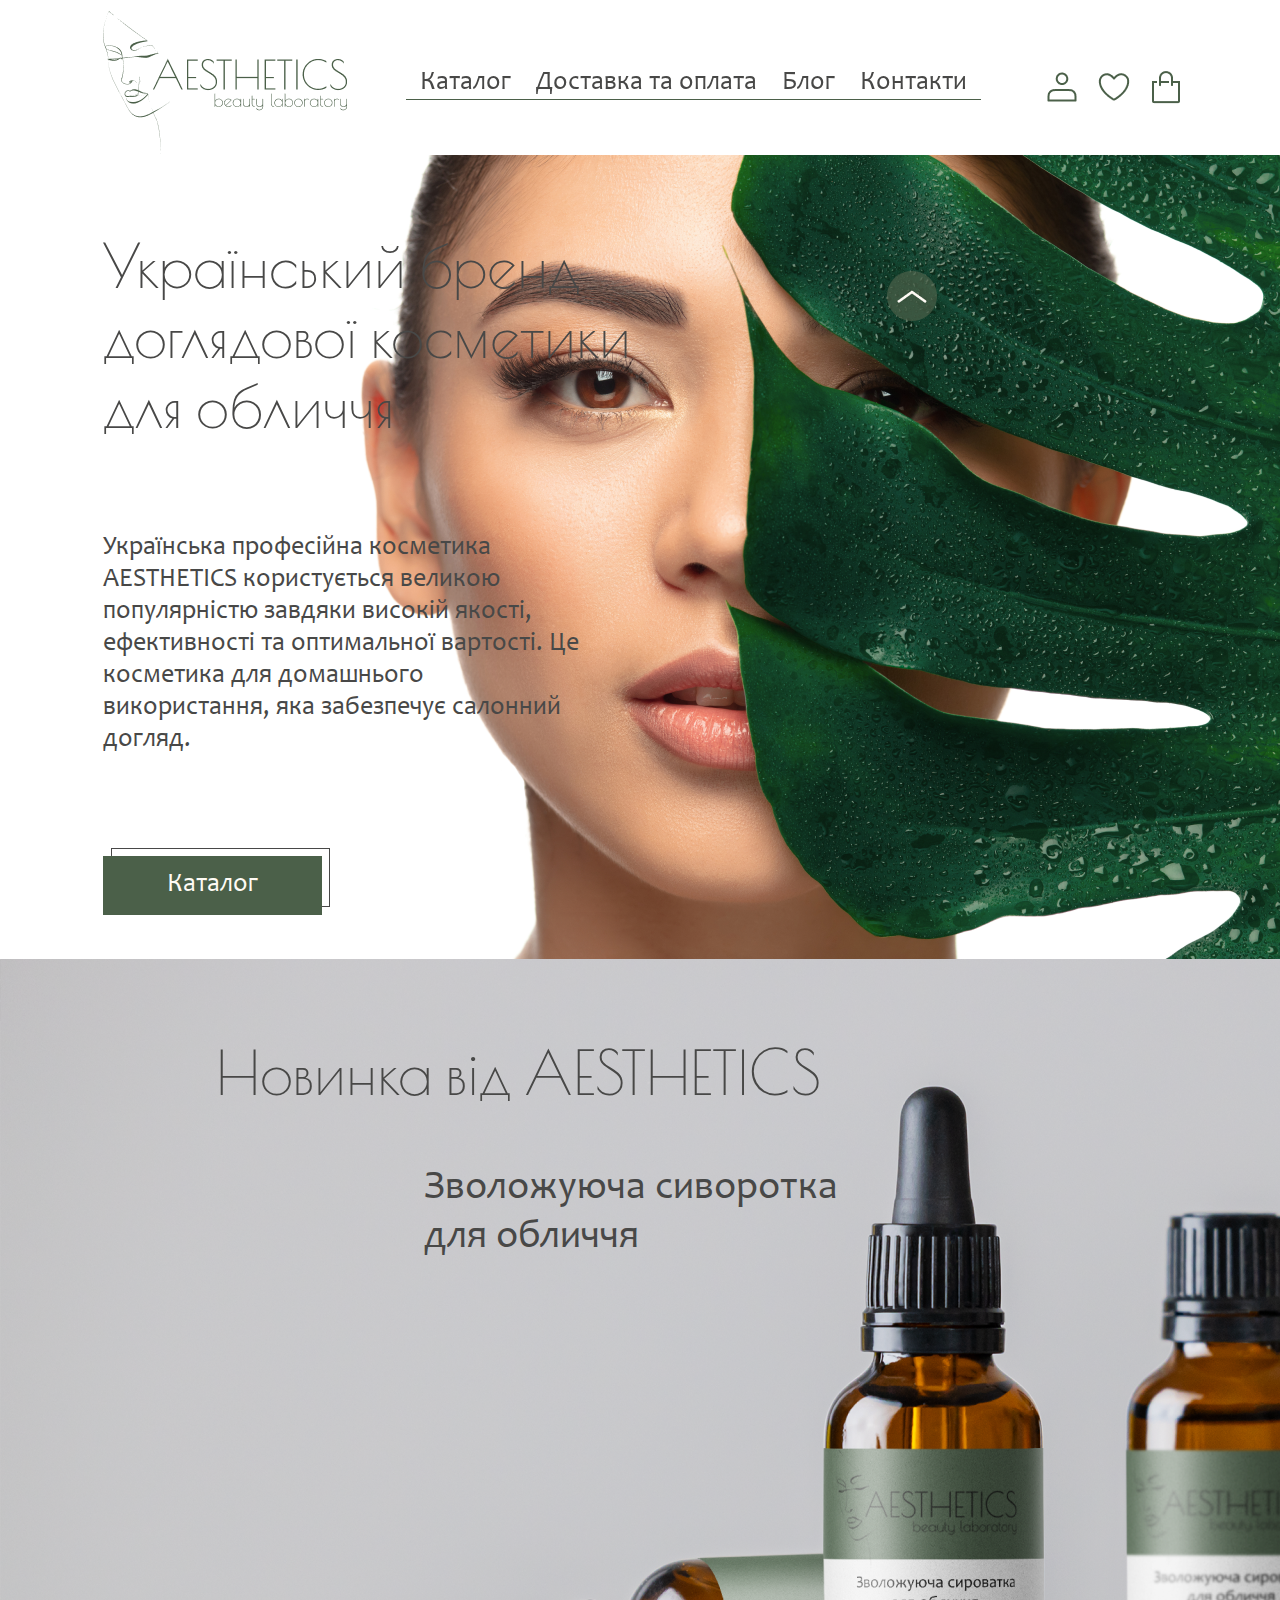
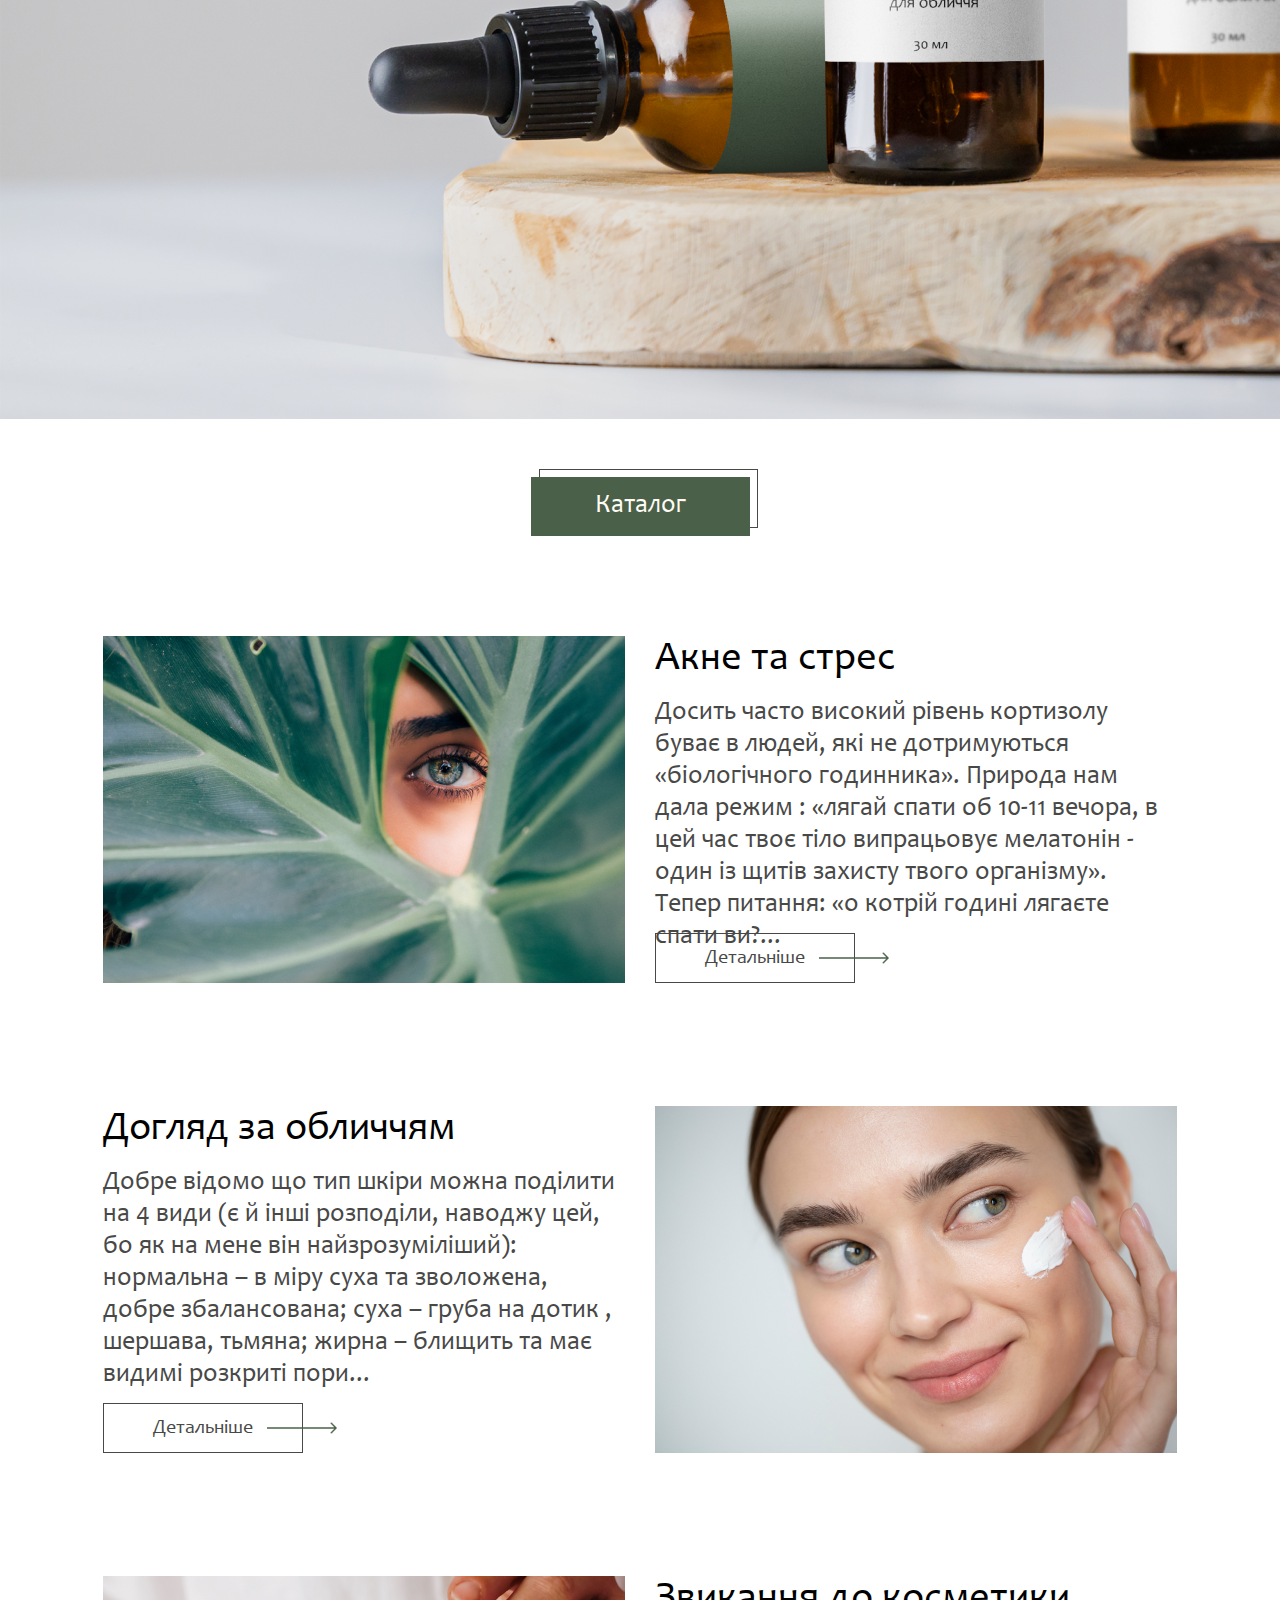
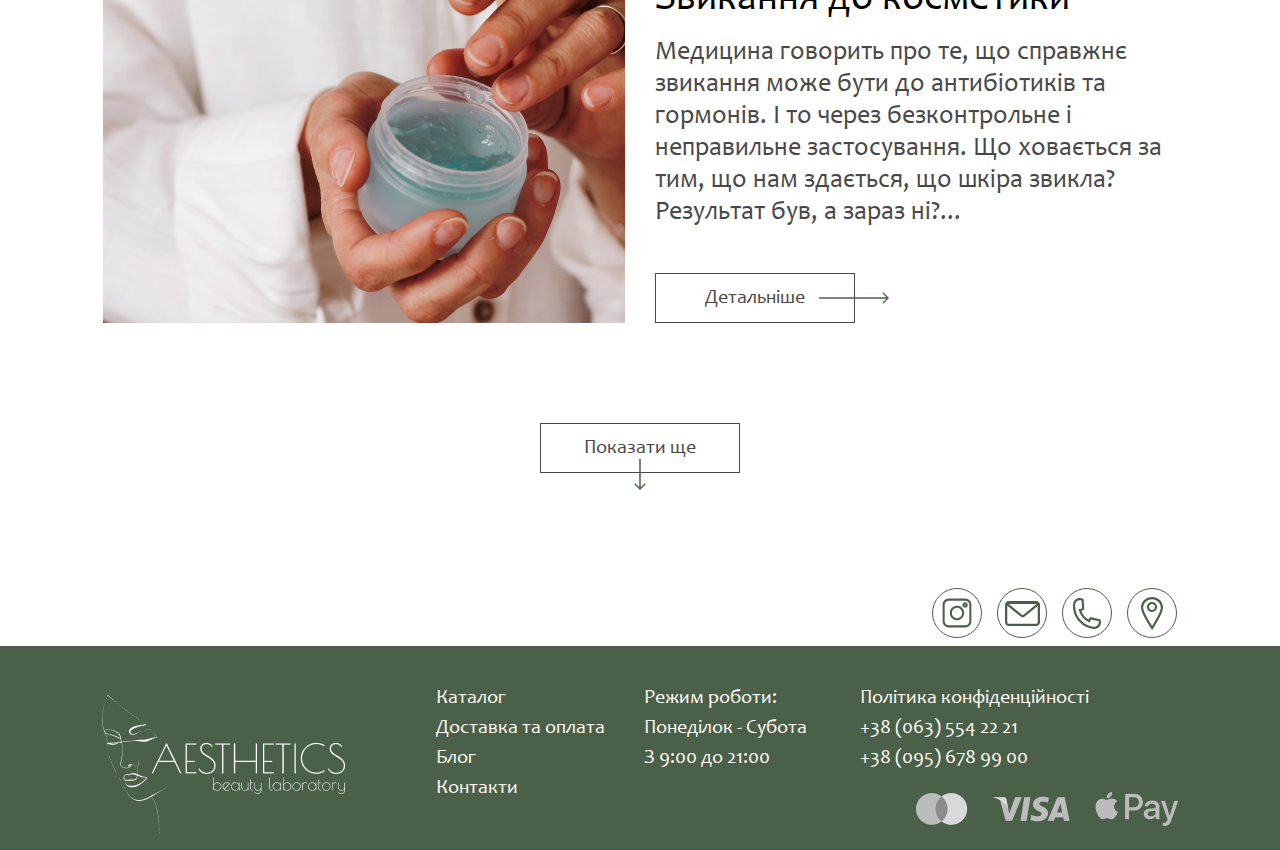
<file: index.html>
<!doctype html>
<html xmlns="http://www.w3.org/1999/xhtml">
<head>
	<meta http-equiv="Content-Type" content="text/html; charset=utf-8" />
	<meta name="viewport" content="width=device-width; initial-scale=1" />
	<link rel="stylesheet" href="css/all.css" type="text/css"/>
	<link rel="stylesheet" href="css/fonts.css" type="text/css"/>
	<link rel="preconnect" href="https://fonts.googleapis.com">
	<link rel="preconnect" href="https://fonts.gstatic.com" crossorigin>
	<link href="https://fonts.googleapis.com/css2?family=Poiret+One&display=swap" rel="stylesheet">
	<!-- <script type="text/javascript" src="js/code.jquery.com_jquery-3.7.0.min.js"></script> -->
	<script type="text/javascript" src="js/main.js"></script>
	<title>Aesthetics</title>
</head>
<body>
	<div id="wrapper">
		<header>
			<div class="layout">
				<div class="logo">
					<a href="./" class="holder-logo"></a>
					<h1>Aesthetics</h1>
				</div>
				<nav class="nav-header">
					<ul class="links">
						<li>
							<a href="./catalog.html">Каталог</a>
						</li>
						<li>
							<a href="./delivery-payment.html">Доставка та оплата</a>
						</li>
						<li>
							<a href="./homepage.html#blog">Блог</a>
						</li>
						<li>
							<a href="./contact-page.html">Контакти</a>
						</li>
					</ul>
					<ul class="icons">
						<li>
							<a href="./personal-area.html">
								<img src="./images/icon-personal_area.png" alt="personal_area">
								<img src="./images/icon-personal_area_hover.png" alt="personal_area">
							</a>
						</li>
						<li>
							<a href="#">
								<img src="./images/icon-favorite.png" alt="favorite">
								<img src="./images/icon-favorite_hover.png" alt="favorite">
							</a>
						</li>
						<li>
							<a href="#" class="cart">
								<img src="./images/icon-cart.png" alt="cart">
								<img src="./images/icon-cart_hover.png" alt="cart">
							</a>
						</li>
						<li class="burger-li">
							<a href="#" class="burger">
								<div class="line top"></div>
								<div class="line center"></div>
								<div class="line bottom"></div>
							</a>
						</li>
					</ul>
				</nav>
				<div class="your-order">
					<div class="close delete-order"></div>
					<h3>Ваше замовлення</h3>
					<h4>В кошику 8 товарів</h4>
					<ul>
						<li class="order-in-heder">
							<img src="./images/img-product-antioxidant_face_cream.png" alt="">
							<div class="info-order">
								<form action="">
									<p>Антиоксидантний крем для обличчя</p>
									<input type="number" min="1" value="1">
								</form>
								<div class="control">
									<div class="delete-order"></div>
									<p>850 грн</p>
								</div>
							</div>
						</li>
						<li class="order-in-heder">
							<img src="./images/img-product-anti_aging_serum_for_the_area_around_the_eyes.png" alt="">
							<div class="info-order">
								<form action="">
									<p>Антивікова сироватка для зони навколо очей</p>
									<input type="number" min="1" value="1">
								</form>
								<div class="control">
									<div class="delete-order"></div>
									<p>900 грн</p>
								</div>
							</div>
						</li>
						<li class="order-in-heder">
							<img src="./images/img-product-lotion_for_normal_and_combination_skin.png" alt="">
							<div class="info-order">
								<form action="">
									<p>Лосьон для нормальної та комбінованої шкіри</p>
									<input type="number" min="1" value="1">
								</form>
								<div class="control">
									<div class="delete-order"></div>
									<p>1050 грн</p>
								</div>
							</div>
						</li>
						<li class="order-in-heder">
							<img src="./images/img-product-antioxidant_face_cream.png" alt="">
							<div class="info-order">
								<form action="">
									<p>Антиоксидантний крем для обличчя</p>
									<input type="number" min="1" value="1">
								</form>
								<div class="control">
									<div class="delete-order"></div>
									<p>850 грн</p>
								</div>
							</div>
						</li>
						<li class="order-in-heder">
							<img src="./images/img-product-anti_aging_serum_for_the_area_around_the_eyes.png" alt="">
							<div class="info-order">
								<form action="">
									<p>Антивікова сироватка для зони навколо очей</p>
									<input type="number" min="1" value="1">
								</form>
								<div class="control">
									<div class="delete-order"></div>
									<p>900 грн</p>
								</div>
							</div>
						</li>
						<li class="order-in-heder">
							<img src="./images/img-product-lotion_for_normal_and_combination_skin.png" alt="">
							<div class="info-order">
								<form action="">
									<p>Лосьон для нормальної та комбінованої шкіри</p>
									<input type="number" min="1" value="1">
								</form>
								<div class="control">
									<div class="delete-order"></div>
									<p>1050 грн</p>
								</div>
							</div>
						</li>
					</ul>
					<div class="total-amount">
						<p>Загальна сумма:</p>
						<p>2800 грн</p>
					</div>
					<a class="continue-shopping" href="#">Продовжити покупки</a>
					<a class="button" href="./placing-an-order.html
					"><span>Купити</span></a>
				</div>
			</div>
		</header>
		<main>
			<a class="back-to-top" href="#"></a>
			<div id="content">
				<section class="first-view">
					<div class="holder">
						<img src="./images/img-first_view.png" alt="first_view">
					</div>
					<div class="text">
						<div class="layout">
							<h2>
								Український бренд доглядової косметики для обличчя
							</h2>
							<p>
								Українська професійна косметика AESTHETICS користується великою популярністю завдяки високій якості, ефективності та оптимальної вартості. Це косметика для домашнього використання, яка забезпечує салонний догляд.
							</p>
							<a class="button" href="./catalog.html">
								<span>Каталог</span>
							</a>
						</div>
					</div>
				</section>
				<section class="new">
					<div class="slider">
						<div>
							<div class="slider-item active">
								<div class="text">
									<h3>Новинка від AESTHETICS </h3>
								<p>
									Зволожуюча сиворотка для обличчя
								</p>
								</div>
							</div>
							<div class="slider-item">
								<div class="text">
									<h3>Новинка від AESTHETICS </h3>
								<p>
									
								</p>
								</div>
							</div>
							<div class="slider-item">
								<div class="text">
									<h3> </h3>
								<p>
									Зволожуюча сиворотка для обличчя
								</p>
								</div>
							</div>
						</div>
					</div>
					<a class="button" href="#">
						<span>Каталог</span>
					</a>
				</section>
				<section class="blog_articles" id="blog">
					<div class="layout">
						<ul class="articles">
							<li class="articles-item">
								<div class="holder">
									<div class="text">
										<h4>Акне та стрес</h4>
										<p>
											Досить часто високий рівень кортизолу буває в людей, які не дотримуються «біологічного годинника». Природа нам дала режим : «лягай спати об 10-11 вечора, в цей час твоє тіло випрацьовує мелатонін - один із щитів захисту твого організму». Тепер питання: «о котрій годині лягаєте спати ви?...
										</p>
									</div>
									<a class="details" href="./blog.html">Детальніше</a>
								</div>
								<img src="./images/img-articles-acne_and_stress.png" alt="acne_and_stress">
								<a class="details bottom" href="./blog.html">Детальніше</a>
							</li>
							<li class="articles-item">
								<div class="holder">
									<div class="text">
										<h4>Догляд за обличчям</h4>
										<p>
											Добре відомо що тип шкіри можна поділити на 4 види (є й інші розподіли, наводжу цей, бо як на мене він найзрозуміліший): нормальна – в міру суха та зволожена, добре збалансована; суха – груба на дотик , шершава, тьмяна; жирна – блищить та має видимі розкриті пори...
										</p>
									</div>
									<a class="details" href="./blog.html">Детальніше</a>
								</div>
								<img src="./images/img-articles_facial.png" alt="articles_facial">
								<a class="details bottom" href="./blog.html">Детальніше</a>
							</li>
							<li class="articles-item">
								<div class="holder">
									<div class="text">
										<h4>Звикання до косметики</h4>
										<p>
											Медицина говорить про те, що справжнє звикання може бути до антибіотиків та гормонів. І то через безконтрольне і неправильне застосування. Що ховається за тим, що нам здається, що шкіра звикла? Результат був, а зараз ні?...
										</p>
									</div>
									<a class="details" href="./blog.html">Детальніше</a>
								</div>
								<img src="./images/img-articles-addiction_to_cosmetics.png"alt="addiction_to_cosmetics">
								<a class="details bottom" href="./blog.html">Детальніше</a>
							</li>
						</ul>
						<a class="show-more" href="#">Показати ще</a>
					</div>
				</section>
			</div>
		</main>
		<footer>
			<section class="socials">
				<div class="layout">
					<ul>
						<li>
							<a href="#">
								<svg width="50" height="50" viewBox="0 0 50 50" fill="none" xmlns="http://www.w3.org/2000/svg">
									<path fill-rule="evenodd" clip-rule="evenodd" d="M16.4286 12.1429C14.0616 12.1429 12.1429 14.0616 12.1429 16.4286V33.5714C12.1429 35.9384 14.0616 37.8571 16.4286 37.8571H33.5714C35.9384 37.8571 37.8571 35.9384 37.8571 33.5714V16.4286C37.8571 14.0616 35.9384 12.1429 33.5714 12.1429H16.4286ZM10 16.4286C10 12.8782 12.8782 10 16.4286 10H33.5714C37.1218 10 40 12.8782 40 16.4286V33.5714C40 37.1218 37.1218 40 33.5714 40H16.4286C12.8782 40 10 37.1218 10 33.5714V16.4286Z" fill="#4B6049"/>
									<path fill-rule="evenodd" clip-rule="evenodd" d="M25 19.6429C22.0413 19.6429 19.6429 22.0413 19.6429 25C19.6429 27.9587 22.0413 30.3571 25 30.3571C27.9587 30.3571 30.3571 27.9587 30.3571 25C30.3571 22.0413 27.9587 19.6429 25 19.6429ZM17.5 25C17.5 20.8579 20.8579 17.5 25 17.5C29.1421 17.5 32.5 20.8579 32.5 25C32.5 29.1421 29.1421 32.5 25 32.5C20.8579 32.5 17.5 29.1421 17.5 25Z" fill="#4B6049"/>
									<path fill-rule="evenodd" clip-rule="evenodd" d="M33.4375 16C33.1268 16 32.875 16.2518 32.875 16.5625C32.875 16.8732 33.1268 17.125 33.4375 17.125C33.7482 17.125 34 16.8732 34 16.5625C34 16.2518 33.7482 16 33.4375 16ZM30.625 16.5625C30.625 15.0092 31.8842 13.75 33.4375 13.75C34.9908 13.75 36.25 15.0092 36.25 16.5625C36.25 18.1158 34.9908 19.375 33.4375 19.375C31.8842 19.375 30.625 18.1158 30.625 16.5625Z" fill="#4B6049"/>
								</svg>
							</a>
						</li>
						<li>
							<a href="#">
								<svg width="35" height="25" viewBox="0 0 35 25" fill="none" xmlns="http://www.w3.org/2000/svg">
									<path fill-rule="evenodd" clip-rule="evenodd" d="M3.85537 2.27273C2.97862 2.27273 2.26787 2.985 2.26787 3.86364V21.1364C2.26787 22.015 2.97862 22.7273 3.85537 22.7273H31.1446C32.0214 22.7273 32.7321 22.015 32.7321 21.1364V3.86364C32.7321 2.985 32.0214 2.27273 31.1446 2.27273H3.85537ZM0 3.86364C0 1.72981 1.72611 0 3.85537 0H31.1446C33.2739 0 35 1.72981 35 3.86364V21.1364C35 23.2702 33.2739 25 31.1446 25H3.85537C1.72611 25 0 23.2702 0 21.1364V3.86364Z" fill="#4B6049"/>
									<path fill-rule="evenodd" clip-rule="evenodd" d="M3.41613 0.684143H31.9539C32.4003 0.680772 32.8367 0.816729 33.2026 1.07324C33.5704 1.33117 33.8485 1.69803 33.9978 2.12235C34.147 2.54668 34.16 3.00719 34.0348 3.43927C33.9106 3.86818 33.6564 4.24774 33.3076 4.52549L19.0389 16.1235L18.3246 15.241L19.0383 16.124C18.6555 16.4348 18.1777 16.6044 17.685 16.6044C17.1923 16.6044 16.7146 16.4348 16.3317 16.124L2.06247 4.52551C1.71364 4.24775 1.45948 3.86819 1.33523 3.43927C1.21007 3.00719 1.22303 2.54668 1.37229 2.12235C1.52154 1.69803 1.7996 1.33117 2.16747 1.07324C2.53333 0.816729 2.96976 0.680772 3.41613 0.684143ZM17.685 14.2976L31.6373 2.95687H3.73279L17.685 14.2976Z" fill="#4B6049"/>
								</svg>
							</a>
						</li>
						<li>
							<a href="#">
								<svg width="28" height="31" viewBox="0 0 28 31" fill="none" xmlns="http://www.w3.org/2000/svg">
									<path fill-rule="evenodd" clip-rule="evenodd" d="M7.03191 2.23429C4.57806 2.00333 2.46019 3.79676 2.24863 6.15605L2.24837 6.15896L2.2481 6.16187C1.16954 17.5325 9.54531 27.6786 21.0296 28.766C23.4829 28.9946 25.6029 27.2036 25.8305 24.8393C25.8511 24.6056 25.851 24.3704 25.8302 24.1367L25.8291 24.1249L25.8283 24.113C25.8107 23.8542 25.7694 23.5982 25.7052 23.3482L18.2553 21.4225C17.7435 21.947 17.3697 22.6004 17.1739 23.3215L16.8399 24.5512L15.703 24.0374C13.3238 22.9621 11.212 21.3476 9.52571 19.3146C7.83938 17.2816 6.62218 14.8828 5.96524 12.2978L5.6362 11.0031L6.93499 10.9132C7.70278 10.8601 8.44128 10.605 9.08125 10.1766L8.58907 2.67675C8.32458 2.54506 8.04739 2.44107 7.76165 2.36663L7.75566 2.36507L7.74969 2.36344C7.51574 2.29955 7.27685 2.25646 7.03571 2.23464L7.03381 2.23447L7.03191 2.23429ZM7.22643 0.0288856C3.65908 -0.305861 0.432292 2.30567 0.103877 5.94977C-1.09495 18.6046 8.22239 29.7775 20.8328 30.9712L20.8342 30.9714C24.4066 31.3047 27.6275 28.6911 27.9747 25.0518L27.975 25.0482L27.9754 25.0446C28.0079 24.6795 28.0082 24.312 27.9764 23.9468C27.9297 23.2786 27.7802 22.6222 27.5334 22.0021L27.3272 21.4841L17.7212 19.0011L17.3061 19.3349C16.574 19.9235 15.9805 20.6665 15.562 21.5079C13.8902 20.5945 12.3976 19.3639 11.1648 17.8777C9.94415 16.4061 9.00441 14.7155 8.39074 12.8947C9.30087 12.638 10.1524 12.1832 10.8851 11.5552L11.307 11.1936L10.6627 1.37573L10.2064 1.07462C9.61856 0.686684 8.97376 0.398654 8.29679 0.221593C7.94599 0.126164 7.5879 0.0616941 7.22643 0.0288856Z" fill="#4B6049"/>
								</svg>
							</a>
						</li>
						<li>
							<a href="#">
								<svg width="22" height="33" viewBox="0 0 22 33" fill="none" xmlns="http://www.w3.org/2000/svg">
									<path fill-rule="evenodd" clip-rule="evenodd" d="M11 2.13276C8.66609 2.13276 6.42778 3.03157 4.77746 4.63145C3.12714 6.23133 2.2 8.40123 2.2 10.6638C2.2 11.7397 2.7393 13.49 3.67956 15.6449C4.59888 17.7518 5.8324 20.0957 7.07717 22.296C8.32003 24.4929 9.56429 26.5294 10.4986 28.0176C10.723 28.3751 10.9294 28.7007 11.1135 28.9891C11.2913 28.7032 11.4904 28.381 11.7067 28.0276C12.6176 26.5391 13.8308 24.5024 15.0427 22.3052C16.2563 20.1047 17.4592 17.7602 18.3558 15.6528C19.2723 13.4987 19.8 11.7449 19.8 10.6638C19.8 8.40123 18.8729 6.23133 17.2225 4.63145C15.5722 3.03157 13.3339 2.13276 11 2.13276ZM11.1254 31.0125C10.2006 31.5898 10.2005 31.5897 10.2003 31.5895L10.1999 31.5888L10.1703 31.5441C10.1508 31.5146 10.1221 31.4711 10.0849 31.4143C10.0103 31.3008 9.90149 31.1343 9.7632 30.921C9.48667 30.4943 9.09227 29.8798 8.61927 29.1264C7.67382 27.6204 6.41172 25.555 5.14823 23.3216C3.88665 21.0916 2.61382 18.6769 1.65338 16.4757C0.713871 14.3226 0 12.2154 0 10.6638C0 7.83559 1.15892 5.12321 3.22182 3.12336C5.28472 1.1235 8.08262 0 11 0C13.9174 0 16.7153 1.1235 18.7782 3.12336C20.8411 5.12321 22 7.83559 22 10.6638C22 12.2092 21.3059 14.3122 20.3896 16.466C19.4535 18.6664 18.2127 21.0808 16.9827 23.3108C15.7509 25.5442 14.5205 27.6097 13.5987 29.1158C13.1376 29.8693 12.753 30.4838 12.4834 30.9106C12.3486 31.1239 12.2425 31.2904 12.1698 31.4039C12.1472 31.4392 12.1279 31.4694 12.1119 31.4943C12.1022 31.5094 12.0937 31.5225 12.0866 31.5337L12.0649 31.5673L12.0573 31.5791C12.0571 31.5793 12.0571 31.5794 11.1254 31.0125ZM11.1254 31.0125L12.0571 31.5794L11.1372 33L10.2006 31.5898L11.1254 31.0125Z" fill="#4B6049"/>
									<path fill-rule="evenodd" clip-rule="evenodd" d="M11 7C9.34315 7 8 8.34315 8 10C8 11.6569 9.34315 13 11 13C12.6569 13 14 11.6569 14 10C14 8.34315 12.6569 7 11 7ZM6 10C6 7.23858 8.23858 5 11 5C13.7614 5 16 7.23858 16 10C16 12.7614 13.7614 15 11 15C8.23858 15 6 12.7614 6 10Z" fill="#4B6049"/>
								</svg>
							</a>
						</li>
					</ul>
				</div>
			</section>
			<section class="info-footer">
				<div class="layout">
					<div class="holder">
						<div class="logo">
							<a href="./homepage.html" class="holder-logo"></a>
						</div>
						<div class="navigation">
							<ul>
								<li>
									<a href="./catalog.html">Каталог</a>
								</li>
								<li>
									<a href="./delivery-payment.html">Доставка та оплата</a>
								</li>
								<li>
									<a href="./homepage.html#blog">Блог</a>
								</li>
								<li>
									<a href="./contact-page.html">Контакти</a>
								</li>
							</ul>
						</div>
						<div class="hours">
							<p>
								Режим роботи:
							</p>
							<p>
								Понеділок - Субота
							</p>
							<p>
								З 9:00 до 21:00
							</p>
						</div>
						<div class="contacts">
							<p>
								Політика конфіденційності
							</p>
							<p>
								+38 (063) 554 22 21 
							</p>
							<p>
								+38 (095) 678 99 00 
							</p>
							<div class="payment">
								<ul>
									<li>
										<a href="#">
											<img class="icons-payment" src="./images/icon-mastercard.png" alt="mastercard">
											<img class="icons-payment" src="./images/icon-mastercard_hover.png" alt="mastercard">
										</a>
									</li>
									<li>
										<a href="#">
											<img class="icons-payment" src="./images/icon-visa.png" alt="visa">
											<img class="icons-payment" src="./images/icon-visa_hover.png" alt="visa">
										</a>
									</li>
									<li>
										<a href="#">
											<img class="icons-payment" src="./images/icon-apay.png" alt="apay">
											<img class="icons-payment" src="./images/icon-apay_hover.png" alt="apay">
										</a>
									</li>
								</ul>
							</div>
						</div>
					</div>
					<div class="mobile">
						<div class="logo">
							<a href="./homepage.html" class="holder-logo"></a>
						</div>
						<div class="holder-mobile">
							<div>
								<div class="hours">
									<p>
										Режим роботи:
									</p>
									<p>
										Понеділок - Субота
									</p>
									<p>
										З 9:00 до 21:00
									</p>
								</div>
								<div class="navigation">
									<ul>
										<li>
											<a href="./catalog.html">Каталог</a>
										</li>
										<li>
											<a href="./delivery-payment.html">Доставка та оплата</a>
										</li>
										<li>
											<a href="./homepage.html#blog">Блог</a>
										</li>
										<li>
											<a href="./contact-page.html">Контакти</a>
										</li>
									</ul>
								</div>
							</div>
							<div class="contacts">
								<div>
									<p>+38 (063) 554 22 21</p>
									<p>+38 (095) 678 99 00</p>
								</div>
								<p>Політика конфіденційності</p>
								<div class="payment">
									<ul>
										<li>
											<a href="#">
												<img class="icons-payment" src="./images/icon-mastercard.png"
													alt="mastercard">
												<img class="icons-payment" src="./images/icon-mastercard_hover.png"
													alt="mastercard">
											</a>
										</li>
										<li>
											<a href="#">
												<img class="icons-payment" src="./images/icon-visa.png" alt="visa">
												<img class="icons-payment" src="./images/icon-visa_hover.png" alt="visa">
											</a>
										</li>
										<li>
											<a href="#">
												<img class="icons-payment" src="./images/icon-apay.png" alt="apay">
												<img class="icons-payment" src="./images/icon-apay_hover.png" alt="apay">
											</a>
										</li>
									</ul>
								</div>
							</div>
						</div>
					</div>
				</div>
			</section>
		</footer>
	</div>
	<script type="text/javascript" src="js/slider.js"></script>
	<script src="js/order.js"></script>
</body>
</html>
</file>
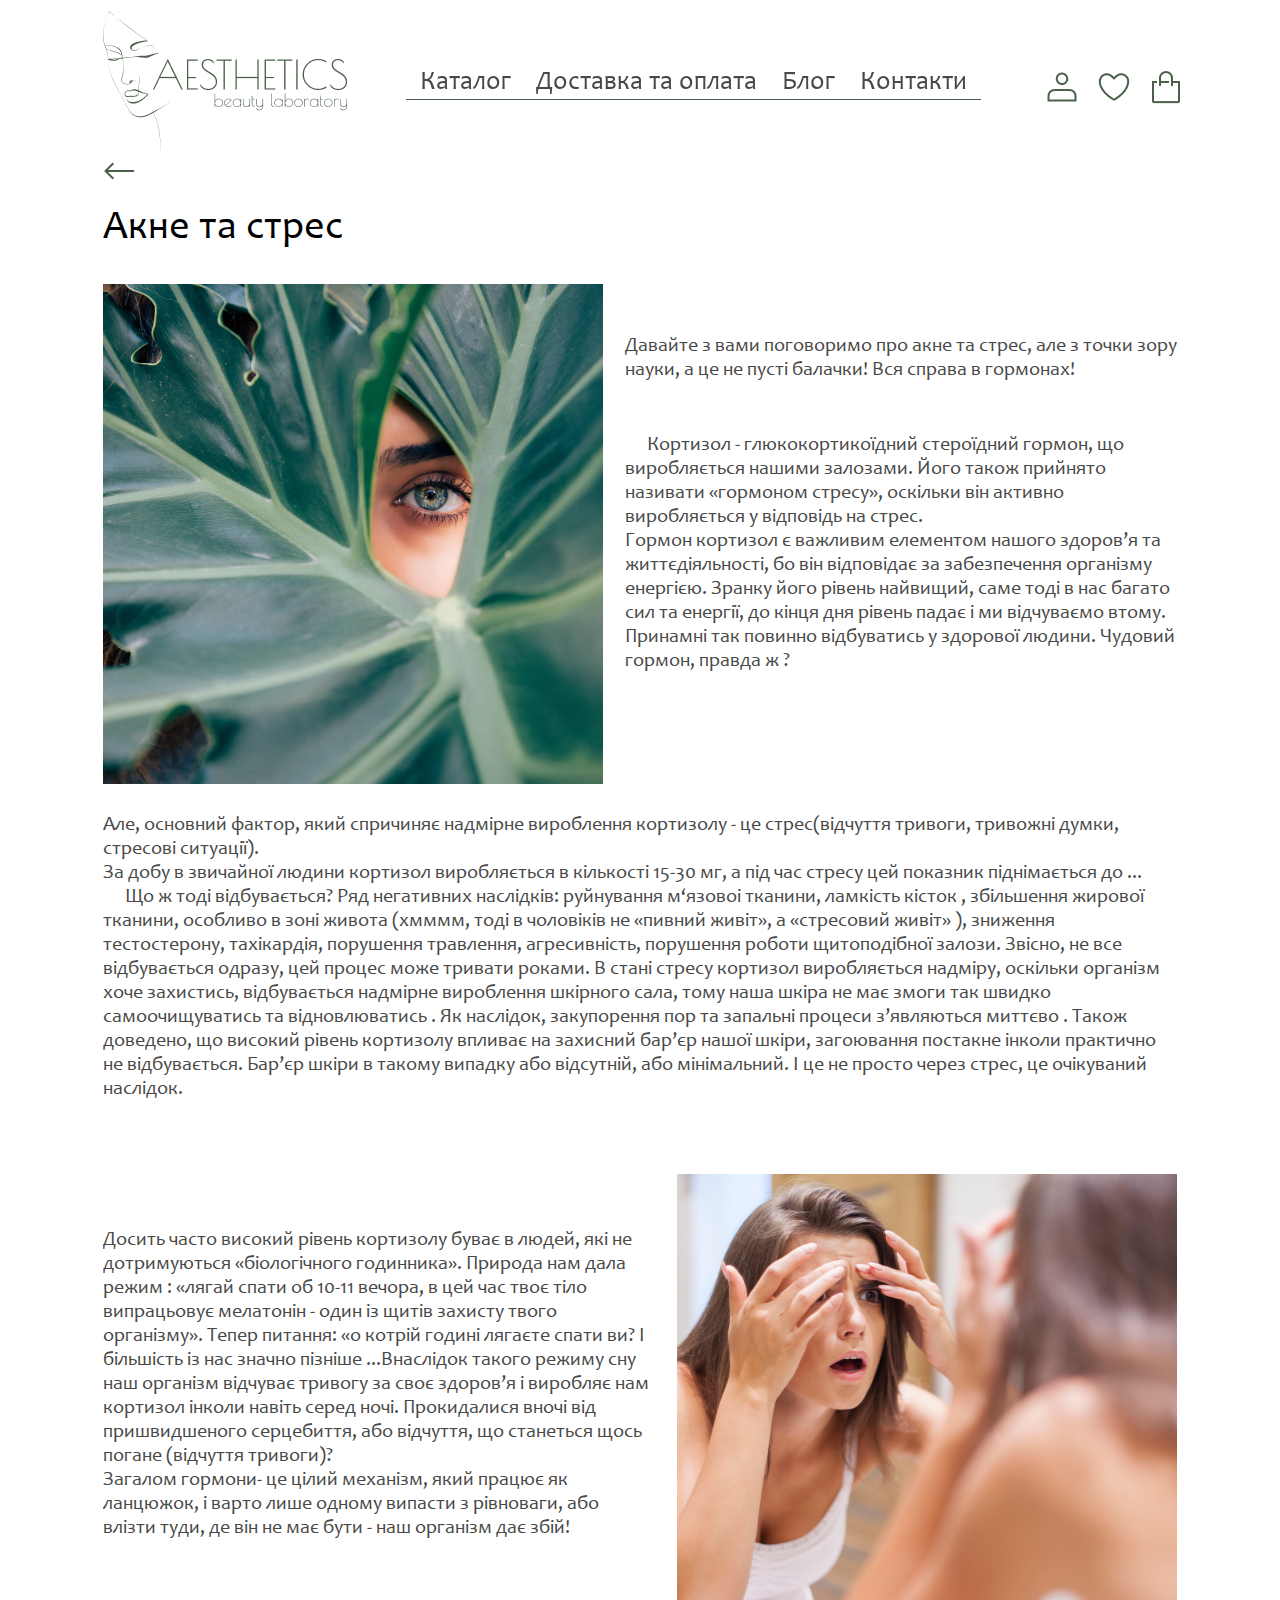
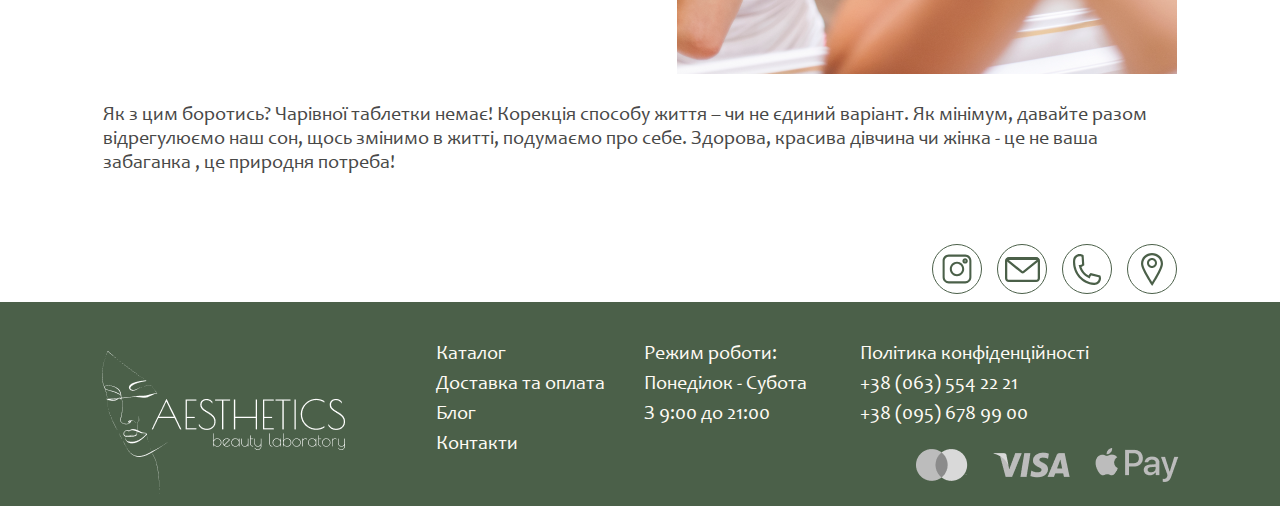
<file: blog.html>
<!doctype html>
<html xmlns="http://www.w3.org/1999/xhtml">

<head>
	<meta http-equiv="Content-Type" content="text/html; charset=utf-8" />
	<meta name="viewport" content="width=device-width; initial-scale=1" />
	<link rel="stylesheet" href="css/all.css" type="text/css" />
	<link rel="stylesheet" href="css/fonts.css" type="text/css" />
	<link rel="preconnect" href="https://fonts.googleapis.com">
	<link rel="preconnect" href="https://fonts.gstatic.com" crossorigin>
	<link href="https://fonts.googleapis.com/css2?family=Poiret+One&display=swap" rel="stylesheet">
	<!-- <scrigitпшpt type="text/javascript" src="js/code.jquery.com_jquery-3.7.0.min.js"></scrigitпшpt> -->
	<script type="text/javascript" src="js/main.js"></script>
	<title>blog</title>
</head>

<body>
	<div id="wrapper">
		<header>
			<div class="layout">
				<div class="logo">
					<a href="./" class="holder-logo"></a>
					<h1>Aesthetics</h1>
				</div>
				<nav class="nav-header">
					<ul class="links">
						<li>
							<a href="./catalog.html">Каталог</a>
						</li>
						<li>
							<a href="./delivery-payment.html">Доставка та оплата</a>
						</li>
						<li>
							<a href="./index.html#blog">Блог</a>
						</li>
						<li>
							<a href="./contact-page.html">Контакти</a>
						</li>
					</ul>
					<ul class="icons">
						<li>
							<a href="./personal-area.html">
								<img src="./images/icon-personal_area.png" alt="personal_area">
								<img src="./images/icon-personal_area_hover.png" alt="personal_area">
							</a>
						</li>
						<li>
							<a href="#">
								<img src="./images/icon-favorite.png" alt="favorite">
								<img src="./images/icon-favorite_hover.png" alt="favorite">
							</a>
						</li>
						<li>
							<a href="#" class="cart">
								<img src="./images/icon-cart.png" alt="cart">
								<img src="./images/icon-cart_hover.png" alt="cart">
							</a>
						</li>
						<li class="burger-li">
							<a href="#" class="burger">
								<div class="line top"></div>
								<div class="line center"></div>
								<div class="line bottom"></div>
							</a>
						</li>
					</ul>
				</nav>
				<div class="your-order">
					<div class="close delete-order"></div>
					<h3>Ваше замовлення</h3>
					<h4>В кошику 8 товарів</h4>
					<ul>
						<li class="order-in-heder">
							<img src="./images/img-product-antioxidant_face_cream.png" alt="">
							<div class="info-order">
								<form action="">
									<p>Антиоксидантний крем для обличчя</p>
									<input type="number" min="1" value="1">
								</form>
								<div class="control">
									<div class="delete-order"></div>
									<p>850 грн</p>
								</div>
							</div>
						</li>
						<li class="order-in-heder">
							<img src="./images/img-product-anti_aging_serum_for_the_area_around_the_eyes.png" alt="">
							<div class="info-order">
								<form action="">
									<p>Антивікова сироватка для зони навколо очей</p>
									<input type="number" min="1" value="1">
								</form>
								<div class="control">
									<div class="delete-order"></div>
									<p>900 грн</p>
								</div>
							</div>
						</li>
						<li class="order-in-heder">
							<img src="./images/img-product-lotion_for_normal_and_combination_skin.png" alt="">
							<div class="info-order">
								<form action="">
									<p>Лосьон для нормальної та комбінованої шкіри</p>
									<input type="number" min="1" value="1">
								</form>
								<div class="control">
									<div class="delete-order"></div>
									<p>1050 грн</p>
								</div>
							</div>
						</li>
						<li class="order-in-heder">
							<img src="./images/img-product-antioxidant_face_cream.png" alt="">
							<div class="info-order">
								<form action="">
									<p>Антиоксидантний крем для обличчя</p>
									<input type="number" min="1" value="1">
								</form>
								<div class="control">
									<div class="delete-order"></div>
									<p>850 грн</p>
								</div>
							</div>
						</li>
						<li class="order-in-heder">
							<img src="./images/img-product-anti_aging_serum_for_the_area_around_the_eyes.png" alt="">
							<div class="info-order">
								<form action="">
									<p>Антивікова сироватка для зони навколо очей</p>
									<input type="number" min="1" value="1">
								</form>
								<div class="control">
									<div class="delete-order"></div>
									<p>900 грн</p>
								</div>
							</div>
						</li>
						<li class="order-in-heder">
							<img src="./images/img-product-lotion_for_normal_and_combination_skin.png" alt="">
							<div class="info-order">
								<form action="">
									<p>Лосьон для нормальної та комбінованої шкіри</p>
									<input type="number" min="1" value="1">
								</form>
								<div class="control">
									<div class="delete-order"></div>
									<p>1050 грн</p>
								</div>
							</div>
						</li>
					</ul>
					<div class="total-amount">
						<p>Загальна сумма:</p>
						<p>2800 грн</p>
					</div>
					<a class="continue-shopping" href="#">Продовжити покупки</a>
					<a class="button" href="./placing-an-order.html
					"><span>Купити</span></a>
				</div>
			</div>
		</header>
		<main>
			<div id="content">
				<section class="blog">
					<div class="layout">
						<a class="back" href="./catalog.html"></a>
						<h3>Акне та стрес </h3>
						<div class="img-top">
							<div>
								<p>
									Давайте з вами поговоримо про акне та стрес, але з точки зору науки, а це не пусті балачки! Вся справа в гормонах!
								</p>
								<p class="indent">
									Кортизол - глюкокортикоїдний стероїдний гормон, що виробляється нашими залозами.  Його також прийнято називати «гормоном стресу», оскільки він активно виробляється у відповідь на стрес. <br>
									Гормон кортизол є важливим елементом нашого здоров’я та життєдіяльності, бо він відповідає за забезпечення організму енергією. Зранку його рівень найвищий, саме тоді в нас багато сил та енергії, до кінця дня рівень падає і ми відчуваємо втому. Принамні так повинно відбуватись у здорової людини. Чудовий гормон, правда ж ?
								</p>
							</div>
							<img src="./images/img-articles_small-acne_and_stress.png" alt="">
						</div>
						<span>
							<p>
								Але, основний фактор, який спричиняє надмірне вироблення кортизолу - це стрес(відчуття тривоги, тривожні думки, стресові ситуації). <br>
								За добу в звичайної людини кортизол виробляється в кількості 15-30 мг, а під час стресу цей показник піднімається до ... <br>
							</p>
							<p class="indent">
								Що ж тоді відбувається? Ряд негативних наслідків: руйнування м‘язовоі тканини, ламкість кісток , збільшення жирової тканини, особливо в зоні живота (хмммм, тоді в чоловіків не «пивний живіт», а «стресовий живіт» ), зниження тестостерону, тахікардія, порушення травлення, агресивність, порушення роботи щитоподібної залози. Звісно, не все відбувається одразу, цей процес може тривати роками. В стані стресу кортизол виробляється надміру, оскільки організм хоче захистись, відбувається надмірне вироблення шкірного сала, тому  наша шкіра не має змоги так швидко самоочищуватись та відновлюватись . Як наслідок, закупорення пор та запальні процеси з’являються миттєво . Також доведено, що високий рівень кортизолу впливає на захисний бар’єр нашої шкіри, загоювання постакне інколи практично не відбувається. Бар’єр шкіри в такому випадку або відсутній, або мінімальний. І це не просто через стрес, це очікуваний наслідок.
							</p>
						</span>
						<div class="img-bottom">
							<img src="./images/img-articles-acne_and_stress_2.png" alt="">
							<p>
								Досить часто високий рівень кортизолу буває в людей, які не дотримуються «біологічного годинника». Природа нам дала режим : «лягай спати об 10-11 вечора, в цей час твоє тіло випрацьовує мелатонін -  один із щитів захисту твого організму». Тепер питання: «о котрій годині лягаєте спати ви? І більшість із нас значно пізніше  ...Внаслідок такого режиму сну наш організм відчуває тривогу за своє здоров’я  і виробляє  нам кортизол інколи навіть серед ночі. Прокидалися вночі від пришвидшеного серцебиття, або відчуття, що станеться щось погане (відчуття тривоги)? <br>
								Загалом гормони-  це цілий механізм, який працює як ланцюжок, і варто лише одному  випасти з рівноваги,  або влізти туди, де він не має бути - наш організм дає збій!
							</p>
						</div>
						<span>
							<p>
								Як з цим боротись? Чарівної таблетки немає! Корекція способу життя – чи не єдиний варіант. Як мінімум, давайте разом відрегулюємо наш сон, щось змінимо в житті, подумаємо про себе. Здорова, красива дівчина чи жінка - це не ваша забаганка , це природня потреба!
							</p>
						</span>
					</div>
				</section>
			</div>
		</main>
		<footer>
			<section class="socials">
				<div class="layout">
					<ul>
						<li>
							<a href="#">
								<svg width="50" height="50" viewBox="0 0 50 50" fill="none" xmlns="http://www.w3.org/2000/svg">
									<path fill-rule="evenodd" clip-rule="evenodd" d="M16.4286 12.1429C14.0616 12.1429 12.1429 14.0616 12.1429 16.4286V33.5714C12.1429 35.9384 14.0616 37.8571 16.4286 37.8571H33.5714C35.9384 37.8571 37.8571 35.9384 37.8571 33.5714V16.4286C37.8571 14.0616 35.9384 12.1429 33.5714 12.1429H16.4286ZM10 16.4286C10 12.8782 12.8782 10 16.4286 10H33.5714C37.1218 10 40 12.8782 40 16.4286V33.5714C40 37.1218 37.1218 40 33.5714 40H16.4286C12.8782 40 10 37.1218 10 33.5714V16.4286Z" fill="#4B6049"/>
									<path fill-rule="evenodd" clip-rule="evenodd" d="M25 19.6429C22.0413 19.6429 19.6429 22.0413 19.6429 25C19.6429 27.9587 22.0413 30.3571 25 30.3571C27.9587 30.3571 30.3571 27.9587 30.3571 25C30.3571 22.0413 27.9587 19.6429 25 19.6429ZM17.5 25C17.5 20.8579 20.8579 17.5 25 17.5C29.1421 17.5 32.5 20.8579 32.5 25C32.5 29.1421 29.1421 32.5 25 32.5C20.8579 32.5 17.5 29.1421 17.5 25Z" fill="#4B6049"/>
									<path fill-rule="evenodd" clip-rule="evenodd" d="M33.4375 16C33.1268 16 32.875 16.2518 32.875 16.5625C32.875 16.8732 33.1268 17.125 33.4375 17.125C33.7482 17.125 34 16.8732 34 16.5625C34 16.2518 33.7482 16 33.4375 16ZM30.625 16.5625C30.625 15.0092 31.8842 13.75 33.4375 13.75C34.9908 13.75 36.25 15.0092 36.25 16.5625C36.25 18.1158 34.9908 19.375 33.4375 19.375C31.8842 19.375 30.625 18.1158 30.625 16.5625Z" fill="#4B6049"/>
								</svg>
							</a>
						</li>
						<li>
							<a href="#">
								<svg width="35" height="25" viewBox="0 0 35 25" fill="none" xmlns="http://www.w3.org/2000/svg">
									<path fill-rule="evenodd" clip-rule="evenodd" d="M3.85537 2.27273C2.97862 2.27273 2.26787 2.985 2.26787 3.86364V21.1364C2.26787 22.015 2.97862 22.7273 3.85537 22.7273H31.1446C32.0214 22.7273 32.7321 22.015 32.7321 21.1364V3.86364C32.7321 2.985 32.0214 2.27273 31.1446 2.27273H3.85537ZM0 3.86364C0 1.72981 1.72611 0 3.85537 0H31.1446C33.2739 0 35 1.72981 35 3.86364V21.1364C35 23.2702 33.2739 25 31.1446 25H3.85537C1.72611 25 0 23.2702 0 21.1364V3.86364Z" fill="#4B6049"/>
									<path fill-rule="evenodd" clip-rule="evenodd" d="M3.41613 0.684143H31.9539C32.4003 0.680772 32.8367 0.816729 33.2026 1.07324C33.5704 1.33117 33.8485 1.69803 33.9978 2.12235C34.147 2.54668 34.16 3.00719 34.0348 3.43927C33.9106 3.86818 33.6564 4.24774 33.3076 4.52549L19.0389 16.1235L18.3246 15.241L19.0383 16.124C18.6555 16.4348 18.1777 16.6044 17.685 16.6044C17.1923 16.6044 16.7146 16.4348 16.3317 16.124L2.06247 4.52551C1.71364 4.24775 1.45948 3.86819 1.33523 3.43927C1.21007 3.00719 1.22303 2.54668 1.37229 2.12235C1.52154 1.69803 1.7996 1.33117 2.16747 1.07324C2.53333 0.816729 2.96976 0.680772 3.41613 0.684143ZM17.685 14.2976L31.6373 2.95687H3.73279L17.685 14.2976Z" fill="#4B6049"/>
								</svg>
							</a>
						</li>
						<li>
							<a href="#">
								<svg width="28" height="31" viewBox="0 0 28 31" fill="none" xmlns="http://www.w3.org/2000/svg">
									<path fill-rule="evenodd" clip-rule="evenodd" d="M7.03191 2.23429C4.57806 2.00333 2.46019 3.79676 2.24863 6.15605L2.24837 6.15896L2.2481 6.16187C1.16954 17.5325 9.54531 27.6786 21.0296 28.766C23.4829 28.9946 25.6029 27.2036 25.8305 24.8393C25.8511 24.6056 25.851 24.3704 25.8302 24.1367L25.8291 24.1249L25.8283 24.113C25.8107 23.8542 25.7694 23.5982 25.7052 23.3482L18.2553 21.4225C17.7435 21.947 17.3697 22.6004 17.1739 23.3215L16.8399 24.5512L15.703 24.0374C13.3238 22.9621 11.212 21.3476 9.52571 19.3146C7.83938 17.2816 6.62218 14.8828 5.96524 12.2978L5.6362 11.0031L6.93499 10.9132C7.70278 10.8601 8.44128 10.605 9.08125 10.1766L8.58907 2.67675C8.32458 2.54506 8.04739 2.44107 7.76165 2.36663L7.75566 2.36507L7.74969 2.36344C7.51574 2.29955 7.27685 2.25646 7.03571 2.23464L7.03381 2.23447L7.03191 2.23429ZM7.22643 0.0288856C3.65908 -0.305861 0.432292 2.30567 0.103877 5.94977C-1.09495 18.6046 8.22239 29.7775 20.8328 30.9712L20.8342 30.9714C24.4066 31.3047 27.6275 28.6911 27.9747 25.0518L27.975 25.0482L27.9754 25.0446C28.0079 24.6795 28.0082 24.312 27.9764 23.9468C27.9297 23.2786 27.7802 22.6222 27.5334 22.0021L27.3272 21.4841L17.7212 19.0011L17.3061 19.3349C16.574 19.9235 15.9805 20.6665 15.562 21.5079C13.8902 20.5945 12.3976 19.3639 11.1648 17.8777C9.94415 16.4061 9.00441 14.7155 8.39074 12.8947C9.30087 12.638 10.1524 12.1832 10.8851 11.5552L11.307 11.1936L10.6627 1.37573L10.2064 1.07462C9.61856 0.686684 8.97376 0.398654 8.29679 0.221593C7.94599 0.126164 7.5879 0.0616941 7.22643 0.0288856Z" fill="#4B6049"/>
								</svg>
							</a>
						</li>
						<li>
							<a href="#">
								<svg width="22" height="33" viewBox="0 0 22 33" fill="none" xmlns="http://www.w3.org/2000/svg">
									<path fill-rule="evenodd" clip-rule="evenodd" d="M11 2.13276C8.66609 2.13276 6.42778 3.03157 4.77746 4.63145C3.12714 6.23133 2.2 8.40123 2.2 10.6638C2.2 11.7397 2.7393 13.49 3.67956 15.6449C4.59888 17.7518 5.8324 20.0957 7.07717 22.296C8.32003 24.4929 9.56429 26.5294 10.4986 28.0176C10.723 28.3751 10.9294 28.7007 11.1135 28.9891C11.2913 28.7032 11.4904 28.381 11.7067 28.0276C12.6176 26.5391 13.8308 24.5024 15.0427 22.3052C16.2563 20.1047 17.4592 17.7602 18.3558 15.6528C19.2723 13.4987 19.8 11.7449 19.8 10.6638C19.8 8.40123 18.8729 6.23133 17.2225 4.63145C15.5722 3.03157 13.3339 2.13276 11 2.13276ZM11.1254 31.0125C10.2006 31.5898 10.2005 31.5897 10.2003 31.5895L10.1999 31.5888L10.1703 31.5441C10.1508 31.5146 10.1221 31.4711 10.0849 31.4143C10.0103 31.3008 9.90149 31.1343 9.7632 30.921C9.48667 30.4943 9.09227 29.8798 8.61927 29.1264C7.67382 27.6204 6.41172 25.555 5.14823 23.3216C3.88665 21.0916 2.61382 18.6769 1.65338 16.4757C0.713871 14.3226 0 12.2154 0 10.6638C0 7.83559 1.15892 5.12321 3.22182 3.12336C5.28472 1.1235 8.08262 0 11 0C13.9174 0 16.7153 1.1235 18.7782 3.12336C20.8411 5.12321 22 7.83559 22 10.6638C22 12.2092 21.3059 14.3122 20.3896 16.466C19.4535 18.6664 18.2127 21.0808 16.9827 23.3108C15.7509 25.5442 14.5205 27.6097 13.5987 29.1158C13.1376 29.8693 12.753 30.4838 12.4834 30.9106C12.3486 31.1239 12.2425 31.2904 12.1698 31.4039C12.1472 31.4392 12.1279 31.4694 12.1119 31.4943C12.1022 31.5094 12.0937 31.5225 12.0866 31.5337L12.0649 31.5673L12.0573 31.5791C12.0571 31.5793 12.0571 31.5794 11.1254 31.0125ZM11.1254 31.0125L12.0571 31.5794L11.1372 33L10.2006 31.5898L11.1254 31.0125Z" fill="#4B6049"/>
									<path fill-rule="evenodd" clip-rule="evenodd" d="M11 7C9.34315 7 8 8.34315 8 10C8 11.6569 9.34315 13 11 13C12.6569 13 14 11.6569 14 10C14 8.34315 12.6569 7 11 7ZM6 10C6 7.23858 8.23858 5 11 5C13.7614 5 16 7.23858 16 10C16 12.7614 13.7614 15 11 15C8.23858 15 6 12.7614 6 10Z" fill="#4B6049"/>
								</svg>
							</a>
						</li>
					</ul>
				</div>
			</section>
			<section class="info-footer">
				<div class="layout">
					<div class="holder">
						<div class="logo">
							<a href="./" class="holder-logo"></a>
						</div>
						<div class="navigation">
							<ul>
								<li>
									<a href="./catalog.html">Каталог</a>
								</li>
								<li>
									<a href="./delivery-payment.html">Доставка та оплата</a>
								</li>
								<li>
									<a href="./index.html#blog">Блог</a>
								</li>
								<li>
									<a href="./contact-page.html">Контакти</a>
								</li>
							</ul>
						</div>
						<div class="hours">
							<p>
								Режим роботи:
							</p>
							<p>
								Понеділок - Субота
							</p>
							<p>
								З 9:00 до 21:00
							</p>
						</div>
						<div class="contacts">
							<p>
								Політика конфіденційності
							</p>
							<p>
								+38 (063) 554 22 21 
							</p>
							<p>
								+38 (095) 678 99 00 
							</p>
							<div class="payment">
								<ul>
									<li>
										<a href="#">
											<img class="icons-payment" src="./images/icon-mastercard.png" alt="mastercard">
											<img class="icons-payment" src="./images/icon-mastercard_hover.png" alt="mastercard">
										</a>
									</li>
									<li>
										<a href="#">
											<img class="icons-payment" src="./images/icon-visa.png" alt="visa">
											<img class="icons-payment" src="./images/icon-visa_hover.png" alt="visa">
										</a>
									</li>
									<li>
										<a href="#">
											<img class="icons-payment" src="./images/icon-apay.png" alt="apay">
											<img class="icons-payment" src="./images/icon-apay_hover.png" alt="apay">
										</a>
									</li>
								</ul>
							</div>
						</div>
					</div>
					<div class="mobile">
						<div class="logo">
							<a href="./" class="holder-logo"></a>
						</div>
						<div class="holder-mobile">
							<div>
								<div class="hours">
									<p>
										Режим роботи:
									</p>
									<p>
										Понеділок - Субота
									</p>
									<p>
										З 9:00 до 21:00
									</p>
								</div>
								<div class="navigation">
									<ul>
										<li>
											<a href="./catalog.html">Каталог</a>
										</li>
										<li>
											<a href="./delivery-payment.html">Доставка та оплата</a>
										</li>
										<li>
											<a href="./index.html#blog">Блог</a>
										</li>
										<li>
											<a href="./contact-page.html">Контакти</a>
										</li>
									</ul>
								</div>
							</div>
							<div class="contacts">
								<div>
									<p>+38 (063) 554 22 21</p>
									<p>+38 (095) 678 99 00</p>
								</div>
								<p>Політика конфіденційності</p>
								<div class="payment">
									<ul>
										<li>
											<a href="#">
												<img class="icons-payment" src="./images/icon-mastercard.png"
													alt="mastercard">
												<img class="icons-payment" src="./images/icon-mastercard_hover.png"
													alt="mastercard">
											</a>
										</li>
										<li>
											<a href="#">
												<img class="icons-payment" src="./images/icon-visa.png" alt="visa">
												<img class="icons-payment" src="./images/icon-visa_hover.png" alt="visa">
											</a>
										</li>
										<li>
											<a href="#">
												<img class="icons-payment" src="./images/icon-apay.png" alt="apay">
												<img class="icons-payment" src="./images/icon-apay_hover.png" alt="apay">
											</a>
										</li>
									</ul>
								</div>
							</div>
						</div>
					</div>
				</div>
			</section>
		</footer>
	</div>
</body>

</html>
</file>
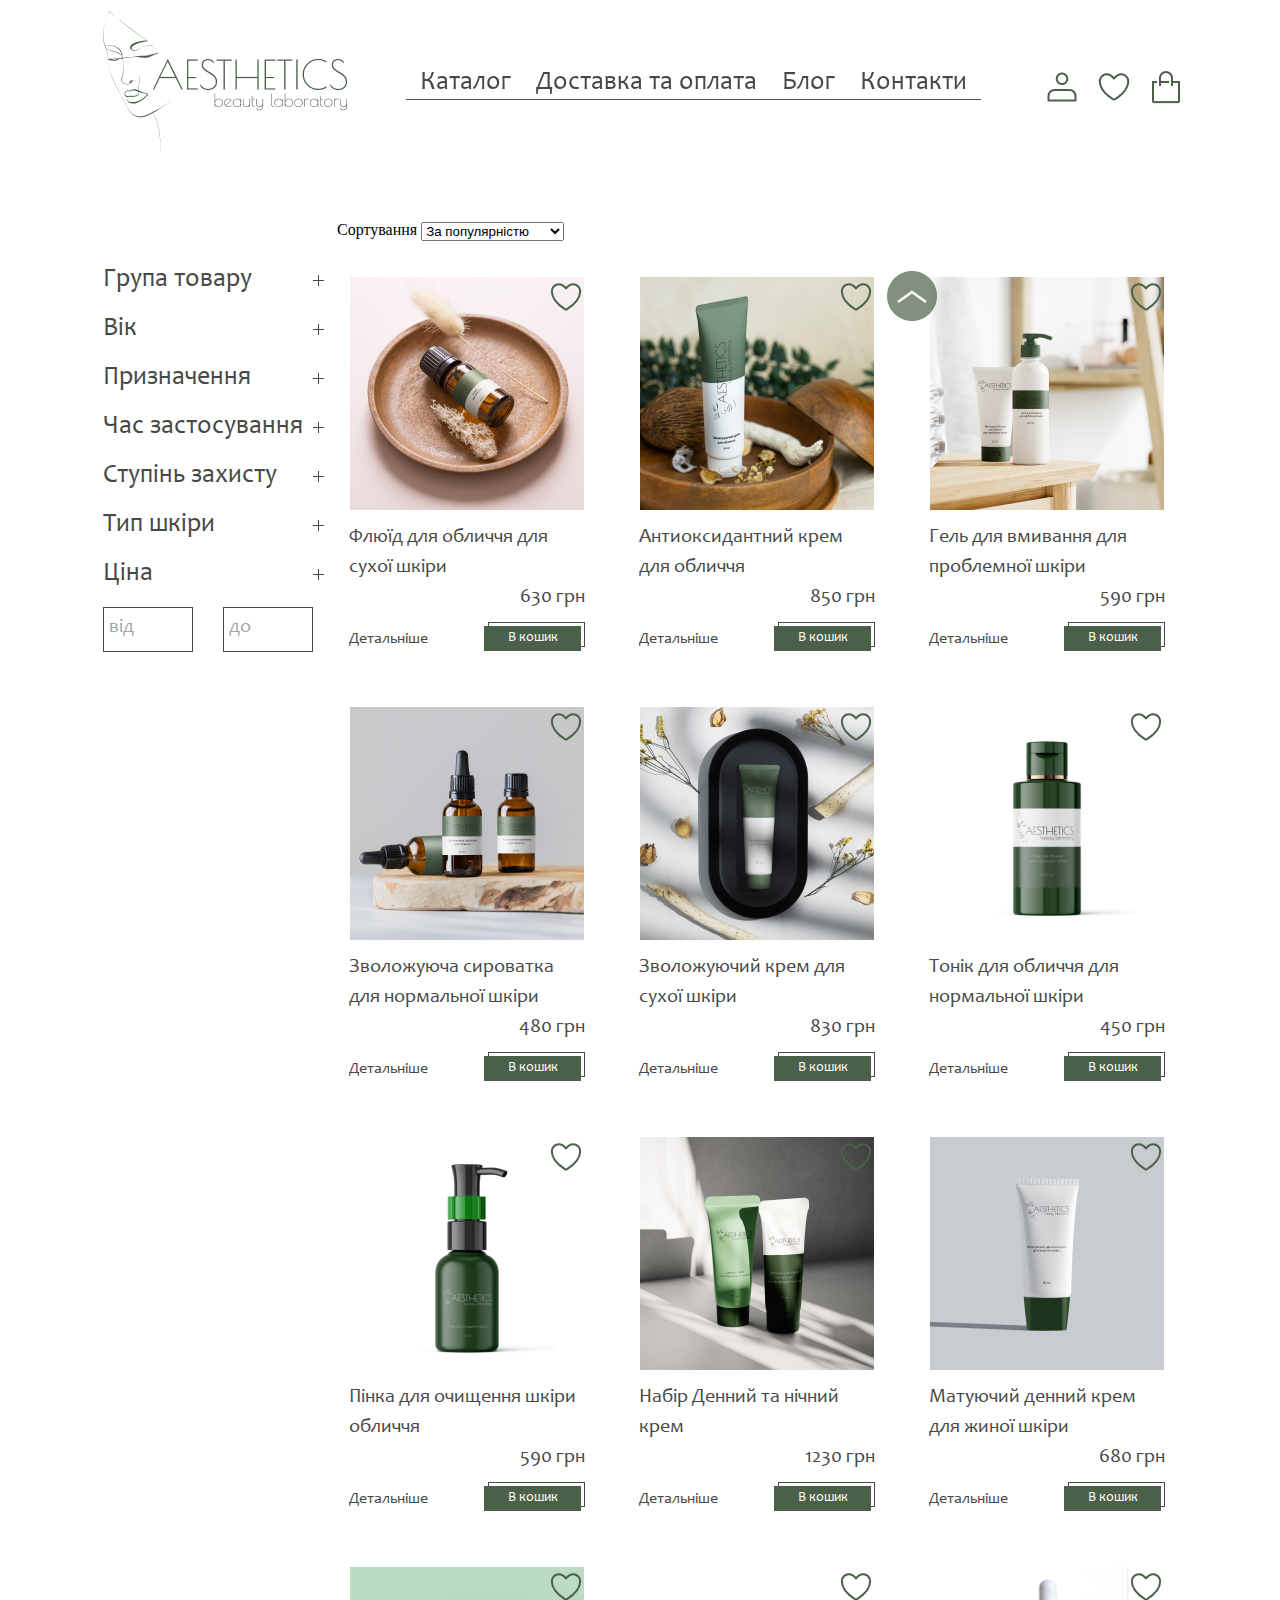
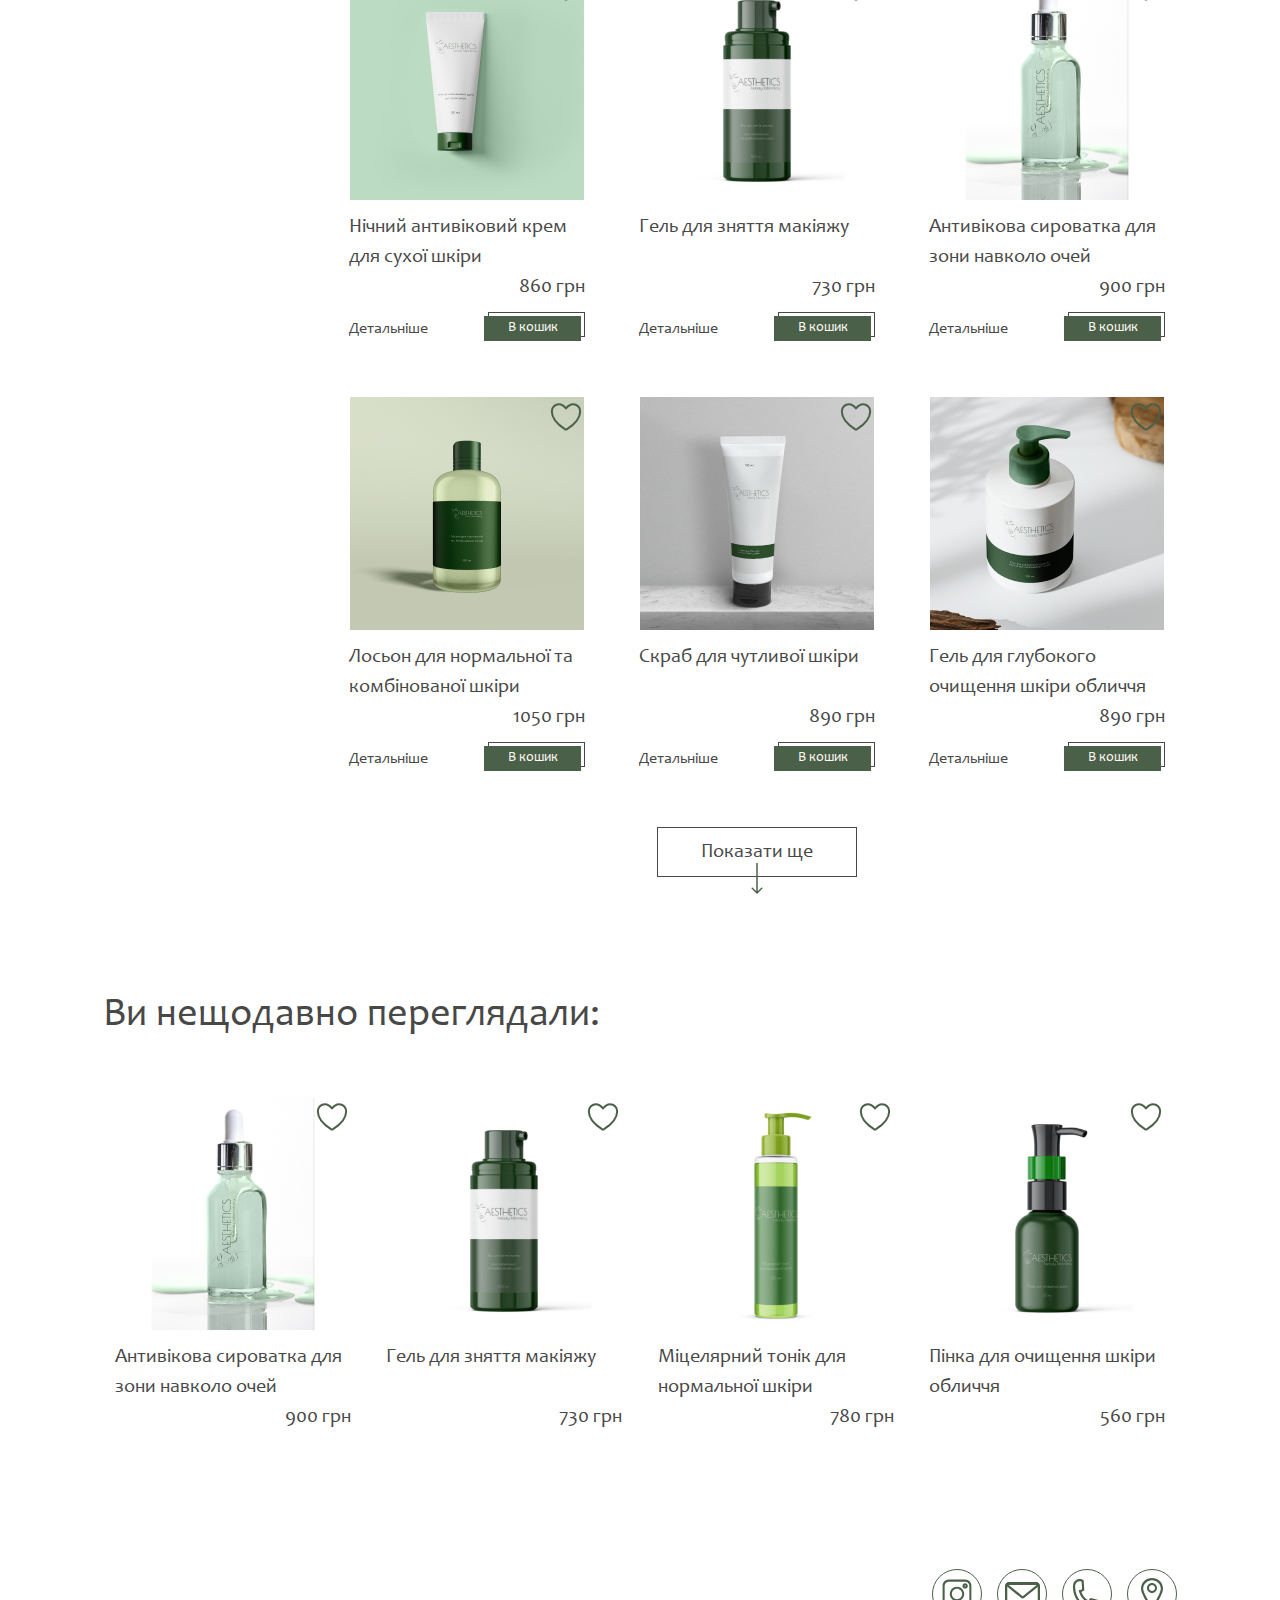
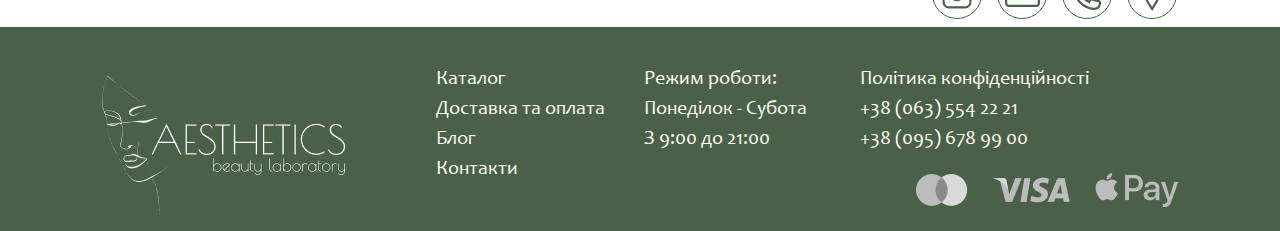
<file: catalog.html>
<!doctype html>
<html xmlns="http://www.w3.org/1999/xhtml">

<head>
	<meta http-equiv="Content-Type" content="text/html; charset=utf-8" />
	<meta name="viewport" content="width=device-width; initial-scale=1" />
	<link rel="stylesheet" href="css/all.css" type="text/css" />
	<link rel="stylesheet" href="css/fonts.css" type="text/css" />
	<link rel="preconnect" href="https://fonts.googleapis.com">
	<link rel="preconnect" href="https://fonts.gstatic.com" crossorigin>
	<link href="https://fonts.googleapis.com/css2?family=Poiret+One&display=swap" rel="stylesheet">
	<!-- <script type="text/javascript" src="js/code.jquery.com_jquery-3.7.0.min.js"></script> -->
	<script type="text/javascript" src="js/main.js"></script>
	<title>catalog</title>
</head>

<body>
	<div id="wrapper">
		<header>
			<div class="layout">
				<div class="logo">
					<a href="./" class="holder-logo"></a>
					<h1>Aesthetics</h1>
				</div>
				<nav class="nav-header">
					<ul class="links">
						<li>
							<a href="./catalog.html">Каталог</a>
						</li>
						<li>
							<a href="./delivery-payment.html">Доставка та оплата</a>
						</li>
						<li>
							<a href="./index.html">Блог</a>
						</li>
						<li>
							<a href="./contact-page.html">Контакти</a>
						</li>
					</ul>
					<ul class="icons">
						<li>
							<a href="./personal-area.html">
								<img src="./images/icon-personal_area.png" alt="personal_area">
								<img src="./images/icon-personal_area_hover.png" alt="personal_area">
							</a>
						</li>
						<li>
							<a href="#">
								<img src="./images/icon-favorite.png" alt="favorite">
								<img src="./images/icon-favorite_hover.png" alt="favorite">
							</a>
						</li>
						<li>
							<a href="#" class="cart">
								<img src="./images/icon-cart.png" alt="cart">
								<img src="./images/icon-cart_hover.png" alt="cart">
							</a>
						</li>
						<li class="burger-li">
							<a href="#" class="burger">
								<div class="line top"></div>
								<div class="line center"></div>
								<div class="line bottom"></div>
							</a>
						</li>
					</ul>
				</nav>
				<div class="your-order">
					<div class="close delete-order"></div>
					<h3>Ваше замовлення</h3>
					<h4>В кошику 8 товарів</h4>
					<ul>
						<li class="order-in-heder">
							<img src="./images/img-product-antioxidant_face_cream.png" alt="">
							<div class="info-order">
								<form action="">
									<p>Антиоксидантний крем для обличчя</p>
									<input type="number" min="1" value="1">
								</form>
								<div class="control">
									<div class="delete-order"></div>
									<p>850 грн</p>
								</div>
							</div>
						</li>
						<li class="order-in-heder">
							<img src="./images/img-product-anti_aging_serum_for_the_area_around_the_eyes.png" alt="">
							<div class="info-order">
								<form action="">
									<p>Антивікова сироватка для зони навколо очей</p>
									<input type="number" min="1" value="1">
								</form>
								<div class="control">
									<div class="delete-order"></div>
									<p>900 грн</p>
								</div>
							</div>
						</li>
						<li class="order-in-heder">
							<img src="./images/img-product-lotion_for_normal_and_combination_skin.png" alt="">
							<div class="info-order">
								<form action="">
									<p>Лосьон для нормальної та комбінованої шкіри</p>
									<input type="number" min="1" value="1">
								</form>
								<div class="control">
									<div class="delete-order"></div>
									<p>1050 грн</p>
								</div>
							</div>
						</li>
						<li class="order-in-heder">
							<img src="./images/img-product-antioxidant_face_cream.png" alt="">
							<div class="info-order">
								<form action="">
									<p>Антиоксидантний крем для обличчя</p>
									<input type="number" min="1" value="1">
								</form>
								<div class="control">
									<div class="delete-order"></div>
									<p>850 грн</p>
								</div>
							</div>
						</li>
						<li class="order-in-heder">
							<img src="./images/img-product-anti_aging_serum_for_the_area_around_the_eyes.png" alt="">
							<div class="info-order">
								<form action="">
									<p>Антивікова сироватка для зони навколо очей</p>
									<input type="number" min="1" value="1">
								</form>
								<div class="control">
									<div class="delete-order"></div>
									<p>900 грн</p>
								</div>
							</div>
						</li>
						<li class="order-in-heder">
							<img src="./images/img-product-lotion_for_normal_and_combination_skin.png" alt="">
							<div class="info-order">
								<form action="">
									<p>Лосьон для нормальної та комбінованої шкіри</p>
									<input type="number" min="1" value="1">
								</form>
								<div class="control">
									<div class="delete-order"></div>
									<p>1050 грн</p>
								</div>
							</div>
						</li>
					</ul>
					<div class="total-amount">
						<p>Загальна сумма:</p>
						<p>2800 грн</p>
					</div>
					<a class="continue-shopping" href="#">Продовжити покупки</a>
					<a class="button" href="./placing-an-order.html
					"><span>Купити</span></a>
				</div>
			</div>
		</header>
		<main id="content">
			<div class="layout">
				<span class="back-to-top"></span>
				<section class="catalog">
					<div class="sorting">
						<form action="#">
							<label for="sort">Сортування</label>
							<select id="sort">
								<option value="">За популярністю </option>
								<option value="">За рейтингом </option>
								<option value="">За ціною: від вищої </option>
								<option value="">За ціною: від нищої </option>
							</select>
						</form>
					</div>
					<div class="holder-catalog">
						<aside class="asidebar-filter">
								<form action="#" class="holder-group">
									<div class="group">
										<h4 class="title">Група товару</h4>
										<div class="box">
											<div class="row">
												<input class="row-input" id="gel-for-washing" type="checkbox">
												<label class="row-label" for="gel-for-washing">Гель для вмивання</label>
											</div>
											<div class="row">
												<input class="row-input" id="face-cream" type="checkbox">
												<label class="row-label" for="face-cream">Крем для обличчя</label>
											</div>
											<div class="row">
												<input class="row-input" id="face-mask" type="checkbox">
												<label class="row-label" for="face-mask">Маска для обличчя</label>
											</div>
											<div class="row">
												<input class="row-input" id="foam-for-washing" type="checkbox">
												<label class="row-label" for="foam-for-washing">Пінка для вмивання</label>
											</div>
											<div class="row">
												<input class="row-input" id="face-serum" type="checkbox">
												<label class="row-label" for="face-serum">Сироватка для обличчя</label>
											</div>
											<div class="row">
												<input class="row-input" id="tonic-for-the-face" type="checkbox">
												<label class="row-label" for="tonic-for-the-face">Тонік для обличчя</label>
											</div>
										</div>
									</div>
									<div class="group">
										<h4  class="title">Вік</h4>
										<div class="box">
											<div class="row">
												<input class="row-input" id="to-ten" type="checkbox">
												<label class="row-label" for="to-ten">0 - 10</label>
											</div>
											<div class="row">
												<input class="row-input" id="ten-to-twenty" type="checkbox">
												<label class="row-label" for="ten-to-twenty">10 - 20</label>
											</div>
											<div class="row">
												<input class="row-input" id="twenty-to-thirty" type="checkbox">
												<label class="row-label" for="twenty-to-thirty">20 - 30</label>
											</div>
											<div class="row">
												<input class="row-input" id="thirty-to-forty" type="checkbox">
												<label class="row-label" for="thirty-to-forty">30 - 40</label>
											</div>
											<div class="row">
												<input class="row-input" id="from-forty" type="checkbox">
												<label class="row-label" for="from-forty">40+</label>
											</div>
										</div>
									</div>
									<div class="group">
										<h4  class="title">Призначення</h4>
										<div class="box">
											<div class="row">
												<input class="row-input" id="for-the-face" type="checkbox">
												<label class="row-label" for="for-the-face">Для обличчя</label>
											</div>
											<div class="row">
												<input class="row-input" id="for-legs" type="checkbox">
												<label class="row-label" for="for-legs">Для ніг</label>
											</div>
											<div class="row">
												<input class="row-input" id="for-the-body" type="checkbox">
												<label class="row-label" for="for-the-body">Для тіла</label>
											</div>
											<div class="row">
												<input class="row-input" id="for-hair" type="checkbox">
												<label class="row-label" for="for-hair">Для волосся</label>
											</div>
											<div class="row">
												<input class="row-input" id="for-hands" type="checkbox">
												<label class="row-label" for="for-hands">Для рук</label>
											</div>
										</div>
									</div>
									<div class="group">
										<h4 class="title">Час застосування</h4>
										<div class="box">
											<div class="row">
												<input class="row-input" id="morning" type="checkbox">
												<label class="row-label" for="morning">Ранок</label>
											</div>
											<div class="row">
												<input class="row-input" id="during-the-day" type="checkbox">
												<label class="row-label" for="during-the-day">Протягом дня</label>
											</div>
											<div class="row">
												<input class="row-input" id="tonight" type="checkbox">
												<label class="row-label" for="tonight">Ввечері</label>
											</div>
											<div class="row">
												<input class="row-input" id="for-night" type="checkbox">
												<label class="row-label" for="for-night">На ніч</label>
											</div>
										</div>
									</div>
									<div class="group">
										<h4 class="title">Ступінь захисту</h4>
										<div class="box">
											<div class="row">
												<input class="row-input" id="ten-fifteen" type="checkbox">
												<label class="row-label" for="ten-fifteen">SPF10 - 15</label>
											</div>
											<div class="row">
												<input class="row-input" id="twenty-thirty" type="checkbox">
												<label class="row-label" for="twenty-thirty">SPF20 - 30</label>
											</div>
											<div class="row">
												<input class="row-input" id="thirty-forty" type="checkbox">
												<label class="row-label" for="thirty-forty">SPF30 - 40</label>
											</div>
											<div class="row">
												<input class="row-input" id="forty-fifty" type="checkbox">
												<label class="row-label" for="forty-fifty">SPF40 - 50</label>
											</div>
											<div class="row">
												<input class="row-input" id="fifty-one_hundred" type="checkbox">
												<label class="row-label" for="fifty-one_hundred">SPF50 - 100</label>
											</div>
										</div>
									</div>
									<div class="group">
										<h4 class="title">Тип шкіри</h4>
										<div class="box">
											<div class="row">
												 <input class="row-input" id="all-types" type="checkbox">
												<label class="row-label" for="all-types">Всі типи</label>
											</div>
											<div class="row">
												<input class="row-input" id="fat" type="checkbox">
												<label class="row-label" for="fat">Жирна</label>
											</div>
											<div class="row">
												<input class="row-input" id="dry" type="checkbox">
												<label class="row-label" for="dry">Суха</label>
											</div>
											<div class="row">
												<input class="row-input" id="normal" type="checkbox">
												<label class="row-label" for="normal">Нормальна</label>
											</div>
											<div class="row">
												<input class="row-input" id="sensitive" type="checkbox">
												<label class="row-label" for="sensitive">Чутлива</label>
											</div>
										</div>
									</div>
									<div class="group">
										<h4>Ціна</h4>
										<div class="price-input">
											<input type="text" placeholder="від">
											<input type="text" placeholder="до">
										</div>
									</div>
								</form>
						</aside>
						<div class="catalog-body">
							<ul class="items">
									<li class="product">
										<a href="./productCard.html" class="more-details-holder"></a>
										<svg class="favourites" width="32" height="28" viewBox="0 0 32 28" fill="none" xmlns="http://www.w3.org/2000/svg">
											<path d="M8.91536 1.25C5.00395 1.25 1.83203 4.38933 1.83203 8.2625C1.83203 11.3891 3.07161 18.8096 15.2734 26.3108C15.4919 26.4438 15.7429 26.5142 15.9987 26.5142C16.2545 26.5142 16.5055 26.4438 16.724 26.3108C28.9258 18.8096 30.1654 11.3891 30.1654 8.2625C30.1654 4.38933 26.9934 1.25 23.082 1.25C19.1706 1.25 15.9987 5.5 15.9987 5.5C15.9987 5.5 12.8268 1.25 8.91536 1.25Z" stroke="#4B6049" stroke-width="2" stroke-linecap="round" stroke-linejoin="round"/>
										</svg>
										<img class="item-photo" src="./images/img-product-facial_fluid_for_dry_skin.png"
											alt="facial_fluid_for_dry_skin">
										<div class="info">
											<p>Флюїд для обличчя для сухої шкіри</p>
											<div class="mobile">
												<p class="price">630 грн</p>
												<a href="#" class="cart-button">
													<img src="./images/icon-cart.png" alt="cart">
												</a>
											</div>
											<div class="controls">
												<a href="./productCard.html" class="more-details">Детальніше</a>
												<a href="#" class="button small">
													<span>В кошик</span>
												</a>
											</div>
										</div>
									</li>
									<li class="product">
										<a href="./productCard.html" class="more-details-holder"></a>
										<svg class="favourites" width="32" height="28" viewBox="0 0 32 28" fill="none" xmlns="http://www.w3.org/2000/svg">
											<path d="M8.91536 1.25C5.00395 1.25 1.83203 4.38933 1.83203 8.2625C1.83203 11.3891 3.07161 18.8096 15.2734 26.3108C15.4919 26.4438 15.7429 26.5142 15.9987 26.5142C16.2545 26.5142 16.5055 26.4438 16.724 26.3108C28.9258 18.8096 30.1654 11.3891 30.1654 8.2625C30.1654 4.38933 26.9934 1.25 23.082 1.25C19.1706 1.25 15.9987 5.5 15.9987 5.5C15.9987 5.5 12.8268 1.25 8.91536 1.25Z" stroke="#4B6049" stroke-width="2" stroke-linecap="round" stroke-linejoin="round"/>
										</svg>
										<img class="item-photo" src="./images/img-product-antioxidant_face_cream.png"
											alt="antioxidant_face_cream">
										<div class="info">
											<p>Антиоксидантний крем для обличчя</p>
											<div class="mobile">
												<p class="price">850 грн</p>
												<a href="#" class="cart-button">
													<img src="./images/icon-cart.png" alt="cart">
												</a>
											</div>
											<div class="controls">
												<a href="./productCard.html" class="more-details">Детальніше</a>
												<a href="#" class="button small">
													<span>В кошик</span>
												</a>
											</div>
										</div>
									</li>
									<li class="product">
										<svg class="favourites" width="32" height="28" viewBox="0 0 32 28" fill="none" xmlns="http://www.w3.org/2000/svg">
											<path d="M8.91536 1.25C5.00395 1.25 1.83203 4.38933 1.83203 8.2625C1.83203 11.3891 3.07161 18.8096 15.2734 26.3108C15.4919 26.4438 15.7429 26.5142 15.9987 26.5142C16.2545 26.5142 16.5055 26.4438 16.724 26.3108C28.9258 18.8096 30.1654 11.3891 30.1654 8.2625C30.1654 4.38933 26.9934 1.25 23.082 1.25C19.1706 1.25 15.9987 5.5 15.9987 5.5C15.9987 5.5 12.8268 1.25 8.91536 1.25Z" stroke="#4B6049" stroke-width="2" stroke-linecap="round" stroke-linejoin="round"/>
										</svg>
										<img class="item-photo"
											src="./images/img-product-gel_for_washing_for_problematic_skin.png"
											alt="gel_for_washing_for_problematic_skin">
										<div class="info">
											<p>Гель для вмивання для проблемної шкіри</p>
											<div class="mobile">
												<p class="price">590 грн</p>
												<a href="#" class="cart-button">
													<img src="./images/icon-cart.png" alt="cart">
												</a>
											</div>
											<div class="controls">
												<a href="./productCard.html" class="more-details">Детальніше</a>
												<a href="#" class="button small">
													<span>В кошик</span>
												</a>
											</div>
										</div>
									</li>
									<li class="product">
										<a href="./productCard.html" class="more-details-holder"></a>
										<svg class="favourites" width="32" height="28" viewBox="0 0 32 28" fill="none" xmlns="http://www.w3.org/2000/svg">
											<path d="M8.91536 1.25C5.00395 1.25 1.83203 4.38933 1.83203 8.2625C1.83203 11.3891 3.07161 18.8096 15.2734 26.3108C15.4919 26.4438 15.7429 26.5142 15.9987 26.5142C16.2545 26.5142 16.5055 26.4438 16.724 26.3108C28.9258 18.8096 30.1654 11.3891 30.1654 8.2625C30.1654 4.38933 26.9934 1.25 23.082 1.25C19.1706 1.25 15.9987 5.5 15.9987 5.5C15.9987 5.5 12.8268 1.25 8.91536 1.25Z" stroke="#4B6049" stroke-width="2" stroke-linecap="round" stroke-linejoin="round"/>
										</svg>
										<img class="item-photo"
											src="./images/img-product-moisturizing_serum_for_normal_skin.png"
											alt="moisturizing_serum_for_normal_skin">
										<div class="info">
											<p>Зволожуюча сироватка для нормальної шкіри</p>
											<div class="mobile">
												<p class="price">480 грн</p>
												<a href="#" class="cart-button">
													<img src="./images/icon-cart.png" alt="cart">
												</a>
											</div>
											<div class="controls">
												<a href="./productCard.html" class="more-details">Детальніше</a>
												<a href="#" class="button small">
													<span>В кошик</span>
												</a>
											</div>
										</div>
									</li>
									<li class="product">
										<a href="./productCard.html" class="more-details-holder"></a>
										<svg class="favourites" width="32" height="28" viewBox="0 0 32 28" fill="none" xmlns="http://www.w3.org/2000/svg">
											<path d="M8.91536 1.25C5.00395 1.25 1.83203 4.38933 1.83203 8.2625C1.83203 11.3891 3.07161 18.8096 15.2734 26.3108C15.4919 26.4438 15.7429 26.5142 15.9987 26.5142C16.2545 26.5142 16.5055 26.4438 16.724 26.3108C28.9258 18.8096 30.1654 11.3891 30.1654 8.2625C30.1654 4.38933 26.9934 1.25 23.082 1.25C19.1706 1.25 15.9987 5.5 15.9987 5.5C15.9987 5.5 12.8268 1.25 8.91536 1.25Z" stroke="#4B6049" stroke-width="2" stroke-linecap="round" stroke-linejoin="round"/>
										</svg>
										<img class="item-photo" src="./images/img-product-moisturizing_cream_for_dry_skin.png"
											alt="moisturizing_cream_for_dry_skin">
										<div class="info">
											<p>Зволожуючий крем для сухої шкіри</p>
											<div class="mobile">
												<p class="price">830 грн</p>
												<a href="#" class="cart-button">
													<img src="./images/icon-cart.png" alt="cart">
												</a>
											</div>
											<div class="controls">
												<a href="./productCard.html" class="more-details">Детальніше</a>
												<a href="#" class="button small">
													<span>В кошик</span>
												</a>
											</div>
										</div>
									</li>
									<li class="product">
										<a href="./productCard.html" class="more-details-holder"></a>
										<a href="./productCard.html" class="more-details-holder"></a>
										<svg class="favourites" width="32" height="28" viewBox="0 0 32 28" fill="none" xmlns="http://www.w3.org/2000/svg">
											<path d="M8.91536 1.25C5.00395 1.25 1.83203 4.38933 1.83203 8.2625C1.83203 11.3891 3.07161 18.8096 15.2734 26.3108C15.4919 26.4438 15.7429 26.5142 15.9987 26.5142C16.2545 26.5142 16.5055 26.4438 16.724 26.3108C28.9258 18.8096 30.1654 11.3891 30.1654 8.2625C30.1654 4.38933 26.9934 1.25 23.082 1.25C19.1706 1.25 15.9987 5.5 15.9987 5.5C15.9987 5.5 12.8268 1.25 8.91536 1.25Z" stroke="#4B6049" stroke-width="2" stroke-linecap="round" stroke-linejoin="round"/>
										</svg>
										<img class="item-photo"
											src="./images/img-priduct-tonic_for_the_face_for_normal_skin.png"
											alt="tonic_for_the_face_for_normal_skin">
										<div class="info">
											<p>Тонік для обличчя для нормальної шкіри</p>
											<div class="mobile">
												<p class="price">450 грн</p>
												<a href="#" class="cart-button">
													<img src="./images/icon-cart.png" alt="cart">
												</a>
											</div>
											<div class="controls">
												<a href="./productCard.html" class="more-details">Детальніше</a>
												<a href="#" class="button small">
													<span>В кошик</span>
												</a>
											</div>
										</div>
									</li>
									<li class="product">
										<a href="./productCard.html" class="more-details-holder"></a>
										<svg class="favourites" width="32" height="28" viewBox="0 0 32 28" fill="none" xmlns="http://www.w3.org/2000/svg">
											<path d="M8.91536 1.25C5.00395 1.25 1.83203 4.38933 1.83203 8.2625C1.83203 11.3891 3.07161 18.8096 15.2734 26.3108C15.4919 26.4438 15.7429 26.5142 15.9987 26.5142C16.2545 26.5142 16.5055 26.4438 16.724 26.3108C28.9258 18.8096 30.1654 11.3891 30.1654 8.2625C30.1654 4.38933 26.9934 1.25 23.082 1.25C19.1706 1.25 15.9987 5.5 15.9987 5.5C15.9987 5.5 12.8268 1.25 8.91536 1.25Z" stroke="#4B6049" stroke-width="2" stroke-linecap="round" stroke-linejoin="round"/>
										</svg>
										<img class="item-photo" src="./images/img-product-foam_for_cleaning_facial_skin.png"
											alt="foam_for_cleaning_facial_skin">
										<div class="info">
											<p>Пінка для очищення шкіри обличчя</p>
											<div class="mobile">
												<p class="price">590 грн</p>
												<a href="#" class="cart-button">
													<img src="./images/icon-cart.png" alt="cart">
												</a>
											</div>
											<div class="controls">
												<a href="./productCard.html" class="more-details">Детальніше</a>
												<a href="#" class="button small">
													<span>В кошик</span>
												</a>
											</div>
										</div>
									</li>
									<li class="product">
										<a href="./productCard.html" class="more-details-holder"></a>
										<a href="./productCard.html" class="more-details-holder"></a>
										<svg class="favourites" width="32" height="28" viewBox="0 0 32 28" fill="none" xmlns="http://www.w3.org/2000/svg">
											<path d="M8.91536 1.25C5.00395 1.25 1.83203 4.38933 1.83203 8.2625C1.83203 11.3891 3.07161 18.8096 15.2734 26.3108C15.4919 26.4438 15.7429 26.5142 15.9987 26.5142C16.2545 26.5142 16.5055 26.4438 16.724 26.3108C28.9258 18.8096 30.1654 11.3891 30.1654 8.2625C30.1654 4.38933 26.9934 1.25 23.082 1.25C19.1706 1.25 15.9987 5.5 15.9987 5.5C15.9987 5.5 12.8268 1.25 8.91536 1.25Z" stroke="#4B6049" stroke-width="2" stroke-linecap="round" stroke-linejoin="round"/>
										</svg>
										<img class="item-photo" src="./images/img-product-day_and_night_cream_set.png"
											alt="day_and_night_cream_set">
										<div class="info">
											<p>Набір Денний та нічний крем</p>
											<div class="mobile">
												<p class="price">1230 грн</p>
												<a href="#" class="cart-button">
													<img src="./images/icon-cart.png" alt="cart">
												</a>
											</div>
											<div class="controls">
												<a href="./productCard.html" class="more-details">Детальніше</a>
												<a href="#" class="button small">
													<span>В кошик</span>
												</a>
											</div>
										</div>
									</li>
									<li class="product">
										<a href="./productCard.html" class="more-details-holder"></a>
										<svg class="favourites" width="32" height="28" viewBox="0 0 32 28" fill="none" xmlns="http://www.w3.org/2000/svg">
											<path d="M8.91536 1.25C5.00395 1.25 1.83203 4.38933 1.83203 8.2625C1.83203 11.3891 3.07161 18.8096 15.2734 26.3108C15.4919 26.4438 15.7429 26.5142 15.9987 26.5142C16.2545 26.5142 16.5055 26.4438 16.724 26.3108C28.9258 18.8096 30.1654 11.3891 30.1654 8.2625C30.1654 4.38933 26.9934 1.25 23.082 1.25C19.1706 1.25 15.9987 5.5 15.9987 5.5C15.9987 5.5 12.8268 1.25 8.91536 1.25Z" stroke="#4B6049" stroke-width="2" stroke-linecap="round" stroke-linejoin="round"/>
										</svg>
										<img class="item-photo"
											src="./images/img-product-mattifying_day_cream_for_oily_skin.png"
											alt="mattifying_day_cream_for_oily_skin">
										<div class="info">
											<p>Матуючий денний крем для жиної шкіри</p>
											<div class="mobile">
												<p class="price">680 грн</p>
												<a href="#" class="cart-button">
													<img src="./images/icon-cart.png" alt="cart">
												</a>
											</div>
											<div class="controls">
												<a href="./productCard.html" class="more-details">Детальніше</a>
												<a href="#" class="button small">
													<span>В кошик</span>
												</a>
											</div>
										</div>
									</li>
									<li class="product">
										<a href="./productCard.html" class="more-details-holder"></a>
										<svg class="favourites" width="32" height="28" viewBox="0 0 32 28" fill="none" xmlns="http://www.w3.org/2000/svg">
											<path d="M8.91536 1.25C5.00395 1.25 1.83203 4.38933 1.83203 8.2625C1.83203 11.3891 3.07161 18.8096 15.2734 26.3108C15.4919 26.4438 15.7429 26.5142 15.9987 26.5142C16.2545 26.5142 16.5055 26.4438 16.724 26.3108C28.9258 18.8096 30.1654 11.3891 30.1654 8.2625C30.1654 4.38933 26.9934 1.25 23.082 1.25C19.1706 1.25 15.9987 5.5 15.9987 5.5C15.9987 5.5 12.8268 1.25 8.91536 1.25Z" stroke="#4B6049" stroke-width="2" stroke-linecap="round" stroke-linejoin="round"/>
										</svg>
										<img class="item-photo"
											src="./images/img-product-night_antiaging_cream_for_dry_skin.png"
											alt="night_antiaging_cream_for_dry_skin">
										<div class="info">
											<p>Нічний антивіковий крем для сухої шкіри</p>
											<div class="mobile">
												<p class="price">860 грн</p>
												<a href="#" class="cart-button">
													<img src="./images/icon-cart.png" alt="cart">
												</a>
											</div>
											<div class="controls">
												<a href="./productCard.html" class="more-details">Детальніше</a>
												<a href="#" class="button small">
													<span>В кошик</span>
												</a>
											</div>
										</div>
									</li>
									<li class="product">
										<a href="./productCard.html" class="more-details-holder"></a>
										<svg class="favourites" width="32" height="28" viewBox="0 0 32 28" fill="none" xmlns="http://www.w3.org/2000/svg">
											<path d="M8.91536 1.25C5.00395 1.25 1.83203 4.38933 1.83203 8.2625C1.83203 11.3891 3.07161 18.8096 15.2734 26.3108C15.4919 26.4438 15.7429 26.5142 15.9987 26.5142C16.2545 26.5142 16.5055 26.4438 16.724 26.3108C28.9258 18.8096 30.1654 11.3891 30.1654 8.2625C30.1654 4.38933 26.9934 1.25 23.082 1.25C19.1706 1.25 15.9987 5.5 15.9987 5.5C15.9987 5.5 12.8268 1.25 8.91536 1.25Z" stroke="#4B6049" stroke-width="2" stroke-linecap="round" stroke-linejoin="round"/>
										</svg>
										<img class="item-photo" src="./images/img-product-make_up_remover_gel.png"
											alt="make_up_remover_gel">
										<div class="info">
											<p>Гель для зняття макіяжу</p>
											<div class="mobile">
												<p class="price">730 грн</p>
												<a href="#" class="cart-button">
													<img src="./images/icon-cart.png" alt="cart">
												</a>
											</div>
											<div class="controls">
												<a href="./productCard.html" class="more-details">Детальніше</a>
												<a href="#" class="button small">
													<span>В кошик</span>
												</a>
											</div>
										</div>
									</li>
									<li class="product">
										<svg class="favourites" width="32" height="28" viewBox="0 0 32 28" fill="none" xmlns="http://www.w3.org/2000/svg">
											<path d="M8.91536 1.25C5.00395 1.25 1.83203 4.38933 1.83203 8.2625C1.83203 11.3891 3.07161 18.8096 15.2734 26.3108C15.4919 26.4438 15.7429 26.5142 15.9987 26.5142C16.2545 26.5142 16.5055 26.4438 16.724 26.3108C28.9258 18.8096 30.1654 11.3891 30.1654 8.2625C30.1654 4.38933 26.9934 1.25 23.082 1.25C19.1706 1.25 15.9987 5.5 15.9987 5.5C15.9987 5.5 12.8268 1.25 8.91536 1.25Z" stroke="#4B6049" stroke-width="2" stroke-linecap="round" stroke-linejoin="round"/>
										</svg>
										<img class="item-photo"
											src="./images/img-product-anti_aging_serum_for_the_area_around_the_eyes.png"
											alt="anti_aging_serum_for_the_area_around_the_eyes">
										<div class="info">
											<p>Антивікова сироватка для зони навколо очей</p>
											<div class="mobile">
												<p class="price">900 грн</p>
												<a href="#" class="cart-button">
													<img src="./images/icon-cart.png" alt="cart">
												</a>
											</div>
											<div class="controls">
												<a href="./productCard.html" class="more-details">Детальніше</a>
												<a href="#" class="button small">
													<span>В кошик</span>
												</a>
											</div>
										</div>
									</li>
									<li class="product">
										<a href="./productCard.html" class="more-details-holder"></a>
										<svg class="favourites" width="32" height="28" viewBox="0 0 32 28" fill="none" xmlns="http://www.w3.org/2000/svg">
											<path d="M8.91536 1.25C5.00395 1.25 1.83203 4.38933 1.83203 8.2625C1.83203 11.3891 3.07161 18.8096 15.2734 26.3108C15.4919 26.4438 15.7429 26.5142 15.9987 26.5142C16.2545 26.5142 16.5055 26.4438 16.724 26.3108C28.9258 18.8096 30.1654 11.3891 30.1654 8.2625C30.1654 4.38933 26.9934 1.25 23.082 1.25C19.1706 1.25 15.9987 5.5 15.9987 5.5C15.9987 5.5 12.8268 1.25 8.91536 1.25Z" stroke="#4B6049" stroke-width="2" stroke-linecap="round" stroke-linejoin="round"/>
										</svg>
										<img class="item-photo"
											src="./images/img-product-lotion_for_normal_and_combination_skin.png"
											alt="lotion_for_normal_and_combination_skin">
										<div class="info">
											<p>Лосьон для нормальної та комбінованої шкіри</p>
											<div class="mobile">
												<p class="price">1050 грн</p>
												<a href="#" class="cart-button">
													<img src="./images/icon-cart.png" alt="cart">
												</a>
											</div>
											<div class="controls">
												<a href="./productCard.html" class="more-details">Детальніше</a>
												<a href="#" class="button small">
													<span>В кошик</span>
												</a>
											</div>
										</div>
									</li>
									<li class="product">
										<a href="./productCard.html" class="more-details-holder"></a>
										<svg class="favourites" width="32" height="28" viewBox="0 0 32 28" fill="none" xmlns="http://www.w3.org/2000/svg">
											<path d="M8.91536 1.25C5.00395 1.25 1.83203 4.38933 1.83203 8.2625C1.83203 11.3891 3.07161 18.8096 15.2734 26.3108C15.4919 26.4438 15.7429 26.5142 15.9987 26.5142C16.2545 26.5142 16.5055 26.4438 16.724 26.3108C28.9258 18.8096 30.1654 11.3891 30.1654 8.2625C30.1654 4.38933 26.9934 1.25 23.082 1.25C19.1706 1.25 15.9987 5.5 15.9987 5.5C15.9987 5.5 12.8268 1.25 8.91536 1.25Z" stroke="#4B6049" stroke-width="2" stroke-linecap="round" stroke-linejoin="round"/>
										</svg>
										<img class="item-photo" src="./images/img-product-scrub_or_sensitive_skin.png"
											alt="scrub_or_sensitive_skin">
										<div class="info">
											<p>Скраб для чутливої шкіри</p>
											<div class="mobile">
												<p class="price">890 грн</p>
												<a href="#" class="cart-button">
													<img src="./images/icon-cart.png" alt="cart">
												</a>
											</div>
											<div class="controls">
												<a href="./productCard.html" class="more-details">Детальніше</a>
												<a href="#" class="button small">
													<span>В кошик</span>
												</a>
											</div>
										</div>
									</li>
									<li class="product">
										<a href="./productCard.html" class="more-details-holder"></a>
										<svg class="favourites" width="32" height="28" viewBox="0 0 32 28" fill="none" xmlns="http://www.w3.org/2000/svg">
											<path d="M8.91536 1.25C5.00395 1.25 1.83203 4.38933 1.83203 8.2625C1.83203 11.3891 3.07161 18.8096 15.2734 26.3108C15.4919 26.4438 15.7429 26.5142 15.9987 26.5142C16.2545 26.5142 16.5055 26.4438 16.724 26.3108C28.9258 18.8096 30.1654 11.3891 30.1654 8.2625C30.1654 4.38933 26.9934 1.25 23.082 1.25C19.1706 1.25 15.9987 5.5 15.9987 5.5C15.9987 5.5 12.8268 1.25 8.91536 1.25Z" stroke="#4B6049" stroke-width="2" stroke-linecap="round" stroke-linejoin="round"/>
										</svg>
										<img class="item-photo"
											src="./images/img-product-gel_for_deep_cleansing_of_the_skin_of_the_face.png"
											alt="gel_for_deep_cleansing_of_the_skin_of_the_face">
										<div class="info">
											<p>Гель для глубокого очищення шкіри обличчя</p>
											<div class="mobile">
												<p class="price">890 грн</p>
												<a href="#" class="cart-button">
													<img src="./images/icon-cart.png" alt="cart">
												</a>
											</div>
											<div class="controls">
												<a href="./productCard.html" class="more-details">Детальніше</a>
												<a href="#" class="button small">
													<span>В кошик</span>
												</a>
											</div>
										</div>
									</li>
							</ul>
							<a class="show-more" href="#">Показати ще</a>
						</div>
						
					</div>
				</section>
				<section class="recently-viewed">
					<h3>Ви нещодавно переглядали:</h3>
					<ul>
						<li class="product">
							<a href="./productCard.html" class="more-details-holder"></a>
							<svg class="favourites" width="32" height="28" viewBox="0 0 32 28" fill="none" xmlns="http://www.w3.org/2000/svg">
								<path d="M8.91536 1.25C5.00395 1.25 1.83203 4.38933 1.83203 8.2625C1.83203 11.3891 3.07161 18.8096 15.2734 26.3108C15.4919 26.4438 15.7429 26.5142 15.9987 26.5142C16.2545 26.5142 16.5055 26.4438 16.724 26.3108C28.9258 18.8096 30.1654 11.3891 30.1654 8.2625C30.1654 4.38933 26.9934 1.25 23.082 1.25C19.1706 1.25 15.9987 5.5 15.9987 5.5C15.9987 5.5 12.8268 1.25 8.91536 1.25Z" stroke="#4B6049" stroke-width="2" stroke-linecap="round" stroke-linejoin="round"/>
							</svg>
							<img class="item-photo"
								src="./images/img-product-anti_aging_serum_for_the_area_around_the_eyes.png"
								alt="anti_aging_serum_for_the_area_around_the_eyes">
							<div class="info">
								<p>Антивікова сироватка для зони навколо очей</p>
								<div class="mobile">
									<p class="price">900 грн</p>
									<a href="#" class="cart-button">
										<img src="./images/icon-cart.png" alt="cart">
									</a>
								</div>
							</div>
						</li>
						<li class="product">
							<a href="./productCard.html" class="more-details-holder"></a>
							<svg class="favourites" width="32" height="28" viewBox="0 0 32 28" fill="none" xmlns="http://www.w3.org/2000/svg">
								<path d="M8.91536 1.25C5.00395 1.25 1.83203 4.38933 1.83203 8.2625C1.83203 11.3891 3.07161 18.8096 15.2734 26.3108C15.4919 26.4438 15.7429 26.5142 15.9987 26.5142C16.2545 26.5142 16.5055 26.4438 16.724 26.3108C28.9258 18.8096 30.1654 11.3891 30.1654 8.2625C30.1654 4.38933 26.9934 1.25 23.082 1.25C19.1706 1.25 15.9987 5.5 15.9987 5.5C15.9987 5.5 12.8268 1.25 8.91536 1.25Z" stroke="#4B6049" stroke-width="2" stroke-linecap="round" stroke-linejoin="round"/>
							</svg>
							<img class="item-photo" src="./images/img-product-make_up_remover_gel.png"
								alt="make_up_remover_gel">
							<div class="info">
								<p>Гель для зняття макіяжу</p>
								<div class="mobile">
									<p class="price">730 грн</p>
									<a href="#" class="cart-button">
										<img src="./images/icon-cart.png" alt="cart">
									</a>
								</div>
							</div>
						</li>
						<li class="product">
							<svg class="favourites" width="32" height="28" viewBox="0 0 32 28" fill="none" xmlns="http://www.w3.org/2000/svg">
								<path d="M8.91536 1.25C5.00395 1.25 1.83203 4.38933 1.83203 8.2625C1.83203 11.3891 3.07161 18.8096 15.2734 26.3108C15.4919 26.4438 15.7429 26.5142 15.9987 26.5142C16.2545 26.5142 16.5055 26.4438 16.724 26.3108C28.9258 18.8096 30.1654 11.3891 30.1654 8.2625C30.1654 4.38933 26.9934 1.25 23.082 1.25C19.1706 1.25 15.9987 5.5 15.9987 5.5C15.9987 5.5 12.8268 1.25 8.91536 1.25Z" stroke="#4B6049" stroke-width="2" stroke-linecap="round" stroke-linejoin="round"/>
							</svg>
							<img class="item-photo" src="./images/img-product-micellar_tonic_for_normal_skin.png"
								alt="micellar_tonic_for_normal_skin">
							<div class="info">
								<p>Міцелярний тонік для нормальної шкіри</p>
								<div class="mobile">
									<p class="price">780 грн</p>
									<a href="#" class="cart-button">
										<img src="./images/icon-cart.png" alt="cart">
									</a>
								</div>
							</div>
						</li>
						<li class="product">
							<a href="./productCard.html" class="more-details-holder"></a>
							<svg class="favourites" width="32" height="28" viewBox="0 0 32 28" fill="none" xmlns="http://www.w3.org/2000/svg">
								<path d="M8.91536 1.25C5.00395 1.25 1.83203 4.38933 1.83203 8.2625C1.83203 11.3891 3.07161 18.8096 15.2734 26.3108C15.4919 26.4438 15.7429 26.5142 15.9987 26.5142C16.2545 26.5142 16.5055 26.4438 16.724 26.3108C28.9258 18.8096 30.1654 11.3891 30.1654 8.2625C30.1654 4.38933 26.9934 1.25 23.082 1.25C19.1706 1.25 15.9987 5.5 15.9987 5.5C15.9987 5.5 12.8268 1.25 8.91536 1.25Z" stroke="#4B6049" stroke-width="2" stroke-linecap="round" stroke-linejoin="round"/>
							</svg>
							<img class="item-photo" src="./images/img-product-foam_for_cleaning_facial_skin.png"
								alt="foam_for_cleaning_facial_skin">
							<div class="info">
								<p>Пінка для очищення шкіри обличчя</p>
								<div class="mobile">
									<p class="price">560 грн</p>
									<a href="#" class="cart-button">
										<img src="./images/icon-cart.png" alt="cart">
									</a>
								</div>
							</div>
						</li>
					</ul>
				</section>
			</div>
		</main>
			<footer>
			<section class="socials">
				<div class="layout">
					<ul>
						<li>
							<a href="#">
								<svg width="50" height="50" viewBox="0 0 50 50" fill="none" xmlns="http://www.w3.org/2000/svg">
									<path fill-rule="evenodd" clip-rule="evenodd" d="M16.4286 12.1429C14.0616 12.1429 12.1429 14.0616 12.1429 16.4286V33.5714C12.1429 35.9384 14.0616 37.8571 16.4286 37.8571H33.5714C35.9384 37.8571 37.8571 35.9384 37.8571 33.5714V16.4286C37.8571 14.0616 35.9384 12.1429 33.5714 12.1429H16.4286ZM10 16.4286C10 12.8782 12.8782 10 16.4286 10H33.5714C37.1218 10 40 12.8782 40 16.4286V33.5714C40 37.1218 37.1218 40 33.5714 40H16.4286C12.8782 40 10 37.1218 10 33.5714V16.4286Z" fill="#4B6049"/>
									<path fill-rule="evenodd" clip-rule="evenodd" d="M25 19.6429C22.0413 19.6429 19.6429 22.0413 19.6429 25C19.6429 27.9587 22.0413 30.3571 25 30.3571C27.9587 30.3571 30.3571 27.9587 30.3571 25C30.3571 22.0413 27.9587 19.6429 25 19.6429ZM17.5 25C17.5 20.8579 20.8579 17.5 25 17.5C29.1421 17.5 32.5 20.8579 32.5 25C32.5 29.1421 29.1421 32.5 25 32.5C20.8579 32.5 17.5 29.1421 17.5 25Z" fill="#4B6049"/>
									<path fill-rule="evenodd" clip-rule="evenodd" d="M33.4375 16C33.1268 16 32.875 16.2518 32.875 16.5625C32.875 16.8732 33.1268 17.125 33.4375 17.125C33.7482 17.125 34 16.8732 34 16.5625C34 16.2518 33.7482 16 33.4375 16ZM30.625 16.5625C30.625 15.0092 31.8842 13.75 33.4375 13.75C34.9908 13.75 36.25 15.0092 36.25 16.5625C36.25 18.1158 34.9908 19.375 33.4375 19.375C31.8842 19.375 30.625 18.1158 30.625 16.5625Z" fill="#4B6049"/>
								</svg>
							</a>
						</li>
						<li>
							<a href="#">
								<svg width="35" height="25" viewBox="0 0 35 25" fill="none" xmlns="http://www.w3.org/2000/svg">
									<path fill-rule="evenodd" clip-rule="evenodd" d="M3.85537 2.27273C2.97862 2.27273 2.26787 2.985 2.26787 3.86364V21.1364C2.26787 22.015 2.97862 22.7273 3.85537 22.7273H31.1446C32.0214 22.7273 32.7321 22.015 32.7321 21.1364V3.86364C32.7321 2.985 32.0214 2.27273 31.1446 2.27273H3.85537ZM0 3.86364C0 1.72981 1.72611 0 3.85537 0H31.1446C33.2739 0 35 1.72981 35 3.86364V21.1364C35 23.2702 33.2739 25 31.1446 25H3.85537C1.72611 25 0 23.2702 0 21.1364V3.86364Z" fill="#4B6049"/>
									<path fill-rule="evenodd" clip-rule="evenodd" d="M3.41613 0.684143H31.9539C32.4003 0.680772 32.8367 0.816729 33.2026 1.07324C33.5704 1.33117 33.8485 1.69803 33.9978 2.12235C34.147 2.54668 34.16 3.00719 34.0348 3.43927C33.9106 3.86818 33.6564 4.24774 33.3076 4.52549L19.0389 16.1235L18.3246 15.241L19.0383 16.124C18.6555 16.4348 18.1777 16.6044 17.685 16.6044C17.1923 16.6044 16.7146 16.4348 16.3317 16.124L2.06247 4.52551C1.71364 4.24775 1.45948 3.86819 1.33523 3.43927C1.21007 3.00719 1.22303 2.54668 1.37229 2.12235C1.52154 1.69803 1.7996 1.33117 2.16747 1.07324C2.53333 0.816729 2.96976 0.680772 3.41613 0.684143ZM17.685 14.2976L31.6373 2.95687H3.73279L17.685 14.2976Z" fill="#4B6049"/>
								</svg>
							</a>
						</li>
						<li>
							<a href="#">
								<svg width="28" height="31" viewBox="0 0 28 31" fill="none" xmlns="http://www.w3.org/2000/svg">
									<path fill-rule="evenodd" clip-rule="evenodd" d="M7.03191 2.23429C4.57806 2.00333 2.46019 3.79676 2.24863 6.15605L2.24837 6.15896L2.2481 6.16187C1.16954 17.5325 9.54531 27.6786 21.0296 28.766C23.4829 28.9946 25.6029 27.2036 25.8305 24.8393C25.8511 24.6056 25.851 24.3704 25.8302 24.1367L25.8291 24.1249L25.8283 24.113C25.8107 23.8542 25.7694 23.5982 25.7052 23.3482L18.2553 21.4225C17.7435 21.947 17.3697 22.6004 17.1739 23.3215L16.8399 24.5512L15.703 24.0374C13.3238 22.9621 11.212 21.3476 9.52571 19.3146C7.83938 17.2816 6.62218 14.8828 5.96524 12.2978L5.6362 11.0031L6.93499 10.9132C7.70278 10.8601 8.44128 10.605 9.08125 10.1766L8.58907 2.67675C8.32458 2.54506 8.04739 2.44107 7.76165 2.36663L7.75566 2.36507L7.74969 2.36344C7.51574 2.29955 7.27685 2.25646 7.03571 2.23464L7.03381 2.23447L7.03191 2.23429ZM7.22643 0.0288856C3.65908 -0.305861 0.432292 2.30567 0.103877 5.94977C-1.09495 18.6046 8.22239 29.7775 20.8328 30.9712L20.8342 30.9714C24.4066 31.3047 27.6275 28.6911 27.9747 25.0518L27.975 25.0482L27.9754 25.0446C28.0079 24.6795 28.0082 24.312 27.9764 23.9468C27.9297 23.2786 27.7802 22.6222 27.5334 22.0021L27.3272 21.4841L17.7212 19.0011L17.3061 19.3349C16.574 19.9235 15.9805 20.6665 15.562 21.5079C13.8902 20.5945 12.3976 19.3639 11.1648 17.8777C9.94415 16.4061 9.00441 14.7155 8.39074 12.8947C9.30087 12.638 10.1524 12.1832 10.8851 11.5552L11.307 11.1936L10.6627 1.37573L10.2064 1.07462C9.61856 0.686684 8.97376 0.398654 8.29679 0.221593C7.94599 0.126164 7.5879 0.0616941 7.22643 0.0288856Z" fill="#4B6049"/>
								</svg>
							</a>
						</li>
						<li>
							<a href="#">
								<svg width="22" height="33" viewBox="0 0 22 33" fill="none" xmlns="http://www.w3.org/2000/svg">
									<path fill-rule="evenodd" clip-rule="evenodd" d="M11 2.13276C8.66609 2.13276 6.42778 3.03157 4.77746 4.63145C3.12714 6.23133 2.2 8.40123 2.2 10.6638C2.2 11.7397 2.7393 13.49 3.67956 15.6449C4.59888 17.7518 5.8324 20.0957 7.07717 22.296C8.32003 24.4929 9.56429 26.5294 10.4986 28.0176C10.723 28.3751 10.9294 28.7007 11.1135 28.9891C11.2913 28.7032 11.4904 28.381 11.7067 28.0276C12.6176 26.5391 13.8308 24.5024 15.0427 22.3052C16.2563 20.1047 17.4592 17.7602 18.3558 15.6528C19.2723 13.4987 19.8 11.7449 19.8 10.6638C19.8 8.40123 18.8729 6.23133 17.2225 4.63145C15.5722 3.03157 13.3339 2.13276 11 2.13276ZM11.1254 31.0125C10.2006 31.5898 10.2005 31.5897 10.2003 31.5895L10.1999 31.5888L10.1703 31.5441C10.1508 31.5146 10.1221 31.4711 10.0849 31.4143C10.0103 31.3008 9.90149 31.1343 9.7632 30.921C9.48667 30.4943 9.09227 29.8798 8.61927 29.1264C7.67382 27.6204 6.41172 25.555 5.14823 23.3216C3.88665 21.0916 2.61382 18.6769 1.65338 16.4757C0.713871 14.3226 0 12.2154 0 10.6638C0 7.83559 1.15892 5.12321 3.22182 3.12336C5.28472 1.1235 8.08262 0 11 0C13.9174 0 16.7153 1.1235 18.7782 3.12336C20.8411 5.12321 22 7.83559 22 10.6638C22 12.2092 21.3059 14.3122 20.3896 16.466C19.4535 18.6664 18.2127 21.0808 16.9827 23.3108C15.7509 25.5442 14.5205 27.6097 13.5987 29.1158C13.1376 29.8693 12.753 30.4838 12.4834 30.9106C12.3486 31.1239 12.2425 31.2904 12.1698 31.4039C12.1472 31.4392 12.1279 31.4694 12.1119 31.4943C12.1022 31.5094 12.0937 31.5225 12.0866 31.5337L12.0649 31.5673L12.0573 31.5791C12.0571 31.5793 12.0571 31.5794 11.1254 31.0125ZM11.1254 31.0125L12.0571 31.5794L11.1372 33L10.2006 31.5898L11.1254 31.0125Z" fill="#4B6049"/>
									<path fill-rule="evenodd" clip-rule="evenodd" d="M11 7C9.34315 7 8 8.34315 8 10C8 11.6569 9.34315 13 11 13C12.6569 13 14 11.6569 14 10C14 8.34315 12.6569 7 11 7ZM6 10C6 7.23858 8.23858 5 11 5C13.7614 5 16 7.23858 16 10C16 12.7614 13.7614 15 11 15C8.23858 15 6 12.7614 6 10Z" fill="#4B6049"/>
								</svg>
							</a>
						</li>
					</ul>
				</div>
			</section>
			<section class="info-footer">
				<div class="layout">
					<div class="holder">
						<div class="logo">
							<a href="./" class="holder-logo"></a>
						</div>
						<div class="navigation">
							<ul>
								<li>
									<a href="./catalog.html">Каталог</a>
								</li>
								<li>
									<a href="./delivery-payment.html">Доставка та оплата</a>
								</li>
								<li>
									<a href="./index.html">Блог</a>
								</li>
								<li>
									<a href="./contact-page.html">Контакти</a>
								</li>
							</ul>
						</div>
						<div class="hours">
							<p>
								Режим роботи:
							</p>
							<p>
								Понеділок - Субота
							</p>
							<p>
								З 9:00 до 21:00
							</p>
						</div>
						<div class="contacts">
							<p>
								Політика конфіденційності
							</p>
							<p>
								+38 (063) 554 22 21 
							</p>
							<p>
								+38 (095) 678 99 00 
							</p>
							<div class="payment">
								<ul>
									<li>
										<a href="#">
											<img class="icons-payment" src="./images/icon-mastercard.png" alt="mastercard">
											<img class="icons-payment" src="./images/icon-mastercard_hover.png" alt="mastercard">
										</a>
									</li>
									<li>
										<a href="#">
											<img class="icons-payment" src="./images/icon-visa.png" alt="visa">
											<img class="icons-payment" src="./images/icon-visa_hover.png" alt="visa">
										</a>
									</li>
									<li>
										<a href="#">
											<img class="icons-payment" src="./images/icon-apay.png" alt="apay">
											<img class="icons-payment" src="./images/icon-apay_hover.png" alt="apay">
										</a>
									</li>
								</ul>
							</div>
						</div>
					</div>
					<div class="mobile">
						<div class="logo">
							<a href="./" class="holder-logo"></a>
						</div>
						<div class="holder-mobile">
							<div>
								<div class="hours">
									<p>
										Режим роботи:
									</p>
									<p>
										Понеділок - Субота
									</p>
									<p>
										З 9:00 до 21:00
									</p>
								</div>
								<div class="navigation">
									<ul>
										<li>
											<a href="./catalog.html">Каталог</a>
										</li>
										<li>
											<a href="./delivery-payment.html">Доставка та оплата</a>
										</li>
										<li>
											<a href="./index.html">Блог</a>
										</li>
										<li>
											<a href="./contact-page.html">Контакти</a>
										</li>
									</ul>
								</div>
							</div>
							<div class="contacts">
								<div>
									<p>+38 (063) 554 22 21</p>
									<p>+38 (095) 678 99 00</p>
								</div>
								<p>Політика конфіденційності</p>
								<div class="payment">
									<ul>
										<li>
											<a href="#">
												<img class="icons-payment" src="./images/icon-mastercard.png"
													alt="mastercard">
												<img class="icons-payment" src="./images/icon-mastercard_hover.png"
													alt="mastercard">
											</a>
										</li>
										<li>
											<a href="#">
												<img class="icons-payment" src="./images/icon-visa.png" alt="visa">
												<img class="icons-payment" src="./images/icon-visa_hover.png" alt="visa">
											</a>
										</li>
										<li>
											<a href="#">
												<img class="icons-payment" src="./images/icon-apay.png" alt="apay">
												<img class="icons-payment" src="./images/icon-apay_hover.png" alt="apay">
											</a>
										</li>
									</ul>
								</div>
							</div>
						</div>
					</div>
				</div>
			</section>
		</footer>
	</div>
	<script src="js/burger.js"></script>
	<script src="js/order.js"></script>
</body>

</html>
</file>
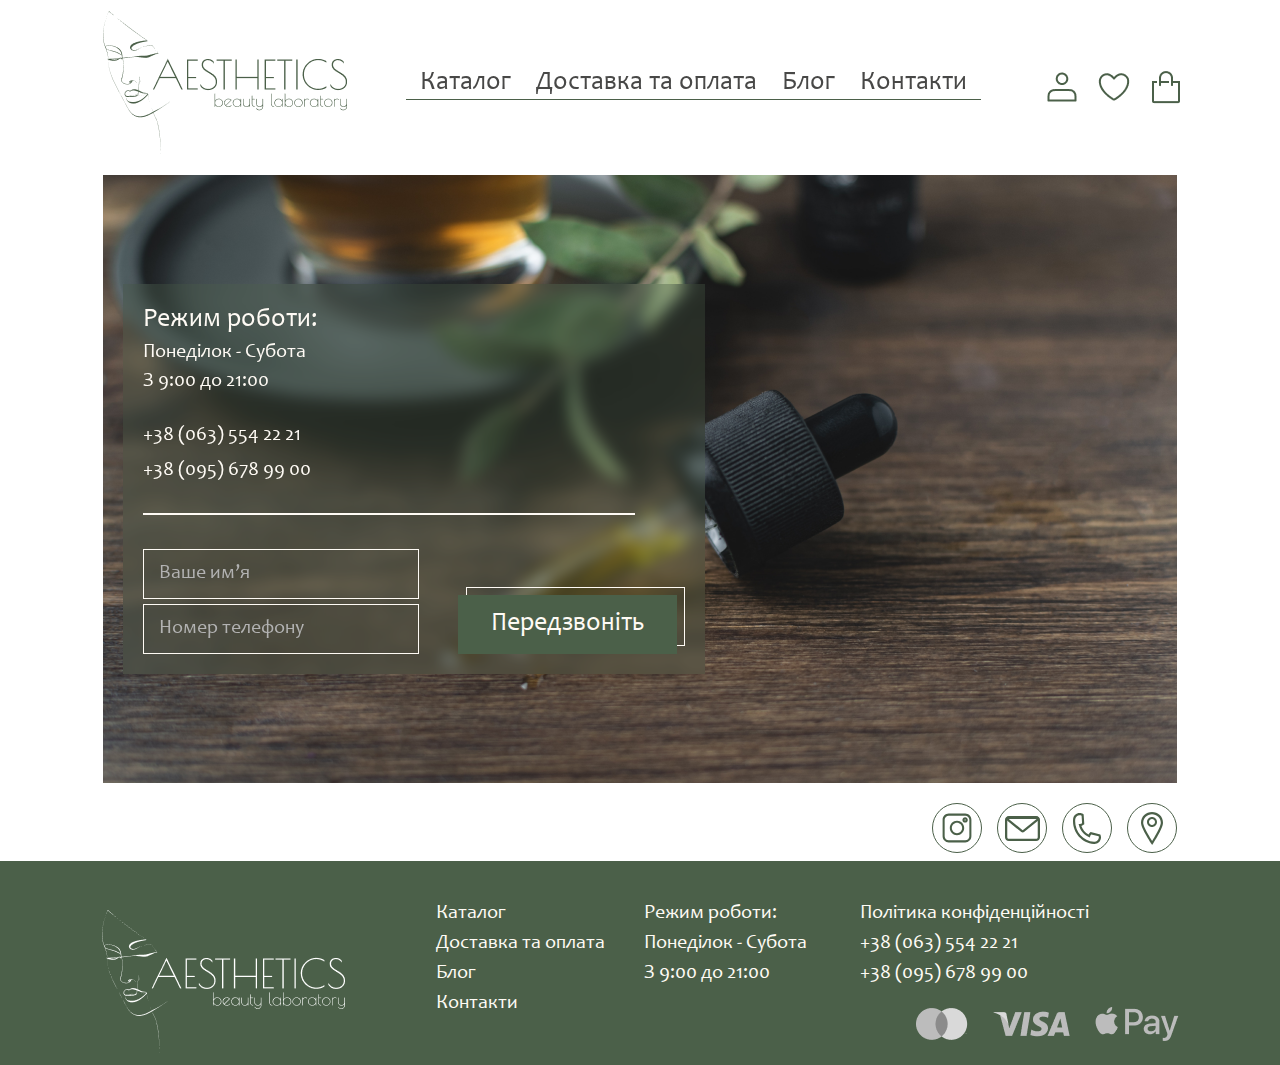
<file: contact-page.html>
<!doctype html>
<html xmlns="http://www.w3.org/1999/xhtml">

<head>
	<meta http-equiv="Content-Type" content="text/html; charset=utf-8" />
	<meta name="viewport" content="width=device-width; initial-scale=1" />
	<link rel="stylesheet" href="css/all.css" type="text/css" />
	<link rel="stylesheet" href="css/fonts.css" type="text/css" />
	<link rel="preconnect" href="https://fonts.googleapis.com">
	<link rel="preconnect" href="https://fonts.gstatic.com" crossorigin>
	<link href="https://fonts.googleapis.com/css2?family=Poiret+One&display=swap" rel="stylesheet">
	<!-- <script type="text/javascript" src="js/code.jquery.com_jquery-3.7.0.min.js"></script> -->
	<script type="text/javascript" src="js/main.js"></script>
	<title>contact-page</title>
</head>

<body>
	<div id="wrapper">
		<header>
			<div class="layout">
				<div class="logo">
					<a href="./index.html" class="holder-logo"></a>
					<h1>Aesthetics</h1>
				</div>
				<nav class="nav-header">
					<ul class="links">
						<li>
							<a href="./catalog.html">Каталог</a>
						</li>
						<li>
							<a href="./delivery-payment.html">Доставка та оплата</a>
						</li>
						<li>
							<a href="./index.html#blog">Блог</a>
						</li>
						<li>
							<a href="./contact-page.html">Контакти</a>
						</li>
					</ul>
					<ul class="icons">
						<li>
							<a href="./personal-area.html">
								<img src="./images/icon-personal_area.png" alt="personal_area">
								<img src="./images/icon-personal_area_hover.png" alt="personal_area">
							</a>
						</li>
						<li>
							<a href="#">
								<img src="./images/icon-favorite.png" alt="favorite">
								<img src="./images/icon-favorite_hover.png" alt="favorite">
							</a>
						</li>
						<li>
							<a href="#" class="cart">
								<img src="./images/icon-cart.png" alt="cart">
								<img src="./images/icon-cart_hover.png" alt="cart">
							</a>
						</li>
						<li class="burger-li">
							<a href="#" class="burger">
								<div class="line top"></div>
								<div class="line center"></div>
								<div class="line bottom"></div>
							</a>
						</li>
					</ul>
				</nav>
				<div class="your-order">
					<div class="close delete-order"></div>
					<h3>Ваше замовлення</h3>
					<h4>В кошику 8 товарів</h4>
					<ul>
						<li class="order-in-heder">
							<img src="./images/img-product-antioxidant_face_cream.png" alt="">
							<div class="info-order">
								<form action="">
									<p>Антиоксидантний крем для обличчя</p>
									<input type="number" min="1" value="1">
								</form>
								<div class="control">
									<div class="delete-order"></div>
									<p>850 грн</p>
								</div>
							</div>
						</li>
						<li class="order-in-heder">
							<img src="./images/img-product-anti_aging_serum_for_the_area_around_the_eyes.png" alt="">
							<div class="info-order">
								<form action="">
									<p>Антивікова сироватка для зони навколо очей</p>
									<input type="number" min="1" value="1">
								</form>
								<div class="control">
									<div class="delete-order"></div>
									<p>900 грн</p>
								</div>
							</div>
						</li>
						<li class="order-in-heder">
							<img src="./images/img-product-lotion_for_normal_and_combination_skin.png" alt="">
							<div class="info-order">
								<form action="">
									<p>Лосьон для нормальної та комбінованої шкіри</p>
									<input type="number" min="1" value="1">
								</form>
								<div class="control">
									<div class="delete-order"></div>
									<p>1050 грн</p>
								</div>
							</div>
						</li>
						<li class="order-in-heder">
							<img src="./images/img-product-antioxidant_face_cream.png" alt="">
							<div class="info-order">
								<form action="">
									<p>Антиоксидантний крем для обличчя</p>
									<input type="number" min="1" value="1">
								</form>
								<div class="control">
									<div class="delete-order"></div>
									<p>850 грн</p>
								</div>
							</div>
						</li>
						<li class="order-in-heder">
							<img src="./images/img-product-anti_aging_serum_for_the_area_around_the_eyes.png" alt="">
							<div class="info-order">
								<form action="">
									<p>Антивікова сироватка для зони навколо очей</p>
									<input type="number" min="1" value="1">
								</form>
								<div class="control">
									<div class="delete-order"></div>
									<p>900 грн</p>
								</div>
							</div>
						</li>
						<li class="order-in-heder">
							<img src="./images/img-product-lotion_for_normal_and_combination_skin.png" alt="">
							<div class="info-order">
								<form action="">
									<p>Лосьон для нормальної та комбінованої шкіри</p>
									<input type="number" min="1" value="1">
								</form>
								<div class="control">
									<div class="delete-order"></div>
									<p>1050 грн</p>
								</div>
							</div>
						</li>
					</ul>
					<div class="total-amount">
						<p>Загальна сумма:</p>
						<p>2800 грн</p>
					</div>
					<a class="continue-shopping" href="#">Продовжити покупки</a>
					<a class="button" href="./placing-an-order.html
					"><span>Купити</span></a>
				</div>
			</div>
		</header>
		<main>
			<div id="content">
				<section class="contact-page">
					<div class="layout">
						<div class="holder">
							<div class="background">
								<div class="call-back">
									<div class="text">
										<span>
											<h4>Режим роботи:</h4>
											<p>Понеділок - Субота</p>
											<p>З 9:00 до 21:00</p>
										</span>
										<span>
											<p>+38 (063) 554 22 21 </p>
											<p>+38 (095) 678 99 00 </p>
										</span>
									</div>
									
									<div class="call">
										<form action="#">
											<input type="text" value="Ваше им’я">
											<input type="text" value="Номер телефону">
										</form>
										<a class="button" href="#"><span>Передзвоніть</span></a>
									</div>
								</div>
								<div class="gratitude">
									<h2>Дякуємо!</h2>
									<h3>Ми вже телефонуємо вам</h3>
								</div>
							</div>
						</div>
					</div>
				</section>
			</div>
		</main>
		<footer>
			<section class="socials">
				<div class="layout">
					<ul>
						<li>
							<a href="#">
								<svg width="50" height="50" viewBox="0 0 50 50" fill="none" xmlns="http://www.w3.org/2000/svg">
									<path fill-rule="evenodd" clip-rule="evenodd" d="M16.4286 12.1429C14.0616 12.1429 12.1429 14.0616 12.1429 16.4286V33.5714C12.1429 35.9384 14.0616 37.8571 16.4286 37.8571H33.5714C35.9384 37.8571 37.8571 35.9384 37.8571 33.5714V16.4286C37.8571 14.0616 35.9384 12.1429 33.5714 12.1429H16.4286ZM10 16.4286C10 12.8782 12.8782 10 16.4286 10H33.5714C37.1218 10 40 12.8782 40 16.4286V33.5714C40 37.1218 37.1218 40 33.5714 40H16.4286C12.8782 40 10 37.1218 10 33.5714V16.4286Z" fill="#4B6049"/>
									<path fill-rule="evenodd" clip-rule="evenodd" d="M25 19.6429C22.0413 19.6429 19.6429 22.0413 19.6429 25C19.6429 27.9587 22.0413 30.3571 25 30.3571C27.9587 30.3571 30.3571 27.9587 30.3571 25C30.3571 22.0413 27.9587 19.6429 25 19.6429ZM17.5 25C17.5 20.8579 20.8579 17.5 25 17.5C29.1421 17.5 32.5 20.8579 32.5 25C32.5 29.1421 29.1421 32.5 25 32.5C20.8579 32.5 17.5 29.1421 17.5 25Z" fill="#4B6049"/>
									<path fill-rule="evenodd" clip-rule="evenodd" d="M33.4375 16C33.1268 16 32.875 16.2518 32.875 16.5625C32.875 16.8732 33.1268 17.125 33.4375 17.125C33.7482 17.125 34 16.8732 34 16.5625C34 16.2518 33.7482 16 33.4375 16ZM30.625 16.5625C30.625 15.0092 31.8842 13.75 33.4375 13.75C34.9908 13.75 36.25 15.0092 36.25 16.5625C36.25 18.1158 34.9908 19.375 33.4375 19.375C31.8842 19.375 30.625 18.1158 30.625 16.5625Z" fill="#4B6049"/>
								</svg>
							</a>
						</li>
						<li>
							<a href="#">
								<svg width="35" height="25" viewBox="0 0 35 25" fill="none" xmlns="http://www.w3.org/2000/svg">
									<path fill-rule="evenodd" clip-rule="evenodd" d="M3.85537 2.27273C2.97862 2.27273 2.26787 2.985 2.26787 3.86364V21.1364C2.26787 22.015 2.97862 22.7273 3.85537 22.7273H31.1446C32.0214 22.7273 32.7321 22.015 32.7321 21.1364V3.86364C32.7321 2.985 32.0214 2.27273 31.1446 2.27273H3.85537ZM0 3.86364C0 1.72981 1.72611 0 3.85537 0H31.1446C33.2739 0 35 1.72981 35 3.86364V21.1364C35 23.2702 33.2739 25 31.1446 25H3.85537C1.72611 25 0 23.2702 0 21.1364V3.86364Z" fill="#4B6049"/>
									<path fill-rule="evenodd" clip-rule="evenodd" d="M3.41613 0.684143H31.9539C32.4003 0.680772 32.8367 0.816729 33.2026 1.07324C33.5704 1.33117 33.8485 1.69803 33.9978 2.12235C34.147 2.54668 34.16 3.00719 34.0348 3.43927C33.9106 3.86818 33.6564 4.24774 33.3076 4.52549L19.0389 16.1235L18.3246 15.241L19.0383 16.124C18.6555 16.4348 18.1777 16.6044 17.685 16.6044C17.1923 16.6044 16.7146 16.4348 16.3317 16.124L2.06247 4.52551C1.71364 4.24775 1.45948 3.86819 1.33523 3.43927C1.21007 3.00719 1.22303 2.54668 1.37229 2.12235C1.52154 1.69803 1.7996 1.33117 2.16747 1.07324C2.53333 0.816729 2.96976 0.680772 3.41613 0.684143ZM17.685 14.2976L31.6373 2.95687H3.73279L17.685 14.2976Z" fill="#4B6049"/>
								</svg>
							</a>
						</li>
						<li>
							<a href="#">
								<svg width="28" height="31" viewBox="0 0 28 31" fill="none" xmlns="http://www.w3.org/2000/svg">
									<path fill-rule="evenodd" clip-rule="evenodd" d="M7.03191 2.23429C4.57806 2.00333 2.46019 3.79676 2.24863 6.15605L2.24837 6.15896L2.2481 6.16187C1.16954 17.5325 9.54531 27.6786 21.0296 28.766C23.4829 28.9946 25.6029 27.2036 25.8305 24.8393C25.8511 24.6056 25.851 24.3704 25.8302 24.1367L25.8291 24.1249L25.8283 24.113C25.8107 23.8542 25.7694 23.5982 25.7052 23.3482L18.2553 21.4225C17.7435 21.947 17.3697 22.6004 17.1739 23.3215L16.8399 24.5512L15.703 24.0374C13.3238 22.9621 11.212 21.3476 9.52571 19.3146C7.83938 17.2816 6.62218 14.8828 5.96524 12.2978L5.6362 11.0031L6.93499 10.9132C7.70278 10.8601 8.44128 10.605 9.08125 10.1766L8.58907 2.67675C8.32458 2.54506 8.04739 2.44107 7.76165 2.36663L7.75566 2.36507L7.74969 2.36344C7.51574 2.29955 7.27685 2.25646 7.03571 2.23464L7.03381 2.23447L7.03191 2.23429ZM7.22643 0.0288856C3.65908 -0.305861 0.432292 2.30567 0.103877 5.94977C-1.09495 18.6046 8.22239 29.7775 20.8328 30.9712L20.8342 30.9714C24.4066 31.3047 27.6275 28.6911 27.9747 25.0518L27.975 25.0482L27.9754 25.0446C28.0079 24.6795 28.0082 24.312 27.9764 23.9468C27.9297 23.2786 27.7802 22.6222 27.5334 22.0021L27.3272 21.4841L17.7212 19.0011L17.3061 19.3349C16.574 19.9235 15.9805 20.6665 15.562 21.5079C13.8902 20.5945 12.3976 19.3639 11.1648 17.8777C9.94415 16.4061 9.00441 14.7155 8.39074 12.8947C9.30087 12.638 10.1524 12.1832 10.8851 11.5552L11.307 11.1936L10.6627 1.37573L10.2064 1.07462C9.61856 0.686684 8.97376 0.398654 8.29679 0.221593C7.94599 0.126164 7.5879 0.0616941 7.22643 0.0288856Z" fill="#4B6049"/>
								</svg>
							</a>
						</li>
						<li>
							<a href="#">
								<svg width="22" height="33" viewBox="0 0 22 33" fill="none" xmlns="http://www.w3.org/2000/svg">
									<path fill-rule="evenodd" clip-rule="evenodd" d="M11 2.13276C8.66609 2.13276 6.42778 3.03157 4.77746 4.63145C3.12714 6.23133 2.2 8.40123 2.2 10.6638C2.2 11.7397 2.7393 13.49 3.67956 15.6449C4.59888 17.7518 5.8324 20.0957 7.07717 22.296C8.32003 24.4929 9.56429 26.5294 10.4986 28.0176C10.723 28.3751 10.9294 28.7007 11.1135 28.9891C11.2913 28.7032 11.4904 28.381 11.7067 28.0276C12.6176 26.5391 13.8308 24.5024 15.0427 22.3052C16.2563 20.1047 17.4592 17.7602 18.3558 15.6528C19.2723 13.4987 19.8 11.7449 19.8 10.6638C19.8 8.40123 18.8729 6.23133 17.2225 4.63145C15.5722 3.03157 13.3339 2.13276 11 2.13276ZM11.1254 31.0125C10.2006 31.5898 10.2005 31.5897 10.2003 31.5895L10.1999 31.5888L10.1703 31.5441C10.1508 31.5146 10.1221 31.4711 10.0849 31.4143C10.0103 31.3008 9.90149 31.1343 9.7632 30.921C9.48667 30.4943 9.09227 29.8798 8.61927 29.1264C7.67382 27.6204 6.41172 25.555 5.14823 23.3216C3.88665 21.0916 2.61382 18.6769 1.65338 16.4757C0.713871 14.3226 0 12.2154 0 10.6638C0 7.83559 1.15892 5.12321 3.22182 3.12336C5.28472 1.1235 8.08262 0 11 0C13.9174 0 16.7153 1.1235 18.7782 3.12336C20.8411 5.12321 22 7.83559 22 10.6638C22 12.2092 21.3059 14.3122 20.3896 16.466C19.4535 18.6664 18.2127 21.0808 16.9827 23.3108C15.7509 25.5442 14.5205 27.6097 13.5987 29.1158C13.1376 29.8693 12.753 30.4838 12.4834 30.9106C12.3486 31.1239 12.2425 31.2904 12.1698 31.4039C12.1472 31.4392 12.1279 31.4694 12.1119 31.4943C12.1022 31.5094 12.0937 31.5225 12.0866 31.5337L12.0649 31.5673L12.0573 31.5791C12.0571 31.5793 12.0571 31.5794 11.1254 31.0125ZM11.1254 31.0125L12.0571 31.5794L11.1372 33L10.2006 31.5898L11.1254 31.0125Z" fill="#4B6049"/>
									<path fill-rule="evenodd" clip-rule="evenodd" d="M11 7C9.34315 7 8 8.34315 8 10C8 11.6569 9.34315 13 11 13C12.6569 13 14 11.6569 14 10C14 8.34315 12.6569 7 11 7ZM6 10C6 7.23858 8.23858 5 11 5C13.7614 5 16 7.23858 16 10C16 12.7614 13.7614 15 11 15C8.23858 15 6 12.7614 6 10Z" fill="#4B6049"/>
								</svg>
							</a>
						</li>
					</ul>
				</div>
			</section>
			<section class="info-footer">
				<div class="layout">
					<div class="holder">
						<div class="logo">
							<a href="./index.html" class="holder-logo"></a>
						</div>
						<div class="navigation">
							<ul>
								<li>
									<a href="./catalog.html">Каталог</a>
								</li>
								<li>
									<a href="./delivery-payment.html">Доставка та оплата</a>
								</li>
								<li>
									<a href="./index.html#blog">Блог</a>
								</li>
								<li>
									<a href="./contact-page.html">Контакти</a>
								</li>
							</ul>
						</div>
						<div class="hours">
							<p>
								Режим роботи:
							</p>
							<p>
								Понеділок - Субота
							</p>
							<p>
								З 9:00 до 21:00
							</p>
						</div>
						<div class="contacts">
							<p>
								Політика конфіденційності
							</p>
							<p>
								+38 (063) 554 22 21 
							</p>
							<p>
								+38 (095) 678 99 00 
							</p>
							<div class="payment">
								<ul>
									<li>
										<a href="#">
											<img class="icons-payment" src="./images/icon-mastercard.png" alt="mastercard">
											<img class="icons-payment" src="./images/icon-mastercard_hover.png" alt="mastercard">
										</a>
									</li>
									<li>
										<a href="#">
											<img class="icons-payment" src="./images/icon-visa.png" alt="visa">
											<img class="icons-payment" src="./images/icon-visa_hover.png" alt="visa">
										</a>
									</li>
									<li>
										<a href="#">
											<img class="icons-payment" src="./images/icon-apay.png" alt="apay">
											<img class="icons-payment" src="./images/icon-apay_hover.png" alt="apay">
										</a>
									</li>
								</ul>
							</div>
						</div>
					</div>
					<div class="mobile">
						<div class="logo">
							<a href="./index.html" class="holder-logo"></a>
						</div>
						<div class="holder-mobile">
							<div>
								<div class="hours">
									<p>
										Режим роботи:
									</p>
									<p>
										Понеділок - Субота
									</p>
									<p>
										З 9:00 до 21:00
									</p>
								</div>
								<div class="navigation">
									<ul>
										<li>
											<a href="./catalog.html">Каталог</a>
										</li>
										<li>
											<a href="./delivery-payment.html">Доставка та оплата</a>
										</li>
										<li>
											<a href="./index.html#blog">Блог</a>
										</li>
										<li>
											<a href="./contact-page.html">Контакти</a>
										</li>
									</ul>
								</div>
							</div>
							<div class="contacts">
								<div>
									<p>+38 (063) 554 22 21</p>
									<p>+38 (095) 678 99 00</p>
								</div>
								<p>Політика конфіденційності</p>
								<div class="payment">
									<ul>
										<li>
											<a href="#">
												<img class="icons-payment" src="./images/icon-mastercard.png"
													alt="mastercard">
												<img class="icons-payment" src="./images/icon-mastercard_hover.png"
													alt="mastercard">
											</a>
										</li>
										<li>
											<a href="#">
												<img class="icons-payment" src="./images/icon-visa.png" alt="visa">
												<img class="icons-payment" src="./images/icon-visa_hover.png" alt="visa">
											</a>
										</li>
										<li>
											<a href="#">
												<img class="icons-payment" src="./images/icon-apay.png" alt="apay">
												<img class="icons-payment" src="./images/icon-apay_hover.png" alt="apay">
											</a>
										</li>
									</ul>
								</div>
							</div>
						</div>
					</div>
				</div>
			</section>
		</footer>
	</div>
</body>

</html>
</file>
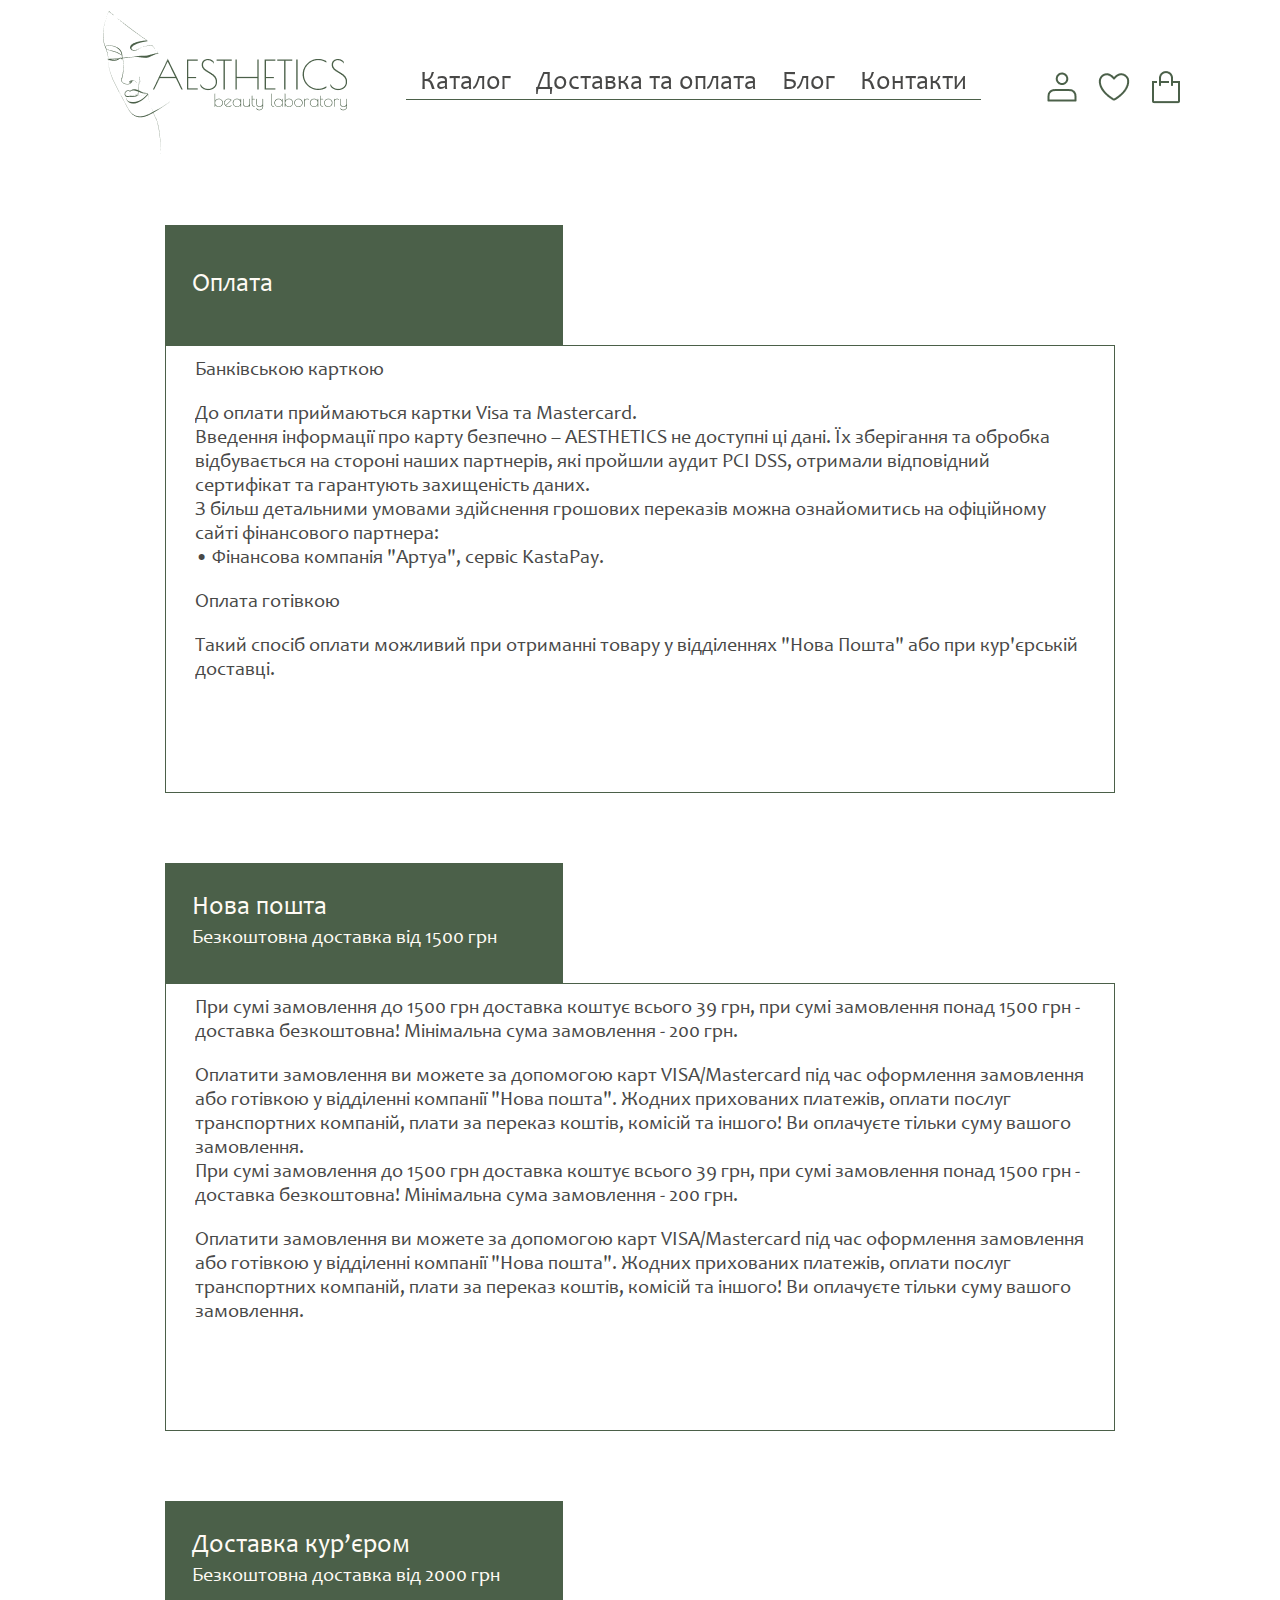
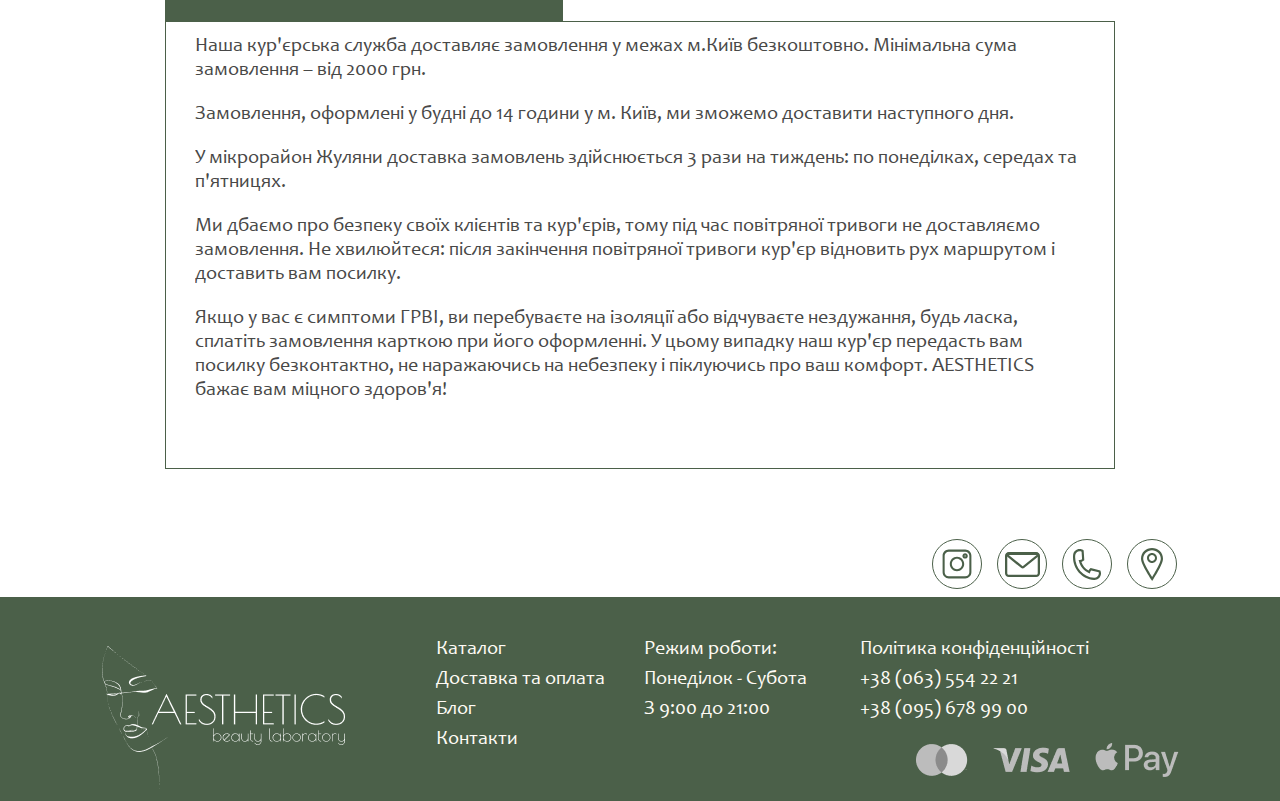
<file: delivery-payment.html>
<!doctype html>
<html xmlns="http://www.w3.org/1999/xhtml">

<head>
	<meta http-equiv="Content-Type" content="text/html; charset=utf-8" />
	<meta name="viewport" content="width=device-width; initial-scale=1" />
	<link rel="stylesheet" href="css/all.css" type="text/css" />
	<link rel="stylesheet" href="css/fonts.css" type="text/css" />
	<link rel="preconnect" href="https://fonts.googleapis.com">
	<link rel="preconnect" href="https://fonts.gstatic.com" crossorigin>
	<link href="https://fonts.googleapis.com/css2?family=Poiret+One&display=swap" rel="stylesheet">
	<!-- <script type="text/javascript" src="js/code.jquery.com_jquery-3.7.0.min.js"></script> -->
	<script type="text/javascript" src="js/main.js"></script>
	<title>Delivery/payment</title>
</head>

<body>
	<div id="wrapper">
		<header>
			<div class="layout">
				<div class="logo">
					<a href="./index.html" class="holder-logo"></a>
					<h1>Aesthetics</h1>
				</div>
				<nav class="nav-header">
					<ul class="links">
						<li>
							<a href="./catalog.html">Каталог</a>
						</li>
						<li>
							<a href="./delivery-payment.html">Доставка та оплата</a>
						</li>
						<li>
							<a href="./index.html#blog">Блог</a>
						</li>
						<li>
							<a href="./contact-page.html">Контакти</a>
						</li>
					</ul>
					<ul class="icons">
						<li>
							<a href="./personal-area.html">
								<img src="./images/icon-personal_area.png" alt="personal_area">
								<img src="./images/icon-personal_area_hover.png" alt="personal_area">
							</a>
						</li>
						<li>
							<a href="#">
								<img src="./images/icon-favorite.png" alt="favorite">
								<img src="./images/icon-favorite_hover.png" alt="favorite">
							</a>
						</li>
						<li>
							<a href="#" class="cart">
								<img src="./images/icon-cart.png" alt="cart">
								<img src="./images/icon-cart_hover.png" alt="cart">
							</a>
						</li>
						<li class="burger-li">
							<a href="#" class="burger">
								<div class="line top"></div>
								<div class="line center"></div>
								<div class="line bottom"></div>
							</a>
						</li>
					</ul>
				</nav>
				<div class="your-order">
					<div class="close delete-order"></div>
					<h3>Ваше замовлення</h3>
					<h4>В кошику 8 товарів</h4>
					<ul>
						<li class="order-in-heder">
							<img src="./images/img-product-antioxidant_face_cream.png" alt="">
							<div class="info-order">
								<form action="">
									<p>Антиоксидантний крем для обличчя</p>
									<input type="number" min="1" value="1">
								</form>
								<div class="control">
									<div class="delete-order"></div>
									<p>850 грн</p>
								</div>
							</div>
						</li>
						<li class="order-in-heder">
							<img src="./images/img-product-anti_aging_serum_for_the_area_around_the_eyes.png" alt="">
							<div class="info-order">
								<form action="">
									<p>Антивікова сироватка для зони навколо очей</p>
									<input type="number" min="1" value="1">
								</form>
								<div class="control">
									<div class="delete-order"></div>
									<p>900 грн</p>
								</div>
							</div>
						</li>
						<li class="order-in-heder">
							<img src="./images/img-product-lotion_for_normal_and_combination_skin.png" alt="">
							<div class="info-order">
								<form action="">
									<p>Лосьон для нормальної та комбінованої шкіри</p>
									<input type="number" min="1" value="1">
								</form>
								<div class="control">
									<div class="delete-order"></div>
									<p>1050 грн</p>
								</div>
							</div>
						</li>
						<li class="order-in-heder">
							<img src="./images/img-product-antioxidant_face_cream.png" alt="">
							<div class="info-order">
								<form action="">
									<p>Антиоксидантний крем для обличчя</p>
									<input type="number" min="1" value="1">
								</form>
								<div class="control">
									<div class="delete-order"></div>
									<p>850 грн</p>
								</div>
							</div>
						</li>
						<li class="order-in-heder">
							<img src="./images/img-product-anti_aging_serum_for_the_area_around_the_eyes.png" alt="">
							<div class="info-order">
								<form action="">
									<p>Антивікова сироватка для зони навколо очей</p>
									<input type="number" min="1" value="1">
								</form>
								<div class="control">
									<div class="delete-order"></div>
									<p>900 грн</p>
								</div>
							</div>
						</li>
						<li class="order-in-heder">
							<img src="./images/img-product-lotion_for_normal_and_combination_skin.png" alt="">
							<div class="info-order">
								<form action="">
									<p>Лосьон для нормальної та комбінованої шкіри</p>
									<input type="number" min="1" value="1">
								</form>
								<div class="control">
									<div class="delete-order"></div>
									<p>1050 грн</p>
								</div>
							</div>
						</li>
					</ul>
					<div class="total-amount">
						<p>Загальна сумма:</p>
						<p>2800 грн</p>
					</div>
					<a class="continue-shopping" href="#">Продовжити покупки</a>
					<a class="button" href="./placing-an-order.html
					"><span>Купити</span></a>
				</div>
			</div>
		</header>
		<main>
			<div id="content">
				<section class="delivery-payment">
					<div class="layout">
						<div class="holder">
							<div class="title">
								<div><h4>Оплата</h4></div>
							</div>
							<div class="cover">
								<div class="text">
									<p>Банківською карткою</p>
									<p>До оплати приймаються картки Visa та Mastercard. <br> Введення інформації про карту
										безпечно – AESTHETICS не доступні ці дані. Їх зберігання та обробка відбувається на
										стороні наших партнерів, які пройшли аудит PCI DSS, отримали відповідний сертифікат
										та гарантують захищеність даних. <br> З більш детальними умовами здійснення грошових
										переказів можна ознайомитись на офіційному сайті фінансового партнера: <br> • Фінансова
										компанія "Артуа", сервіс KastaPay.</p>
									<p>Оплата готівкою</p>
									<p>Такий спосіб оплати можливий при отриманні товару у відділеннях "Нова Пошта" або при
										кур'єрській доставці.</p>
								</div>
							</div>
						</div>
						<div class="holder">
							<div class="title">
								<div>
									<h4>Нова пошта</h4>
									<p>Безкоштовна доставка від 1500 грн</p>
								</div>
							</div>
							<div class="cover">
								<div class="text">
									<p>При сумі замовлення до 1500 грн доставка коштує всього 39 грн, при сумі замовлення
										понад 1500 грн - доставка безкоштовна! Мінімальна сума замовлення - 200 грн.</p>
									<p>Оплатити замовлення ви можете за допомогою карт VISA/Mastercard під час оформлення
										замовлення або готівкою у відділенні компанії "Нова пошта". Жодних прихованих
										платежів, оплати послуг транспортних компаній, плати за переказ коштів, комісій та
										іншого! Ви оплачуєте тільки суму вашого замовлення. <br> При сумі замовлення до 1500 грн
										доставка коштує всього 39 грн, при сумі замовлення понад 1500 грн - доставка
										безкоштовна! Мінімальна сума замовлення - 200 грн.</p>
									<p>Оплатити замовлення ви можете за допомогою карт VISA/Mastercard під час оформлення
										замовлення або готівкою у відділенні компанії "Нова пошта". Жодних прихованих
										платежів, оплати послуг транспортних компаній, плати за переказ коштів, комісій та
										іншого! Ви оплачуєте тільки суму вашого замовлення.</p>
								</div>
							</div>
						</div>
						<div class="holder">
							<div class="title">
								<div>
									<h4>Доставка кур’єром</h4>
									<p>Безкоштовна доставка від 2000 грн</p>
								</div>
							</div>
							<div class="cover">
								<div class="text">
									<p>Наша кур'єрська служба доставляє замовлення у межах м.Київ безкоштовно. Мінімальна
										сума замовлення – від 2000 грн.</p>
									<p>Замовлення, оформлені у будні до 14 години у м. Київ, ми зможемо доставити наступного
										дня.</p>
									<p>У мікрорайон Жуляни доставка замовлень здійснюється 3 рази на тиждень: по понеділках,
										середах та п'ятницях.</p>
									<p>Ми дбаємо про безпеку своїх клієнтів та кур'єрів, тому під час повітряної тривоги не
										доставляємо замовлення. Не хвилюйтеся: після закінчення повітряної тривоги кур'єр
										відновить рух маршрутом і доставить вам посилку.</p>
									<p>Якщо у вас є симптоми ГРВІ, ви перебуваєте на ізоляції або відчуваєте нездужання,
										будь ласка, сплатіть замовлення карткою при його оформленні. У цьому випадку наш
										кур'єр передасть вам посилку безконтактно, не наражаючись на небезпеку і піклуючись
										про ваш комфорт. AESTHETICS бажає вам міцного здоров'я!
									</p>
									<p><br></p>
									<p>Найближчий час доставки ми запропонуємо вибрати при оформленні замовлення. </p>
									<p>Будь ласка, будьте на зв'язку за вашим контактним номером телефону для своєчасного
										підтвердження доставки кур'єром. Якщо ви двічі не відповіли на телефонний дзвінок і
										кур'єр уже виїхав за межі вашого району, доставка буде перенесена наступного дня.
									</p>
									<p>Будь ласка, зверніть увагу, що у разі відсутності або поломки ліфта, кур'єр зможе
										доставити замовлення тільки до 5-го поверху. Якщо Ви живете вище, Вам потрібно буде
										спуститися та зустріти кур'єра для отримання замовлення.</p>
									<p>Наш кур'єр завжди намагається доставити замовлення до офісних дверей. Але якщо у
										вашому Бізнес Центрі існує пропускна система - будь ласка, зустрініть кур'єра на
										пропускному пункті для отримання замовлення або заздалегідь подбайте про отримання
										спеціальної перепустки для нього. Дякуємо за розуміння.</p>
									<p>Перед доставкою наші менеджери обов'язково узгодять деталі доставки, а наш кур'єр
										попередньо зателефонує з вами!</p>
									<p>Ви можете оплатити своє замовлення за допомогою карток VISA/Mastercard під час
										оформлення замовлення або готівкою, передавши їх кур'єру під час доставки. Кур'єр
										обов'язково видасть вам товарний чек.</p>
									<p>Після оплати замовлення, будь ласка, звірте вміст із накладною у присутності кур'єра.
										У разі, якщо доставлений товар не відповідатиме вашому замовленню, кур'єр на ваше
										прохання забере такий товар і поверне сплачені за нього кошти.</p>
									<p>Будь ласка, зверніть увагу: при оплаті картками вказаний у замовленні одержувач має
										показати документ, що засвідчує особу.</p>
									<p>Якщо ви хочете, щоб замість вас замовлення отримала інша людина (наприклад, консьєрж
										або хтось із членів сім'ї), він обов'язково має назвати кур'єру прізвище адресата
										посилки та останні 4 цифри номера замовлення.</p>
								</div>
							</div>
						</div>
					</div>
				</section>
			</div>
		</main>
		<footer>
			<section class="socials">
				<div class="layout">
					<ul>
						<li>
							<a href="#">
								<svg width="50" height="50" viewBox="0 0 50 50" fill="none" xmlns="http://www.w3.org/2000/svg">
									<path fill-rule="evenodd" clip-rule="evenodd" d="M16.4286 12.1429C14.0616 12.1429 12.1429 14.0616 12.1429 16.4286V33.5714C12.1429 35.9384 14.0616 37.8571 16.4286 37.8571H33.5714C35.9384 37.8571 37.8571 35.9384 37.8571 33.5714V16.4286C37.8571 14.0616 35.9384 12.1429 33.5714 12.1429H16.4286ZM10 16.4286C10 12.8782 12.8782 10 16.4286 10H33.5714C37.1218 10 40 12.8782 40 16.4286V33.5714C40 37.1218 37.1218 40 33.5714 40H16.4286C12.8782 40 10 37.1218 10 33.5714V16.4286Z" fill="#4B6049"/>
									<path fill-rule="evenodd" clip-rule="evenodd" d="M25 19.6429C22.0413 19.6429 19.6429 22.0413 19.6429 25C19.6429 27.9587 22.0413 30.3571 25 30.3571C27.9587 30.3571 30.3571 27.9587 30.3571 25C30.3571 22.0413 27.9587 19.6429 25 19.6429ZM17.5 25C17.5 20.8579 20.8579 17.5 25 17.5C29.1421 17.5 32.5 20.8579 32.5 25C32.5 29.1421 29.1421 32.5 25 32.5C20.8579 32.5 17.5 29.1421 17.5 25Z" fill="#4B6049"/>
									<path fill-rule="evenodd" clip-rule="evenodd" d="M33.4375 16C33.1268 16 32.875 16.2518 32.875 16.5625C32.875 16.8732 33.1268 17.125 33.4375 17.125C33.7482 17.125 34 16.8732 34 16.5625C34 16.2518 33.7482 16 33.4375 16ZM30.625 16.5625C30.625 15.0092 31.8842 13.75 33.4375 13.75C34.9908 13.75 36.25 15.0092 36.25 16.5625C36.25 18.1158 34.9908 19.375 33.4375 19.375C31.8842 19.375 30.625 18.1158 30.625 16.5625Z" fill="#4B6049"/>
								</svg>
							</a>
						</li>
						<li>
							<a href="#">
								<svg width="35" height="25" viewBox="0 0 35 25" fill="none" xmlns="http://www.w3.org/2000/svg">
									<path fill-rule="evenodd" clip-rule="evenodd" d="M3.85537 2.27273C2.97862 2.27273 2.26787 2.985 2.26787 3.86364V21.1364C2.26787 22.015 2.97862 22.7273 3.85537 22.7273H31.1446C32.0214 22.7273 32.7321 22.015 32.7321 21.1364V3.86364C32.7321 2.985 32.0214 2.27273 31.1446 2.27273H3.85537ZM0 3.86364C0 1.72981 1.72611 0 3.85537 0H31.1446C33.2739 0 35 1.72981 35 3.86364V21.1364C35 23.2702 33.2739 25 31.1446 25H3.85537C1.72611 25 0 23.2702 0 21.1364V3.86364Z" fill="#4B6049"/>
									<path fill-rule="evenodd" clip-rule="evenodd" d="M3.41613 0.684143H31.9539C32.4003 0.680772 32.8367 0.816729 33.2026 1.07324C33.5704 1.33117 33.8485 1.69803 33.9978 2.12235C34.147 2.54668 34.16 3.00719 34.0348 3.43927C33.9106 3.86818 33.6564 4.24774 33.3076 4.52549L19.0389 16.1235L18.3246 15.241L19.0383 16.124C18.6555 16.4348 18.1777 16.6044 17.685 16.6044C17.1923 16.6044 16.7146 16.4348 16.3317 16.124L2.06247 4.52551C1.71364 4.24775 1.45948 3.86819 1.33523 3.43927C1.21007 3.00719 1.22303 2.54668 1.37229 2.12235C1.52154 1.69803 1.7996 1.33117 2.16747 1.07324C2.53333 0.816729 2.96976 0.680772 3.41613 0.684143ZM17.685 14.2976L31.6373 2.95687H3.73279L17.685 14.2976Z" fill="#4B6049"/>
								</svg>
							</a>
						</li>
						<li>
							<a href="#">
								<svg width="28" height="31" viewBox="0 0 28 31" fill="none" xmlns="http://www.w3.org/2000/svg">
									<path fill-rule="evenodd" clip-rule="evenodd" d="M7.03191 2.23429C4.57806 2.00333 2.46019 3.79676 2.24863 6.15605L2.24837 6.15896L2.2481 6.16187C1.16954 17.5325 9.54531 27.6786 21.0296 28.766C23.4829 28.9946 25.6029 27.2036 25.8305 24.8393C25.8511 24.6056 25.851 24.3704 25.8302 24.1367L25.8291 24.1249L25.8283 24.113C25.8107 23.8542 25.7694 23.5982 25.7052 23.3482L18.2553 21.4225C17.7435 21.947 17.3697 22.6004 17.1739 23.3215L16.8399 24.5512L15.703 24.0374C13.3238 22.9621 11.212 21.3476 9.52571 19.3146C7.83938 17.2816 6.62218 14.8828 5.96524 12.2978L5.6362 11.0031L6.93499 10.9132C7.70278 10.8601 8.44128 10.605 9.08125 10.1766L8.58907 2.67675C8.32458 2.54506 8.04739 2.44107 7.76165 2.36663L7.75566 2.36507L7.74969 2.36344C7.51574 2.29955 7.27685 2.25646 7.03571 2.23464L7.03381 2.23447L7.03191 2.23429ZM7.22643 0.0288856C3.65908 -0.305861 0.432292 2.30567 0.103877 5.94977C-1.09495 18.6046 8.22239 29.7775 20.8328 30.9712L20.8342 30.9714C24.4066 31.3047 27.6275 28.6911 27.9747 25.0518L27.975 25.0482L27.9754 25.0446C28.0079 24.6795 28.0082 24.312 27.9764 23.9468C27.9297 23.2786 27.7802 22.6222 27.5334 22.0021L27.3272 21.4841L17.7212 19.0011L17.3061 19.3349C16.574 19.9235 15.9805 20.6665 15.562 21.5079C13.8902 20.5945 12.3976 19.3639 11.1648 17.8777C9.94415 16.4061 9.00441 14.7155 8.39074 12.8947C9.30087 12.638 10.1524 12.1832 10.8851 11.5552L11.307 11.1936L10.6627 1.37573L10.2064 1.07462C9.61856 0.686684 8.97376 0.398654 8.29679 0.221593C7.94599 0.126164 7.5879 0.0616941 7.22643 0.0288856Z" fill="#4B6049"/>
								</svg>
							</a>
						</li>
						<li>
							<a href="#">
								<svg width="22" height="33" viewBox="0 0 22 33" fill="none" xmlns="http://www.w3.org/2000/svg">
									<path fill-rule="evenodd" clip-rule="evenodd" d="M11 2.13276C8.66609 2.13276 6.42778 3.03157 4.77746 4.63145C3.12714 6.23133 2.2 8.40123 2.2 10.6638C2.2 11.7397 2.7393 13.49 3.67956 15.6449C4.59888 17.7518 5.8324 20.0957 7.07717 22.296C8.32003 24.4929 9.56429 26.5294 10.4986 28.0176C10.723 28.3751 10.9294 28.7007 11.1135 28.9891C11.2913 28.7032 11.4904 28.381 11.7067 28.0276C12.6176 26.5391 13.8308 24.5024 15.0427 22.3052C16.2563 20.1047 17.4592 17.7602 18.3558 15.6528C19.2723 13.4987 19.8 11.7449 19.8 10.6638C19.8 8.40123 18.8729 6.23133 17.2225 4.63145C15.5722 3.03157 13.3339 2.13276 11 2.13276ZM11.1254 31.0125C10.2006 31.5898 10.2005 31.5897 10.2003 31.5895L10.1999 31.5888L10.1703 31.5441C10.1508 31.5146 10.1221 31.4711 10.0849 31.4143C10.0103 31.3008 9.90149 31.1343 9.7632 30.921C9.48667 30.4943 9.09227 29.8798 8.61927 29.1264C7.67382 27.6204 6.41172 25.555 5.14823 23.3216C3.88665 21.0916 2.61382 18.6769 1.65338 16.4757C0.713871 14.3226 0 12.2154 0 10.6638C0 7.83559 1.15892 5.12321 3.22182 3.12336C5.28472 1.1235 8.08262 0 11 0C13.9174 0 16.7153 1.1235 18.7782 3.12336C20.8411 5.12321 22 7.83559 22 10.6638C22 12.2092 21.3059 14.3122 20.3896 16.466C19.4535 18.6664 18.2127 21.0808 16.9827 23.3108C15.7509 25.5442 14.5205 27.6097 13.5987 29.1158C13.1376 29.8693 12.753 30.4838 12.4834 30.9106C12.3486 31.1239 12.2425 31.2904 12.1698 31.4039C12.1472 31.4392 12.1279 31.4694 12.1119 31.4943C12.1022 31.5094 12.0937 31.5225 12.0866 31.5337L12.0649 31.5673L12.0573 31.5791C12.0571 31.5793 12.0571 31.5794 11.1254 31.0125ZM11.1254 31.0125L12.0571 31.5794L11.1372 33L10.2006 31.5898L11.1254 31.0125Z" fill="#4B6049"/>
									<path fill-rule="evenodd" clip-rule="evenodd" d="M11 7C9.34315 7 8 8.34315 8 10C8 11.6569 9.34315 13 11 13C12.6569 13 14 11.6569 14 10C14 8.34315 12.6569 7 11 7ZM6 10C6 7.23858 8.23858 5 11 5C13.7614 5 16 7.23858 16 10C16 12.7614 13.7614 15 11 15C8.23858 15 6 12.7614 6 10Z" fill="#4B6049"/>
								</svg>
							</a>
						</li>
					</ul>
				</div>
			</section>
			<section class="info-footer">
				<div class="layout">
					<div class="holder">
						<div class="logo">
							<a href="./index.html" class="holder-logo"></a>
						</div>
						<div class="navigation">
							<ul>
								<li>
									<a href="./catalog.html">Каталог</a>
								</li>
								<li>
									<a href="./delivery-payment.html">Доставка та оплата</a>
								</li>
								<li>
									<a href="./index.html#blog">Блог</a>
								</li>
								<li>
									<a href="./contact-page.html">Контакти</a>
								</li>
							</ul>
						</div>
						<div class="hours">
							<p>
								Режим роботи:
							</p>
							<p>
								Понеділок - Субота
							</p>
							<p>
								З 9:00 до 21:00
							</p>
						</div>
						<div class="contacts">
							<p>
								Політика конфіденційності
							</p>
							<p>
								+38 (063) 554 22 21 
							</p>
							<p>
								+38 (095) 678 99 00 
							</p>
							<div class="payment">
								<ul>
									<li>
										<a href="#">
											<img class="icons-payment" src="./images/icon-mastercard.png" alt="mastercard">
											<img class="icons-payment" src="./images/icon-mastercard_hover.png" alt="mastercard">
										</a>
									</li>
									<li>
										<a href="#">
											<img class="icons-payment" src="./images/icon-visa.png" alt="visa">
											<img class="icons-payment" src="./images/icon-visa_hover.png" alt="visa">
										</a>
									</li>
									<li>
										<a href="#">
											<img class="icons-payment" src="./images/icon-apay.png" alt="apay">
											<img class="icons-payment" src="./images/icon-apay_hover.png" alt="apay">
										</a>
									</li>
								</ul>
							</div>
						</div>
					</div>
					<div class="mobile">
						<div class="logo">
							<a href="./index.html" class="holder-logo"></a>
						</div>
						<div class="holder-mobile">
							<div>
								<div class="hours">
									<p>
										Режим роботи:
									</p>
									<p>
										Понеділок - Субота
									</p>
									<p>
										З 9:00 до 21:00
									</p>
								</div>
								<div class="navigation">
									<ul>
										<li>
											<a href="./catalog.html">Каталог</a>
										</li>
										<li>
											<a href="./delivery-payment.html">Доставка та оплата</a>
										</li>
										<li>
											<a href="./index.html#blog">Блог</a>
										</li>
										<li>
											<a href="./contact-page.html">Контакти</a>
										</li>
									</ul>
								</div>
							</div>
							<div class="contacts">
								<div>
									<p>+38 (063) 554 22 21</p>
									<p>+38 (095) 678 99 00</p>
								</div>
								<p>Політика конфіденційності</p>
								<div class="payment">
									<ul>
										<li>
											<a href="#">
												<img class="icons-payment" src="./images/icon-mastercard.png"
													alt="mastercard">
												<img class="icons-payment" src="./images/icon-mastercard_hover.png"
													alt="mastercard">
											</a>
										</li>
										<li>
											<a href="#">
												<img class="icons-payment" src="./images/icon-visa.png" alt="visa">
												<img class="icons-payment" src="./images/icon-visa_hover.png" alt="visa">
											</a>
										</li>
										<li>
											<a href="#">
												<img class="icons-payment" src="./images/icon-apay.png" alt="apay">
												<img class="icons-payment" src="./images/icon-apay_hover.png" alt="apay">
											</a>
										</li>
									</ul>
								</div>
							</div>
						</div>
					</div>
				</div>
			</section>
		</footer>
	</div>
</body>

</html>
</file>
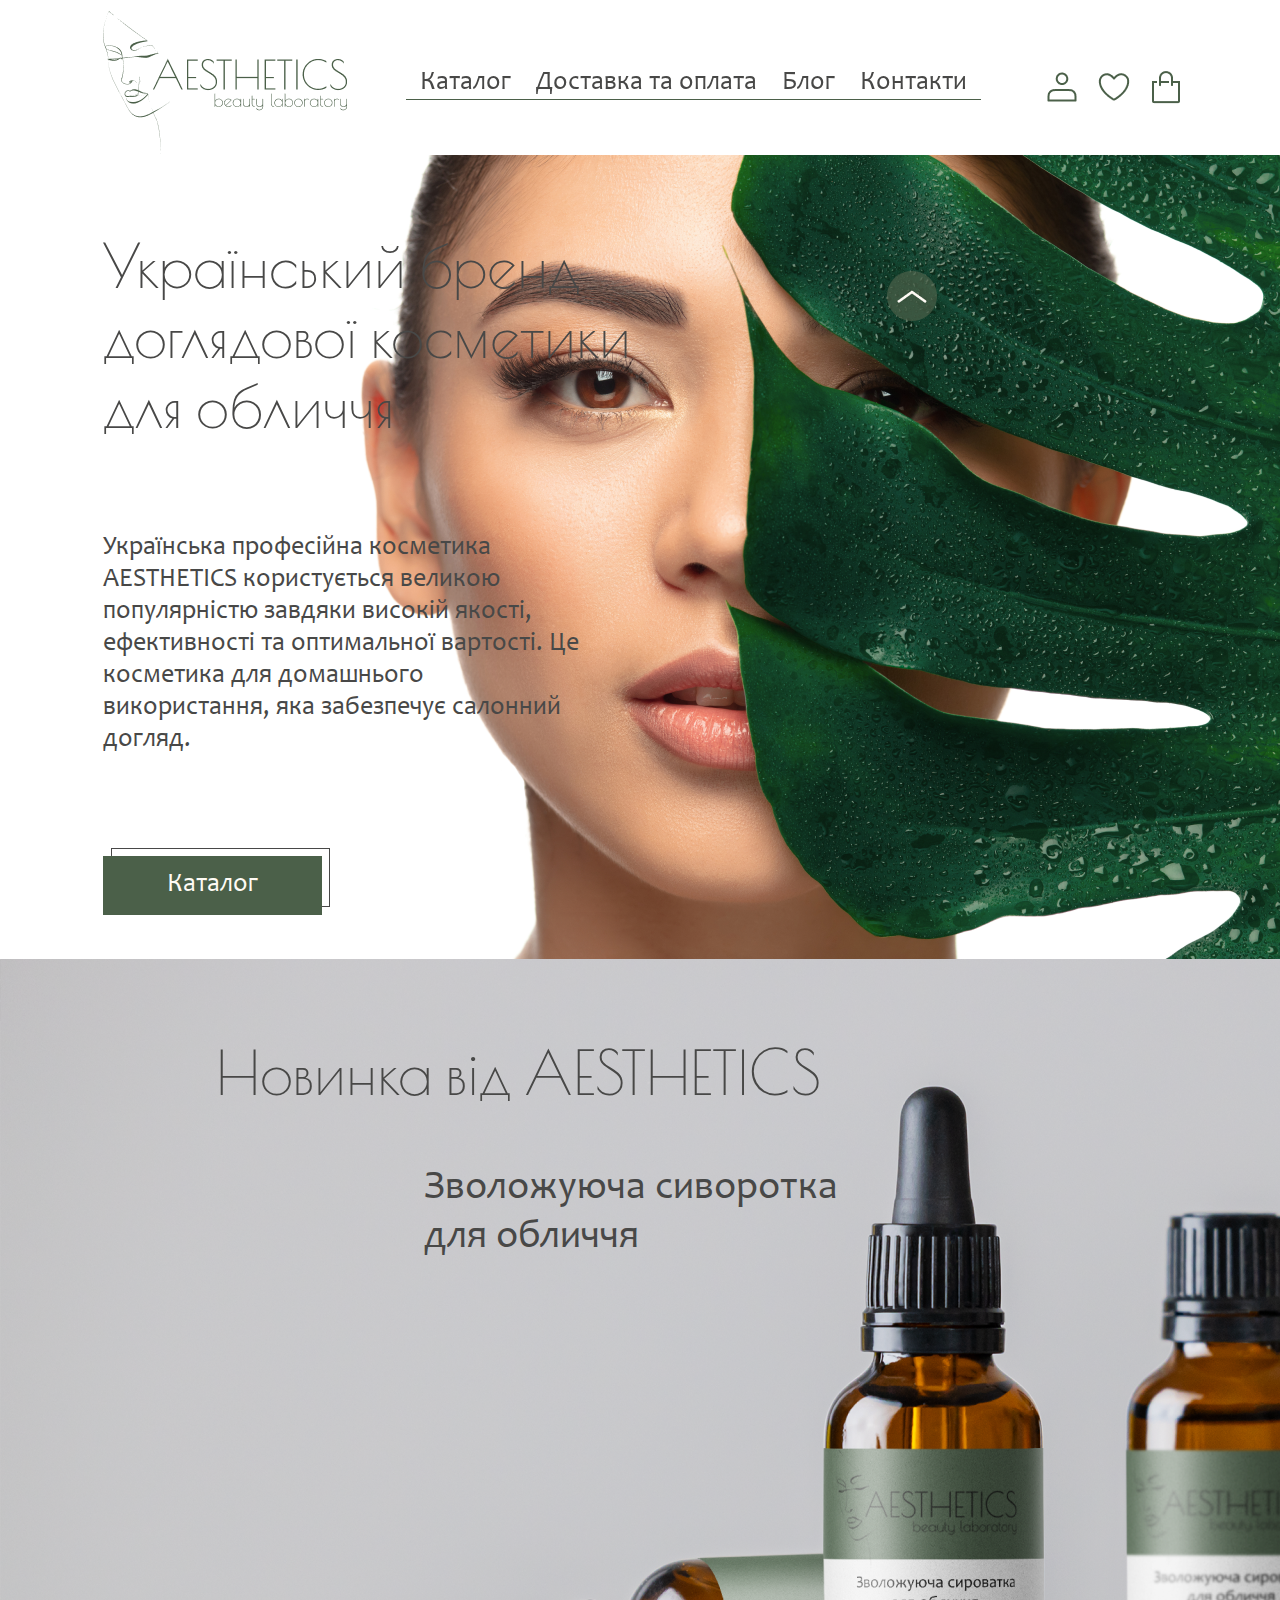
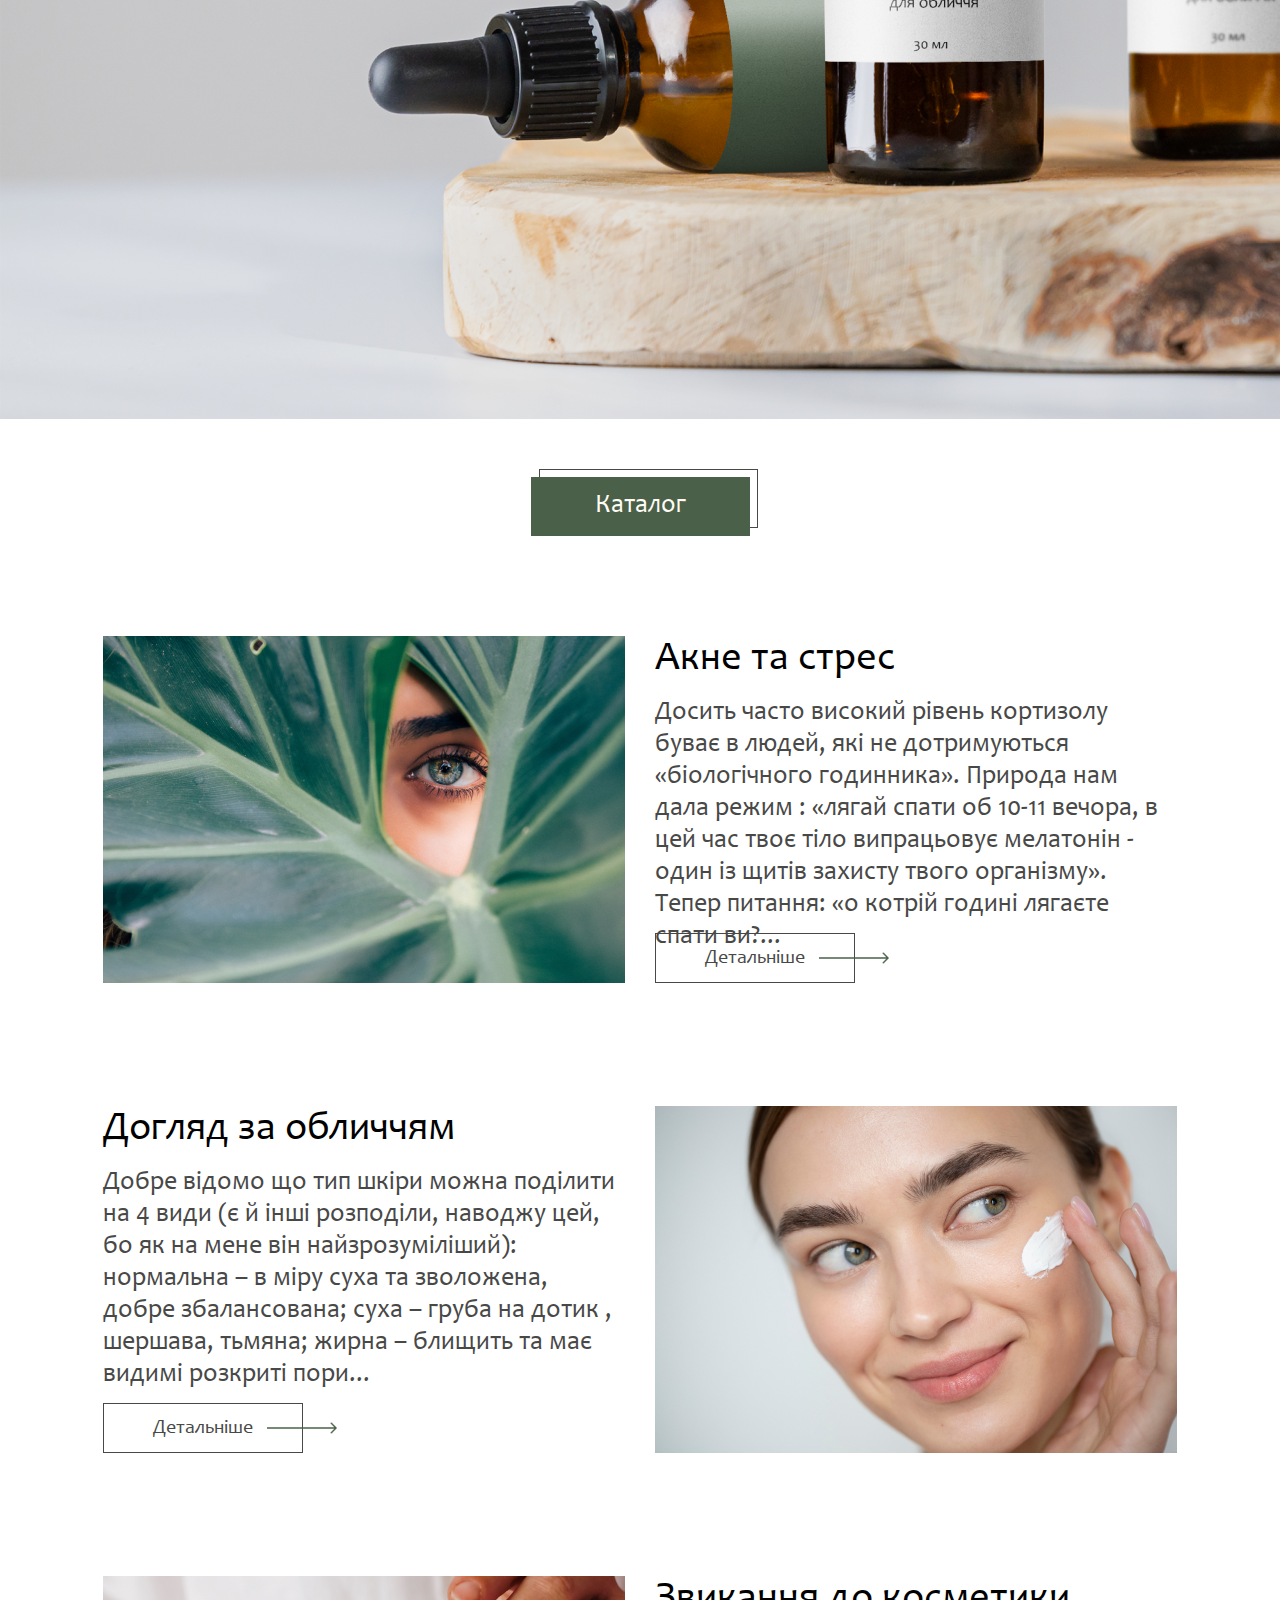
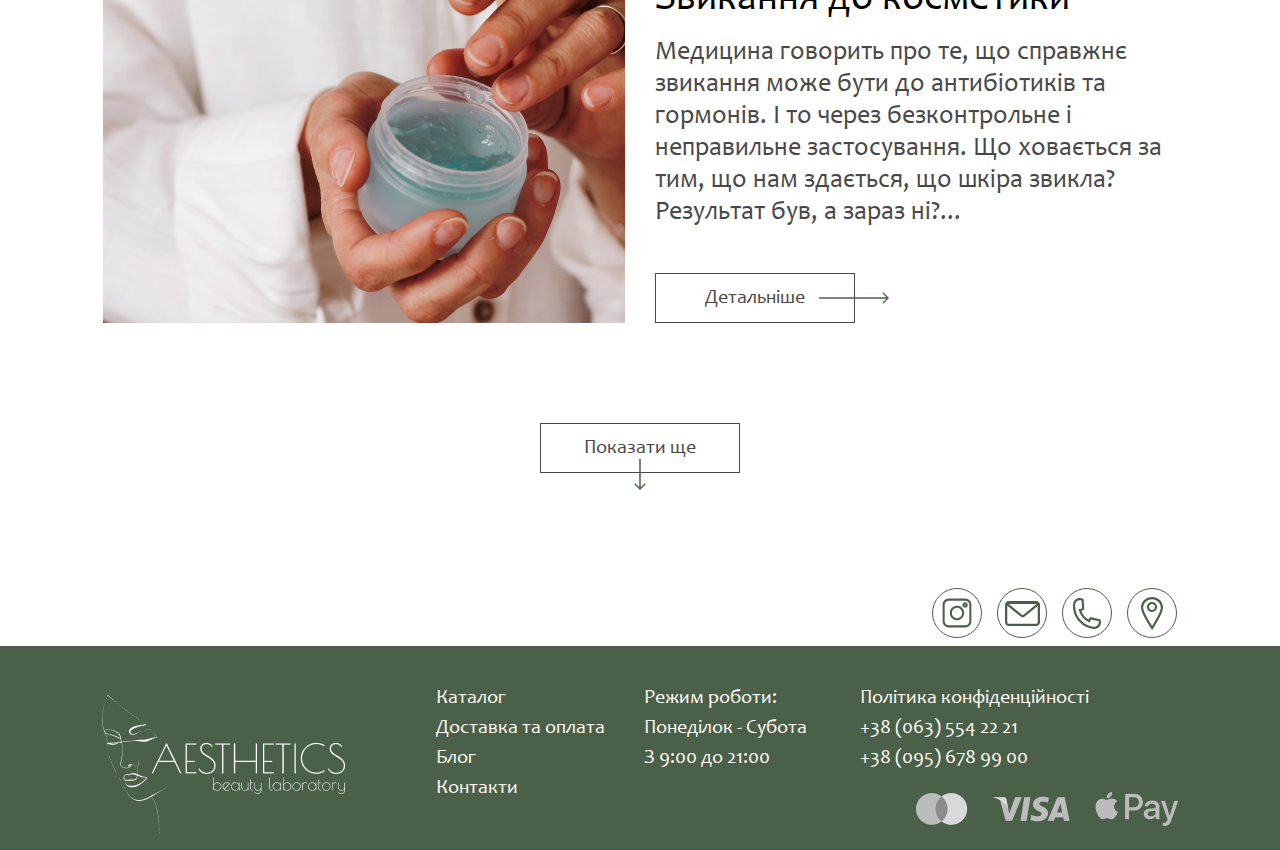
<file: homepage.html>
<!doctype html>
<html xmlns="http://www.w3.org/1999/xhtml">
<head>
	<meta http-equiv="Content-Type" content="text/html; charset=utf-8" />
	<meta name="viewport" content="width=device-width; initial-scale=1" />
	<link rel="stylesheet" href="css/all.css" type="text/css"/>
	<link rel="stylesheet" href="css/fonts.css" type="text/css"/>
	<link rel="preconnect" href="https://fonts.googleapis.com">
	<link rel="preconnect" href="https://fonts.gstatic.com" crossorigin>
	<link href="https://fonts.googleapis.com/css2?family=Poiret+One&display=swap" rel="stylesheet">
	<!-- <script type="text/javascript" src="js/code.jquery.com_jquery-3.7.0.min.js"></script> -->
	<script type="text/javascript" src="js/main.js"></script>
	<title>Aesthetics</title>
</head>
<body>
	<div id="wrapper">
		<header>
			<div class="layout">
				<div class="logo">
					<a href="./homepage.html" class="holder-logo"></a>
					<h1>Aesthetics</h1>
				</div>
				<nav class="nav-header">
					<ul class="links">
						<li>
							<a href="./catalog.html">Каталог</a>
						</li>
						<li>
							<a href="./delivery-payment.html">Доставка та оплата</a>
						</li>
						<li>
							<a href="./homepage.html#blog">Блог</a>
						</li>
						<li>
							<a href="./contact-page.html">Контакти</a>
						</li>
					</ul>
					<ul class="icons">
						<li>
							<a href="./personal-area.html">
								<img src="./images/icon-personal_area.png" alt="personal_area">
								<img src="./images/icon-personal_area_hover.png" alt="personal_area">
							</a>
						</li>
						<li>
							<a href="#">
								<img src="./images/icon-favorite.png" alt="favorite">
								<img src="./images/icon-favorite_hover.png" alt="favorite">
							</a>
						</li>
						<li>
							<a href="#" class="cart">
								<img src="./images/icon-cart.png" alt="cart">
								<img src="./images/icon-cart_hover.png" alt="cart">
							</a>
						</li>
						<li class="burger-li">
							<a href="#" class="burger">
								<div class="line top"></div>
								<div class="line center"></div>
								<div class="line bottom"></div>
							</a>
						</li>
					</ul>
				</nav>
				<div class="your-order">
					<div class="close delete-order"></div>
					<h3>Ваше замовлення</h3>
					<h4>В кошику 8 товарів</h4>
					<ul>
						<li class="order-in-heder">
							<img src="./images/img-product-antioxidant_face_cream.png" alt="">
							<div class="info-order">
								<form action="">
									<p>Антиоксидантний крем для обличчя</p>
									<input type="number" min="1" value="1">
								</form>
								<div class="control">
									<div class="delete-order"></div>
									<p>850 грн</p>
								</div>
							</div>
						</li>
						<li class="order-in-heder">
							<img src="./images/img-product-anti_aging_serum_for_the_area_around_the_eyes.png" alt="">
							<div class="info-order">
								<form action="">
									<p>Антивікова сироватка для зони навколо очей</p>
									<input type="number" min="1" value="1">
								</form>
								<div class="control">
									<div class="delete-order"></div>
									<p>900 грн</p>
								</div>
							</div>
						</li>
						<li class="order-in-heder">
							<img src="./images/img-product-lotion_for_normal_and_combination_skin.png" alt="">
							<div class="info-order">
								<form action="">
									<p>Лосьон для нормальної та комбінованої шкіри</p>
									<input type="number" min="1" value="1">
								</form>
								<div class="control">
									<div class="delete-order"></div>
									<p>1050 грн</p>
								</div>
							</div>
						</li>
						<li class="order-in-heder">
							<img src="./images/img-product-antioxidant_face_cream.png" alt="">
							<div class="info-order">
								<form action="">
									<p>Антиоксидантний крем для обличчя</p>
									<input type="number" min="1" value="1">
								</form>
								<div class="control">
									<div class="delete-order"></div>
									<p>850 грн</p>
								</div>
							</div>
						</li>
						<li class="order-in-heder">
							<img src="./images/img-product-anti_aging_serum_for_the_area_around_the_eyes.png" alt="">
							<div class="info-order">
								<form action="">
									<p>Антивікова сироватка для зони навколо очей</p>
									<input type="number" min="1" value="1">
								</form>
								<div class="control">
									<div class="delete-order"></div>
									<p>900 грн</p>
								</div>
							</div>
						</li>
						<li class="order-in-heder">
							<img src="./images/img-product-lotion_for_normal_and_combination_skin.png" alt="">
							<div class="info-order">
								<form action="">
									<p>Лосьон для нормальної та комбінованої шкіри</p>
									<input type="number" min="1" value="1">
								</form>
								<div class="control">
									<div class="delete-order"></div>
									<p>1050 грн</p>
								</div>
							</div>
						</li>
					</ul>
					<div class="total-amount">
						<p>Загальна сумма:</p>
						<p>2800 грн</p>
					</div>
					<a class="continue-shopping" href="#">Продовжити покупки</a>
					<a class="button" href="./placing-an-order.html
					"><span>Купити</span></a>
				</div>
			</div>
		</header>
		<main>
			<a class="back-to-top" href="#"></a>
			<div id="content">
				<section class="first-view">
					<div class="holder">
						<img src="./images/img-first_view.png" alt="first_view">
					</div>
					<div class="text">
						<div class="layout">
							<h2>
								Український бренд доглядової косметики для обличчя
							</h2>
							<p>
								Українська професійна косметика AESTHETICS користується великою популярністю завдяки високій якості, ефективності та оптимальної вартості. Це косметика для домашнього використання, яка забезпечує салонний догляд.
							</p>
							<a class="button" href="./catalog.html">
								<span>Каталог</span>
							</a>
						</div>
					</div>
				</section>
				<section class="new">
					<div class="slider">
						<div>
							<div class="slider-item active">
								<div class="text">
									<h3>Новинка від AESTHETICS </h3>
								<p>
									Зволожуюча сиворотка для обличчя
								</p>
								</div>
							</div>
							<div class="slider-item">
								<div class="text">
									<h3>Новинка від AESTHETICS </h3>
								<p>
									
								</p>
								</div>
							</div>
							<div class="slider-item">
								<div class="text">
									<h3> </h3>
								<p>
									Зволожуюча сиворотка для обличчя
								</p>
								</div>
							</div>
						</div>
					</div>
					<a class="button" href="#">
						<span>Каталог</span>
					</a>
				</section>
				<section class="blog_articles" id="blog">
					<div class="layout">
						<ul class="articles">
							<li class="articles-item">
								<div class="holder">
									<div class="text">
										<h4>Акне та стрес</h4>
										<p>
											Досить часто високий рівень кортизолу буває в людей, які не дотримуються «біологічного годинника». Природа нам дала режим : «лягай спати об 10-11 вечора, в цей час твоє тіло випрацьовує мелатонін - один із щитів захисту твого організму». Тепер питання: «о котрій годині лягаєте спати ви?...
										</p>
									</div>
									<a class="details" href="./blog.html">Детальніше</a>
								</div>
								<img src="./images/img-articles-acne_and_stress.png" alt="acne_and_stress">
								<a class="details bottom" href="./blog.html">Детальніше</a>
							</li>
							<li class="articles-item">
								<div class="holder">
									<div class="text">
										<h4>Догляд за обличчям</h4>
										<p>
											Добре відомо що тип шкіри можна поділити на 4 види (є й інші розподіли, наводжу цей, бо як на мене він найзрозуміліший): нормальна – в міру суха та зволожена, добре збалансована; суха – груба на дотик , шершава, тьмяна; жирна – блищить та має видимі розкриті пори...
										</p>
									</div>
									<a class="details" href="./blog.html">Детальніше</a>
								</div>
								<img src="./images/img-articles_facial.png" alt="articles_facial">
								<a class="details bottom" href="./blog.html">Детальніше</a>
							</li>
							<li class="articles-item">
								<div class="holder">
									<div class="text">
										<h4>Звикання до косметики</h4>
										<p>
											Медицина говорить про те, що справжнє звикання може бути до антибіотиків та гормонів. І то через безконтрольне і неправильне застосування. Що ховається за тим, що нам здається, що шкіра звикла? Результат був, а зараз ні?...
										</p>
									</div>
									<a class="details" href="./blog.html">Детальніше</a>
								</div>
								<img src="./images/img-articles-addiction_to_cosmetics.png"alt="addiction_to_cosmetics">
								<a class="details bottom" href="./blog.html">Детальніше</a>
							</li>
						</ul>
						<a class="show-more" href="#">Показати ще</a>
					</div>
				</section>
			</div>
		</main>
		<footer>
			<section class="socials">
				<div class="layout">
					<ul>
						<li>
							<a href="#">
								<svg width="50" height="50" viewBox="0 0 50 50" fill="none" xmlns="http://www.w3.org/2000/svg">
									<path fill-rule="evenodd" clip-rule="evenodd" d="M16.4286 12.1429C14.0616 12.1429 12.1429 14.0616 12.1429 16.4286V33.5714C12.1429 35.9384 14.0616 37.8571 16.4286 37.8571H33.5714C35.9384 37.8571 37.8571 35.9384 37.8571 33.5714V16.4286C37.8571 14.0616 35.9384 12.1429 33.5714 12.1429H16.4286ZM10 16.4286C10 12.8782 12.8782 10 16.4286 10H33.5714C37.1218 10 40 12.8782 40 16.4286V33.5714C40 37.1218 37.1218 40 33.5714 40H16.4286C12.8782 40 10 37.1218 10 33.5714V16.4286Z" fill="#4B6049"/>
									<path fill-rule="evenodd" clip-rule="evenodd" d="M25 19.6429C22.0413 19.6429 19.6429 22.0413 19.6429 25C19.6429 27.9587 22.0413 30.3571 25 30.3571C27.9587 30.3571 30.3571 27.9587 30.3571 25C30.3571 22.0413 27.9587 19.6429 25 19.6429ZM17.5 25C17.5 20.8579 20.8579 17.5 25 17.5C29.1421 17.5 32.5 20.8579 32.5 25C32.5 29.1421 29.1421 32.5 25 32.5C20.8579 32.5 17.5 29.1421 17.5 25Z" fill="#4B6049"/>
									<path fill-rule="evenodd" clip-rule="evenodd" d="M33.4375 16C33.1268 16 32.875 16.2518 32.875 16.5625C32.875 16.8732 33.1268 17.125 33.4375 17.125C33.7482 17.125 34 16.8732 34 16.5625C34 16.2518 33.7482 16 33.4375 16ZM30.625 16.5625C30.625 15.0092 31.8842 13.75 33.4375 13.75C34.9908 13.75 36.25 15.0092 36.25 16.5625C36.25 18.1158 34.9908 19.375 33.4375 19.375C31.8842 19.375 30.625 18.1158 30.625 16.5625Z" fill="#4B6049"/>
								</svg>
							</a>
						</li>
						<li>
							<a href="#">
								<svg width="35" height="25" viewBox="0 0 35 25" fill="none" xmlns="http://www.w3.org/2000/svg">
									<path fill-rule="evenodd" clip-rule="evenodd" d="M3.85537 2.27273C2.97862 2.27273 2.26787 2.985 2.26787 3.86364V21.1364C2.26787 22.015 2.97862 22.7273 3.85537 22.7273H31.1446C32.0214 22.7273 32.7321 22.015 32.7321 21.1364V3.86364C32.7321 2.985 32.0214 2.27273 31.1446 2.27273H3.85537ZM0 3.86364C0 1.72981 1.72611 0 3.85537 0H31.1446C33.2739 0 35 1.72981 35 3.86364V21.1364C35 23.2702 33.2739 25 31.1446 25H3.85537C1.72611 25 0 23.2702 0 21.1364V3.86364Z" fill="#4B6049"/>
									<path fill-rule="evenodd" clip-rule="evenodd" d="M3.41613 0.684143H31.9539C32.4003 0.680772 32.8367 0.816729 33.2026 1.07324C33.5704 1.33117 33.8485 1.69803 33.9978 2.12235C34.147 2.54668 34.16 3.00719 34.0348 3.43927C33.9106 3.86818 33.6564 4.24774 33.3076 4.52549L19.0389 16.1235L18.3246 15.241L19.0383 16.124C18.6555 16.4348 18.1777 16.6044 17.685 16.6044C17.1923 16.6044 16.7146 16.4348 16.3317 16.124L2.06247 4.52551C1.71364 4.24775 1.45948 3.86819 1.33523 3.43927C1.21007 3.00719 1.22303 2.54668 1.37229 2.12235C1.52154 1.69803 1.7996 1.33117 2.16747 1.07324C2.53333 0.816729 2.96976 0.680772 3.41613 0.684143ZM17.685 14.2976L31.6373 2.95687H3.73279L17.685 14.2976Z" fill="#4B6049"/>
								</svg>
							</a>
						</li>
						<li>
							<a href="#">
								<svg width="28" height="31" viewBox="0 0 28 31" fill="none" xmlns="http://www.w3.org/2000/svg">
									<path fill-rule="evenodd" clip-rule="evenodd" d="M7.03191 2.23429C4.57806 2.00333 2.46019 3.79676 2.24863 6.15605L2.24837 6.15896L2.2481 6.16187C1.16954 17.5325 9.54531 27.6786 21.0296 28.766C23.4829 28.9946 25.6029 27.2036 25.8305 24.8393C25.8511 24.6056 25.851 24.3704 25.8302 24.1367L25.8291 24.1249L25.8283 24.113C25.8107 23.8542 25.7694 23.5982 25.7052 23.3482L18.2553 21.4225C17.7435 21.947 17.3697 22.6004 17.1739 23.3215L16.8399 24.5512L15.703 24.0374C13.3238 22.9621 11.212 21.3476 9.52571 19.3146C7.83938 17.2816 6.62218 14.8828 5.96524 12.2978L5.6362 11.0031L6.93499 10.9132C7.70278 10.8601 8.44128 10.605 9.08125 10.1766L8.58907 2.67675C8.32458 2.54506 8.04739 2.44107 7.76165 2.36663L7.75566 2.36507L7.74969 2.36344C7.51574 2.29955 7.27685 2.25646 7.03571 2.23464L7.03381 2.23447L7.03191 2.23429ZM7.22643 0.0288856C3.65908 -0.305861 0.432292 2.30567 0.103877 5.94977C-1.09495 18.6046 8.22239 29.7775 20.8328 30.9712L20.8342 30.9714C24.4066 31.3047 27.6275 28.6911 27.9747 25.0518L27.975 25.0482L27.9754 25.0446C28.0079 24.6795 28.0082 24.312 27.9764 23.9468C27.9297 23.2786 27.7802 22.6222 27.5334 22.0021L27.3272 21.4841L17.7212 19.0011L17.3061 19.3349C16.574 19.9235 15.9805 20.6665 15.562 21.5079C13.8902 20.5945 12.3976 19.3639 11.1648 17.8777C9.94415 16.4061 9.00441 14.7155 8.39074 12.8947C9.30087 12.638 10.1524 12.1832 10.8851 11.5552L11.307 11.1936L10.6627 1.37573L10.2064 1.07462C9.61856 0.686684 8.97376 0.398654 8.29679 0.221593C7.94599 0.126164 7.5879 0.0616941 7.22643 0.0288856Z" fill="#4B6049"/>
								</svg>
							</a>
						</li>
						<li>
							<a href="#">
								<svg width="22" height="33" viewBox="0 0 22 33" fill="none" xmlns="http://www.w3.org/2000/svg">
									<path fill-rule="evenodd" clip-rule="evenodd" d="M11 2.13276C8.66609 2.13276 6.42778 3.03157 4.77746 4.63145C3.12714 6.23133 2.2 8.40123 2.2 10.6638C2.2 11.7397 2.7393 13.49 3.67956 15.6449C4.59888 17.7518 5.8324 20.0957 7.07717 22.296C8.32003 24.4929 9.56429 26.5294 10.4986 28.0176C10.723 28.3751 10.9294 28.7007 11.1135 28.9891C11.2913 28.7032 11.4904 28.381 11.7067 28.0276C12.6176 26.5391 13.8308 24.5024 15.0427 22.3052C16.2563 20.1047 17.4592 17.7602 18.3558 15.6528C19.2723 13.4987 19.8 11.7449 19.8 10.6638C19.8 8.40123 18.8729 6.23133 17.2225 4.63145C15.5722 3.03157 13.3339 2.13276 11 2.13276ZM11.1254 31.0125C10.2006 31.5898 10.2005 31.5897 10.2003 31.5895L10.1999 31.5888L10.1703 31.5441C10.1508 31.5146 10.1221 31.4711 10.0849 31.4143C10.0103 31.3008 9.90149 31.1343 9.7632 30.921C9.48667 30.4943 9.09227 29.8798 8.61927 29.1264C7.67382 27.6204 6.41172 25.555 5.14823 23.3216C3.88665 21.0916 2.61382 18.6769 1.65338 16.4757C0.713871 14.3226 0 12.2154 0 10.6638C0 7.83559 1.15892 5.12321 3.22182 3.12336C5.28472 1.1235 8.08262 0 11 0C13.9174 0 16.7153 1.1235 18.7782 3.12336C20.8411 5.12321 22 7.83559 22 10.6638C22 12.2092 21.3059 14.3122 20.3896 16.466C19.4535 18.6664 18.2127 21.0808 16.9827 23.3108C15.7509 25.5442 14.5205 27.6097 13.5987 29.1158C13.1376 29.8693 12.753 30.4838 12.4834 30.9106C12.3486 31.1239 12.2425 31.2904 12.1698 31.4039C12.1472 31.4392 12.1279 31.4694 12.1119 31.4943C12.1022 31.5094 12.0937 31.5225 12.0866 31.5337L12.0649 31.5673L12.0573 31.5791C12.0571 31.5793 12.0571 31.5794 11.1254 31.0125ZM11.1254 31.0125L12.0571 31.5794L11.1372 33L10.2006 31.5898L11.1254 31.0125Z" fill="#4B6049"/>
									<path fill-rule="evenodd" clip-rule="evenodd" d="M11 7C9.34315 7 8 8.34315 8 10C8 11.6569 9.34315 13 11 13C12.6569 13 14 11.6569 14 10C14 8.34315 12.6569 7 11 7ZM6 10C6 7.23858 8.23858 5 11 5C13.7614 5 16 7.23858 16 10C16 12.7614 13.7614 15 11 15C8.23858 15 6 12.7614 6 10Z" fill="#4B6049"/>
								</svg>
							</a>
						</li>
					</ul>
				</div>
			</section>
			<section class="info-footer">
				<div class="layout">
					<div class="holder">
						<div class="logo">
							<a href="./homepage.html" class="holder-logo"></a>
						</div>
						<div class="navigation">
							<ul>
								<li>
									<a href="./catalog.html">Каталог</a>
								</li>
								<li>
									<a href="./delivery-payment.html">Доставка та оплата</a>
								</li>
								<li>
									<a href="./homepage.html#blog">Блог</a>
								</li>
								<li>
									<a href="./contact-page.html">Контакти</a>
								</li>
							</ul>
						</div>
						<div class="hours">
							<p>
								Режим роботи:
							</p>
							<p>
								Понеділок - Субота
							</p>
							<p>
								З 9:00 до 21:00
							</p>
						</div>
						<div class="contacts">
							<p>
								Політика конфіденційності
							</p>
							<p>
								+38 (063) 554 22 21 
							</p>
							<p>
								+38 (095) 678 99 00 
							</p>
							<div class="payment">
								<ul>
									<li>
										<a href="#">
											<img class="icons-payment" src="./images/icon-mastercard.png" alt="mastercard">
											<img class="icons-payment" src="./images/icon-mastercard_hover.png" alt="mastercard">
										</a>
									</li>
									<li>
										<a href="#">
											<img class="icons-payment" src="./images/icon-visa.png" alt="visa">
											<img class="icons-payment" src="./images/icon-visa_hover.png" alt="visa">
										</a>
									</li>
									<li>
										<a href="#">
											<img class="icons-payment" src="./images/icon-apay.png" alt="apay">
											<img class="icons-payment" src="./images/icon-apay_hover.png" alt="apay">
										</a>
									</li>
								</ul>
							</div>
						</div>
					</div>
					<div class="mobile">
						<div class="logo">
							<a href="./homepage.html" class="holder-logo"></a>
						</div>
						<div class="holder-mobile">
							<div>
								<div class="hours">
									<p>
										Режим роботи:
									</p>
									<p>
										Понеділок - Субота
									</p>
									<p>
										З 9:00 до 21:00
									</p>
								</div>
								<div class="navigation">
									<ul>
										<li>
											<a href="./catalog.html">Каталог</a>
										</li>
										<li>
											<a href="./delivery-payment.html">Доставка та оплата</a>
										</li>
										<li>
											<a href="./homepage.html#blog">Блог</a>
										</li>
										<li>
											<a href="./contact-page.html">Контакти</a>
										</li>
									</ul>
								</div>
							</div>
							<div class="contacts">
								<div>
									<p>+38 (063) 554 22 21</p>
									<p>+38 (095) 678 99 00</p>
								</div>
								<p>Політика конфіденційності</p>
								<div class="payment">
									<ul>
										<li>
											<a href="#">
												<img class="icons-payment" src="./images/icon-mastercard.png"
													alt="mastercard">
												<img class="icons-payment" src="./images/icon-mastercard_hover.png"
													alt="mastercard">
											</a>
										</li>
										<li>
											<a href="#">
												<img class="icons-payment" src="./images/icon-visa.png" alt="visa">
												<img class="icons-payment" src="./images/icon-visa_hover.png" alt="visa">
											</a>
										</li>
										<li>
											<a href="#">
												<img class="icons-payment" src="./images/icon-apay.png" alt="apay">
												<img class="icons-payment" src="./images/icon-apay_hover.png" alt="apay">
											</a>
										</li>
									</ul>
								</div>
							</div>
						</div>
					</div>
				</div>
			</section>
		</footer>
	</div>
	<script type="text/javascript" src="js/slider.js"></script>
	<script src="js/order.js"></script>
</body>
</html>
</file>
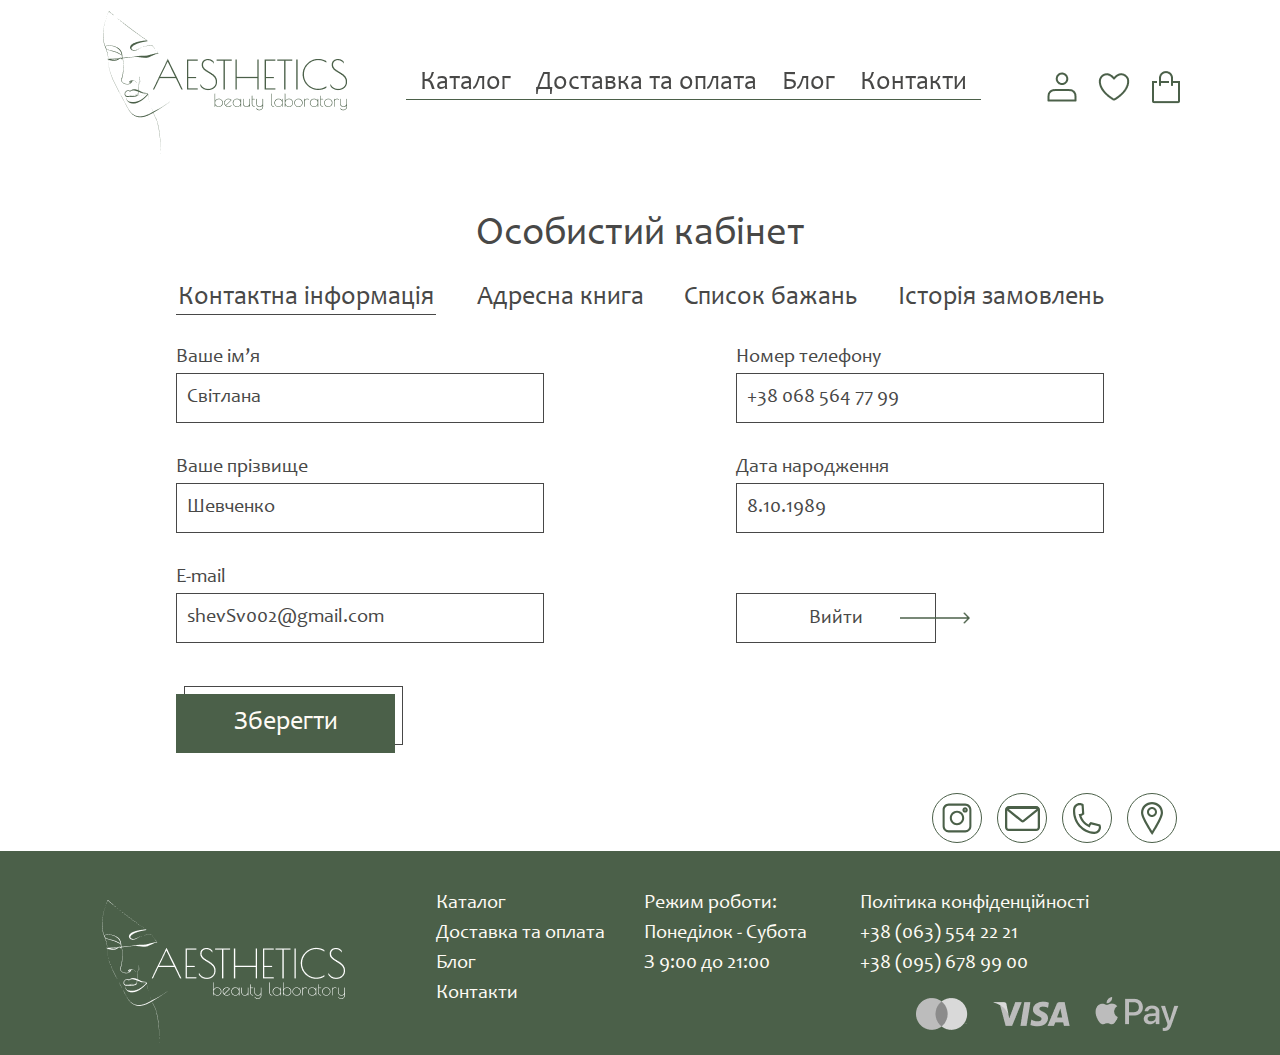
<file: personal-area.html>
<!doctype html>
<html xmlns="http://www.w3.org/1999/xhtml">
<head>
	<meta http-equiv="Content-Type" content="text/html; charset=utf-8" />
	<meta name="viewport" content="width=device-width; initial-scale=1" />
	<link rel="stylesheet" href="css/all.css" type="text/css"/>
	<link rel="stylesheet" href="css/fonts.css" type="text/css"/>
	<link rel="preconnect" href="https://fonts.googleapis.com">
	<link rel="preconnect" href="https://fonts.gstatic.com" crossorigin>
	<link href="https://fonts.googleapis.com/css2?family=Poiret+One&display=swap" rel="stylesheet">
	<!-- <script type="text/javascript" src="./js/code.jquery.com_jquery-3.7.0.min.js"></script> -->
	<script type="text/javascript" src="js/main.js"></script>
	<title>personal-area</title>
</head>
<body>
	<div id="wrapper">
		<header>
			<div class="layout">
				<div class="logo">
					<a href="./index.html" class="holder-logo"></a>
					<h1>Aesthetics</h1>
				</div>
				<nav class="nav-header">
					<ul class="links">
						<li>
							<a href="./catalog.html">Каталог</a>
						</li>
						<li>
							<a href="./delivery-payment.html">Доставка та оплата</a>
						</li>
						<li>
							<a href="./index.html#blog">Блог</a>
						</li>
						<li>
							<a href="./contact-page.html">Контакти</a>
						</li>
					</ul>
					<ul class="icons">
						<li>
							<a href="./personal-area.html">
								<img src="./images/icon-personal_area.png" alt="personal_area">
								<img src="./images/icon-personal_area_hover.png" alt="personal_area">
							</a>
						</li>
						<li>
							<a href="#">
								<img src="./images/icon-favorite.png" alt="favorite">
								<img src="./images/icon-favorite_hover.png" alt="favorite">
							</a>
						</li>
						<li>
							<a href="#" class="cart">
								<img src="./images/icon-cart.png" alt="cart">
								<img src="./images/icon-cart_hover.png" alt="cart">
							</a>
						</li>
						<li class="burger-li">
							<a href="#" class="burger">
								<div class="line top"></div>
								<div class="line center"></div>
								<div class="line bottom"></div>
							</a>
						</li>
					</ul>
				</nav>
				<div class="your-order">
					<div class="close delete-order"></div>
					<h3>Ваше замовлення</h3>
					<h4>В кошику 8 товарів</h4>
					<ul>
						<li class="order-in-heder">
							<img src="./images/img-product-antioxidant_face_cream.png" alt="">
							<div class="info-order">
								<form action="">
									<p>Антиоксидантний крем для обличчя</p>
									<input type="number" min="1" value="1">
								</form>
								<div class="control">
									<div class="delete-order"></div>
									<p>850 грн</p>
								</div>
							</div>
						</li>
						<li class="order-in-heder">
							<img src="./images/img-product-anti_aging_serum_for_the_area_around_the_eyes.png" alt="">
							<div class="info-order">
								<form action="">
									<p>Антивікова сироватка для зони навколо очей</p>
									<input type="number" min="1" value="1">
								</form>
								<div class="control">
									<div class="delete-order"></div>
									<p>900 грн</p>
								</div>
							</div>
						</li>
						<li class="order-in-heder">
							<img src="./images/img-product-lotion_for_normal_and_combination_skin.png" alt="">
							<div class="info-order">
								<form action="">
									<p>Лосьон для нормальної та комбінованої шкіри</p>
									<input type="number" min="1" value="1">
								</form>
								<div class="control">
									<div class="delete-order"></div>
									<p>1050 грн</p>
								</div>
							</div>
						</li>
						<li class="order-in-heder">
							<img src="./images/img-product-antioxidant_face_cream.png" alt="">
							<div class="info-order">
								<form action="">
									<p>Антиоксидантний крем для обличчя</p>
									<input type="number" min="1" value="1">
								</form>
								<div class="control">
									<div class="delete-order"></div>
									<p>850 грн</p>
								</div>
							</div>
						</li>
						<li class="order-in-heder">
							<img src="./images/img-product-anti_aging_serum_for_the_area_around_the_eyes.png" alt="">
							<div class="info-order">
								<form action="">
									<p>Антивікова сироватка для зони навколо очей</p>
									<input type="number" min="1" value="1">
								</form>
								<div class="control">
									<div class="delete-order"></div>
									<p>900 грн</p>
								</div>
							</div>
						</li>
						<li class="order-in-heder">
							<img src="./images/img-product-lotion_for_normal_and_combination_skin.png" alt="">
							<div class="info-order">
								<form action="">
									<p>Лосьон для нормальної та комбінованої шкіри</p>
									<input type="number" min="1" value="1">
								</form>
								<div class="control">
									<div class="delete-order"></div>
									<p>1050 грн</p>
								</div>
							</div>
						</li>
					</ul>
					<div class="total-amount">
						<p>Загальна сумма:</p>
						<p>2800 грн</p>
					</div>
					<a class="continue-shopping" href="#">Продовжити покупки</a>
					<a class="button" href="./placing-an-order.html
					"><span>Купити</span></a>
				</div>
			</div>
		</header>
		<main>
			<div id="content">
				<section class="personal-area">
					<div class="layout">
						<h3>Особистий кабінет</h3>
						<div class="holder">
							<div class="menu" id="menu-tabs">
								<a class="t1" href="#">Контактна інформація</a>
								<a class="t2" href="#">Адресна книга</a>
								<a class="t3" href="#">Список бажань</a>
								<a class="t4" href="#">Історія замовлень</a>
							</div>
							<div class="holder-group">
								<div class="contact-information  t1 group" id="group">
									<h4 class="switch">Контактна інформація</h4>
									<div class="box">
										<form action="">
											<div>
												<div class="text-input">
													<label for="name">Ваше ім’я</label>
													<input type="text" id="name" placeholder="Світлана">
												</div>
												<div class="text-input">
													<label for="surname">Ваше прізвище</label>
													<input type="text" id="surname" placeholder="Шевченко">
												</div>
												<div class="text-input">
													<label for="email">E-mail</label>
													<input type="text" id="email" placeholder="shevSv002@gmail.com">
												</div>
											</div>
											<div>
												<div class="text-input">
													<label for="phone-number">Номер телефону</label>
													<input type="text" id="phone-number" placeholder="+38 068 564 77 99">
												</div>
												<div class="text-input">
													<label for="birth-date">Дата народження</label>
													<input type="text" id="birth-date" placeholder="8.10.1989">
												</div>
												<a href="#" class="button">
													<span>Зберегти</span>
												</a>
												<a href="#" class="details">Вийти</a>
											</div>
										</form>
										<a href="#" class="button">
											<span>Зберегти</span>
										</a>
									</div>
								</div>
								<div class="address-book  t2 group" id="group">
									<h4 class="switch">Адресна книга</h4>
									<div class="box">
										<div class="address">
											<ul>
												<li>
													<div class="icon-number">1</div>
													<div>
														<p>Шевченко Світлана</p>
														<p>Місто КиЇв</p>
														<p>Градинська 11б, 85</p>
														<p>+38 068 564 77 99</p>
														<div>
															<a class="edit" href="#">Редагувати</a>
															<a class="delete" href="#">Видалити</a>
														</div>
													</div>
												</li>
												<li>
													<div class="icon-number">2</div>
													<div>
														<p>Шевченко Світлана</p>
														<p>Місто Харків</p>
														<p>Трінклера 18, 65</p>
														<p>+38 068 564 77 99</p>
														<div>
															<a class="edit" href="#">Редагувати</a>
															<a class="delete" href="#">Видалити</a>
														</div>
													</div>
												</li>
											</ul>
											<a href="#" class="button">
												<span>Зберегти</span>
											</a>
										</div>
										<div class="new-address">
											<p>Додати нову адресу:</p>
											<form action="">
												<input type="text" placeholder="ПІБ">
												<input type="text" placeholder="Місто">
												<div>
													<input type="text" placeholder="Вулиця">
													<input type="text" placeholder="Корпус">
													<input type="text" placeholder="Квартира">
												</div>
												<input type="text" placeholder="Поштове відділення">
												<input type="text" placeholder="Номер телефону">
											</form>
										</div>
										<a href="#" class="button down">
											<span>Зберегти</span>
										</a>
									</div>
								</div>
								<div class="wish-list  t3 group" id="group">
									<h4 class="switch">Список бажань</h4>
									<div class="box">
										<ul>
											<li class="wish-list-item">
												<img src="./images/img-product-facial_fluid_for_dry_skin.png" alt="">
												<div class="item-name-end-button">
													<div class="rating-stock">
														<ul class="rating">
															<li>
																<svg width="20" height="19" viewBox="0 0 20 19" fill="none"
																	xmlns="http://www.w3.org/2000/svg">
																	<path
																		d="M10 0L12.2451 6.90983H19.5106L13.6327 11.1803L15.8779 18.0902L10 13.8197L4.12215 18.0902L6.36729 11.1803L0.489435 6.90983H7.75486L10 0Z"
																		fill="#D9D9D9" />
																</svg>
															</li>
															<li>
																<svg width="20" height="19" viewBox="0 0 20 19" fill="none"
																	xmlns="http://www.w3.org/2000/svg">
																	<path
																		d="M10 0L12.2451 6.90983H19.5106L13.6327 11.1803L15.8779 18.0902L10 13.8197L4.12215 18.0902L6.36729 11.1803L0.489435 6.90983H7.75486L10 0Z"
																		fill="#D9D9D9" />
																</svg>
															</li>
															<li>
																<svg width="20" height="19" viewBox="0 0 20 19" fill="none"
																	xmlns="http://www.w3.org/2000/svg">
																	<path
																		d="M10 0L12.2451 6.90983H19.5106L13.6327 11.1803L15.8779 18.0902L10 13.8197L4.12215 18.0902L6.36729 11.1803L0.489435 6.90983H7.75486L10 0Z"
																		fill="#D9D9D9" />
																</svg>
															</li>
															<li>
																<svg width="20" height="19" viewBox="0 0 20 19" fill="none"
																	xmlns="http://www.w3.org/2000/svg">
																	<path
																		d="M10 0L12.2451 6.90983H19.5106L13.6327 11.1803L15.8779 18.0902L10 13.8197L4.12215 18.0902L6.36729 11.1803L0.489435 6.90983H7.75486L10 0Z"
																		fill="#D9D9D9" />
																</svg>
															</li>
															<li>
																<svg width="20" height="19" viewBox="0 0 20 19" fill="none"
																	xmlns="http://www.w3.org/2000/svg">
																	<path
																		d="M10 0L12.2451 6.90983H19.5106L13.6327 11.1803L15.8779 18.0902L10 13.8197L4.12215 18.0902L6.36729 11.1803L0.489435 6.90983H7.75486L10 0Z"
																		fill="#D9D9D9" />
																</svg>
															</li>
														</ul>
														<p>В наявності</p>
													</div>
													<p class="description">
														Флюид для обличчя
														для сухої шкіри
													</p>
													<p>630 грн</p>
													<div>
														<a class="button small" href="#">
															<span>
																В кошик
															</span>
														</a>
														<a class="delete" href="#">Видалити</a>
													</div>
												</div>
												
											</li>
											<li class="wish-list-item">
												<img src="./images/img-product-mattifying_day_cream_for_oily_skin.png" alt="">
												<div class="item-name-end-button">
													<div class="rating-stock">
														<ul class="rating">
															<li>
																<svg width="20" height="19" viewBox="0 0 20 19" fill="none"
																	xmlns="http://www.w3.org/2000/svg">
																	<path
																		d="M10 0L12.2451 6.90983H19.5106L13.6327 11.1803L15.8779 18.0902L10 13.8197L4.12215 18.0902L6.36729 11.1803L0.489435 6.90983H7.75486L10 0Z"
																		fill="#D9D9D9" />
																</svg>
															</li>
															<li>
																<svg width="20" height="19" viewBox="0 0 20 19" fill="none"
																	xmlns="http://www.w3.org/2000/svg">
																	<path
																		d="M10 0L12.2451 6.90983H19.5106L13.6327 11.1803L15.8779 18.0902L10 13.8197L4.12215 18.0902L6.36729 11.1803L0.489435 6.90983H7.75486L10 0Z"
																		fill="#D9D9D9" />
																</svg>
															</li>
															<li>
																<svg width="20" height="19" viewBox="0 0 20 19" fill="none"
																	xmlns="http://www.w3.org/2000/svg">
																	<path
																		d="M10 0L12.2451 6.90983H19.5106L13.6327 11.1803L15.8779 18.0902L10 13.8197L4.12215 18.0902L6.36729 11.1803L0.489435 6.90983H7.75486L10 0Z"
																		fill="#D9D9D9" />
																</svg>
															</li>
															<li>
																<svg width="20" height="19" viewBox="0 0 20 19" fill="none"
																	xmlns="http://www.w3.org/2000/svg">
																	<path
																		d="M10 0L12.2451 6.90983H19.5106L13.6327 11.1803L15.8779 18.0902L10 13.8197L4.12215 18.0902L6.36729 11.1803L0.489435 6.90983H7.75486L10 0Z"
																		fill="#D9D9D9" />
																</svg>
															</li>
															<li>
																<svg width="20" height="19" viewBox="0 0 20 19" fill="none"
																	xmlns="http://www.w3.org/2000/svg">
																	<path
																		d="M10 0L12.2451 6.90983H19.5106L13.6327 11.1803L15.8779 18.0902L10 13.8197L4.12215 18.0902L6.36729 11.1803L0.489435 6.90983H7.75486L10 0Z"
																		fill="#D9D9D9" />
																</svg>
															</li>
														</ul>
														<p>Залишилось 3 шт</p>
													</div>
													<p class="description">
														Матуючий денний крем для жирної шкіри
													</p>
													<p>680 грн</p>
													<div>
														<a class="button small" href="#">
															<span>
																В кошик
															</span>
														</a>
														<a class="delete" href="#">Видалити</a>
													</div>
												</div>
											</li>
											<li class="wish-list-item">
												<img src="./images/img-product-moisturizing_serum_for_normal_skin.png" alt="">
												<div class="item-name-end-button">
													<di class="rating-stock">
														<ul class="rating">
															<li>
																<svg width="20" height="19" viewBox="0 0 20 19" fill="none"
																	xmlns="http://www.w3.org/2000/svg">
																	<path
																		d="M10 0L12.2451 6.90983H19.5106L13.6327 11.1803L15.8779 18.0902L10 13.8197L4.12215 18.0902L6.36729 11.1803L0.489435 6.90983H7.75486L10 0Z"
																		fill="#D9D9D9" />
																</svg>
															</li>
															<li>
																<svg width="20" height="19" viewBox="0 0 20 19" fill="none"
																	xmlns="http://www.w3.org/2000/svg">
																	<path
																		d="M10 0L12.2451 6.90983H19.5106L13.6327 11.1803L15.8779 18.0902L10 13.8197L4.12215 18.0902L6.36729 11.1803L0.489435 6.90983H7.75486L10 0Z"
																		fill="#D9D9D9" />
																</svg>
															</li>
															<li>
																<svg width="20" height="19" viewBox="0 0 20 19" fill="none"
																	xmlns="http://www.w3.org/2000/svg">
																	<path
																		d="M10 0L12.2451 6.90983H19.5106L13.6327 11.1803L15.8779 18.0902L10 13.8197L4.12215 18.0902L6.36729 11.1803L0.489435 6.90983H7.75486L10 0Z"
																		fill="#D9D9D9" />
																</svg>
															</li>
															<li>
																<svg width="20" height="19" viewBox="0 0 20 19" fill="none"
																	xmlns="http://www.w3.org/2000/svg">
																	<path
																		d="M10 0L12.2451 6.90983H19.5106L13.6327 11.1803L15.8779 18.0902L10 13.8197L4.12215 18.0902L6.36729 11.1803L0.489435 6.90983H7.75486L10 0Z"
																		fill="#D9D9D9" />
																</svg>
															</li>
															<li>
																<svg width="20" height="19" viewBox="0 0 20 19" fill="none"
																	xmlns="http://www.w3.org/2000/svg">
																	<path
																		d="M10 0L12.2451 6.90983H19.5106L13.6327 11.1803L15.8779 18.0902L10 13.8197L4.12215 18.0902L6.36729 11.1803L0.489435 6.90983H7.75486L10 0Z"
																		fill="#D9D9D9" />
																</svg>
															</li>
														</ul>
														<p>В наявності</p>
													</di>
													<p class="description">
														Зволожуюча сироватка для нормальної шкіри
													</p>
													<p>480 грн</p>
													<div>
														<a class="button small" href="#">
															<span>
																В кошик
															</span>
														</a>
														<a class="delete" href="#">Видалити</a>
													</div>
												</div>
												
											</li>
											<li class="wish-list-item">
												<img src="./images/img-product-facial_fluid_for_dry_skin.png" alt="">
												<div class="item-name-end-button">
													<div  class="rating-stock">
														<ul class="rating">
															<li>
																<svg width="20" height="19" viewBox="0 0 20 19" fill="none"
																	xmlns="http://www.w3.org/2000/svg">
																	<path
																		d="M10 0L12.2451 6.90983H19.5106L13.6327 11.1803L15.8779 18.0902L10 13.8197L4.12215 18.0902L6.36729 11.1803L0.489435 6.90983H7.75486L10 0Z"
																		fill="#D9D9D9" />
																</svg>
															</li>
															<li>
																<svg width="20" height="19" viewBox="0 0 20 19" fill="none"
																	xmlns="http://www.w3.org/2000/svg">
																	<path
																		d="M10 0L12.2451 6.90983H19.5106L13.6327 11.1803L15.8779 18.0902L10 13.8197L4.12215 18.0902L6.36729 11.1803L0.489435 6.90983H7.75486L10 0Z"
																		fill="#D9D9D9" />
																</svg>
															</li>
															<li>
																<svg width="20" height="19" viewBox="0 0 20 19" fill="none"
																	xmlns="http://www.w3.org/2000/svg">
																	<path
																		d="M10 0L12.2451 6.90983H19.5106L13.6327 11.1803L15.8779 18.0902L10 13.8197L4.12215 18.0902L6.36729 11.1803L0.489435 6.90983H7.75486L10 0Z"
																		fill="#D9D9D9" />
																</svg>
															</li>
															<li>
																<svg width="20" height="19" viewBox="0 0 20 19" fill="none"
																	xmlns="http://www.w3.org/2000/svg">
																	<path
																		d="M10 0L12.2451 6.90983H19.5106L13.6327 11.1803L15.8779 18.0902L10 13.8197L4.12215 18.0902L6.36729 11.1803L0.489435 6.90983H7.75486L10 0Z"
																		fill="#D9D9D9" />
																</svg>
															</li>
															<li>
																<svg width="20" height="19" viewBox="0 0 20 19" fill="none"
																	xmlns="http://www.w3.org/2000/svg">
																	<path
																		d="M10 0L12.2451 6.90983H19.5106L13.6327 11.1803L15.8779 18.0902L10 13.8197L4.12215 18.0902L6.36729 11.1803L0.489435 6.90983H7.75486L10 0Z"
																		fill="#D9D9D9" />
																</svg>
															</li>
														</ul>
														<p>В наявності</p>
													</div>
													<p class="description">
														Флюид для обличчя
														для сухої шкіри
													</p>
													<p>630 грн</p>
													<div>
														<a class="button small" href="#">
															<span>
																В кошик
															</span>
														</a>
														<a class="delete" href="#">Видалити</a>
													</div>
												</div>
											</li>
											<li class="wish-list-item">
												<img src="./images/img-product-mattifying_day_cream_for_oily_skin.png" alt="">
												<div class="item-name-end-button">
													<div class="rating-stock">
														<ul class="rating">
															<li>
																<svg width="20" height="19" viewBox="0 0 20 19" fill="none"
																	xmlns="http://www.w3.org/2000/svg">
																	<path
																		d="M10 0L12.2451 6.90983H19.5106L13.6327 11.1803L15.8779 18.0902L10 13.8197L4.12215 18.0902L6.36729 11.1803L0.489435 6.90983H7.75486L10 0Z"
																		fill="#D9D9D9" />
																</svg>
															</li>
															<li>
																<svg width="20" height="19" viewBox="0 0 20 19" fill="none"
																	xmlns="http://www.w3.org/2000/svg">
																	<path
																		d="M10 0L12.2451 6.90983H19.5106L13.6327 11.1803L15.8779 18.0902L10 13.8197L4.12215 18.0902L6.36729 11.1803L0.489435 6.90983H7.75486L10 0Z"
																		fill="#D9D9D9" />
																</svg>
															</li>
															<li>
																<svg width="20" height="19" viewBox="0 0 20 19" fill="none"
																	xmlns="http://www.w3.org/2000/svg">
																	<path
																		d="M10 0L12.2451 6.90983H19.5106L13.6327 11.1803L15.8779 18.0902L10 13.8197L4.12215 18.0902L6.36729 11.1803L0.489435 6.90983H7.75486L10 0Z"
																		fill="#D9D9D9" />
																</svg>
															</li>
															<li>
																<svg width="20" height="19" viewBox="0 0 20 19" fill="none"
																	xmlns="http://www.w3.org/2000/svg">
																	<path
																		d="M10 0L12.2451 6.90983H19.5106L13.6327 11.1803L15.8779 18.0902L10 13.8197L4.12215 18.0902L6.36729 11.1803L0.489435 6.90983H7.75486L10 0Z"
																		fill="#D9D9D9" />
																</svg>
															</li>
															<li>
																<svg width="20" height="19" viewBox="0 0 20 19" fill="none"
																	xmlns="http://www.w3.org/2000/svg">
																	<path
																		d="M10 0L12.2451 6.90983H19.5106L13.6327 11.1803L15.8779 18.0902L10 13.8197L4.12215 18.0902L6.36729 11.1803L0.489435 6.90983H7.75486L10 0Z"
																		fill="#D9D9D9" />
																</svg>
															</li>
														</ul>
														<p>Залишилось 3 шт</p>
													</div>
													<p class="description">
														Матуючий денний крем для жирної шкіри
													</p>
													<p>680 грн</p>
													<div>
														<a class="button small" href="#">
															<span>
																В кошик
															</span>
														</a>
														<a class="delete" href="#">Видалити</a>
													</div>
												</div>
											</li>
											<li class="wish-list-item">
												<img src="./images/img-product-moisturizing_serum_for_normal_skin.png" alt="">
												<div class="item-name-end-button">
													<div class="rating-stock">
														<ul class="rating">
															<li>
																<svg width="20" height="19" viewBox="0 0 20 19" fill="none"
																	xmlns="http://www.w3.org/2000/svg">
																	<path
																		d="M10 0L12.2451 6.90983H19.5106L13.6327 11.1803L15.8779 18.0902L10 13.8197L4.12215 18.0902L6.36729 11.1803L0.489435 6.90983H7.75486L10 0Z"
																		fill="#D9D9D9" />
																</svg>
															</li>
															<li>
																<svg width="20" height="19" viewBox="0 0 20 19" fill="none"
																	xmlns="http://www.w3.org/2000/svg">
																	<path
																		d="M10 0L12.2451 6.90983H19.5106L13.6327 11.1803L15.8779 18.0902L10 13.8197L4.12215 18.0902L6.36729 11.1803L0.489435 6.90983H7.75486L10 0Z"
																		fill="#D9D9D9" />
																</svg>
															</li>
															<li>
																<svg width="20" height="19" viewBox="0 0 20 19" fill="none"
																	xmlns="http://www.w3.org/2000/svg">
																	<path
																		d="M10 0L12.2451 6.90983H19.5106L13.6327 11.1803L15.8779 18.0902L10 13.8197L4.12215 18.0902L6.36729 11.1803L0.489435 6.90983H7.75486L10 0Z"
																		fill="#D9D9D9" />
																</svg>
															</li>
															<li>
																<svg width="20" height="19" viewBox="0 0 20 19" fill="none"
																	xmlns="http://www.w3.org/2000/svg">
																	<path
																		d="M10 0L12.2451 6.90983H19.5106L13.6327 11.1803L15.8779 18.0902L10 13.8197L4.12215 18.0902L6.36729 11.1803L0.489435 6.90983H7.75486L10 0Z"
																		fill="#D9D9D9" />
																</svg>
															</li>
															<li>
																<svg width="20" height="19" viewBox="0 0 20 19" fill="none"
																	xmlns="http://www.w3.org/2000/svg">
																	<path
																		d="M10 0L12.2451 6.90983H19.5106L13.6327 11.1803L15.8779 18.0902L10 13.8197L4.12215 18.0902L6.36729 11.1803L0.489435 6.90983H7.75486L10 0Z"
																		fill="#D9D9D9" />
																</svg>
															</li>
														</ul>
														<p>В наявності</p>
													</div>
													<p class="description">
														Зволожуюча сироватка для нормальної шкіри
													</p>
													<p>480 грн</p>
													<div>
														<a class="button small" href="#">
															<span>
																В кошик
															</span>
														</a>
														<a class="delete" href="#">Видалити</a>
													</div>
												</div>
											</li>
										</ul>
									</div>
								</div>
								<div class="orders-history  t4 group" id="group">
									<h4 class="switch">Історія замовлень</h4>
									<div class="box">
										<div class="holder-order">
											<div class="list-of-orders">
												<h4>Замовлення №5647</h4>
												<div class="data-status">
													<div class="data">
														<p>Дата замовлення:</p>
														<p>9.08.2022</p>
													</div>
													<div class="status">
														<p>Статус:</p>
														<p>В обробці</p>
													</div>
												</div>
												<ul class="list">
													<li class="order">
														<img src="./images/img-product-night_antiaging_cream_for_dry_skin.png" alt="">
														<div class="holder">
															<div class="name">
																<p>
																	Нічний антивіковій крем
																	для сухої шкіри
																</p>
																<ul class="rating">
																	<li>
																		<svg width="20" height="19" viewBox="0 0 20 19" fill="none"
																			xmlns="http://www.w3.org/2000/svg">
																			<path
																				d="M10 0L12.2451 6.90983H19.5106L13.6327 11.1803L15.8779 18.0902L10 13.8197L4.12215 18.0902L6.36729 11.1803L0.489435 6.90983H7.75486L10 0Z"
																				fill="#D9D9D9" />
																		</svg>
																	</li>
																	<li>
																		<svg width="20" height="19" viewBox="0 0 20 19" fill="none"
																			xmlns="http://www.w3.org/2000/svg">
																			<path
																				d="M10 0L12.2451 6.90983H19.5106L13.6327 11.1803L15.8779 18.0902L10 13.8197L4.12215 18.0902L6.36729 11.1803L0.489435 6.90983H7.75486L10 0Z"
																				fill="#D9D9D9" />
																		</svg>
																	</li>
																	<li>
																		<svg width="20" height="19" viewBox="0 0 20 19" fill="none"
																			xmlns="http://www.w3.org/2000/svg">
																			<path
																				d="M10 0L12.2451 6.90983H19.5106L13.6327 11.1803L15.8779 18.0902L10 13.8197L4.12215 18.0902L6.36729 11.1803L0.489435 6.90983H7.75486L10 0Z"
																				fill="#D9D9D9" />
																		</svg>
																	</li>
																	<li>
																		<svg width="20" height="19" viewBox="0 0 20 19" fill="none"
																			xmlns="http://www.w3.org/2000/svg">
																			<path
																				d="M10 0L12.2451 6.90983H19.5106L13.6327 11.1803L15.8779 18.0902L10 13.8197L4.12215 18.0902L6.36729 11.1803L0.489435 6.90983H7.75486L10 0Z"
																				fill="#D9D9D9" />
																		</svg>
																	</li>
																	<li>
																		<svg width="20" height="19" viewBox="0 0 20 19" fill="none"
																			xmlns="http://www.w3.org/2000/svg">
																			<path
																				d="M10 0L12.2451 6.90983H19.5106L13.6327 11.1803L15.8779 18.0902L10 13.8197L4.12215 18.0902L6.36729 11.1803L0.489435 6.90983H7.75486L10 0Z"
																				fill="#D9D9D9" />
																		</svg>
																	</li>
																</ul>
															</div>
															<div class="price-rating">
																<p>1 шт</p>
																<p>860 грн</p>
															</div>
														</div>
													</li>
													<li class="order">
														<img src="./images/img-product-make_up_remover_gel.png" alt="">
														<div class="holder">
															<div class="name">
																<p>Гель для зняття макіяжу</p>
																<ul class="rating">
																	<li>
																		<svg width="20" height="19" viewBox="0 0 20 19" fill="none"
																			xmlns="http://www.w3.org/2000/svg">
																			<path
																				d="M10 0L12.2451 6.90983H19.5106L13.6327 11.1803L15.8779 18.0902L10 13.8197L4.12215 18.0902L6.36729 11.1803L0.489435 6.90983H7.75486L10 0Z"
																				fill="#D9D9D9" />
																		</svg>
																	</li>
																	<li>
																		<svg width="20" height="19" viewBox="0 0 20 19" fill="none"
																			xmlns="http://www.w3.org/2000/svg">
																			<path
																				d="M10 0L12.2451 6.90983H19.5106L13.6327 11.1803L15.8779 18.0902L10 13.8197L4.12215 18.0902L6.36729 11.1803L0.489435 6.90983H7.75486L10 0Z"
																				fill="#D9D9D9" />
																		</svg>
																	</li>
																	<li>
																		<svg width="20" height="19" viewBox="0 0 20 19" fill="none"
																			xmlns="http://www.w3.org/2000/svg">
																			<path
																				d="M10 0L12.2451 6.90983H19.5106L13.6327 11.1803L15.8779 18.0902L10 13.8197L4.12215 18.0902L6.36729 11.1803L0.489435 6.90983H7.75486L10 0Z"
																				fill="#D9D9D9" />
																		</svg>
																	</li>
																	<li>
																		<svg width="20" height="19" viewBox="0 0 20 19" fill="none"
																			xmlns="http://www.w3.org/2000/svg">
																			<path
																				d="M10 0L12.2451 6.90983H19.5106L13.6327 11.1803L15.8779 18.0902L10 13.8197L4.12215 18.0902L6.36729 11.1803L0.489435 6.90983H7.75486L10 0Z"
																				fill="#D9D9D9" />
																		</svg>
																	</li>
																	<li>
																		<svg width="20" height="19" viewBox="0 0 20 19" fill="none"
																			xmlns="http://www.w3.org/2000/svg">
																			<path
																				d="M10 0L12.2451 6.90983H19.5106L13.6327 11.1803L15.8779 18.0902L10 13.8197L4.12215 18.0902L6.36729 11.1803L0.489435 6.90983H7.75486L10 0Z"
																				fill="#D9D9D9" />
																		</svg>
																	</li>
																</ul>
															</div>
															<div class="price-rating">
																<p>2 шт</p>
																<p>1460 грн</p>
															</div>
														</div>
													</li>
													<li class="order">
														<img src="./images/img-product-anti_aging_serum_for_the_area_around_the_eyes.png" alt="">
														<div class="holder">
															<div class="name">
																<p>
																	Антивікова сироватка
																	для зони навколо очей
																</p>
																<ul class="rating">
																		<li>
																			<svg width="20" height="19" viewBox="0 0 20 19" fill="none"
																				xmlns="http://www.w3.org/2000/svg">
																				<path
																					d="M10 0L12.2451 6.90983H19.5106L13.6327 11.1803L15.8779 18.0902L10 13.8197L4.12215 18.0902L6.36729 11.1803L0.489435 6.90983H7.75486L10 0Z"
																					fill="#D9D9D9" />
																			</svg>
																		</li>
																		<li>
																			<svg width="20" height="19" viewBox="0 0 20 19" fill="none"
																				xmlns="http://www.w3.org/2000/svg">
																				<path
																					d="M10 0L12.2451 6.90983H19.5106L13.6327 11.1803L15.8779 18.0902L10 13.8197L4.12215 18.0902L6.36729 11.1803L0.489435 6.90983H7.75486L10 0Z"
																					fill="#D9D9D9" />
																			</svg>
																		</li>
																		<li>
																			<svg width="20" height="19" viewBox="0 0 20 19" fill="none"
																				xmlns="http://www.w3.org/2000/svg">
																				<path
																					d="M10 0L12.2451 6.90983H19.5106L13.6327 11.1803L15.8779 18.0902L10 13.8197L4.12215 18.0902L6.36729 11.1803L0.489435 6.90983H7.75486L10 0Z"
																					fill="#D9D9D9" />
																			</svg>
																		</li>
																		<li>
																			<svg width="20" height="19" viewBox="0 0 20 19" fill="none"
																				xmlns="http://www.w3.org/2000/svg">
																				<path
																					d="M10 0L12.2451 6.90983H19.5106L13.6327 11.1803L15.8779 18.0902L10 13.8197L4.12215 18.0902L6.36729 11.1803L0.489435 6.90983H7.75486L10 0Z"
																					fill="#D9D9D9" />
																			</svg>
																		</li>
																		<li>
																			<svg width="20" height="19" viewBox="0 0 20 19" fill="none"
																				xmlns="http://www.w3.org/2000/svg">
																				<path
																					d="M10 0L12.2451 6.90983H19.5106L13.6327 11.1803L15.8779 18.0902L10 13.8197L4.12215 18.0902L6.36729 11.1803L0.489435 6.90983H7.75486L10 0Z"
																					fill="#D9D9D9" />
																			</svg>
																		</li>
																</ul>
															</div>
															<div class="price-rating">
																<p>1 шт</p>
																<p>900 грн</p>
															</div>
														</div>
													</li>
													<li class="order">
														<img src="./images/img-product-night_antiaging_cream_for_dry_skin.png" alt="">
														<div class="holder">
															<div class="name">
																<p>
																	Нічний антивіковій крем
																	для сухої шкіри
																</p>
																<ul class="rating">
																		<li>
																			<svg width="20" height="19" viewBox="0 0 20 19" fill="none"
																				xmlns="http://www.w3.org/2000/svg">
																				<path
																					d="M10 0L12.2451 6.90983H19.5106L13.6327 11.1803L15.8779 18.0902L10 13.8197L4.12215 18.0902L6.36729 11.1803L0.489435 6.90983H7.75486L10 0Z"
																					fill="#D9D9D9" />
																			</svg>
																		</li>
																		<li>
																			<svg width="20" height="19" viewBox="0 0 20 19" fill="none"
																				xmlns="http://www.w3.org/2000/svg">
																				<path
																					d="M10 0L12.2451 6.90983H19.5106L13.6327 11.1803L15.8779 18.0902L10 13.8197L4.12215 18.0902L6.36729 11.1803L0.489435 6.90983H7.75486L10 0Z"
																					fill="#D9D9D9" />
																			</svg>
																		</li>
																		<li>
																			<svg width="20" height="19" viewBox="0 0 20 19" fill="none"
																				xmlns="http://www.w3.org/2000/svg">
																				<path
																					d="M10 0L12.2451 6.90983H19.5106L13.6327 11.1803L15.8779 18.0902L10 13.8197L4.12215 18.0902L6.36729 11.1803L0.489435 6.90983H7.75486L10 0Z"
																					fill="#D9D9D9" />
																			</svg>
																		</li>
																		<li>
																			<svg width="20" height="19" viewBox="0 0 20 19" fill="none"
																				xmlns="http://www.w3.org/2000/svg">
																				<path
																					d="M10 0L12.2451 6.90983H19.5106L13.6327 11.1803L15.8779 18.0902L10 13.8197L4.12215 18.0902L6.36729 11.1803L0.489435 6.90983H7.75486L10 0Z"
																					fill="#D9D9D9" />
																			</svg>
																		</li>
																		<li>
																			<svg width="20" height="19" viewBox="0 0 20 19" fill="none"
																				xmlns="http://www.w3.org/2000/svg">
																				<path
																					d="M10 0L12.2451 6.90983H19.5106L13.6327 11.1803L15.8779 18.0902L10 13.8197L4.12215 18.0902L6.36729 11.1803L0.489435 6.90983H7.75486L10 0Z"
																					fill="#D9D9D9" />
																			</svg>
																		</li>
																</ul>
															</div>
															<div class="price-rating">
																<p>1 шт</p>
																<p>860 грн</p>
															</div>
														</div>
													</li>
												</ul>
												<div class="total-amount">
													<p>Загальна сумма:</p>
													<p>3220 грн</p>
												</div>
											</div>
											<div class="list-of-orders">
												<h4>Замовлення №5647</h4>
												<div class="data-status">
													<div class="data">
														<p>Дата замовлення:</p>
														<p>9.08.2022</p>
													</div>
													<div class="status">
														<p>Статус:</p>
														<p>В обробці</p>
													</div>
												</div>
												<ul class="list">
													<li class="order">
														<img src="./images/img-product-night_antiaging_cream_for_dry_skin.png" alt="">
														<div class="holder">
															<div class="name">
																<p>
																	Нічний антивіковій крем
																	для сухої шкіри
																</p>
																<ul class="rating">
																	<li>
																		<svg width="20" height="19" viewBox="0 0 20 19" fill="none"
																			xmlns="http://www.w3.org/2000/svg">
																			<path
																				d="M10 0L12.2451 6.90983H19.5106L13.6327 11.1803L15.8779 18.0902L10 13.8197L4.12215 18.0902L6.36729 11.1803L0.489435 6.90983H7.75486L10 0Z"
																				fill="#D9D9D9" />
																		</svg>
																	</li>
																	<li>
																		<svg width="20" height="19" viewBox="0 0 20 19" fill="none"
																			xmlns="http://www.w3.org/2000/svg">
																			<path
																				d="M10 0L12.2451 6.90983H19.5106L13.6327 11.1803L15.8779 18.0902L10 13.8197L4.12215 18.0902L6.36729 11.1803L0.489435 6.90983H7.75486L10 0Z"
																				fill="#D9D9D9" />
																		</svg>
																	</li>
																	<li>
																		<svg width="20" height="19" viewBox="0 0 20 19" fill="none"
																			xmlns="http://www.w3.org/2000/svg">
																			<path
																				d="M10 0L12.2451 6.90983H19.5106L13.6327 11.1803L15.8779 18.0902L10 13.8197L4.12215 18.0902L6.36729 11.1803L0.489435 6.90983H7.75486L10 0Z"
																				fill="#D9D9D9" />
																		</svg>
																	</li>
																	<li>
																		<svg width="20" height="19" viewBox="0 0 20 19" fill="none"
																			xmlns="http://www.w3.org/2000/svg">
																			<path
																				d="M10 0L12.2451 6.90983H19.5106L13.6327 11.1803L15.8779 18.0902L10 13.8197L4.12215 18.0902L6.36729 11.1803L0.489435 6.90983H7.75486L10 0Z"
																				fill="#D9D9D9" />
																		</svg>
																	</li>
																	<li>
																		<svg width="20" height="19" viewBox="0 0 20 19" fill="none"
																			xmlns="http://www.w3.org/2000/svg">
																			<path
																				d="M10 0L12.2451 6.90983H19.5106L13.6327 11.1803L15.8779 18.0902L10 13.8197L4.12215 18.0902L6.36729 11.1803L0.489435 6.90983H7.75486L10 0Z"
																				fill="#D9D9D9" />
																		</svg>
																	</li>
																</ul>
															</div>
															<div class="price-rating">
																<p>1 шт</p>
																<p>860 грн</p>
															</div>
														</div>
													</li>
													<li class="order">
														<img src="./images/img-product-lotion_for_normal_and_combination_skin.png" alt="">
														<div class="holder">
															<div class="name">
																<p>
																	Лосьон для нормальної
																	та комбінованої шкіри
																</p>
																<ul class="rating">
																		<li>
																			<svg width="20" height="19" viewBox="0 0 20 19" fill="none"
																				xmlns="http://www.w3.org/2000/svg">
																				<path
																					d="M10 0L12.2451 6.90983H19.5106L13.6327 11.1803L15.8779 18.0902L10 13.8197L4.12215 18.0902L6.36729 11.1803L0.489435 6.90983H7.75486L10 0Z"
																					fill="#D9D9D9" />
																			</svg>
																		</li>
																		<li>
																			<svg width="20" height="19" viewBox="0 0 20 19" fill="none"
																				xmlns="http://www.w3.org/2000/svg">
																				<path
																					d="M10 0L12.2451 6.90983H19.5106L13.6327 11.1803L15.8779 18.0902L10 13.8197L4.12215 18.0902L6.36729 11.1803L0.489435 6.90983H7.75486L10 0Z"
																					fill="#D9D9D9" />
																			</svg>
																		</li>
																		<li>
																			<svg width="20" height="19" viewBox="0 0 20 19" fill="none"
																				xmlns="http://www.w3.org/2000/svg">
																				<path
																					d="M10 0L12.2451 6.90983H19.5106L13.6327 11.1803L15.8779 18.0902L10 13.8197L4.12215 18.0902L6.36729 11.1803L0.489435 6.90983H7.75486L10 0Z"
																					fill="#D9D9D9" />
																			</svg>
																		</li>
																		<li>
																			<svg width="20" height="19" viewBox="0 0 20 19" fill="none"
																				xmlns="http://www.w3.org/2000/svg">
																				<path
																					d="M10 0L12.2451 6.90983H19.5106L13.6327 11.1803L15.8779 18.0902L10 13.8197L4.12215 18.0902L6.36729 11.1803L0.489435 6.90983H7.75486L10 0Z"
																					fill="#D9D9D9" />
																			</svg>
																		</li>
																		<li>
																			<svg width="20" height="19" viewBox="0 0 20 19" fill="none"
																				xmlns="http://www.w3.org/2000/svg">
																				<path
																					d="M10 0L12.2451 6.90983H19.5106L13.6327 11.1803L15.8779 18.0902L10 13.8197L4.12215 18.0902L6.36729 11.1803L0.489435 6.90983H7.75486L10 0Z"
																					fill="#D9D9D9" />
																			</svg>
																		</li>
																</ul>
															</div>
															<div class="price-rating">
																<p>1 шт</p>
																<p>1050 грн</p>
															</div>
														</div>
													</li>
													<li class="order">
														<img src="./images/img-product-scrub_or_sensitive_skin.png" alt="">
														<div class="holder">
															<div class="name">
																<p>Скраб для чутливої шкіри</p>
																<ul class="rating">
																	<li>
																		<svg width="20" height="19" viewBox="0 0 20 19" fill="none"
																			xmlns="http://www.w3.org/2000/svg">
																			<path
																				d="M10 0L12.2451 6.90983H19.5106L13.6327 11.1803L15.8779 18.0902L10 13.8197L4.12215 18.0902L6.36729 11.1803L0.489435 6.90983H7.75486L10 0Z"
																				fill="#D9D9D9" />
																		</svg>
																	</li>
																	<li>
																		<svg width="20" height="19" viewBox="0 0 20 19" fill="none"
																			xmlns="http://www.w3.org/2000/svg">
																			<path
																				d="M10 0L12.2451 6.90983H19.5106L13.6327 11.1803L15.8779 18.0902L10 13.8197L4.12215 18.0902L6.36729 11.1803L0.489435 6.90983H7.75486L10 0Z"
																				fill="#D9D9D9" />
																		</svg>
																	</li>
																	<li>
																		<svg width="20" height="19" viewBox="0 0 20 19" fill="none"
																			xmlns="http://www.w3.org/2000/svg">
																			<path
																				d="M10 0L12.2451 6.90983H19.5106L13.6327 11.1803L15.8779 18.0902L10 13.8197L4.12215 18.0902L6.36729 11.1803L0.489435 6.90983H7.75486L10 0Z"
																				fill="#D9D9D9" />
																		</svg>
																	</li>
																	<li>
																		<svg width="20" height="19" viewBox="0 0 20 19" fill="none"
																			xmlns="http://www.w3.org/2000/svg">
																			<path
																				d="M10 0L12.2451 6.90983H19.5106L13.6327 11.1803L15.8779 18.0902L10 13.8197L4.12215 18.0902L6.36729 11.1803L0.489435 6.90983H7.75486L10 0Z"
																				fill="#D9D9D9" />
																		</svg>
																	</li>
																	<li>
																		<svg width="20" height="19" viewBox="0 0 20 19" fill="none"
																			xmlns="http://www.w3.org/2000/svg">
																			<path
																				d="M10 0L12.2451 6.90983H19.5106L13.6327 11.1803L15.8779 18.0902L10 13.8197L4.12215 18.0902L6.36729 11.1803L0.489435 6.90983H7.75486L10 0Z"
																				fill="#D9D9D9" />
																		</svg>
																	</li>
																</ul>
															</div>
															<div class="price-rating">
																<p>2 шт</p>
																<p>890 грн</p>
															</div>
														</div>
													</li>
													<li class="order">
														<img src="./images/img-product-gel_for_deep_cleansing_of_the_skin_of_the_face.png" alt="">
														<div class="holder">
															<div class="name">
																<p>
																	Гель для глубокого 
																	очищення шкіри обличчя
																</p>
																<ul class="rating">
																		<li>
																			<svg width="20" height="19" viewBox="0 0 20 19" fill="none"
																				xmlns="http://www.w3.org/2000/svg">
																				<path
																					d="M10 0L12.2451 6.90983H19.5106L13.6327 11.1803L15.8779 18.0902L10 13.8197L4.12215 18.0902L6.36729 11.1803L0.489435 6.90983H7.75486L10 0Z"
																					fill="#D9D9D9" />
																			</svg>
																		</li>
																		<li>
																			<svg width="20" height="19" viewBox="0 0 20 19" fill="none"
																				xmlns="http://www.w3.org/2000/svg">
																				<path
																					d="M10 0L12.2451 6.90983H19.5106L13.6327 11.1803L15.8779 18.0902L10 13.8197L4.12215 18.0902L6.36729 11.1803L0.489435 6.90983H7.75486L10 0Z"
																					fill="#D9D9D9" />
																			</svg>
																		</li>
																		<li>
																			<svg width="20" height="19" viewBox="0 0 20 19" fill="none"
																				xmlns="http://www.w3.org/2000/svg">
																				<path
																					d="M10 0L12.2451 6.90983H19.5106L13.6327 11.1803L15.8779 18.0902L10 13.8197L4.12215 18.0902L6.36729 11.1803L0.489435 6.90983H7.75486L10 0Z"
																					fill="#D9D9D9" />
																			</svg>
																		</li>
																		<li>
																			<svg width="20" height="19" viewBox="0 0 20 19" fill="none"
																				xmlns="http://www.w3.org/2000/svg">
																				<path
																					d="M10 0L12.2451 6.90983H19.5106L13.6327 11.1803L15.8779 18.0902L10 13.8197L4.12215 18.0902L6.36729 11.1803L0.489435 6.90983H7.75486L10 0Z"
																					fill="#D9D9D9" />
																			</svg>
																		</li>
																		<li>
																			<svg width="20" height="19" viewBox="0 0 20 19" fill="none"
																				xmlns="http://www.w3.org/2000/svg">
																				<path
																					d="M10 0L12.2451 6.90983H19.5106L13.6327 11.1803L15.8779 18.0902L10 13.8197L4.12215 18.0902L6.36729 11.1803L0.489435 6.90983H7.75486L10 0Z"
																					fill="#D9D9D9" />
																			</svg>
																		</li>
																</ul>
															</div>
															<div class="price-rating">
																<p>1 шт</p>
																<p>890 грн</p>
															</div>
														</div>
													</li>
												</ul>
												<div class="total-amount">
													<p>Загальна сумма:</p>
													<p>3010 грн</p>
												</div>
											</div>
										</div>
										<a class="show-more" href="#">Показати ще</a>
									</div>
								</div>
							</div>
						</div>
					</div>
				</section>
			</div>
		</main>
		<footer>
			<section class="socials">
				<div class="layout">
					<ul>
						<li>
							<a href="#">
								<svg width="50" height="50" viewBox="0 0 50 50" fill="none" xmlns="http://www.w3.org/2000/svg">
									<path fill-rule="evenodd" clip-rule="evenodd" d="M16.4286 12.1429C14.0616 12.1429 12.1429 14.0616 12.1429 16.4286V33.5714C12.1429 35.9384 14.0616 37.8571 16.4286 37.8571H33.5714C35.9384 37.8571 37.8571 35.9384 37.8571 33.5714V16.4286C37.8571 14.0616 35.9384 12.1429 33.5714 12.1429H16.4286ZM10 16.4286C10 12.8782 12.8782 10 16.4286 10H33.5714C37.1218 10 40 12.8782 40 16.4286V33.5714C40 37.1218 37.1218 40 33.5714 40H16.4286C12.8782 40 10 37.1218 10 33.5714V16.4286Z" fill="#4B6049"/>
									<path fill-rule="evenodd" clip-rule="evenodd" d="M25 19.6429C22.0413 19.6429 19.6429 22.0413 19.6429 25C19.6429 27.9587 22.0413 30.3571 25 30.3571C27.9587 30.3571 30.3571 27.9587 30.3571 25C30.3571 22.0413 27.9587 19.6429 25 19.6429ZM17.5 25C17.5 20.8579 20.8579 17.5 25 17.5C29.1421 17.5 32.5 20.8579 32.5 25C32.5 29.1421 29.1421 32.5 25 32.5C20.8579 32.5 17.5 29.1421 17.5 25Z" fill="#4B6049"/>
									<path fill-rule="evenodd" clip-rule="evenodd" d="M33.4375 16C33.1268 16 32.875 16.2518 32.875 16.5625C32.875 16.8732 33.1268 17.125 33.4375 17.125C33.7482 17.125 34 16.8732 34 16.5625C34 16.2518 33.7482 16 33.4375 16ZM30.625 16.5625C30.625 15.0092 31.8842 13.75 33.4375 13.75C34.9908 13.75 36.25 15.0092 36.25 16.5625C36.25 18.1158 34.9908 19.375 33.4375 19.375C31.8842 19.375 30.625 18.1158 30.625 16.5625Z" fill="#4B6049"/>
								</svg>
							</a>
						</li>
						<li>
							<a href="#">
								<svg width="35" height="25" viewBox="0 0 35 25" fill="none" xmlns="http://www.w3.org/2000/svg">
									<path fill-rule="evenodd" clip-rule="evenodd" d="M3.85537 2.27273C2.97862 2.27273 2.26787 2.985 2.26787 3.86364V21.1364C2.26787 22.015 2.97862 22.7273 3.85537 22.7273H31.1446C32.0214 22.7273 32.7321 22.015 32.7321 21.1364V3.86364C32.7321 2.985 32.0214 2.27273 31.1446 2.27273H3.85537ZM0 3.86364C0 1.72981 1.72611 0 3.85537 0H31.1446C33.2739 0 35 1.72981 35 3.86364V21.1364C35 23.2702 33.2739 25 31.1446 25H3.85537C1.72611 25 0 23.2702 0 21.1364V3.86364Z" fill="#4B6049"/>
									<path fill-rule="evenodd" clip-rule="evenodd" d="M3.41613 0.684143H31.9539C32.4003 0.680772 32.8367 0.816729 33.2026 1.07324C33.5704 1.33117 33.8485 1.69803 33.9978 2.12235C34.147 2.54668 34.16 3.00719 34.0348 3.43927C33.9106 3.86818 33.6564 4.24774 33.3076 4.52549L19.0389 16.1235L18.3246 15.241L19.0383 16.124C18.6555 16.4348 18.1777 16.6044 17.685 16.6044C17.1923 16.6044 16.7146 16.4348 16.3317 16.124L2.06247 4.52551C1.71364 4.24775 1.45948 3.86819 1.33523 3.43927C1.21007 3.00719 1.22303 2.54668 1.37229 2.12235C1.52154 1.69803 1.7996 1.33117 2.16747 1.07324C2.53333 0.816729 2.96976 0.680772 3.41613 0.684143ZM17.685 14.2976L31.6373 2.95687H3.73279L17.685 14.2976Z" fill="#4B6049"/>
								</svg>
							</a>
						</li>
						<li>
							<a href="#">
								<svg width="28" height="31" viewBox="0 0 28 31" fill="none" xmlns="http://www.w3.org/2000/svg">
									<path fill-rule="evenodd" clip-rule="evenodd" d="M7.03191 2.23429C4.57806 2.00333 2.46019 3.79676 2.24863 6.15605L2.24837 6.15896L2.2481 6.16187C1.16954 17.5325 9.54531 27.6786 21.0296 28.766C23.4829 28.9946 25.6029 27.2036 25.8305 24.8393C25.8511 24.6056 25.851 24.3704 25.8302 24.1367L25.8291 24.1249L25.8283 24.113C25.8107 23.8542 25.7694 23.5982 25.7052 23.3482L18.2553 21.4225C17.7435 21.947 17.3697 22.6004 17.1739 23.3215L16.8399 24.5512L15.703 24.0374C13.3238 22.9621 11.212 21.3476 9.52571 19.3146C7.83938 17.2816 6.62218 14.8828 5.96524 12.2978L5.6362 11.0031L6.93499 10.9132C7.70278 10.8601 8.44128 10.605 9.08125 10.1766L8.58907 2.67675C8.32458 2.54506 8.04739 2.44107 7.76165 2.36663L7.75566 2.36507L7.74969 2.36344C7.51574 2.29955 7.27685 2.25646 7.03571 2.23464L7.03381 2.23447L7.03191 2.23429ZM7.22643 0.0288856C3.65908 -0.305861 0.432292 2.30567 0.103877 5.94977C-1.09495 18.6046 8.22239 29.7775 20.8328 30.9712L20.8342 30.9714C24.4066 31.3047 27.6275 28.6911 27.9747 25.0518L27.975 25.0482L27.9754 25.0446C28.0079 24.6795 28.0082 24.312 27.9764 23.9468C27.9297 23.2786 27.7802 22.6222 27.5334 22.0021L27.3272 21.4841L17.7212 19.0011L17.3061 19.3349C16.574 19.9235 15.9805 20.6665 15.562 21.5079C13.8902 20.5945 12.3976 19.3639 11.1648 17.8777C9.94415 16.4061 9.00441 14.7155 8.39074 12.8947C9.30087 12.638 10.1524 12.1832 10.8851 11.5552L11.307 11.1936L10.6627 1.37573L10.2064 1.07462C9.61856 0.686684 8.97376 0.398654 8.29679 0.221593C7.94599 0.126164 7.5879 0.0616941 7.22643 0.0288856Z" fill="#4B6049"/>
								</svg>
							</a>
						</li>
						<li>
							<a href="#">
								<svg width="22" height="33" viewBox="0 0 22 33" fill="none" xmlns="http://www.w3.org/2000/svg">
									<path fill-rule="evenodd" clip-rule="evenodd" d="M11 2.13276C8.66609 2.13276 6.42778 3.03157 4.77746 4.63145C3.12714 6.23133 2.2 8.40123 2.2 10.6638C2.2 11.7397 2.7393 13.49 3.67956 15.6449C4.59888 17.7518 5.8324 20.0957 7.07717 22.296C8.32003 24.4929 9.56429 26.5294 10.4986 28.0176C10.723 28.3751 10.9294 28.7007 11.1135 28.9891C11.2913 28.7032 11.4904 28.381 11.7067 28.0276C12.6176 26.5391 13.8308 24.5024 15.0427 22.3052C16.2563 20.1047 17.4592 17.7602 18.3558 15.6528C19.2723 13.4987 19.8 11.7449 19.8 10.6638C19.8 8.40123 18.8729 6.23133 17.2225 4.63145C15.5722 3.03157 13.3339 2.13276 11 2.13276ZM11.1254 31.0125C10.2006 31.5898 10.2005 31.5897 10.2003 31.5895L10.1999 31.5888L10.1703 31.5441C10.1508 31.5146 10.1221 31.4711 10.0849 31.4143C10.0103 31.3008 9.90149 31.1343 9.7632 30.921C9.48667 30.4943 9.09227 29.8798 8.61927 29.1264C7.67382 27.6204 6.41172 25.555 5.14823 23.3216C3.88665 21.0916 2.61382 18.6769 1.65338 16.4757C0.713871 14.3226 0 12.2154 0 10.6638C0 7.83559 1.15892 5.12321 3.22182 3.12336C5.28472 1.1235 8.08262 0 11 0C13.9174 0 16.7153 1.1235 18.7782 3.12336C20.8411 5.12321 22 7.83559 22 10.6638C22 12.2092 21.3059 14.3122 20.3896 16.466C19.4535 18.6664 18.2127 21.0808 16.9827 23.3108C15.7509 25.5442 14.5205 27.6097 13.5987 29.1158C13.1376 29.8693 12.753 30.4838 12.4834 30.9106C12.3486 31.1239 12.2425 31.2904 12.1698 31.4039C12.1472 31.4392 12.1279 31.4694 12.1119 31.4943C12.1022 31.5094 12.0937 31.5225 12.0866 31.5337L12.0649 31.5673L12.0573 31.5791C12.0571 31.5793 12.0571 31.5794 11.1254 31.0125ZM11.1254 31.0125L12.0571 31.5794L11.1372 33L10.2006 31.5898L11.1254 31.0125Z" fill="#4B6049"/>
									<path fill-rule="evenodd" clip-rule="evenodd" d="M11 7C9.34315 7 8 8.34315 8 10C8 11.6569 9.34315 13 11 13C12.6569 13 14 11.6569 14 10C14 8.34315 12.6569 7 11 7ZM6 10C6 7.23858 8.23858 5 11 5C13.7614 5 16 7.23858 16 10C16 12.7614 13.7614 15 11 15C8.23858 15 6 12.7614 6 10Z" fill="#4B6049"/>
								</svg>
							</a>
						</li>
					</ul>
				</div>
			</section>
			<section class="info-footer">
				<div class="layout">
					<div class="holder">
						<div class="logo">
							<a href="./index.html" class="holder-logo"></a>
						</div>
						<div class="navigation">
							<ul>
								<li>
									<a href="./catalog.html">Каталог</a>
								</li>
								<li>
									<a href="./delivery-payment.html">Доставка та оплата</a>
								</li>
								<li>
									<a href="./index.html#blog">Блог</a>
								</li>
								<li>
									<a href="./contact-page.html">Контакти</a>
								</li>
							</ul>
						</div>
						<div class="hours">
							<p>
								Режим роботи:
							</p>
							<p>
								Понеділок - Субота
							</p>
							<p>
								З 9:00 до 21:00
							</p>
						</div>
						<div class="contacts">
							<p>
								Політика конфіденційності
							</p>
							<p>
								+38 (063) 554 22 21 
							</p>
							<p>
								+38 (095) 678 99 00 
							</p>
							<div class="payment">
								<ul>
									<li>
										<a href="#">
											<img class="icons-payment" src="./images/icon-mastercard.png" alt="mastercard">
											<img class="icons-payment" src="./images/icon-mastercard_hover.png" alt="mastercard">
										</a>
									</li>
									<li>
										<a href="#">
											<img class="icons-payment" src="./images/icon-visa.png" alt="visa">
											<img class="icons-payment" src="./images/icon-visa_hover.png" alt="visa">
										</a>
									</li>
									<li>
										<a href="#">
											<img class="icons-payment" src="./images/icon-apay.png" alt="apay">
											<img class="icons-payment" src="./images/icon-apay_hover.png" alt="apay">
										</a>
									</li>
								</ul>
							</div>
						</div>
					</div>
					<div class="mobile">
						<div class="logo">
							<a href="./index.html" class="holder-logo"></a>
						</div>
						<div class="holder-mobile">
							<div>
								<div class="hours">
									<p>
										Режим роботи:
									</p>
									<p>
										Понеділок - Субота
									</p>
									<p>
										З 9:00 до 21:00
									</p>
								</div>
								<div class="navigation">
									<ul>
										<li>
											<a href="./catalog.html">Каталог</a>
										</li>
										<li>
											<a href="./delivery-payment.html">Доставка та оплата</a>
										</li>
										<li>
											<a href="./index.html#blog">Блог</a>
										</li>
										<li>
											<a href="./contact-page.html">Контакти</a>
										</li>
									</ul>
								</div>
							</div>
							<div class="contacts">
								<div>
									<p>+38 (063) 554 22 21</p>
									<p>+38 (095) 678 99 00</p>
								</div>
								<p>Політика конфіденційності</p>
								<div class="payment">
									<ul>
										<li>
											<a href="#">
												<img class="icons-payment" src="./images/icon-mastercard.png"
													alt="mastercard">
												<img class="icons-payment" src="./images/icon-mastercard_hover.png"
													alt="mastercard">
											</a>
										</li>
										<li>
											<a href="#">
												<img class="icons-payment" src="./images/icon-visa.png" alt="visa">
												<img class="icons-payment" src="./images/icon-visa_hover.png" alt="visa">
											</a>
										</li>
										<li>
											<a href="#">
												<img class="icons-payment" src="./images/icon-apay.png" alt="apay">
												<img class="icons-payment" src="./images/icon-apay_hover.png" alt="apay">
											</a>
										</li>
									</ul>
								</div>
							</div>
						</div>
					</div>
				</div>
			</section>
		</footer>
	</div>
	<script src="js/switch.js"></script>
	<script src="js/burger.js"></script>
	<script src="js/order.js"></script>
</body>
</html>
</file>
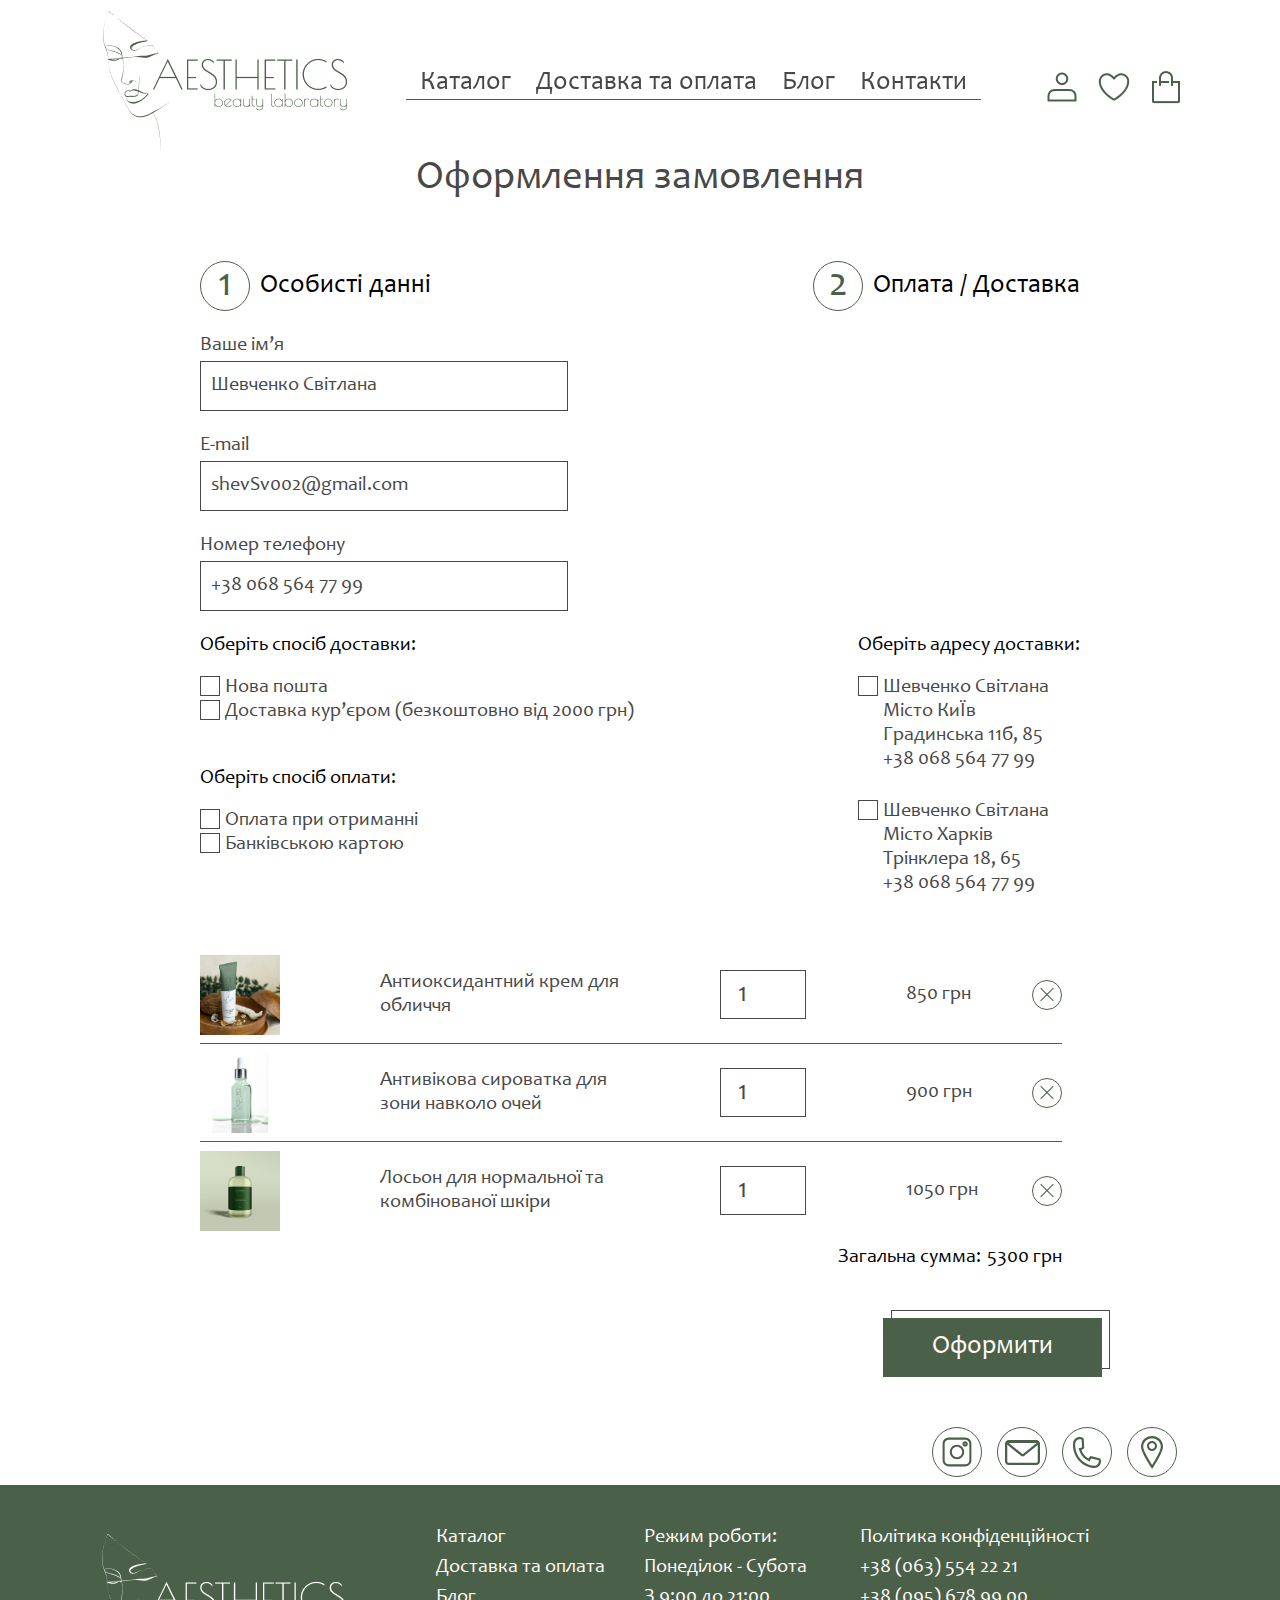
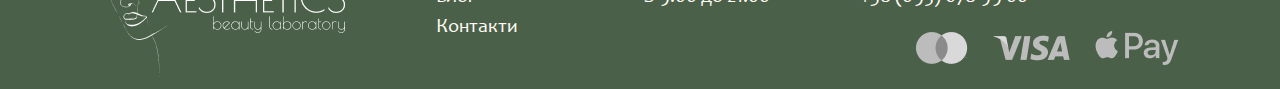
<file: placing-an-order.html>
<!doctype html>
<html xmlns="http://www.w3.org/1999/xhtml">

<head>
	<meta http-equiv="Content-Type" content="text/html; charset=utf-8" />
	<meta name="viewport" content="width=device-width; initial-scale=1" />
	<link rel="stylesheet" href="css/all.css" type="text/css" />
	<link rel="stylesheet" href="css/fonts.css" type="text/css" />
	<link rel="preconnect" href="https://fonts.googleapis.com">
	<link rel="preconnect" href="https://fonts.gstatic.com" crossorigin>
	<link href="https://fonts.googleapis.com/css2?family=Poiret+One&display=swap" rel="stylesheet">
	<!-- <script type="text/javascript" src="js/code.jquery.com_jquery-3.7.0.min.js"></script> -->
	<script type="text/javascript" src="js/main.js"></script>
	<title>placing-an-order.html</title>
</head>

<body>
	<div id="wrapper">
		<header>
			<div class="layout">
				<div class="logo">
					<a href="./" class="holder-logo"></a>
					<h1>Aesthetics</h1>
				</div>
				<nav class="nav-header">
					<ul class="links">
						<li>
							<a href="./catalog.html">Каталог</a>
						</li>
						<li>
							<a href="./delivery-payment.html">Доставка та оплата</a>
						</li>
						<li>
							<a href="./index.htm#blog">Блог</a>
						</li>
						<li>
							<a href="./contact-page.html">Контакти</a>
						</li>
					</ul>
					<ul class="icons">
						<li>
							<a href="./personal-area.html">
								<img src="./images/icon-personal_area.png" alt="personal_area">
								<img src="./images/icon-personal_area_hover.png" alt="personal_area">
							</a>
						</li>
						<li>
							<a href="#">
								<img src="./images/icon-favorite.png" alt="favorite">
								<img src="./images/icon-favorite_hover.png" alt="favorite">
							</a>
						</li>
						<li>
							<a href="#" class="cart">
								<img src="./images/icon-cart.png" alt="cart">
								<img src="./images/icon-cart_hover.png" alt="cart">
							</a>
						</li>
						<li class="burger-li">
							<a href="#" class="burger">
								<div class="line top"></div>
								<div class="line center"></div>
								<div class="line bottom"></div>
							</a>
						</li>
					</ul>
				</nav>
				<div class="your-order">
					<div class="close delete-order"></div>
					<h3>Ваше замовлення</h3>
					<h4>В кошику 8 товарів</h4>
					<ul>
						<li class="order-in-heder">
							<img src="./images/img-product-antioxidant_face_cream.png" alt="">
							<div class="info-order">
								<form action="">
									<p>Антиоксидантний крем для обличчя</p>
									<input type="number" min="1" value="1">
								</form>
								<div class="control">
									<div class="delete-order"></div>
									<p>850 грн</p>
								</div>
							</div>
						</li>
						<li class="order-in-heder">
							<img src="./images/img-product-anti_aging_serum_for_the_area_around_the_eyes.png" alt="">
							<div class="info-order">
								<form action="">
									<p>Антивікова сироватка для зони навколо очей</p>
									<input type="number" min="1" value="1">
								</form>
								<div class="control">
									<div class="delete-order"></div>
									<p>900 грн</p>
								</div>
							</div>
						</li>
						<li class="order-in-heder">
							<img src="./images/img-product-lotion_for_normal_and_combination_skin.png" alt="">
							<div class="info-order">
								<form action="">
									<p>Лосьон для нормальної та комбінованої шкіри</p>
									<input type="number" min="1" value="1">
								</form>
								<div class="control">
									<div class="delete-order"></div>
									<p>1050 грн</p>
								</div>
							</div>
						</li>
						<li class="order-in-heder">
							<img src="./images/img-product-antioxidant_face_cream.png" alt="">
							<div class="info-order">
								<form action="">
									<p>Антиоксидантний крем для обличчя</p>
									<input type="number" min="1" value="1">
								</form>
								<div class="control">
									<div class="delete-order"></div>
									<p>850 грн</p>
								</div>
							</div>
						</li>
						<li class="order-in-heder">
							<img src="./images/img-product-anti_aging_serum_for_the_area_around_the_eyes.png" alt="">
							<div class="info-order">
								<form action="">
									<p>Антивікова сироватка для зони навколо очей</p>
									<input type="number" min="1" value="1">
								</form>
								<div class="control">
									<div class="delete-order"></div>
									<p>900 грн</p>
								</div>
							</div>
						</li>
						<li class="order-in-heder">
							<img src="./images/img-product-lotion_for_normal_and_combination_skin.png" alt="">
							<div class="info-order">
								<form action="">
									<p>Лосьон для нормальної та комбінованої шкіри</p>
									<input type="number" min="1" value="1">
								</form>
								<div class="control">
									<div class="delete-order"></div>
									<p>1050 грн</p>
								</div>
							</div>
						</li>
					</ul>
					<div class="total-amount">
						<p>Загальна сумма:</p>
						<p>2800 грн</p>
					</div>
					<a class="continue-shopping" href="#">Продовжити покупки</a>
					<a class="button" href="./placing-an-order.html
					"><span>Купити</span></a>
				</div>
			</div>
		</header>
		<main>
			<div id="content">
				<section class="placing-an-order">
					<div class="layout">
						<h3>Оформлення замовлення</h3>
						<div class="holder">
							<div class="menu" id="menu-tabs">
								<a class="t1" href="#">
									<div class="icon-number">1</div>
									<p>Особисті данні</p>
								</a>
								<a class="t2" href="#">
									<div class="icon-number">2</div>
									<p>Оплата / Доставка</p>
								</a>
							</div>
							<div class="personal-data t1">
								<div class="heading">
									<div class="icon-number">1</div>
									<p>Особисті данні</p>
								</div>
								<form class="">
									<div class="text-input">
										<label for="name">Ваше ім’я</label>
										<input type="text" id="name" placeholder="Шевченко Світлана">
										
									</div>
									<div class="text-input">
										<label for="email">E-mail</label>
										<input type="text" id="email" placeholder="shevSv002@gmail.com">
									</div>
									<div class="text-input">
										<label for="phone-number">Номер телефону</label>
										<input type="text" id="phone-number" placeholder="+38 068 564 77 99">
									</div>
								</form>
							</div>
							<div class="payment-delivery t2">
								<div class="heading">
									<div class="icon-number">2</div>
									<p>Оплата / Доставка</p>
								</div>
								<form action="" class="delivery-method">
									<div class="choice">
										<p>Оберіть спосіб доставки:</p>
										<div class="box">
											<div class="row">
												<input class="row-input" id="new-post" type="checkbox">
												<label class="row-label" for="new-post">Нова пошта</label>
												
											</div>
											<div class="row">
												<input class="row-input" id="delivery-by-courier" type="checkbox">
												<label class="row-label" for="delivery-by-courier">Доставка кур’єром (безкоштовно від 2000 грн)</label>
											</div>
										</div>
									</div>
									<div class="choice">
										<p>Оберіть спосіб оплати:</p>
										<div class="box">
											<div class="row">
												<input class="row-input" id="payment-upon-receipt" type="checkbox">
												<label class="row-label" for="payment-upon-receipt">Оплата при отриманні</label>
											</div>
											<div class="row">
												<input class="row-input" id="by-bank-card" type="checkbox">
												<label class="row-label" for="by-bank-card">Банківською картою</label>
											</div>
										</div>
									</div>
								</form>
								<form action="" class="delivery-address">
									<p class="text">Оберіть адресу доставки:</p>
									<div class="box">
										<div class="row">
											<input class="row-input" id="address-1" type="checkbox">
											<label class="row-label" for="address-1">
												<div>
													<p>Шевченко Світлана</p>
													<p>Місто КиЇв</p>
													<p>Градинська 11б, 85</p>
													<p>+38 068 564 77 99</p>
												</div>
											</label>
										</div>
										<div class="row">
											<input class="row-input" id="address-2" type="checkbox">
											<label class="row-label" for="address-2">
												<div>
													<p>Шевченко Світлана</p>
													<p>Місто Харків</p>
													<p>Трінклера 18, 65</p>
													<p>+38 068 564 77 99</p>
												</div>
											</label>
										</div>
									</div>
								</form>
							</div>
							<div class="order-list">
								<ul>
									<li class="order-quantity">
										<img src="./images/img-product-antioxidant_face_cream.png" alt="">
										<div>
											<p class="text">Антиоксидантний крем для обличчя</p>
											<form action="">
												<input type="number" value="1">
											</form>
											<p class="price">850 грн</p>
											<a href="" class="delete-order"></a> 
										</div>
									</li>
									<li class="order-quantity">
										<img src="./images/img-product-anti_aging_serum_for_the_area_around_the_eyes.png" alt="">
										<div>
											<p class="text">Антивікова сироватка для зони навколо очей</p>
											<form action="">
												<input type="number" value="1">
											</form>
											<p class="price">900 грн</p>
											<a href="" class="delete-order"></a> 
										</div>
									</li>
									<li class="order-quantity">
										<img src="./images/img-product-lotion_for_normal_and_combination_skin.png" alt="">
										<div>
											<p class="text">Лосьон для нормальної та комбінованої шкіри</p>
											<form action="">
												<input type="number" value="1">
											</form>
											<p class="price">1050 грн</p>
											<a href="" class="delete-order"></a> 
										</div>
									</li>
									<li class="order-quantity">
										<img src="./images/img-product-antioxidant_face_cream.png" alt="">
										<div>
											<p class="text">Антиоксидантний крем для обличчя</p>
											<form action="">
												<input type="number" value="1">
											</form>
											<p class="price">850 грн</p>
											<a href="" class="delete-order"></a> 
										</div>
									</li>
									<li class="order-quantity">
										<img src="./images/img-product-anti_aging_serum_for_the_area_around_the_eyes.png" alt="">
										<div>
											<p class="text">Антивікова сироватка для зони навколо очей</p>
											<form action="">
												<input type="number" value="1">
											</form>
											<p class="price">900 грн</p>
											<a href="" class="delete-order"></a> 
										</div>
									</li>
									<li class="order-quantity">
										<img src="./images/img-product-lotion_for_normal_and_combination_skin.png" alt="">
										<div>
											<p class="text">Лосьон для нормальної та комбінованої шкіри</p>
											<form action="">
												<input type="number" value="1">
											</form>
											<p class="price">1050 грн</p>
											<a href="" class="delete-order"></a> 
										</div>
									</li>
								</ul>
								<div class="total-amount">
									<p>Загальна сумма:</p>
									<p> 5300 грн</p>
								</div>
							</div>
							<a class="button" href="./thanks.html"><span>Оформити</span></a>
						</div>
					</div>
				</section>
			</div>
		</main>
		<footer>
			<section class="socials">
				<div class="layout">
					<ul>
						<li>
							<a href="#">
								<svg width="50" height="50" viewBox="0 0 50 50" fill="none" xmlns="http://www.w3.org/2000/svg">
									<path fill-rule="evenodd" clip-rule="evenodd" d="M16.4286 12.1429C14.0616 12.1429 12.1429 14.0616 12.1429 16.4286V33.5714C12.1429 35.9384 14.0616 37.8571 16.4286 37.8571H33.5714C35.9384 37.8571 37.8571 35.9384 37.8571 33.5714V16.4286C37.8571 14.0616 35.9384 12.1429 33.5714 12.1429H16.4286ZM10 16.4286C10 12.8782 12.8782 10 16.4286 10H33.5714C37.1218 10 40 12.8782 40 16.4286V33.5714C40 37.1218 37.1218 40 33.5714 40H16.4286C12.8782 40 10 37.1218 10 33.5714V16.4286Z" fill="#4B6049"/>
									<path fill-rule="evenodd" clip-rule="evenodd" d="M25 19.6429C22.0413 19.6429 19.6429 22.0413 19.6429 25C19.6429 27.9587 22.0413 30.3571 25 30.3571C27.9587 30.3571 30.3571 27.9587 30.3571 25C30.3571 22.0413 27.9587 19.6429 25 19.6429ZM17.5 25C17.5 20.8579 20.8579 17.5 25 17.5C29.1421 17.5 32.5 20.8579 32.5 25C32.5 29.1421 29.1421 32.5 25 32.5C20.8579 32.5 17.5 29.1421 17.5 25Z" fill="#4B6049"/>
									<path fill-rule="evenodd" clip-rule="evenodd" d="M33.4375 16C33.1268 16 32.875 16.2518 32.875 16.5625C32.875 16.8732 33.1268 17.125 33.4375 17.125C33.7482 17.125 34 16.8732 34 16.5625C34 16.2518 33.7482 16 33.4375 16ZM30.625 16.5625C30.625 15.0092 31.8842 13.75 33.4375 13.75C34.9908 13.75 36.25 15.0092 36.25 16.5625C36.25 18.1158 34.9908 19.375 33.4375 19.375C31.8842 19.375 30.625 18.1158 30.625 16.5625Z" fill="#4B6049"/>
								</svg>
							</a>
						</li>
						<li>
							<a href="#">
								<svg width="35" height="25" viewBox="0 0 35 25" fill="none" xmlns="http://www.w3.org/2000/svg">
									<path fill-rule="evenodd" clip-rule="evenodd" d="M3.85537 2.27273C2.97862 2.27273 2.26787 2.985 2.26787 3.86364V21.1364C2.26787 22.015 2.97862 22.7273 3.85537 22.7273H31.1446C32.0214 22.7273 32.7321 22.015 32.7321 21.1364V3.86364C32.7321 2.985 32.0214 2.27273 31.1446 2.27273H3.85537ZM0 3.86364C0 1.72981 1.72611 0 3.85537 0H31.1446C33.2739 0 35 1.72981 35 3.86364V21.1364C35 23.2702 33.2739 25 31.1446 25H3.85537C1.72611 25 0 23.2702 0 21.1364V3.86364Z" fill="#4B6049"/>
									<path fill-rule="evenodd" clip-rule="evenodd" d="M3.41613 0.684143H31.9539C32.4003 0.680772 32.8367 0.816729 33.2026 1.07324C33.5704 1.33117 33.8485 1.69803 33.9978 2.12235C34.147 2.54668 34.16 3.00719 34.0348 3.43927C33.9106 3.86818 33.6564 4.24774 33.3076 4.52549L19.0389 16.1235L18.3246 15.241L19.0383 16.124C18.6555 16.4348 18.1777 16.6044 17.685 16.6044C17.1923 16.6044 16.7146 16.4348 16.3317 16.124L2.06247 4.52551C1.71364 4.24775 1.45948 3.86819 1.33523 3.43927C1.21007 3.00719 1.22303 2.54668 1.37229 2.12235C1.52154 1.69803 1.7996 1.33117 2.16747 1.07324C2.53333 0.816729 2.96976 0.680772 3.41613 0.684143ZM17.685 14.2976L31.6373 2.95687H3.73279L17.685 14.2976Z" fill="#4B6049"/>
								</svg>
							</a>
						</li>
						<li>
							<a href="#">
								<svg width="28" height="31" viewBox="0 0 28 31" fill="none" xmlns="http://www.w3.org/2000/svg">
									<path fill-rule="evenodd" clip-rule="evenodd" d="M7.03191 2.23429C4.57806 2.00333 2.46019 3.79676 2.24863 6.15605L2.24837 6.15896L2.2481 6.16187C1.16954 17.5325 9.54531 27.6786 21.0296 28.766C23.4829 28.9946 25.6029 27.2036 25.8305 24.8393C25.8511 24.6056 25.851 24.3704 25.8302 24.1367L25.8291 24.1249L25.8283 24.113C25.8107 23.8542 25.7694 23.5982 25.7052 23.3482L18.2553 21.4225C17.7435 21.947 17.3697 22.6004 17.1739 23.3215L16.8399 24.5512L15.703 24.0374C13.3238 22.9621 11.212 21.3476 9.52571 19.3146C7.83938 17.2816 6.62218 14.8828 5.96524 12.2978L5.6362 11.0031L6.93499 10.9132C7.70278 10.8601 8.44128 10.605 9.08125 10.1766L8.58907 2.67675C8.32458 2.54506 8.04739 2.44107 7.76165 2.36663L7.75566 2.36507L7.74969 2.36344C7.51574 2.29955 7.27685 2.25646 7.03571 2.23464L7.03381 2.23447L7.03191 2.23429ZM7.22643 0.0288856C3.65908 -0.305861 0.432292 2.30567 0.103877 5.94977C-1.09495 18.6046 8.22239 29.7775 20.8328 30.9712L20.8342 30.9714C24.4066 31.3047 27.6275 28.6911 27.9747 25.0518L27.975 25.0482L27.9754 25.0446C28.0079 24.6795 28.0082 24.312 27.9764 23.9468C27.9297 23.2786 27.7802 22.6222 27.5334 22.0021L27.3272 21.4841L17.7212 19.0011L17.3061 19.3349C16.574 19.9235 15.9805 20.6665 15.562 21.5079C13.8902 20.5945 12.3976 19.3639 11.1648 17.8777C9.94415 16.4061 9.00441 14.7155 8.39074 12.8947C9.30087 12.638 10.1524 12.1832 10.8851 11.5552L11.307 11.1936L10.6627 1.37573L10.2064 1.07462C9.61856 0.686684 8.97376 0.398654 8.29679 0.221593C7.94599 0.126164 7.5879 0.0616941 7.22643 0.0288856Z" fill="#4B6049"/>
								</svg>
							</a>
						</li>
						<li>
							<a href="#">
								<svg width="22" height="33" viewBox="0 0 22 33" fill="none" xmlns="http://www.w3.org/2000/svg">
									<path fill-rule="evenodd" clip-rule="evenodd" d="M11 2.13276C8.66609 2.13276 6.42778 3.03157 4.77746 4.63145C3.12714 6.23133 2.2 8.40123 2.2 10.6638C2.2 11.7397 2.7393 13.49 3.67956 15.6449C4.59888 17.7518 5.8324 20.0957 7.07717 22.296C8.32003 24.4929 9.56429 26.5294 10.4986 28.0176C10.723 28.3751 10.9294 28.7007 11.1135 28.9891C11.2913 28.7032 11.4904 28.381 11.7067 28.0276C12.6176 26.5391 13.8308 24.5024 15.0427 22.3052C16.2563 20.1047 17.4592 17.7602 18.3558 15.6528C19.2723 13.4987 19.8 11.7449 19.8 10.6638C19.8 8.40123 18.8729 6.23133 17.2225 4.63145C15.5722 3.03157 13.3339 2.13276 11 2.13276ZM11.1254 31.0125C10.2006 31.5898 10.2005 31.5897 10.2003 31.5895L10.1999 31.5888L10.1703 31.5441C10.1508 31.5146 10.1221 31.4711 10.0849 31.4143C10.0103 31.3008 9.90149 31.1343 9.7632 30.921C9.48667 30.4943 9.09227 29.8798 8.61927 29.1264C7.67382 27.6204 6.41172 25.555 5.14823 23.3216C3.88665 21.0916 2.61382 18.6769 1.65338 16.4757C0.713871 14.3226 0 12.2154 0 10.6638C0 7.83559 1.15892 5.12321 3.22182 3.12336C5.28472 1.1235 8.08262 0 11 0C13.9174 0 16.7153 1.1235 18.7782 3.12336C20.8411 5.12321 22 7.83559 22 10.6638C22 12.2092 21.3059 14.3122 20.3896 16.466C19.4535 18.6664 18.2127 21.0808 16.9827 23.3108C15.7509 25.5442 14.5205 27.6097 13.5987 29.1158C13.1376 29.8693 12.753 30.4838 12.4834 30.9106C12.3486 31.1239 12.2425 31.2904 12.1698 31.4039C12.1472 31.4392 12.1279 31.4694 12.1119 31.4943C12.1022 31.5094 12.0937 31.5225 12.0866 31.5337L12.0649 31.5673L12.0573 31.5791C12.0571 31.5793 12.0571 31.5794 11.1254 31.0125ZM11.1254 31.0125L12.0571 31.5794L11.1372 33L10.2006 31.5898L11.1254 31.0125Z" fill="#4B6049"/>
									<path fill-rule="evenodd" clip-rule="evenodd" d="M11 7C9.34315 7 8 8.34315 8 10C8 11.6569 9.34315 13 11 13C12.6569 13 14 11.6569 14 10C14 8.34315 12.6569 7 11 7ZM6 10C6 7.23858 8.23858 5 11 5C13.7614 5 16 7.23858 16 10C16 12.7614 13.7614 15 11 15C8.23858 15 6 12.7614 6 10Z" fill="#4B6049"/>
								</svg>
							</a>
						</li>
					</ul>
				</div>
			</section>
			<section class="info-footer">
				<div class="layout">
					<div class="holder">
						<div class="logo">
							<a href="./" class="holder-logo"></a>
						</div>
						<div class="navigation">
							<ul>
								<li>
									<a href="./catalog.html">Каталог</a>
								</li>
								<li>
									<a href="./delivery-payment.html">Доставка та оплата</a>
								</li>
								<li>
									<a href="./index.html#blog">Блог</a>
								</li>
								<li>
									<a href="./contact-page.html">Контакти</a>
								</li>
							</ul>
						</div>
						<div class="hours">
							<p>
								Режим роботи:
							</p>
							<p>
								Понеділок - Субота
							</p>
							<p>
								З 9:00 до 21:00
							</p>
						</div>
						<div class="contacts">
							<p>
								Політика конфіденційності
							</p>
							<p>
								+38 (063) 554 22 21 
							</p>
							<p>
								+38 (095) 678 99 00 
							</p>
							<div class="payment">
								<ul>
									<li>
										<a href="#">
											<img class="icons-payment" src="./images/icon-mastercard.png" alt="mastercard">
											<img class="icons-payment" src="./images/icon-mastercard_hover.png" alt="mastercard">
										</a>
									</li>
									<li>
										<a href="#">
											<img class="icons-payment" src="./images/icon-visa.png" alt="visa">
											<img class="icons-payment" src="./images/icon-visa_hover.png" alt="visa">
										</a>
									</li>
									<li>
										<a href="#">
											<img class="icons-payment" src="./images/icon-apay.png" alt="apay">
											<img class="icons-payment" src="./images/icon-apay_hover.png" alt="apay">
										</a>
									</li>
								</ul>
							</div>
						</div>
					</div>
					<div class="mobile">
						<div class="logo">
							<a href="./" class="holder-logo"></a>
						</div>
						<div class="holder-mobile">
							<div>
								<div class="hours">
									<p>
										Режим роботи:
									</p>
									<p>
										Понеділок - Субота
									</p>
									<p>
										З 9:00 до 21:00
									</p>
								</div>
								<div class="navigation">
									<ul>
										<li>
											<a href="./catalog.html">Каталог</a>
										</li>
										<li>
											<a href="./delivery-payment.html">Доставка та оплата</a>
										</li>
										<li>
											<a href="./index.html#blog">Блог</a>
										</li>
										<li>
											<a href="./contact-page.html">Контакти</a>
										</li>
									</ul>
								</div>
							</div>
							<div class="contacts">
								<div>
									<p>+38 (063) 554 22 21</p>
									<p>+38 (095) 678 99 00</p>
								</div>
								<p>Політика конфіденційності</p>
								<div class="payment">
									<ul>
										<li>
											<a href="#">
												<img class="icons-payment" src="./images/icon-mastercard.png"
													alt="mastercard">
												<img class="icons-payment" src="./images/icon-mastercard_hover.png"
													alt="mastercard">
											</a>
										</li>
										<li>
											<a href="#">
												<img class="icons-payment" src="./images/icon-visa.png" alt="visa">
												<img class="icons-payment" src="./images/icon-visa_hover.png" alt="visa">
											</a>
										</li>
										<li>
											<a href="#">
												<img class="icons-payment" src="./images/icon-apay.png" alt="apay">
												<img class="icons-payment" src="./images/icon-apay_hover.png" alt="apay">
											</a>
										</li>
									</ul>
								</div>
							</div>
						</div>
					</div>
				</div>
			</section>
		</footer>
	</div>
</body>

</html>
</file>
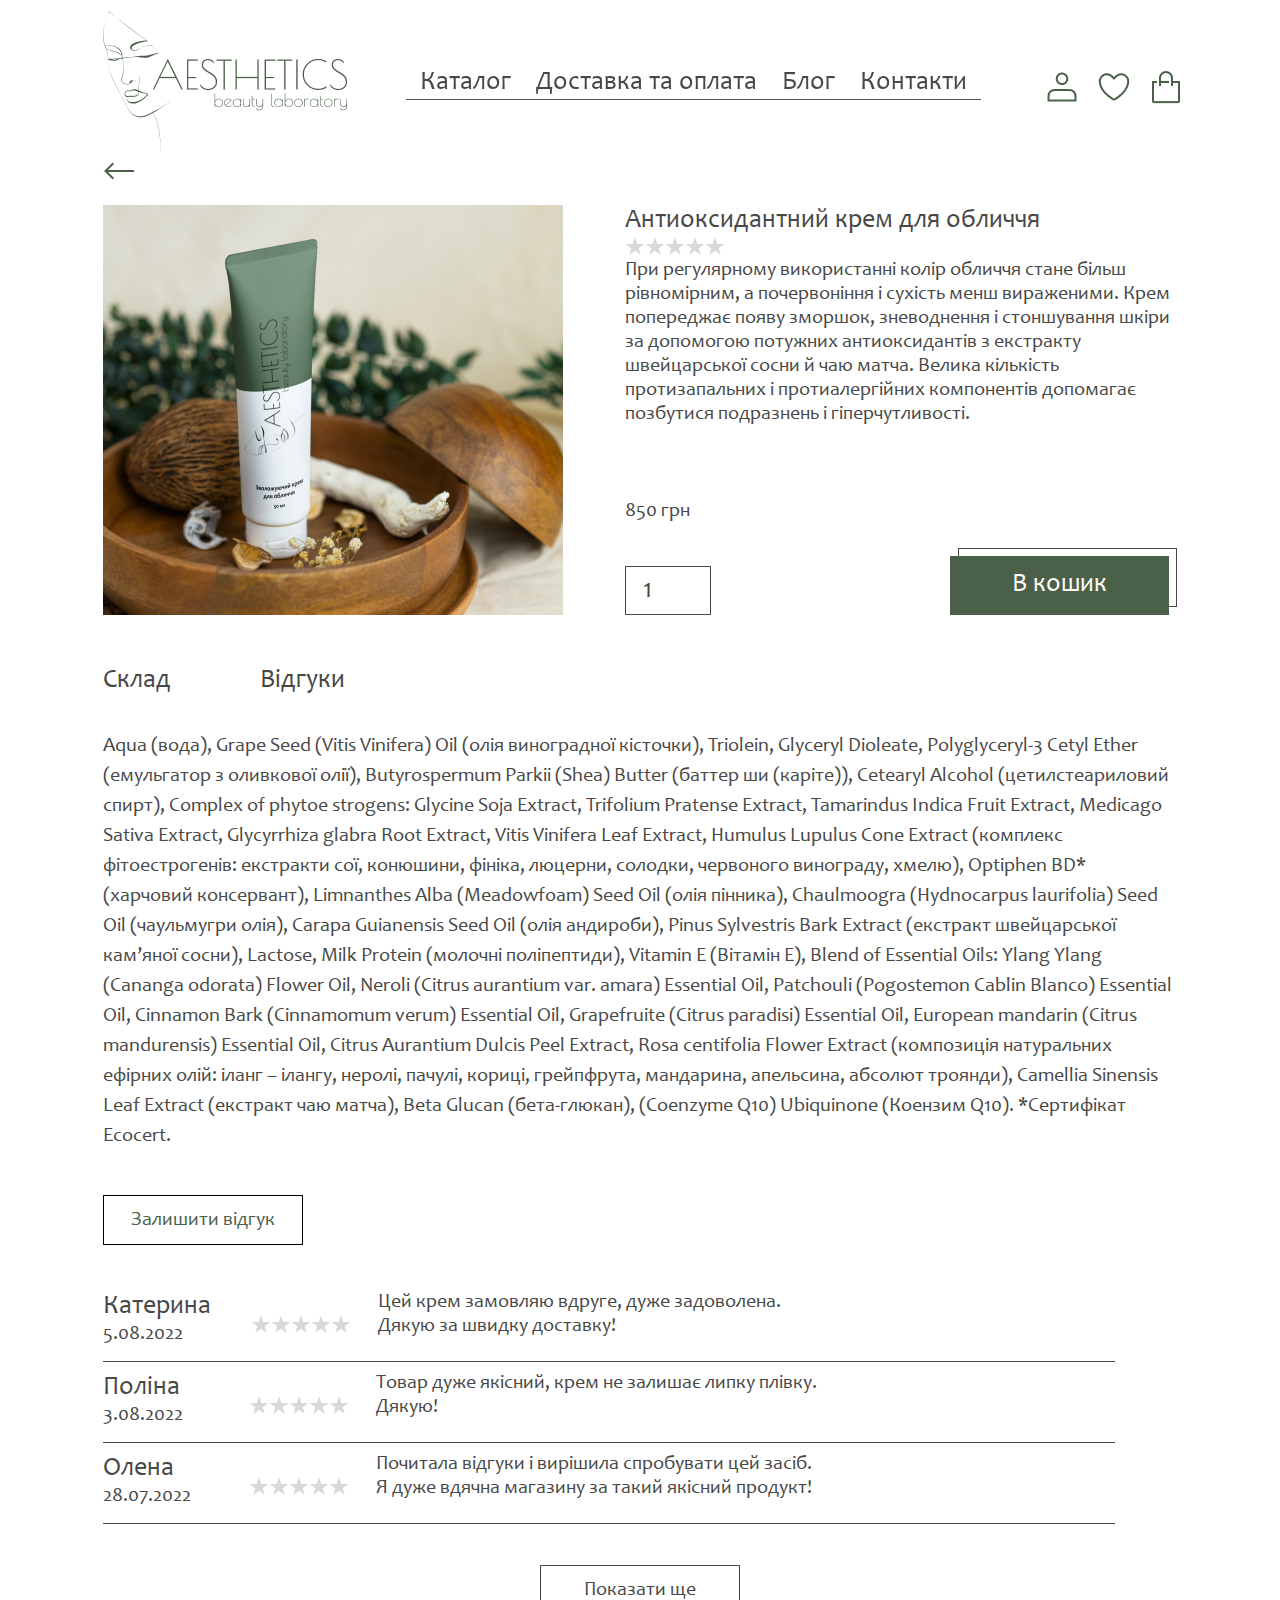
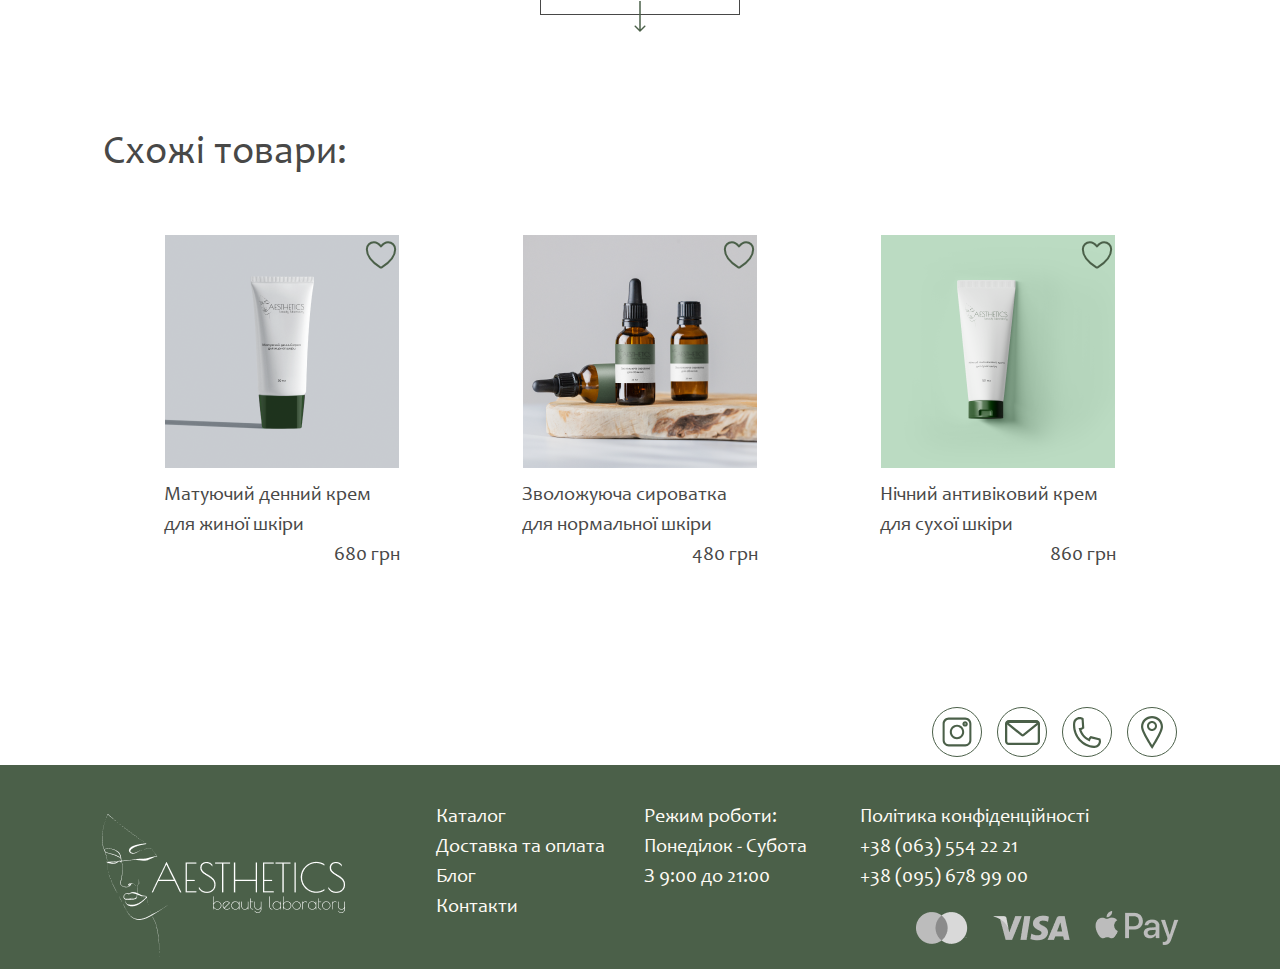
<file: productCard.html>
<!doctype html>
<html xmlns="http://www.w3.org/1999/xhtml">

<head>
	<meta http-equiv="Content-Type" content="text/html; charset=utf-8" />
	<meta name="viewport" content="width=device-width; initial-scale=1" />
	<link rel="stylesheet" href="css/all.css" type="text/css" />
	<link rel="stylesheet" href="css/fonts.css" type="text/css" />
	<link rel="preconnect" href="https://fonts.googleapis.com">
	<link rel="preconnect" href="https://fonts.gstatic.com" crossorigin>
	<link href="https://fonts.googleapis.com/css2?family=Poiret+One&display=swap" rel="stylesheet">
	<!-- <script type="text/javascript" src="js/code.jquery.com_jquery-3.7.0.min.js"></script> -->
	<script type="text/javascript" src="js/main.js"></script>
	<title>Project name for browser tab</title>
</head>

<body>
	<div id="wrapper">
		<header>
			<div class="layout">
				<div class="logo">
					<a href="./" class="holder-logo"></a>
					<h1>Aesthetics</h1>
				</div>
				<nav class="nav-header">
					<ul class="links">
						<li>
							<a href="./catalog.html">Каталог</a>
						</li>
						<li>
							<a href="./delivery-payment.html">Доставка та оплата</a>
						</li>
						<li>
							<a href="./index.html#blog">Блог</a>
						</li>
						<li>
							<a href="./contact-page.html">Контакти</a>
						</li>
					</ul>
					<ul class="icons">
						<li>
							<a href="./personal-area.html">
								<img src="./images/icon-personal_area.png" alt="personal_area">
								<img src="./images/icon-personal_area_hover.png" alt="personal_area">
							</a>
						</li>
						<li>
							<a href="#">
								<img src="./images/icon-favorite.png" alt="favorite">
								<img src="./images/icon-favorite_hover.png" alt="favorite">
							</a>
						</li>
						<li>
							<a href="#" class="cart">
								<img src="./images/icon-cart.png" alt="cart">
								<img src="./images/icon-cart_hover.png" alt="cart">
							</a>
						</li>
						<li class="burger-li">
							<a href="#" class="burger">
								<div class="line top"></div>
								<div class="line center"></div>
								<div class="line bottom"></div>
							</a>
						</li>
					</ul>
				</nav>
				<div class="your-order">
					<div class="close delete-order"></div>
					<h3>Ваше замовлення</h3>
					<h4>В кошику 8 товарів</h4>
					<ul>
						<li class="order-in-heder">
							<img src="./images/img-product-antioxidant_face_cream.png" alt="">
							<div class="info-order">
								<form action="">
									<p>Антиоксидантний крем для обличчя</p>
									<input type="number" min="1" value="1">
								</form>
								<div class="control">
									<div class="delete-order"></div>
									<p>850 грн</p>
								</div>
							</div>
						</li>
						<li class="order-in-heder">
							<img src="./images/img-product-anti_aging_serum_for_the_area_around_the_eyes.png" alt="">
							<div class="info-order">
								<form action="">
									<p>Антивікова сироватка для зони навколо очей</p>
									<input type="number" min="1" value="1">
								</form>
								<div class="control">
									<div class="delete-order"></div>
									<p>900 грн</p>
								</div>
							</div>
						</li>
						<li class="order-in-heder">
							<img src="./images/img-product-lotion_for_normal_and_combination_skin.png" alt="">
							<div class="info-order">
								<form action="">
									<p>Лосьон для нормальної та комбінованої шкіри</p>
									<input type="number" min="1" value="1">
								</form>
								<div class="control">
									<div class="delete-order"></div>
									<p>1050 грн</p>
								</div>
							</div>
						</li>
						<li class="order-in-heder">
							<img src="./images/img-product-antioxidant_face_cream.png" alt="">
							<div class="info-order">
								<form action="">
									<p>Антиоксидантний крем для обличчя</p>
									<input type="number" min="1" value="1">
								</form>
								<div class="control">
									<div class="delete-order"></div>
									<p>850 грн</p>
								</div>
							</div>
						</li>
						<li class="order-in-heder">
							<img src="./images/img-product-anti_aging_serum_for_the_area_around_the_eyes.png" alt="">
							<div class="info-order">
								<form action="">
									<p>Антивікова сироватка для зони навколо очей</p>
									<input type="number" min="1" value="1">
								</form>
								<div class="control">
									<div class="delete-order"></div>
									<p>900 грн</p>
								</div>
							</div>
						</li>
						<li class="order-in-heder">
							<img src="./images/img-product-lotion_for_normal_and_combination_skin.png" alt="">
							<div class="info-order">
								<form action="">
									<p>Лосьон для нормальної та комбінованої шкіри</p>
									<input type="number" min="1" value="1">
								</form>
								<div class="control">
									<div class="delete-order"></div>
									<p>1050 грн</p>
								</div>
							</div>
						</li>
					</ul>
					<div class="total-amount">
						<p>Загальна сумма:</p>
						<p>2800 грн</p>
					</div>
					<a class="continue-shopping" href="#">Продовжити покупки</a>
					<a class="button" href="./placing-an-order.html
					"><h4>Купити</h4></a>
				</div>
			</div>
		</header>
		<main>
			<div id="content">
				<section class="product-card">
					<div class="layout">
						<div class="back-favourites">
							<a class="back" href="./catalog.html"></a>
							<svg class="favourites" width="32" height="28" viewBox="0 0 32 28" fill="none"xmlns="http://www.w3.org/2000/svg">
								<path d="M8.91536 1.25C5.00395 1.25 1.83203 4.38933 1.83203 8.2625C1.83203 11.3891 3.07161 18.8096 15.2734 26.3108C15.4919 26.4438 15.7429 26.5142 15.9987 26.5142C16.2545 26.5142 16.5055 26.4438 16.724 26.3108C28.9258 18.8096 30.1654 11.3891 30.1654 8.2625C30.1654 4.38933 26.9934 1.25 23.082 1.25C19.1706 1.25 15.9987 5.5 15.9987 5.5C15.9987 5.5 12.8268 1.25 8.91536 1.25Z" stroke="#4B6049" stroke-width="2" stroke-linecap="round"stroke-linejoin="round" />
							</svg>
						</div>
						<div class="product-info">
							<img src="./images/img-product-antioxidant_face_cream_card.png"
								alt="antioxidant_face_cream">
							<div class="holder">
								<div class="text">
									<h4>Антиоксидантний крем для обличчя</h4>
									<h3 class="price-mobile">850 грн </h3>
									<ul class="rating">
										<li>
											<svg width="20" height="19" viewBox="0 0 20 19" fill="none"
												xmlns="http://www.w3.org/2000/svg">
												<path
													d="M10 0L12.2451 6.90983H19.5106L13.6327 11.1803L15.8779 18.0902L10 13.8197L4.12215 18.0902L6.36729 11.1803L0.489435 6.90983H7.75486L10 0Z"
													fill="#D9D9D9" />
											</svg>
										</li>
										<li>
											<svg width="20" height="19" viewBox="0 0 20 19" fill="none"
												xmlns="http://www.w3.org/2000/svg">
												<path
													d="M10 0L12.2451 6.90983H19.5106L13.6327 11.1803L15.8779 18.0902L10 13.8197L4.12215 18.0902L6.36729 11.1803L0.489435 6.90983H7.75486L10 0Z"
													fill="#D9D9D9" />
											</svg>
										</li>
										<li>
											<svg width="20" height="19" viewBox="0 0 20 19" fill="none"
												xmlns="http://www.w3.org/2000/svg">
												<path
													d="M10 0L12.2451 6.90983H19.5106L13.6327 11.1803L15.8779 18.0902L10 13.8197L4.12215 18.0902L6.36729 11.1803L0.489435 6.90983H7.75486L10 0Z"
													fill="#D9D9D9" />
											</svg>
										</li>
										<li>
											<svg width="20" height="19" viewBox="0 0 20 19" fill="none"
												xmlns="http://www.w3.org/2000/svg">
												<path
													d="M10 0L12.2451 6.90983H19.5106L13.6327 11.1803L15.8779 18.0902L10 13.8197L4.12215 18.0902L6.36729 11.1803L0.489435 6.90983H7.75486L10 0Z"
													fill="#D9D9D9" />
											</svg>
										</li>
										<li>
											<svg width="20" height="19" viewBox="0 0 20 19" fill="none"
												xmlns="http://www.w3.org/2000/svg">
												<path
													d="M10 0L12.2451 6.90983H19.5106L13.6327 11.1803L15.8779 18.0902L10 13.8197L4.12215 18.0902L6.36729 11.1803L0.489435 6.90983H7.75486L10 0Z"
													fill="#D9D9D9" />
											</svg>
										</li>
									</ul>
									<p>
										При регулярному використанні колір обличчя стане більш рівномірним, а
										почервоніння і сухість менш вираженими. Крем попереджає появу зморшок,
										зневоднення і стоншування шкіри за допомогою потужних антиоксидантів з екстракту
										швейцарської сосни й чаю матча. Велика кількість протизапальних і
										протиалергійних компонентів допомагає позбутися подразнень і гіперчутливості.
									</p>
								</div>
								<div class="holder-price-contril">
									<div class="price">
										<p>850 грн</p>
										<svg class="favourites" width="32" height="28" viewBox="0 0 32 28" fill="none"
											xmlns="http://www.w3.org/2000/svg">
											<path
												d="M8.91536 1.25C5.00395 1.25 1.83203 4.38933 1.83203 8.2625C1.83203 11.3891 3.07161 18.8096 15.2734 26.3108C15.4919 26.4438 15.7429 26.5142 15.9987 26.5142C16.2545 26.5142 16.5055 26.4438 16.724 26.3108C28.9258 18.8096 30.1654 11.3891 30.1654 8.2625C30.1654 4.38933 26.9934 1.25 23.082 1.25C19.1706 1.25 15.9987 5.5 15.9987 5.5C15.9987 5.5 12.8268 1.25 8.91536 1.25Z"
												stroke="#4B6049" stroke-width="2" stroke-linecap="round"
												stroke-linejoin="round" />
										</svg>
									</div>
									<div class="control">
										<input class="amount" type="number" value="1">
										<a class="button">
											<span>В кошик</span>
										</a>
									</div>
								</div>
							</div>
						</div>
						<div class="product-description">
							<div class="compound-reviews" id="menu-tabs">
								<a class="t1" href="#">Склад</a>
								<a class="t2" href="#">Відгуки</a>
							</div>
							<div class="storage t1">
								<p>
									Aqua (вода), Grape Seed (Vitis Vinifera) Oil (олія виноградної кісточки), Triolein,
									Glyceryl Dioleate, Polyglyceryl-3 Cetyl Ether (емульгатор з оливкової олії),
									Butyrospermum Parkii (Shea) Butter (баттер ши (каріте)), Cetearyl Alcohol
									(цетилстеариловий спирт), Complex of phytoе strogens: Glycine Soja Extract,
									Trifolium Pratense Extract, Tamarindus Indica Fruit Extract, Medicago Sativa
									Extract, Glycyrrhiza glabra Root Extract, Vitis Vinifera Leaf Extract, Humulus
									Lupulus Cone Extract (комплекс фітоестрогенів: екстракти сої, конюшини, фініка,
									люцерни, солодки, червоного винограду, хмелю), Optiphen BD* (харчовий консервант),
									Limnanthes Alba (Meadowfoam) Seed Oil (олія пінника), Сhaulmoogra (Hydnocarpus
									laurifolia) Seed Oil (чаульмугри олія), Carapa Guianensis Seed Oil (олія андироби),
									Pinus Sylvestris Bark Extract (екстракт швейцарської кам’яної сосни), Lactose, Milk
									Protein (молочні поліпептиди), Vitamin E (Вітамін Е), Blend of Essential Oils: Ylang
									Ylang (Cananga odorata) Flower Oil, Neroli (Citrus aurantium var. amara) Essential
									Oil, Patchouli (Pogostemon Cablin Blanco) Essential Oil, Cinnamon Bark (Cinnamomum
									verum) Essential Oil, Grapefruite (Citrus paradisi) Essential Oil, European mandarin
									(Citrus mandurensis) Essential Oil, Citrus Aurantium Dulcis Peel Extract, Rosa
									centifolia Flower Extract (композиція натуральних ефірних олій: іланг – ілангу,
									неролі, пачулі, кориці, грейпфрута, мандарина, апельсина, абсолют троянди), Camellia
									Sinensis Leaf Extract (екстракт чаю матча), Beta Glucan (бета-глюкан), (Coenzyme
									Q10) Ubiquinone (Коензим Q10). *Сертифікат Ecocert.
								</p>
							</div>
							<div class="reviews t2">
								<a class="leave-a-review" href="#">Залишити відгук</a>
								<ul class="reviewer-list">
									<li class="reviewer">
										<div class="reviewer-info">
											<p>Катерина</p>
											<h4>5.08.2022</h4>
										</div>
										<ul class="rating">
											<li>
												<svg width="20" height="19" viewBox="0 0 20 19" fill="none"
													xmlns="http://www.w3.org/2000/svg">
													<path
														d="M10 0L12.2451 6.90983H19.5106L13.6327 11.1803L15.8779 18.0902L10 13.8197L4.12215 18.0902L6.36729 11.1803L0.489435 6.90983H7.75486L10 0Z"
														fill="#D9D9D9" />
												</svg>
											</li>
											<li>
												<svg width="20" height="19" viewBox="0 0 20 19" fill="none"
													xmlns="http://www.w3.org/2000/svg">
													<path
														d="M10 0L12.2451 6.90983H19.5106L13.6327 11.1803L15.8779 18.0902L10 13.8197L4.12215 18.0902L6.36729 11.1803L0.489435 6.90983H7.75486L10 0Z"
														fill="#D9D9D9" />
												</svg>
											</li>
											<li>
												<svg width="20" height="19" viewBox="0 0 20 19" fill="none"
													xmlns="http://www.w3.org/2000/svg">
													<path
														d="M10 0L12.2451 6.90983H19.5106L13.6327 11.1803L15.8779 18.0902L10 13.8197L4.12215 18.0902L6.36729 11.1803L0.489435 6.90983H7.75486L10 0Z"
														fill="#D9D9D9" />
												</svg>
											</li>
											<li>
												<svg width="20" height="19" viewBox="0 0 20 19" fill="none"
													xmlns="http://www.w3.org/2000/svg">
													<path
														d="M10 0L12.2451 6.90983H19.5106L13.6327 11.1803L15.8779 18.0902L10 13.8197L4.12215 18.0902L6.36729 11.1803L0.489435 6.90983H7.75486L10 0Z"
														fill="#D9D9D9" />
												</svg>
											</li>
											<li>
												<svg width="20" height="19" viewBox="0 0 20 19" fill="none"
													xmlns="http://www.w3.org/2000/svg">
													<path
														d="M10 0L12.2451 6.90983H19.5106L13.6327 11.1803L15.8779 18.0902L10 13.8197L4.12215 18.0902L6.36729 11.1803L0.489435 6.90983H7.75486L10 0Z"
														fill="#D9D9D9" />
												</svg>
											</li>
										</ul>
										<div class="comment">
											<p>Цей крем замовляю вдруге, дуже задоволена. <br> Дякую за швидку доставку!</p>
										</div>
									</li>
									<li class="reviewer">
										<div class="reviewer-info">
											<p>Поліна</p>
											<h4>3.08.2022</h4>
										</div>
										<ul class="rating">
											<li>
												<svg width="20" height="19" viewBox="0 0 20 19" fill="none"
													xmlns="http://www.w3.org/2000/svg">
													<path
														d="M10 0L12.2451 6.90983H19.5106L13.6327 11.1803L15.8779 18.0902L10 13.8197L4.12215 18.0902L6.36729 11.1803L0.489435 6.90983H7.75486L10 0Z"
														fill="#D9D9D9" />
												</svg>
											</li>
											<li>
												<svg width="20" height="19" viewBox="0 0 20 19" fill="none"
													xmlns="http://www.w3.org/2000/svg">
													<path
														d="M10 0L12.2451 6.90983H19.5106L13.6327 11.1803L15.8779 18.0902L10 13.8197L4.12215 18.0902L6.36729 11.1803L0.489435 6.90983H7.75486L10 0Z"
														fill="#D9D9D9" />
												</svg>
											</li>
											<li>
												<svg width="20" height="19" viewBox="0 0 20 19" fill="none"
													xmlns="http://www.w3.org/2000/svg">
													<path
														d="M10 0L12.2451 6.90983H19.5106L13.6327 11.1803L15.8779 18.0902L10 13.8197L4.12215 18.0902L6.36729 11.1803L0.489435 6.90983H7.75486L10 0Z"
														fill="#D9D9D9" />
												</svg>
											</li>
											<li>
												<svg width="20" height="19" viewBox="0 0 20 19" fill="none"
													xmlns="http://www.w3.org/2000/svg">
													<path
														d="M10 0L12.2451 6.90983H19.5106L13.6327 11.1803L15.8779 18.0902L10 13.8197L4.12215 18.0902L6.36729 11.1803L0.489435 6.90983H7.75486L10 0Z"
														fill="#D9D9D9" />
												</svg>
											</li>
											<li>
												<svg width="20" height="19" viewBox="0 0 20 19" fill="none"
													xmlns="http://www.w3.org/2000/svg">
													<path
														d="M10 0L12.2451 6.90983H19.5106L13.6327 11.1803L15.8779 18.0902L10 13.8197L4.12215 18.0902L6.36729 11.1803L0.489435 6.90983H7.75486L10 0Z"
														fill="#D9D9D9" />
												</svg>
											</li>
										</ul>
										<div class="comment">
											<p>
												Товар дуже якісний, крем не залишає липку плівку. <br> Дякую!
											</p>
										</div>
									</li>
									<li class="reviewer">
										<div class="reviewer-info">
											<p>Олена</p>
											<h4>28.07.2022</h4>
										</div>
										<ul class="rating">
											<li>
												<svg width="20" height="19" viewBox="0 0 20 19" fill="none"
													xmlns="http://www.w3.org/2000/svg">
													<path
														d="M10 0L12.2451 6.90983H19.5106L13.6327 11.1803L15.8779 18.0902L10 13.8197L4.12215 18.0902L6.36729 11.1803L0.489435 6.90983H7.75486L10 0Z"
														fill="#D9D9D9" />
												</svg>
											</li>
											<li>
												<svg width="20" height="19" viewBox="0 0 20 19" fill="none"
													xmlns="http://www.w3.org/2000/svg">
													<path
														d="M10 0L12.2451 6.90983H19.5106L13.6327 11.1803L15.8779 18.0902L10 13.8197L4.12215 18.0902L6.36729 11.1803L0.489435 6.90983H7.75486L10 0Z"
														fill="#D9D9D9" />
												</svg>
											</li>
											<li>
												<svg width="20" height="19" viewBox="0 0 20 19" fill="none"
													xmlns="http://www.w3.org/2000/svg">
													<path
														d="M10 0L12.2451 6.90983H19.5106L13.6327 11.1803L15.8779 18.0902L10 13.8197L4.12215 18.0902L6.36729 11.1803L0.489435 6.90983H7.75486L10 0Z"
														fill="#D9D9D9" />
												</svg>
											</li>
											<li>
												<svg width="20" height="19" viewBox="0 0 20 19" fill="none"
													xmlns="http://www.w3.org/2000/svg">
													<path
														d="M10 0L12.2451 6.90983H19.5106L13.6327 11.1803L15.8779 18.0902L10 13.8197L4.12215 18.0902L6.36729 11.1803L0.489435 6.90983H7.75486L10 0Z"
														fill="#D9D9D9" />
												</svg>
											</li>
											<li>
												<svg width="20" height="19" viewBox="0 0 20 19" fill="none"
													xmlns="http://www.w3.org/2000/svg">
													<path
														d="M10 0L12.2451 6.90983H19.5106L13.6327 11.1803L15.8779 18.0902L10 13.8197L4.12215 18.0902L6.36729 11.1803L0.489435 6.90983H7.75486L10 0Z"
														fill="#D9D9D9" />
												</svg>
											</li>
										</ul>
										<div class="comment">
											<p>
												Почитала відгуки і вирішила спробувати цей засіб. <br> Я дуже вдячна магазину за
												такий якісний продукт!
											</p>
										</div>
									</li>
								</ul>
								<a class="show-more" href="#">Показати ще</a>
							</div>
						</div>
					</div>
				</section>
				<section class="similar-products">
					<div class="layout">
						<h3>Схожі товари:</h3>
						<ul>
							<li class="product">
								<svg class="favourites" width="32" height="28" viewBox="0 0 32 28" fill="none"
									xmlns="http://www.w3.org/2000/svg">
									<path
										d="M8.91536 1.25C5.00395 1.25 1.83203 4.38933 1.83203 8.2625C1.83203 11.3891 3.07161 18.8096 15.2734 26.3108C15.4919 26.4438 15.7429 26.5142 15.9987 26.5142C16.2545 26.5142 16.5055 26.4438 16.724 26.3108C28.9258 18.8096 30.1654 11.3891 30.1654 8.2625C30.1654 4.38933 26.9934 1.25 23.082 1.25C19.1706 1.25 15.9987 5.5 15.9987 5.5C15.9987 5.5 12.8268 1.25 8.91536 1.25Z"
										stroke="#4B6049" stroke-width="2" stroke-linecap="round"
										stroke-linejoin="round" />
								</svg>
								<img class="item-photo"
									src="./images/img-product-mattifying_day_cream_for_oily_skin.png"
									alt="mattifying_day_cream_for_oily_skin">
								<div class="info">
									<p>Матуючий денний крем для жиної шкіри</p>
									<div class="price">680 грн</div>
								</div>
							</li>
							<li class="product">
								<svg class="favourites" width="32" height="28" viewBox="0 0 32 28" fill="none"
									xmlns="http://www.w3.org/2000/svg">
									<path
										d="M8.91536 1.25C5.00395 1.25 1.83203 4.38933 1.83203 8.2625C1.83203 11.3891 3.07161 18.8096 15.2734 26.3108C15.4919 26.4438 15.7429 26.5142 15.9987 26.5142C16.2545 26.5142 16.5055 26.4438 16.724 26.3108C28.9258 18.8096 30.1654 11.3891 30.1654 8.2625C30.1654 4.38933 26.9934 1.25 23.082 1.25C19.1706 1.25 15.9987 5.5 15.9987 5.5C15.9987 5.5 12.8268 1.25 8.91536 1.25Z"
										stroke="#4B6049" stroke-width="2" stroke-linecap="round"
										stroke-linejoin="round" />
								</svg>
								<img class="item-photo"
									src="./images/img-product-moisturizing_serum_for_normal_skin.png"
									alt="moisturizing_serum_for_normal_skin">
								<div class="info">
									<p>Зволожуюча сироватка для нормальної шкіри</p>
									<div class="price">480 грн</div>
								</div>
							</li>
							<li class="product">
								<svg class="favourites" width="32" height="28" viewBox="0 0 32 28" fill="none"
									xmlns="http://www.w3.org/2000/svg">
									<path
										d="M8.91536 1.25C5.00395 1.25 1.83203 4.38933 1.83203 8.2625C1.83203 11.3891 3.07161 18.8096 15.2734 26.3108C15.4919 26.4438 15.7429 26.5142 15.9987 26.5142C16.2545 26.5142 16.5055 26.4438 16.724 26.3108C28.9258 18.8096 30.1654 11.3891 30.1654 8.2625C30.1654 4.38933 26.9934 1.25 23.082 1.25C19.1706 1.25 15.9987 5.5 15.9987 5.5C15.9987 5.5 12.8268 1.25 8.91536 1.25Z"
										stroke="#4B6049" stroke-width="2" stroke-linecap="round"
										stroke-linejoin="round" />
								</svg>
								<img class="item-photo"
									src="./images/img-product-night_antiaging_cream_for_dry_skin.png"
									alt="night_antiaging_cream_for_dry_skin">
								<div class="info">
									<p>Нічний антивіковий крем для сухої шкіри</p>
									<div class="price">860 грн</div>
								</div>
							</li>
						</ul>
					</div>
				</section>
			</div>
		</main>
		<footer>
			<section class="socials">
				<div class="layout">
					<ul>
						<li>
							<a href="#">
								<svg width="50" height="50" viewBox="0 0 50 50" fill="none" xmlns="http://www.w3.org/2000/svg">
									<path fill-rule="evenodd" clip-rule="evenodd" d="M16.4286 12.1429C14.0616 12.1429 12.1429 14.0616 12.1429 16.4286V33.5714C12.1429 35.9384 14.0616 37.8571 16.4286 37.8571H33.5714C35.9384 37.8571 37.8571 35.9384 37.8571 33.5714V16.4286C37.8571 14.0616 35.9384 12.1429 33.5714 12.1429H16.4286ZM10 16.4286C10 12.8782 12.8782 10 16.4286 10H33.5714C37.1218 10 40 12.8782 40 16.4286V33.5714C40 37.1218 37.1218 40 33.5714 40H16.4286C12.8782 40 10 37.1218 10 33.5714V16.4286Z" fill="#4B6049"/>
									<path fill-rule="evenodd" clip-rule="evenodd" d="M25 19.6429C22.0413 19.6429 19.6429 22.0413 19.6429 25C19.6429 27.9587 22.0413 30.3571 25 30.3571C27.9587 30.3571 30.3571 27.9587 30.3571 25C30.3571 22.0413 27.9587 19.6429 25 19.6429ZM17.5 25C17.5 20.8579 20.8579 17.5 25 17.5C29.1421 17.5 32.5 20.8579 32.5 25C32.5 29.1421 29.1421 32.5 25 32.5C20.8579 32.5 17.5 29.1421 17.5 25Z" fill="#4B6049"/>
									<path fill-rule="evenodd" clip-rule="evenodd" d="M33.4375 16C33.1268 16 32.875 16.2518 32.875 16.5625C32.875 16.8732 33.1268 17.125 33.4375 17.125C33.7482 17.125 34 16.8732 34 16.5625C34 16.2518 33.7482 16 33.4375 16ZM30.625 16.5625C30.625 15.0092 31.8842 13.75 33.4375 13.75C34.9908 13.75 36.25 15.0092 36.25 16.5625C36.25 18.1158 34.9908 19.375 33.4375 19.375C31.8842 19.375 30.625 18.1158 30.625 16.5625Z" fill="#4B6049"/>
								</svg>
							</a>
						</li>
						<li>
							<a href="#">
								<svg width="35" height="25" viewBox="0 0 35 25" fill="none" xmlns="http://www.w3.org/2000/svg">
									<path fill-rule="evenodd" clip-rule="evenodd" d="M3.85537 2.27273C2.97862 2.27273 2.26787 2.985 2.26787 3.86364V21.1364C2.26787 22.015 2.97862 22.7273 3.85537 22.7273H31.1446C32.0214 22.7273 32.7321 22.015 32.7321 21.1364V3.86364C32.7321 2.985 32.0214 2.27273 31.1446 2.27273H3.85537ZM0 3.86364C0 1.72981 1.72611 0 3.85537 0H31.1446C33.2739 0 35 1.72981 35 3.86364V21.1364C35 23.2702 33.2739 25 31.1446 25H3.85537C1.72611 25 0 23.2702 0 21.1364V3.86364Z" fill="#4B6049"/>
									<path fill-rule="evenodd" clip-rule="evenodd" d="M3.41613 0.684143H31.9539C32.4003 0.680772 32.8367 0.816729 33.2026 1.07324C33.5704 1.33117 33.8485 1.69803 33.9978 2.12235C34.147 2.54668 34.16 3.00719 34.0348 3.43927C33.9106 3.86818 33.6564 4.24774 33.3076 4.52549L19.0389 16.1235L18.3246 15.241L19.0383 16.124C18.6555 16.4348 18.1777 16.6044 17.685 16.6044C17.1923 16.6044 16.7146 16.4348 16.3317 16.124L2.06247 4.52551C1.71364 4.24775 1.45948 3.86819 1.33523 3.43927C1.21007 3.00719 1.22303 2.54668 1.37229 2.12235C1.52154 1.69803 1.7996 1.33117 2.16747 1.07324C2.53333 0.816729 2.96976 0.680772 3.41613 0.684143ZM17.685 14.2976L31.6373 2.95687H3.73279L17.685 14.2976Z" fill="#4B6049"/>
								</svg>
							</a>
						</li>
						<li>
							<a href="#">
								<svg width="28" height="31" viewBox="0 0 28 31" fill="none" xmlns="http://www.w3.org/2000/svg">
									<path fill-rule="evenodd" clip-rule="evenodd" d="M7.03191 2.23429C4.57806 2.00333 2.46019 3.79676 2.24863 6.15605L2.24837 6.15896L2.2481 6.16187C1.16954 17.5325 9.54531 27.6786 21.0296 28.766C23.4829 28.9946 25.6029 27.2036 25.8305 24.8393C25.8511 24.6056 25.851 24.3704 25.8302 24.1367L25.8291 24.1249L25.8283 24.113C25.8107 23.8542 25.7694 23.5982 25.7052 23.3482L18.2553 21.4225C17.7435 21.947 17.3697 22.6004 17.1739 23.3215L16.8399 24.5512L15.703 24.0374C13.3238 22.9621 11.212 21.3476 9.52571 19.3146C7.83938 17.2816 6.62218 14.8828 5.96524 12.2978L5.6362 11.0031L6.93499 10.9132C7.70278 10.8601 8.44128 10.605 9.08125 10.1766L8.58907 2.67675C8.32458 2.54506 8.04739 2.44107 7.76165 2.36663L7.75566 2.36507L7.74969 2.36344C7.51574 2.29955 7.27685 2.25646 7.03571 2.23464L7.03381 2.23447L7.03191 2.23429ZM7.22643 0.0288856C3.65908 -0.305861 0.432292 2.30567 0.103877 5.94977C-1.09495 18.6046 8.22239 29.7775 20.8328 30.9712L20.8342 30.9714C24.4066 31.3047 27.6275 28.6911 27.9747 25.0518L27.975 25.0482L27.9754 25.0446C28.0079 24.6795 28.0082 24.312 27.9764 23.9468C27.9297 23.2786 27.7802 22.6222 27.5334 22.0021L27.3272 21.4841L17.7212 19.0011L17.3061 19.3349C16.574 19.9235 15.9805 20.6665 15.562 21.5079C13.8902 20.5945 12.3976 19.3639 11.1648 17.8777C9.94415 16.4061 9.00441 14.7155 8.39074 12.8947C9.30087 12.638 10.1524 12.1832 10.8851 11.5552L11.307 11.1936L10.6627 1.37573L10.2064 1.07462C9.61856 0.686684 8.97376 0.398654 8.29679 0.221593C7.94599 0.126164 7.5879 0.0616941 7.22643 0.0288856Z" fill="#4B6049"/>
								</svg>
							</a>
						</li>
						<li>
							<a href="#">
								<svg width="22" height="33" viewBox="0 0 22 33" fill="none" xmlns="http://www.w3.org/2000/svg">
									<path fill-rule="evenodd" clip-rule="evenodd" d="M11 2.13276C8.66609 2.13276 6.42778 3.03157 4.77746 4.63145C3.12714 6.23133 2.2 8.40123 2.2 10.6638C2.2 11.7397 2.7393 13.49 3.67956 15.6449C4.59888 17.7518 5.8324 20.0957 7.07717 22.296C8.32003 24.4929 9.56429 26.5294 10.4986 28.0176C10.723 28.3751 10.9294 28.7007 11.1135 28.9891C11.2913 28.7032 11.4904 28.381 11.7067 28.0276C12.6176 26.5391 13.8308 24.5024 15.0427 22.3052C16.2563 20.1047 17.4592 17.7602 18.3558 15.6528C19.2723 13.4987 19.8 11.7449 19.8 10.6638C19.8 8.40123 18.8729 6.23133 17.2225 4.63145C15.5722 3.03157 13.3339 2.13276 11 2.13276ZM11.1254 31.0125C10.2006 31.5898 10.2005 31.5897 10.2003 31.5895L10.1999 31.5888L10.1703 31.5441C10.1508 31.5146 10.1221 31.4711 10.0849 31.4143C10.0103 31.3008 9.90149 31.1343 9.7632 30.921C9.48667 30.4943 9.09227 29.8798 8.61927 29.1264C7.67382 27.6204 6.41172 25.555 5.14823 23.3216C3.88665 21.0916 2.61382 18.6769 1.65338 16.4757C0.713871 14.3226 0 12.2154 0 10.6638C0 7.83559 1.15892 5.12321 3.22182 3.12336C5.28472 1.1235 8.08262 0 11 0C13.9174 0 16.7153 1.1235 18.7782 3.12336C20.8411 5.12321 22 7.83559 22 10.6638C22 12.2092 21.3059 14.3122 20.3896 16.466C19.4535 18.6664 18.2127 21.0808 16.9827 23.3108C15.7509 25.5442 14.5205 27.6097 13.5987 29.1158C13.1376 29.8693 12.753 30.4838 12.4834 30.9106C12.3486 31.1239 12.2425 31.2904 12.1698 31.4039C12.1472 31.4392 12.1279 31.4694 12.1119 31.4943C12.1022 31.5094 12.0937 31.5225 12.0866 31.5337L12.0649 31.5673L12.0573 31.5791C12.0571 31.5793 12.0571 31.5794 11.1254 31.0125ZM11.1254 31.0125L12.0571 31.5794L11.1372 33L10.2006 31.5898L11.1254 31.0125Z" fill="#4B6049"/>
									<path fill-rule="evenodd" clip-rule="evenodd" d="M11 7C9.34315 7 8 8.34315 8 10C8 11.6569 9.34315 13 11 13C12.6569 13 14 11.6569 14 10C14 8.34315 12.6569 7 11 7ZM6 10C6 7.23858 8.23858 5 11 5C13.7614 5 16 7.23858 16 10C16 12.7614 13.7614 15 11 15C8.23858 15 6 12.7614 6 10Z" fill="#4B6049"/>
								</svg>
							</a>
						</li>
					</ul>
				</div>
			</section>
			<section class="info-footer">
				<div class="layout">
					<div class="holder">
						<div class="logo">
							<a href="./" class="holder-logo"></a>
						</div>
						<div class="navigation">
							<ul>
								<li>
									<a href="./catalog.html">Каталог</a>
								</li>
								<li>
									<a href="./delivery-payment.html">Доставка та оплата</a>
								</li>
								<li>
									<a href="./index.html#blog">Блог</a>
								</li>
								<li>
									<a href="./contact-page.html">Контакти</a>
								</li>
							</ul>
						</div>
						<div class="hours">
							<p>
								Режим роботи:
							</p>
							<p>
								Понеділок - Субота
							</p>
							<p>
								З 9:00 до 21:00
							</p>
						</div>
						<div class="contacts">
							<p>
								Політика конфіденційності
							</p>
							<p>
								+38 (063) 554 22 21 
							</p>
							<p>
								+38 (095) 678 99 00 
							</p>
							<div class="payment">
								<ul>
									<li>
										<a href="#">
											<img class="icons-payment" src="./images/icon-mastercard.png" alt="mastercard">
											<img class="icons-payment" src="./images/icon-mastercard_hover.png" alt="mastercard">
										</a>
									</li>
									<li>
										<a href="#">
											<img class="icons-payment" src="./images/icon-visa.png" alt="visa">
											<img class="icons-payment" src="./images/icon-visa_hover.png" alt="visa">
										</a>
									</li>
									<li>
										<a href="#">
											<img class="icons-payment" src="./images/icon-apay.png" alt="apay">
											<img class="icons-payment" src="./images/icon-apay_hover.png" alt="apay">
										</a>
									</li>
								</ul>
							</div>
						</div>
					</div>
					<div class="mobile">
						<div class="logo">
							<a href="./" class="holder-logo"></a>
						</div>
						<div class="holder-mobile">
							<div>
								<div class="hours">
									<p>
										Режим роботи:
									</p>
									<p>
										Понеділок - Субота
									</p>
									<p>
										З 9:00 до 21:00
									</p>
								</div>
								<div class="navigation">
									<ul>
										<li>
											<a href="./catalog.html">Каталог</a>
										</li>
										<li>
											<a href="./delivery-payment.html">Доставка та оплата</a>
										</li>
										<li>
											<a href="./index.html#blog">Блог</a>
										</li>
										<li>
											<a href="./contact-page.html">Контакти</a>
										</li>
									</ul>
								</div>
							</div>
							<div class="contacts">
								<div>
									<p>+38 (063) 554 22 21</p>
									<p>+38 (095) 678 99 00</p>
								</div>
								<p>Політика конфіденційності</p>
								<div class="payment">
									<ul>
										<li>
											<a href="#">
												<img class="icons-payment" src="./images/icon-mastercard.png"
													alt="mastercard">
												<img class="icons-payment" src="./images/icon-mastercard_hover.png"
													alt="mastercard">
											</a>
										</li>
										<li>
											<a href="#">
												<img class="icons-payment" src="./images/icon-visa.png" alt="visa">
												<img class="icons-payment" src="./images/icon-visa_hover.png" alt="visa">
											</a>
										</li>
										<li>
											<a href="#">
												<img class="icons-payment" src="./images/icon-apay.png" alt="apay">
												<img class="icons-payment" src="./images/icon-apay_hover.png" alt="apay">
											</a>
										</li>
									</ul>
								</div>
							</div>
						</div>
					</div>
				</div>
			</section>
		</footer>
	</div>
</body>

</html>
</file>
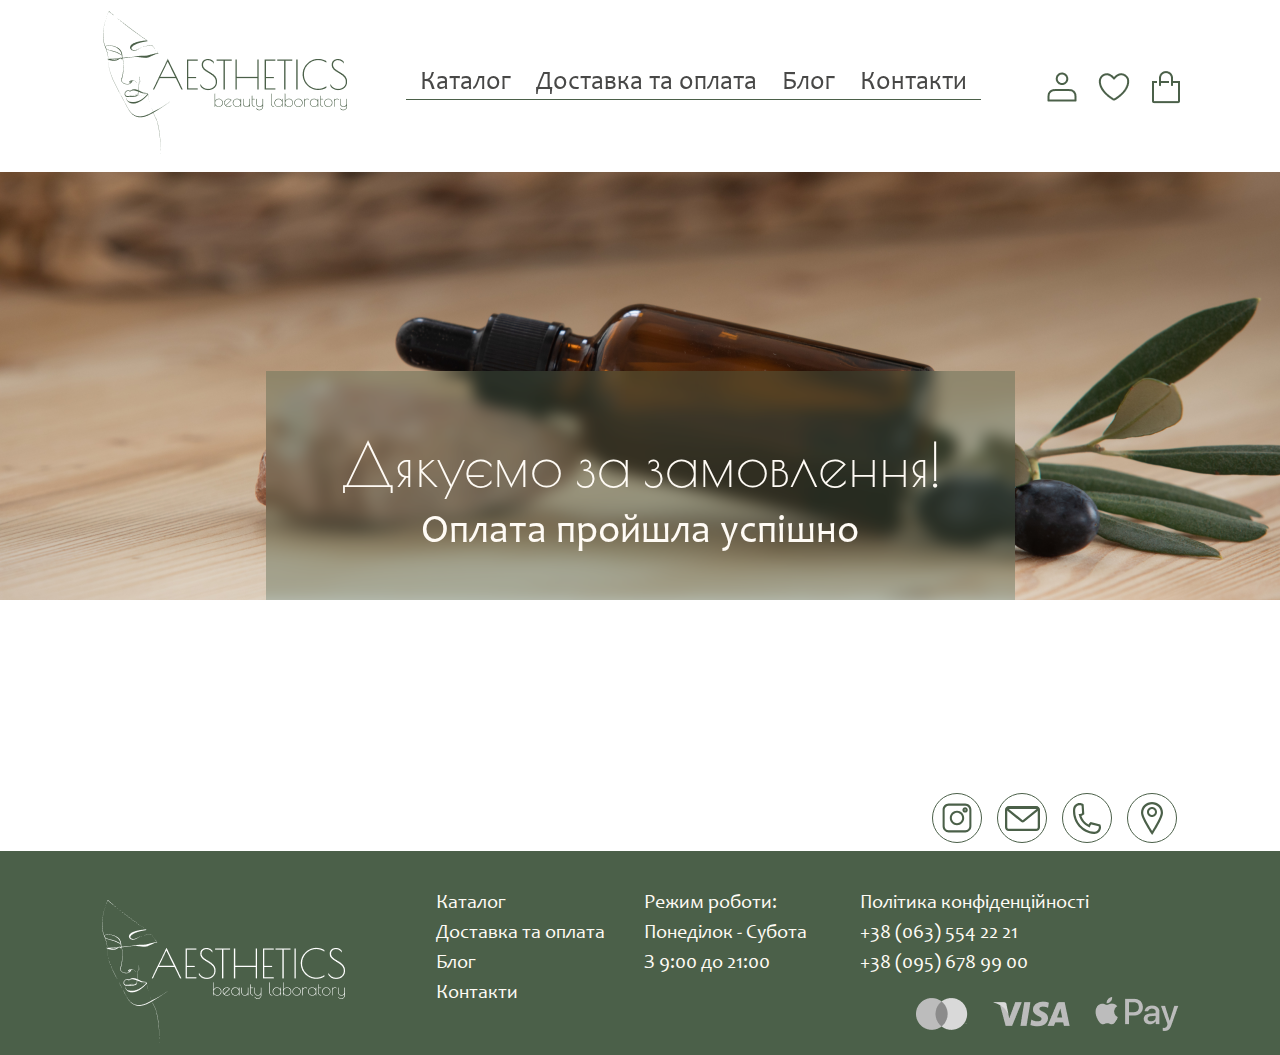
<file: thanks.html>
<!doctype html>
<html xmlns="http://www.w3.org/1999/xhtml">
<head>
	<meta http-equiv="Content-Type" content="text/html; charset=utf-8" />
	<meta name="viewport" content="width=device-width; initial-scale=1" />
	<link rel="stylesheet" href="css/all.css" type="text/css"/>
	<link rel="stylesheet" href="css/fonts.css" type="text/css"/>
	<link rel="preconnect" href="https://fonts.googleapis.com">
	<link rel="preconnect" href="https://fonts.gstatic.com" crossorigin>
	<link href="https://fonts.googleapis.com/css2?family=Poiret+One&display=swap" rel="stylesheet">
	<!-- <script type="text/javascript" src="js/code.jquery.com_jquery-3.7.0.min.js"></script> -->
	<script type="text/javascript" src="js/main.js"></script>
	<title>Thanks for the order!</title>
</head>
<body>
	<div id="wrapper">
		<header>
			<div class="layout">
				<div class="logo">
					<a href="./" class="holder-logo"></a>
					<h1>Aesthetics</h1>
				</div>
				<nav class="nav-header">
					<ul class="links">
						<li>
							<a href="./catalog.html">Каталог</a>
						</li>
						<li>
							<a href="./delivery-payment.html">Доставка та оплата</a>
						</li>
						<li>
							<a href="./index.html#blog">Блог</a>
						</li>
						<li>
							<a href="./contact-page.html">Контакти</a>
						</li>
					</ul>
					<ul class="icons">
						<li>
							<a href="./personal-area.html">
								<img src="./images/icon-personal_area.png" alt="personal_area">
								<img src="./images/icon-personal_area_hover.png" alt="personal_area">
							</a>
						</li>
						<li>
							<a href="#">
								<img src="./images/icon-favorite.png" alt="favorite">
								<img src="./images/icon-favorite_hover.png" alt="favorite">
							</a>
						</li>
						<li>
							<a href="#" class="cart">
								<img src="./images/icon-cart.png" alt="cart">
								<img src="./images/icon-cart_hover.png" alt="cart">
							</a>
						</li>
						<li class="burger-li">
							<a href="#" class="burger">
								<div class="line top"></div>
								<div class="line center"></div>
								<div class="line bottom"></div>
							</a>
						</li>
					</ul>
				</nav>
				<div class="your-order">
					<div class="close delete-order"></div>
					<h3>Ваше замовлення</h3>
					<h4>В кошику 8 товарів</h4>
					<ul>
						<li class="order-in-heder">
							<img src="./images/img-product-antioxidant_face_cream.png" alt="">
							<div class="info-order">
								<form action="">
									<p>Антиоксидантний крем для обличчя</p>
									<input type="number" min="1" value="1">
								</form>
								<div class="control">
									<div class="delete-order"></div>
									<p>850 грн</p>
								</div>
							</div>
						</li>
						<li class="order-in-heder">
							<img src="./images/img-product-anti_aging_serum_for_the_area_around_the_eyes.png" alt="">
							<div class="info-order">
								<form action="">
									<p>Антивікова сироватка для зони навколо очей</p>
									<input type="number" min="1" value="1">
								</form>
								<div class="control">
									<div class="delete-order"></div>
									<p>900 грн</p>
								</div>
							</div>
						</li>
						<li class="order-in-heder">
							<img src="./images/img-product-lotion_for_normal_and_combination_skin.png" alt="">
							<div class="info-order">
								<form action="">
									<p>Лосьон для нормальної та комбінованої шкіри</p>
									<input type="number" min="1" value="1">
								</form>
								<div class="control">
									<div class="delete-order"></div>
									<p>1050 грн</p>
								</div>
							</div>
						</li>
						<li class="order-in-heder">
							<img src="./images/img-product-antioxidant_face_cream.png" alt="">
							<div class="info-order">
								<form action="">
									<p>Антиоксидантний крем для обличчя</p>
									<input type="number" min="1" value="1">
								</form>
								<div class="control">
									<div class="delete-order"></div>
									<p>850 грн</p>
								</div>
							</div>
						</li>
						<li class="order-in-heder">
							<img src="./images/img-product-anti_aging_serum_for_the_area_around_the_eyes.png" alt="">
							<div class="info-order">
								<form action="">
									<p>Антивікова сироватка для зони навколо очей</p>
									<input type="number" min="1" value="1">
								</form>
								<div class="control">
									<div class="delete-order"></div>
									<p>900 грн</p>
								</div>
							</div>
						</li>
						<li class="order-in-heder">
							<img src="./images/img-product-lotion_for_normal_and_combination_skin.png" alt="">
							<div class="info-order">
								<form action="">
									<p>Лосьон для нормальної та комбінованої шкіри</p>
									<input type="number" min="1" value="1">
								</form>
								<div class="control">
									<div class="delete-order"></div>
									<p>1050 грн</p>
								</div>
							</div>
						</li>
					</ul>
					<div class="total-amount">
						<p>Загальна сумма:</p>
						<p>2800 грн</p>
					</div>
					<a class="continue-shopping" href="#">Продовжити покупки</a>
					<a class="button" href="./placing-an-order.html
					"><span>Купити</span></a>
				</div>
			</div>
		</header>
		<main>
			<div id="content">
				<section class="thanks">
					<div class="layout">
						<div class="holder"> 
							<div class="text">
								<h2>Дякуємо за замовлення!</h2>
								<h2>Оплата пройшла успішно</h2>
							</div>
						</div>
					</div>
					<img src="./images/img-thanks_for_the_order.png" alt="">
				</section>
			</div>
		</main>
		<footer>
			<section class="socials">
				<div class="layout">
					<ul>
						<li>
							<a href="#">
								<svg width="50" height="50" viewBox="0 0 50 50" fill="none" xmlns="http://www.w3.org/2000/svg">
									<path fill-rule="evenodd" clip-rule="evenodd" d="M16.4286 12.1429C14.0616 12.1429 12.1429 14.0616 12.1429 16.4286V33.5714C12.1429 35.9384 14.0616 37.8571 16.4286 37.8571H33.5714C35.9384 37.8571 37.8571 35.9384 37.8571 33.5714V16.4286C37.8571 14.0616 35.9384 12.1429 33.5714 12.1429H16.4286ZM10 16.4286C10 12.8782 12.8782 10 16.4286 10H33.5714C37.1218 10 40 12.8782 40 16.4286V33.5714C40 37.1218 37.1218 40 33.5714 40H16.4286C12.8782 40 10 37.1218 10 33.5714V16.4286Z" fill="#4B6049"/>
									<path fill-rule="evenodd" clip-rule="evenodd" d="M25 19.6429C22.0413 19.6429 19.6429 22.0413 19.6429 25C19.6429 27.9587 22.0413 30.3571 25 30.3571C27.9587 30.3571 30.3571 27.9587 30.3571 25C30.3571 22.0413 27.9587 19.6429 25 19.6429ZM17.5 25C17.5 20.8579 20.8579 17.5 25 17.5C29.1421 17.5 32.5 20.8579 32.5 25C32.5 29.1421 29.1421 32.5 25 32.5C20.8579 32.5 17.5 29.1421 17.5 25Z" fill="#4B6049"/>
									<path fill-rule="evenodd" clip-rule="evenodd" d="M33.4375 16C33.1268 16 32.875 16.2518 32.875 16.5625C32.875 16.8732 33.1268 17.125 33.4375 17.125C33.7482 17.125 34 16.8732 34 16.5625C34 16.2518 33.7482 16 33.4375 16ZM30.625 16.5625C30.625 15.0092 31.8842 13.75 33.4375 13.75C34.9908 13.75 36.25 15.0092 36.25 16.5625C36.25 18.1158 34.9908 19.375 33.4375 19.375C31.8842 19.375 30.625 18.1158 30.625 16.5625Z" fill="#4B6049"/>
								</svg>
							</a>
						</li>
						<li>
							<a href="#">
								<svg width="35" height="25" viewBox="0 0 35 25" fill="none" xmlns="http://www.w3.org/2000/svg">
									<path fill-rule="evenodd" clip-rule="evenodd" d="M3.85537 2.27273C2.97862 2.27273 2.26787 2.985 2.26787 3.86364V21.1364C2.26787 22.015 2.97862 22.7273 3.85537 22.7273H31.1446C32.0214 22.7273 32.7321 22.015 32.7321 21.1364V3.86364C32.7321 2.985 32.0214 2.27273 31.1446 2.27273H3.85537ZM0 3.86364C0 1.72981 1.72611 0 3.85537 0H31.1446C33.2739 0 35 1.72981 35 3.86364V21.1364C35 23.2702 33.2739 25 31.1446 25H3.85537C1.72611 25 0 23.2702 0 21.1364V3.86364Z" fill="#4B6049"/>
									<path fill-rule="evenodd" clip-rule="evenodd" d="M3.41613 0.684143H31.9539C32.4003 0.680772 32.8367 0.816729 33.2026 1.07324C33.5704 1.33117 33.8485 1.69803 33.9978 2.12235C34.147 2.54668 34.16 3.00719 34.0348 3.43927C33.9106 3.86818 33.6564 4.24774 33.3076 4.52549L19.0389 16.1235L18.3246 15.241L19.0383 16.124C18.6555 16.4348 18.1777 16.6044 17.685 16.6044C17.1923 16.6044 16.7146 16.4348 16.3317 16.124L2.06247 4.52551C1.71364 4.24775 1.45948 3.86819 1.33523 3.43927C1.21007 3.00719 1.22303 2.54668 1.37229 2.12235C1.52154 1.69803 1.7996 1.33117 2.16747 1.07324C2.53333 0.816729 2.96976 0.680772 3.41613 0.684143ZM17.685 14.2976L31.6373 2.95687H3.73279L17.685 14.2976Z" fill="#4B6049"/>
								</svg>
							</a>
						</li>
						<li>
							<a href="#">
								<svg width="28" height="31" viewBox="0 0 28 31" fill="none" xmlns="http://www.w3.org/2000/svg">
									<path fill-rule="evenodd" clip-rule="evenodd" d="M7.03191 2.23429C4.57806 2.00333 2.46019 3.79676 2.24863 6.15605L2.24837 6.15896L2.2481 6.16187C1.16954 17.5325 9.54531 27.6786 21.0296 28.766C23.4829 28.9946 25.6029 27.2036 25.8305 24.8393C25.8511 24.6056 25.851 24.3704 25.8302 24.1367L25.8291 24.1249L25.8283 24.113C25.8107 23.8542 25.7694 23.5982 25.7052 23.3482L18.2553 21.4225C17.7435 21.947 17.3697 22.6004 17.1739 23.3215L16.8399 24.5512L15.703 24.0374C13.3238 22.9621 11.212 21.3476 9.52571 19.3146C7.83938 17.2816 6.62218 14.8828 5.96524 12.2978L5.6362 11.0031L6.93499 10.9132C7.70278 10.8601 8.44128 10.605 9.08125 10.1766L8.58907 2.67675C8.32458 2.54506 8.04739 2.44107 7.76165 2.36663L7.75566 2.36507L7.74969 2.36344C7.51574 2.29955 7.27685 2.25646 7.03571 2.23464L7.03381 2.23447L7.03191 2.23429ZM7.22643 0.0288856C3.65908 -0.305861 0.432292 2.30567 0.103877 5.94977C-1.09495 18.6046 8.22239 29.7775 20.8328 30.9712L20.8342 30.9714C24.4066 31.3047 27.6275 28.6911 27.9747 25.0518L27.975 25.0482L27.9754 25.0446C28.0079 24.6795 28.0082 24.312 27.9764 23.9468C27.9297 23.2786 27.7802 22.6222 27.5334 22.0021L27.3272 21.4841L17.7212 19.0011L17.3061 19.3349C16.574 19.9235 15.9805 20.6665 15.562 21.5079C13.8902 20.5945 12.3976 19.3639 11.1648 17.8777C9.94415 16.4061 9.00441 14.7155 8.39074 12.8947C9.30087 12.638 10.1524 12.1832 10.8851 11.5552L11.307 11.1936L10.6627 1.37573L10.2064 1.07462C9.61856 0.686684 8.97376 0.398654 8.29679 0.221593C7.94599 0.126164 7.5879 0.0616941 7.22643 0.0288856Z" fill="#4B6049"/>
								</svg>
							</a>
						</li>
						<li>
							<a href="#">
								<svg width="22" height="33" viewBox="0 0 22 33" fill="none" xmlns="http://www.w3.org/2000/svg">
									<path fill-rule="evenodd" clip-rule="evenodd" d="M11 2.13276C8.66609 2.13276 6.42778 3.03157 4.77746 4.63145C3.12714 6.23133 2.2 8.40123 2.2 10.6638C2.2 11.7397 2.7393 13.49 3.67956 15.6449C4.59888 17.7518 5.8324 20.0957 7.07717 22.296C8.32003 24.4929 9.56429 26.5294 10.4986 28.0176C10.723 28.3751 10.9294 28.7007 11.1135 28.9891C11.2913 28.7032 11.4904 28.381 11.7067 28.0276C12.6176 26.5391 13.8308 24.5024 15.0427 22.3052C16.2563 20.1047 17.4592 17.7602 18.3558 15.6528C19.2723 13.4987 19.8 11.7449 19.8 10.6638C19.8 8.40123 18.8729 6.23133 17.2225 4.63145C15.5722 3.03157 13.3339 2.13276 11 2.13276ZM11.1254 31.0125C10.2006 31.5898 10.2005 31.5897 10.2003 31.5895L10.1999 31.5888L10.1703 31.5441C10.1508 31.5146 10.1221 31.4711 10.0849 31.4143C10.0103 31.3008 9.90149 31.1343 9.7632 30.921C9.48667 30.4943 9.09227 29.8798 8.61927 29.1264C7.67382 27.6204 6.41172 25.555 5.14823 23.3216C3.88665 21.0916 2.61382 18.6769 1.65338 16.4757C0.713871 14.3226 0 12.2154 0 10.6638C0 7.83559 1.15892 5.12321 3.22182 3.12336C5.28472 1.1235 8.08262 0 11 0C13.9174 0 16.7153 1.1235 18.7782 3.12336C20.8411 5.12321 22 7.83559 22 10.6638C22 12.2092 21.3059 14.3122 20.3896 16.466C19.4535 18.6664 18.2127 21.0808 16.9827 23.3108C15.7509 25.5442 14.5205 27.6097 13.5987 29.1158C13.1376 29.8693 12.753 30.4838 12.4834 30.9106C12.3486 31.1239 12.2425 31.2904 12.1698 31.4039C12.1472 31.4392 12.1279 31.4694 12.1119 31.4943C12.1022 31.5094 12.0937 31.5225 12.0866 31.5337L12.0649 31.5673L12.0573 31.5791C12.0571 31.5793 12.0571 31.5794 11.1254 31.0125ZM11.1254 31.0125L12.0571 31.5794L11.1372 33L10.2006 31.5898L11.1254 31.0125Z" fill="#4B6049"/>
									<path fill-rule="evenodd" clip-rule="evenodd" d="M11 7C9.34315 7 8 8.34315 8 10C8 11.6569 9.34315 13 11 13C12.6569 13 14 11.6569 14 10C14 8.34315 12.6569 7 11 7ZM6 10C6 7.23858 8.23858 5 11 5C13.7614 5 16 7.23858 16 10C16 12.7614 13.7614 15 11 15C8.23858 15 6 12.7614 6 10Z" fill="#4B6049"/>
								</svg>
							</a>
						</li>
					</ul>
				</div>
			</section>
			<section class="info-footer">
				<div class="layout">
					<div class="holder">
						<div class="logo">
							<a href="./" class="holder-logo"></a>
						</div>
						<div class="navigation">
							<ul>
								<li>
									<a href="./catalog.html">Каталог</a>
								</li>
								<li>
									<a href="./delivery-payment.html">Доставка та оплата</a>
								</li>
								<li>
									<a href="./index.html#blog">Блог</a>
								</li>
								<li>
									<a href="./contact-page.html">Контакти</a>
								</li>
							</ul>
						</div>
						<div class="hours">
							<p>
								Режим роботи:
							</p>
							<p>
								Понеділок - Субота
							</p>
							<p>
								З 9:00 до 21:00
							</p>
						</div>
						<div class="contacts">
							<p>
								Політика конфіденційності
							</p>
							<p>
								+38 (063) 554 22 21 
							</p>
							<p>
								+38 (095) 678 99 00 
							</p>
							<div class="payment">
								<ul>
									<li>
										<a href="#">
											<img class="icons-payment" src="./images/icon-mastercard.png" alt="mastercard">
											<img class="icons-payment" src="./images/icon-mastercard_hover.png" alt="mastercard">
										</a>
									</li>
									<li>
										<a href="#">
											<img class="icons-payment" src="./images/icon-visa.png" alt="visa">
											<img class="icons-payment" src="./images/icon-visa_hover.png" alt="visa">
										</a>
									</li>
									<li>
										<a href="#">
											<img class="icons-payment" src="./images/icon-apay.png" alt="apay">
											<img class="icons-payment" src="./images/icon-apay_hover.png" alt="apay">
										</a>
									</li>
								</ul>
							</div>
						</div>
					</div>
					<div class="mobile">
						<div class="logo">
							<a href="./" class="holder-logo"></a>
						</div>
						<div class="holder-mobile">
							<div>
								<div class="hours">
									<p>
										Режим роботи:
									</p>
									<p>
										Понеділок - Субота
									</p>
									<p>
										З 9:00 до 21:00
									</p>
								</div>
								<div class="navigation">
									<ul>
										<li>
											<a href="./catalog.html">Каталог</a>
										</li>
										<li>
											<a href="./delivery-payment.html">Доставка та оплата</a>
										</li>
										<li>
											<a href="./index.html#blog">Блог</a>
										</li>
										<li>
											<a href="./contact-page.html">Контакти</a>
										</li>
									</ul>
								</div>
							</div>
							<div class="contacts">
								<div>
									<p>+38 (063) 554 22 21</p>
									<p>+38 (095) 678 99 00</p>
								</div>
								<p>Політика конфіденційності</p>
								<div class="payment">
									<ul>
										<li>
											<a href="#">
												<img class="icons-payment" src="./images/icon-mastercard.png"
													alt="mastercard">
												<img class="icons-payment" src="./images/icon-mastercard_hover.png"
													alt="mastercard">
											</a>
										</li>
										<li>
											<a href="#">
												<img class="icons-payment" src="./images/icon-visa.png" alt="visa">
												<img class="icons-payment" src="./images/icon-visa_hover.png" alt="visa">
											</a>
										</li>
										<li>
											<a href="#">
												<img class="icons-payment" src="./images/icon-apay.png" alt="apay">
												<img class="icons-payment" src="./images/icon-apay_hover.png" alt="apay">
											</a>
										</li>
									</ul>
								</div>
							</div>
						</div>
					</div>
				</div>
			</section>
		</footer>
	</div>
</body>
</html>
</file>
<file: css/fonts.css>
/* Example */ 
/* @font-face {
    font-family: 'Corbel';
    src: url('../fonts/Corbel.eot');
    src: url('../fonts/Corbel.eot?#iefix') format('embedded-opentype'),
         url('../fonts/Corbel.woff') format('woff'),
         url('../fonts/Corbel.ttf') format('truetype'),
         url('../fonts/Corbel.svg#Corbel') format('svg');
    font-weight: normal;
    font-style: normal;
}
*/
@font-face {
    font-family: 'Candara';
    src: url('../fonts/Candara.woff2') format('woff2'),
        url('../fonts/Candara.woff') format('woff');
    font-weight: normal;
    font-style: normal;
    font-display: swap;
}
</file>
<file: css/all.css>
/***************************************************              GENERAL RESET STYLES             ***************************************************/
html, body, div, span, object, iframe,
h1, h2, h3, h4, h5, h6, p, blockquote, pre,
abbr, address, cite, code,
del, dfn, em, img, ins, kbd, q, samp,
small, strong, sub, sup, var,
b, i,
dl, dt, dd, ol, ul, li,
fieldset, form, label, legend,
table, caption, tbody, tfoot, thead, tr, th, td,
article, aside, canvas, details, figcaption, figure,
footer, header, hgroup, menu, nav, section, summary,
time, mark, audio, video {
    margin:0;
    padding:0;
    border:0;
    outline:0;
    font-size:100%;
    vertical-align:baseline;
    background:transparent;
}
* {box-sizing: border-box;}
*:focus {outline: none;}
body {line-height:1;}
article,aside,details,figcaption,figure,
footer,header,hgroup,menu,nav,section {
    display:block;
}
nav ul {list-style:none;}
ol, ul {
	list-style: none;
	margin:0;
	padding:0;
}
a {
    margin:0;
    padding:0;
    font-size:100%;
    vertical-align:baseline;
    background:transparent;
		text-decoration:none;
}
a:hover {text-decoration:none;}
table {
    border-collapse:collapse;
    border-spacing:0;
}
img {
	border-style:none;
	max-width:100%;
}
form fieldset {
	margin:0;
	padding:0;
	border:none;
}
input, textarea, select {
	vertical-align:middle;
	color:#000;
	padding:0;
}
input, select {vertical-align:middle;}
input::-webkit-input-placeholder{color:#000;}
input:focus::-webkit-input-placeholder{color:#000;}

/*
@media (min-width: 1921px){}
@media (width: 1920px){}
@media (min-width: 1440px) and (max-width: 1919px) {}
@media (min-width: 1360px) and (max-width: 1439px) {}
@media (min-width: 1280px) and (max-width: 1359px) {}
@media (min-width: 1024px) and (max-width: 1279px) {}
@media (min-width: 768px) and (max-width: 1023px) {}
@media (min-width: 375px) and (max-width: 767px) {}
@media (min-width: 320px) and (max-width: 374px) {}
*/
/*
@media (max-width: 1919px) {}
@media (max-width: 1439px) {}
@media (max-width: 1279px) {}
@media (max-width: 767px) {}
*/
#wrapper {
	display:flex;
  flex-direction: column;
	position:relative;
	width:100%;
	height:100vh;
}
.layout {
  display: block;
  position:relative;
  /* overflow: hidden; */
  width: 1074px;
	margin:0 auto 0 auto;
}
header,
main,
footer,
section {
  display: block;
  position:relative;
  overflow: hidden;
  width: 100%;
}
#content {
  display: block;
  position:relative;
  overflow: hidden;
  width: 100%;
}
header{
  flex-grow: 0;
  flex-shrink: 0;
  flex-basis: auto; 
}
main{
  flex-grow: 1;
  flex-shrink: 0;
  flex-basis: auto; 
}
footer{
  flex-grow: 0;
  flex-shrink: 0;
  flex-basis: auto; 
}
body{
  padding-top: 155px;
}
header{
  overflow: hidden;
  position: fixed;
  background-color: #FFFFFF;
  height: 155px;
  display: flex;
  flex-direction: row;
  flex-wrap: wrap;
  z-index: 100;
  top: 0;
  left: 0;
}
.logo{
  width: 246px;
  height: 144px;
  float: left;
  margin: 11px 57px 0 0; 
}
.logo .holder-logo{
  position: relative;
  display: block;
  z-index: 10;
  
}
.logo a img{
  width: 100%;
  height: 100%;
}
.logo a{
  width: 100%;
  height: 100%;
}
header .logo{
  background-image: url(../images/img-logo_green.png);
}
footer .holder .logo .holder-logo{
  background-image: url(../images/img-logo.png);
}
h1{
  font-size: 8px;
  text-indent: -9999px;
}
.nav-header{
  position: relative;
  margin:  67px 0 0 0;
}
.nav-header .links{
  position: relative;
  float: left;
  border-bottom: 1px solid #4B6049;
  padding: 0 14px 0 14px;
  margin: 0 61px 0 0;
  transition: all 0.3s;
}
.nav-header .links li{
  float: left;
  margin: 0 25px 0 0 ;
}
.nav-header .links li:last-child{
  margin: 0 0 0 0 ;
}
.nav-header .links li a{
font-family: 'Candara';
font-style: normal;
font-weight: 400;
font-size: 26px;
line-height: 32px;
color: #484847;
}
header.open{
  background-color: #4B6049;
  transition: all 0.3s;
}
.nav-header .links.open {
  position: fixed;
  top: 144px;
  left: 0;
  width: 100vw;
  height: auto;
  opacity: 1;
  overflow: hidden;
}
.nav-header .links.open{
  padding: 0;
}
.nav-header .links.open li{
  border-bottom: 0.5px solid #FFFBF5;
  width: 100vw;
  margin: 0;
  padding: 0;
  padding: 10px 0 10px 20px;
}
.nav-header .links.open li:last-child{
  margin-bottom: 35px;
}
.nav-header .links.open li a{
  color: #FFFFFF;
}
.nav-header .icons .burger-li{
  display: none;
} 
.nav-header .icons  .burger {
  display: flex;
  flex-direction: column;
  border: 1px solid #FFFFFF;
  border-radius: 50%;
}
.nav-header .icons .burger .line + .line{
  margin-top: 8px;
}
.nav-header .icons .burger .line{
  width: 100%;
  height: 2px;
  background: #4B6049;
  border-radius: 10px;
  transition: all 0.3s;
}
.nav-header .icons .burger-li.open .burger .line.top {
  margin: 0;
  transform: rotate(45deg);
  position: absolute;
  top: 18px;
  background-color: #FFFFFF;
  width: 75%;
}
.nav-header .icons .burger-li.open .burger .line.bottom {
  margin: 0;
  transform: rotate(-45deg);
  position: absolute;
  top: 18px;
  background-color: #FFFFFF;
  width: 75%;
}
.nav-header .icons .burger-li.open .burger .line.center {
  display: none;
}
/* .nav-header-mobile{
  position: absolute;
  top: 0;
  left: 0;
  display: flex;
  flex-direction: column;
  background-color: #4B6049;
  width: 100%;
}
.nav-header-mobile li{
  border-bottom: 0.5px solid #FFFBF5;
} */
.nav-header .icons{
  display: flex;
  align-items: center;
}
.nav-header .icons li{
  position: relative;
}
.nav-header .icons li a{
  position: relative;
  display: flex;
  justify-content: center;
  align-items: center;
  width: 40px;
  height: 40px;
}
.nav-header .icons li + li {
  margin-left: 12px;
}
.nav-header .icons li img:last-child{
  position: absolute;
  top: 0;
  left: 0;
  opacity: 0;
}
.nav-header .icons a:hover img:last-child{
  opacity: 1;
}
.nav-header .icons a:hover img:first-child{
  opacity: 0;
}
.nav-header .icons li a{
  position: relative;
}
.your-order{
  opacity: 0;
  position: fixed;
  top: 0;
  left: calc(100vw - 550px);
  background-color: #FFFFFF;
  width: 550px;
  height: 0px;
  padding: 26px;
  border-width: 0px 0px 1px 1px;
  border-style: solid;
  border-color: #4B6049;
  transition: all 0.3s;
  z-index: -10;
  overflow: hidden;
}
.your-order.open{
  height: 900px;
  opacity: 1;
  z-index: 10;
}
.your-order h3{
  font-family: 'Candara';
  font-style: normal;
  font-weight: 400;
  font-size: 40px;
  line-height: 49px;
  color: #484847;
}
.your-order h4{
  font-family: 'Candara';
  font-style: normal;
  font-weight: 400;
  font-size: 26px;
  line-height: 32px;
  color: #000000;
  margin-top: 15px;
}
.your-order ul{
  margin-top: 16px;
  overflow-y: auto;
  width: 460px;
  height: 404px;
  position: relative;
}
.your-order ul .order-in-heder{
  width: 419px;
  height: 136px;
  padding-top: 18px;
  padding-bottom: 18px;
  border-bottom: 1px solid #4B6049;;
}
.your-order ul .order-in-heder img{
  width: 100px;
  height: 100px;
  margin-right: 11px;
  float: left;
}
.your-order ul .order-in-heder .info-order{
  display: flex;
  justify-content: space-between;
  height: 100%;
  position: relative;
}
.your-order ul .order-in-heder .info-order form{
  display: flex;
  flex-direction: column;
  justify-content: space-between;
}
.your-order ul .order-in-heder .info-order form p{
  width: 210px;
  font-family: 'Candara';
  font-style: normal;
  font-weight: 400;
  font-size: 20px;
  line-height: 100%;
  color: #000000;
}
.your-order ul .order-in-heder .info-order form input{
  width: 86px;
  height: 49px;
  border: 1px solid #484847;
  padding: 5px 17px 5px 17px;
  font-family: 'Candara';
  font-style: normal;
  font-weight: 400;
  font-size: 26px;
  line-height: 39px;
  color: #484847;
}
.your-order ul .order-in-heder .info-order .control{
  display: flex;
  flex-direction: column;
  justify-content: space-between;
  align-items: end;
  font-family: 'Candara';
  font-style: normal;
  font-weight: 400;
  font-size: 20px;
  line-height: 100%;
  color: #000000;

}
.your-order .close{
  float: right;
  cursor: pointer;
}
.your-order ul .order-in-heder .info-order .control .delete-order{
  border: none;
}
.delete-order{
  display: block;
  border: 1px solid #4B6049;
  width: 30px;
  height: 30px;
  border-radius: 100%;
  position: relative;
  cursor: pointer;
}
.delete-order::before{
  content: "";
  position: absolute;
  width: 18px;
  height: 0px;
  top: 13px;
  left: 5px;
  border-bottom: 1px solid #4B6049;
  transform: rotate(-45deg);
}
.delete-order::after{
  content: "";
  position: absolute;
  width: 18px;
  height: 0px;
  top: 13px;
  left: 5px;
  border-bottom: 1px solid #4B6049;
  transform: rotate(45deg);
}
.your-order .total-amount{
  margin-top: 30px;
  margin-right: 83px;
}
.your-order .continue-shopping{
  display: block;
  font-family: 'Candara';
  font-style: normal;
  font-weight: 400;
  font-size: 26px;
  line-height: 32px;
  text-decoration-line: underline;
  color: #000000;
  margin-top: 48px;
}
.your-order .button{
  margin-top: 38px;
}

.first-view{
  position: relative;
}
.first-view .text{
  display: block;
  position: absolute;
  top: 0;
  left: 0;
  width: 100%;
}
.first-view h2{
  font-family: 'Poiret One';
  font-style: normal;
  font-weight: 400;
  font-size: 60px;
  line-height: 70px;
  color: #484847;
  display: block;
  width: 560px;
  margin: 75px 0 92px 0;
}
.first-view p{
  width: 490px;
  font-family: 'Candara';
  font-style: normal;
  font-weight: 400;
  font-size: 26px;
  line-height: 32px;
  color: #484847;
  display: block;
  margin: 0 0 100px 0;
}

.icon-number{
  border: 1px solid #4B6049;
  border-radius: 100%;
  width: 50px;
  height: 50px;
  font-family: 'Candara';
  font-style: normal;
  font-weight: 400;
  font-size: 40px;
  line-height: 49px;
  color: #4B6049;
  text-align: center;
  margin-right: 10px;
}
.button{
  display: block;
  width: 219px;
  height: 59px;
  position: relative;
  font-size: 26px;
  line-height: 59px;
  z-index: 10;
}
.button span{
  font-family: 'Candara';
  font-style: normal;
  font-weight: 400;
  text-align: center;
  color: #FFFBF5;
  width: 100%;
  height: 100%;
  background: #4B6049;
  cursor: pointer;
  position: absolute;
  display: block;
  top: 0;
  left: 0;
  transition: all 0.3s;
}
.button::before{
  box-sizing: border-box;
  position: absolute;
  content: "";
  width: 100%;
  height: 100%;
  border: 1px solid #484847;
  display: block;
  z-index: -1;
  top: -8px;
  left: 8px;
}
.button:hover span{
  top: -8px;
  left: 8px;
}
.button.small:hover span{
  top: -4px;
  left: 4px;
}
.button.small{
  font-size: 14px;
  line-height: 25px;
  width: 97px;
  height: 25px;
}
.button.small::before{
  top: -4px;
  left: 4px;
}
.button.small:active span{
  display: none;
}
.button.small:active:before{
  background-image: url(../images/icon-tick_small.png);
  background-position: 50% 50%;
  background-repeat: no-repeat;
  background-color: #4B6049;
}
.first-view .holder{
  position: relative;
  display: block;
  width: 100%;
  height:  calc(100hv - 155px);
  z-index: -10;
}
.first-view .holder img{
  float: right;
}
.back-to-top{
  display: block;
  position: fixed;
  top: 271px;
  right: 343px;
  width: 50px;
  height: 50px;
  background-image: url(../images/icon-back_to_top.png);
  background-size: 100%;
  background-position: 0 0;
  background-repeat: no-repeat;
  z-index: 3;
  cursor: pointer;
}

.new{
  width: 100vw;
}
.new .slider{
  display: block;
  position: relative;
  width: 100%;
  height: 1060px;
}
.new .slider .slider-item.active{
  display: block;
  position: absolute;
  width: 100%;
  height: 100%;
  background-image: url(../images/img-news.png);
  background-size: cover;
  background-position: 0 0;
  background-repeat: no-repeat;
}
.new .slider .slider-item{
  display: none;
}
.new .text{
  display: block;
  position: relative;
}
.new h3{
  display: block;
  margin: 78px 0 58px 216px;
  font-family: 'Poiret One';
  font-style: normal;
  font-weight: 400;
  font-size: 60px;
  line-height: 70px;
  color: #484847;
  z-index: 2;
}
.new p{
  margin: 0 0 0 424px;
  width: 416px;
  font-family: 'Candara';
  font-style: normal;
  font-weight: 400;
  font-size: 40px;
  line-height: 49px;
  color: #484847;
  z-index: 2;
}
.new .button{
  margin: 58px auto 100px;
}

.blog_articles{
  position: relative;
}
.blog_articles .articles .articles-item .details.bottom{
  display: none;
}
.blog_articles .articles{
  position: relative;
}
.blog_articles .articles li.articles-item:nth-child(even){
  flex-direction: row;
}
.blog_articles .articles li.articles-item{
  display: flex;
  margin: 0 0 123px 0;
  justify-content: space-between;
  flex-direction: row-reverse;
}
.blog_articles .articles li:last-child{
  margin-bottom: 100px;
}
.blog_articles .articles li.articles-item .holder{
  display: flex;
  flex-direction: column;
  justify-content: space-between;
  width: 522px;
  height: 347px;
}
.blog_articles .articles li.holder img{
  position: relative;
  float: left;
}
.blog_articles .articles .articles-item .text{
  position: relative;
}
.blog_articles .articles .articles-item .text h4{
  display: block;
  font-family: 'Candara';
  font-style: normal;
  font-weight: 400;
  font-size: 40px;
  line-height: 49px;
  color: #000000;
  margin-bottom: 12px;
}
.blog_articles .articles .articles-item .text p{
  display: block;
  width: 522px;
  height: 224px;
  font-family: 'Candara';
  font-style: normal;
  font-weight: 400;
  font-size: 26px;
  line-height: 32px;
  color: #484847;
}
.details{
  position: relative;
  display: block;
  width: 200px;
  height: 50px;
  border: 1.5px solid #484847;
  font-family: 'Candara';
  font-style: normal;
  font-weight: 400;
  font-size: 20px;
  text-align: center;
  line-height: 50px;
  color: #484847;

}
.details:after{
  content: "";
  position: absolute;
  top: 50%;
  transform: translateY(-50%);
  right: -35px;  
  background-image: url(../images/icon-arrow_right.png);
  background-position: 0 0;
  background-size: 100%;
  background-repeat: no-repeat;
  width: 70px;
  height: 12px;
  display: block;
}
.show-more{
  position: relative;
  display: block;
  width: 200px;
  height: 50px;
  border: 1.5px solid #484847;
  font-family: 'Candara';
  font-style: normal;
  font-weight: 400;
  font-size: 20px;
  line-height: 50px;
  text-align: center;
  color: #484847;
  margin: 0 auto 115px;
}
.show-more:after{
  content: "";
  position: absolute;
  background-image: url(../images/icon-arrow_down.png);
  background-position: 0 0;
  background-size: 100%;
  background-repeat: no-repeat;
  width: 12px;
  height: 31px;
  display: block;
  top: 35px;
  right: 50%;
  transform: translate(50%);
}

.socials{
  position: relative;
}
.socials ul{
  float: right;
  margin-bottom: 8px;
}
.socials ul li{
  float: left;
  margin-right: 15px;
}
.socials a{
  border: 1px solid #4B6049;
  border-radius: 50%;
  width: 50px;
  height: 50px;
  display: flex;
  justify-content: center;
  align-items: center;
  transition: all 0.3s;
}
.socials a:hover{
  background-color: #4B6049;
}
.socials a:hover path{
  fill: #FFFFFF;
}
.socials ul li:last-child{
  margin: 0;
}

.info-footer{
  background: #4B6049;
}
.info-footer .layout{
  width: fit-content;
}
.info-footer .holder{
  display: flex;
  padding: 38px 0 11px 0;
  align-items: flex-start;
  flex-direction: row;
}
.info-footer .logo{
  margin-right: 88px;
}
.info-footer .navigation{
  margin-right: 39px;
}
.info-footer .navigation ul{
  position: relative;
}
.info-footer .navigation ul li{
  position: relative;
}
.info-footer .navigation ul li a{
  display: block;
  font-family: 'Candara';
  font-style: normal;
  font-weight: 400;
  font-size: 20px;
  line-height: 30px;
  color: #FFFBF5;
}
.info-footer .holder .hours{
  margin-right: 53px;
}
.info-footer .holder .hours p{
  display: block;
  font-family: 'Candara';
  font-style: normal;
  font-weight: 400;
  font-size: 20px;
  line-height: 30px;
  color: #FFFBF5;
}
.info-footer .holder .contacts{
  position: relative;
}
.info-footer .holder .contacts p{
  display: block;
  font-family: 'Candara';
  font-style: normal;
  font-weight: 400;
  font-size: 20px;
  line-height: 30px;
  color: #FFFBF5;
}
.info-footer .payment{
  margin: 18px 0 0 56px;
}
.info-footer .payment ul{
  display: flex;
  align-items: center;
}
.info-footer .payment ul li + li{
  margin-left: 25px;
}
.info-footer .payment ul li{
  position: relative;
}
.info-footer .payment a{
  position: relative;
  display: block;
  height: fit-content;
}
.info-footer .payment ul li img:last-child{
  position: absolute;
  top: 0;
  left: 0;
  opacity: 0;
  transition: opacity 0.2s;
}
.info-footer .payment a:hover img:last-child{
  opacity: 1;
}
.icons-payment{
  display: block;
  margin: auto;
}
.info-footer .mobile{
  display: none;
}

/* catalo */

.catalog{
  position: relative;
  /* display: flex;
  flex-direction: row-reverse; */
  /* margin-top: 114px; */
}
.product .mobile .cart-button{
  display: none;
}
.catalog .catalog-body{
  position: relative;
}
.catalog .sorting{
  display: block;
  margin: 67px 0 23px 234px;
}
.catalog .holder-catalog{
  display: flex;
  flex-direction: row;
}
.items{
  position: relative;
  display: grid;
  grid-template-columns: repeat(3, 1fr);
  gap: 30px;
  margin-bottom: 43px;
}
.product .more-details-holder{
  width: inherit;
  height: inherit;
  display: block;
  position: absolute;
}
.product{
  display: block;
  width: 260px;
  height: 400px;
}
.item-photo{
  display: block;
  padding: 13px;
}
.product .favourites{
  position: absolute;
  margin-top: 19px;
  margin-left: 213px;
}
.favourites{
  display: block;
  transition: all 0.3s;
  cursor: pointer;
  z-index: 10;
}
.favourites:hover path{
  fill: #4B6049;
}
.favourites:active path{
  fill: #4B6049;
  z-index: 10;
}
.product .info{
  position: relative;
  padding: 0 12px 0 12px;
}
.product .info p{
  font-family: 'Candara';
  font-style: normal;
  font-weight: 400;
  font-size: 20px;
  line-height: 30px;
  color: #484847;
  display: block;
  height: 60px;
}
.product .info .price{
  display: block;
  width: 100%;
  text-align: right;
  margin: 0 2px 0 0;
  font-family: 'Candara';
  font-style: normal;
  font-weight: 400;
  font-size: 20px;
  line-height: 30px;
  color: #484847;
  height: auto;
}
.product .info .controls{
  position: relative;
  display: flex;
  justify-content: space-between;
  align-items: center;
  margin: 13px 4px 0 0;

}
.product .info .controls .more-details{
  font-family: 'Candara';
  font-style: normal;
  font-weight: 400;
  font-size: 16px;
  line-height: 20px;
  color: #484847;
}
.items-holder .show-more{
  display: block;
}
.row{
  position: relative;
}
.row .row-input{
  appearance: none;
  position: absolute;
}
.row .row-label{
  font-family: 'Candara';
  font-style: normal;
  font-weight: 400;
  font-size: 20px;
  line-height: 24px;
  color: #484847;
  padding-left: 25px;
}
.row .row-label div{
  display: inline-block;
}
.row .row-label::before{
  content: "";
  display: block;
  width: 20px;
  height: 20px;
  box-sizing: border-box;
  border: 1px solid #484847;
  position: absolute;
  top: 0;
  left: 0;
  z-index: 1;
}
.row .row-label::after{
  content: "";
  display: block;
  width: 20px;
  height: 20px;
  background: #4B6049;
  background-repeat: no-repeat;
  background-size: 20px 20px;
  top: 0;
  left: 0;
  z-index: 2;
  position: absolute;
  opacity: 0;
}
.row .row-input:checked + .row-label::after{
  opacity: 1;
}
.asidebar-filter{
  margin-right: 8px;
}
.asidebar-filter form{
  position: relative;
}
.asidebar-filter .group{
  /* margin-bottom: 12px; */
  width: 226px;
}
.asidebar-filter .group h4{
  position: relative;
  font-family: 'Candara';
  font-style: normal;
  font-weight: 400;
  font-size: 26px;
  line-height: 32px;
  color: #484847;
  margin-bottom: 17px;
  cursor: pointer;
}
.asidebar-filter .group h4::before{
  content: "";
  position: absolute;
  width: 11px;
  height: 0;
  right: 5px;
  top: 50%;
  border-bottom: 1px solid #484847;
  transform: rotate(90deg);
  transition: all 0.3s;
}
.asidebar-filter .group h4::after{
  content: "";
  position: absolute;
  width: 11px;
  height: 0;
  right: 5px;
  top: 50%;
  border-bottom: 1px solid #484847;
}
.asidebar-filter .group h4.open::before{
  transform: rotate(0deg);
  /* transition: all 0.3s; */
}
.asidebar-filter .group .box{
  /* display: none; */
  overflow: hidden;
  opacity: 0;
  height: 0px;
  transition: all 0.3s;
}

.asidebar-filter .group .box.open{
  overflow: hidden;
  opacity: 1;
  height: inherit;
  transition: all 0.3s;
}
.asidebar-filter .group .box.open .row{
  display: block;
  margin-top: 6px;
  width: 226px;
  margin-bottom: 12px;
}
.asidebar-filter .group .price-input{
  display: flex;
  justify-content: flex-start;
  position: relative;
}
.asidebar-filter .group .price-input input::placeholder{
  
  color: rgba(72, 72, 71, 0.5);
}
.asidebar-filter .group .price-input input{
  width: 90px;
  height: 45px;
  padding: 9px 0 12px 5px;
  border: 1px solid #484847;
  font-family: 'Candara';
  font-style: normal;
  font-weight: 400;
  font-size: 20px;
  line-height: 24px;
}
.asidebar-filter .group .price-input input:last-child{
  margin-left: 30px;
}
.recently-viewed{
  margin-bottom: 85px;
}
.recently-viewed h3{
  font-family: 'Candara';
  font-style: normal;
  font-weight: 400;
  font-size: 40px;
  line-height: 49px;
  color: #484847;
  margin-bottom: 43px;
}
.recently-viewed ul{
  display: flex;
  justify-content: space-between;
}

/* productCard */
.similar-products{
  margin-bottom: 85px;
}
.product-card .price-mobile{
  display: none;
}
.similar-products h3{
  font-family: 'Candara';
  font-style: normal;
  font-weight: 400;
  font-size: 40px;
  line-height: 49px;
  color: #484847;
  margin-bottom: 43px;
}
.similar-products ul{
  display: flex;
  justify-content: space-around;
}
.product-card{
  position: relative;
}
.product-card .favourites {
  display: none;
}
.product-card .product-info img{
  position: relative;
}
.product-card .product-info{
  display: flex;
  justify-content: space-between;
  position: relative;
  margin-bottom: 50px;
}
.product-card .product-info .holder{
  display: flex;
  position: relative;
  flex-direction: column;
  justify-content: space-between;
  width: 552px;
  height: 410px;
}
.product-card .product-info h4{
  font-family: 'Candara';
  font-style: normal;
  font-weight: 400;
  font-size: 26px;
  line-height: 32px;
  color: #484847;
}
.rating{
  display: flex;
}
.rating svg:active path{
  fill: #4B6049;
}
.product-card .product-info p{
  font-family: 'Candara';
  font-style: normal;
  font-weight: 400;
  font-size: 20px;
  line-height: 24px;
  color: #484847;
}
.product-card .product-info .text{
  position: relative;
}
.product-card .product-info .holder-price-contril{
  position: relative;
}
.product-card .product-info .price{
  display: flex;
  justify-content: space-between;
  align-items: center;
  margin: 0 0 32px 0;
}
.product-card .product-info .price p{
  position: relative;
}
.product-card .product-info .price .favourites{
  position: relative;
}
.product-card .product-info .control{
  display: flex;
  justify-content: space-between;
  align-items: end;
}
.product-card .product-info .amount{
  width: 86px;
  height: 49px;
  padding: 5px 17px;
  font-family: 'Candara';
  font-style: normal;
  font-weight: 400;
  font-size: 26px;
  line-height: 38px;
  color: #484847;
  border: 1px solid #484847;
}
.product-card .product-info .button{
  margin-right: 8px;
}
.product-card .product-description{
  position: relative;
}
.product-card .product-description .compound-reviews a{
  font-family: 'Candara';
  font-style: normal;
  font-weight: 400;
  font-size: 26px;
  line-height: 32px;
  color: #484847;
  margin-right: 85px;
}
.product-card .product-description .compound-reviews a.active{
  border-bottom: 1px solid #484847;
}
.product-card .product-description .storage p{
  margin-top: 35px;
  font-family: 'Candara';
  font-style: normal;
  font-weight: 400;
  font-size: 20px;
  line-height: 30px;
  color: #484847;
}
.reviews{
  position: relative;
  margin-top: 43px;
}
.reviews .leave-a-review{
  font-family: 'Candara';
  font-style: normal;
  font-weight: 400;
  font-size: 20px;
  line-height: 50px;
  text-align: center;
  color: #4B6049;
  border: 1px solid black;
  width: 200px;
  height: 50px;
  display: block;
}
.reviews .reviewer-list{
  margin-top: 46px;
}
.reviews .reviewer-list .reviewer{
  display: flex;
  flex-direction: row;
  align-items: flex-start;
  min-height: 71px;
  border-bottom: 0.5px solid #484847;
  max-width: 1012px;
}
.reviews .reviewer-list .reviewer + .reviewer {
  margin-top: 10px;
}
.reviews .reviewer-list .reviewer .reviewer-info{
  display: block;
  min-width: 106px;
}
.reviews .reviewer-list .reviewer .reviewer-info p{
  font-family: 'Candara';
  font-style: normal;
  font-weight: 400;
  font-size: 26px;
  line-height: 32px;
  color: #484847;
}
.reviews .reviewer-list .reviewer .reviewer-info h4{
  font-family: 'Candara';
  font-style: normal;
  font-weight: 400;
  font-size: 20px;
  line-height: 24px;
  color: #484847;
}
.reviews .reviewer-list .reviewer .rating{
  align-self: center;
  margin-left: 40px;
}
.reviews .reviewer-list .reviewer .comment{
  margin-left: 27px;
  font-family: 'Candara';
  font-style: normal;
  font-weight: 400;
  font-size: 20px;
  line-height: 24px;
  color: #484847;
}
.reviews .show-more{
  margin-top: 41px;
}
.back{
  position: relative;
  display: block;
  background-image: url(../images/icon-arrow_go_back.png);
  background-repeat: no-repeat;
  background-position: 0 0;
  width: 32px;
  height: 32px;
  margin-bottom: 18px;
}

/* delivery-payment */

.delivery-payment{
  position: relative;
  margin-bottom: 70px;
}

.delivery-payment h4{
  font-family: 'Candara';
  font-style: normal;
  font-weight: 400;
  font-size: 26px;
  line-height: 32px;
  color: #FFFBF5;
}
.delivery-payment p{
  font-family: 'Candara';
  font-style: normal;
  font-weight: 400;
  font-size: 20px;
  line-height: 24px;
  color: #484847;
}
.delivery-payment .holder{
  width: 950px;
  display: flex;
  flex-direction: column;
  margin: 70px auto 0 auto;
}
.delivery-payment .holder .cover{
  width: 950px;
  height: 448px;
  padding: 13px 0 42px 29px;
  border: 1px solid #4B6049;
}
.delivery-payment .holder .text{
  position: relative;
  overflow-y: auto;
  display: block;
  padding-right: 29px;
  width: auto;
  max-height: 400px;
}
.delivery-payment .holder .text p + p{
  display: block;
  margin-top: 20px;
}
.delivery-payment .title{
  position: relative;
  /* float: left; */
  display: flex;
  align-items: center;
  overflow: hidden;
  background-color: #4B6049;
  width: 398px;
  height: 120px;
}
.delivery-payment .title div{
  margin-left: 27px;
}
.delivery-payment .title p{
  font-size: 20px;
  line-height: 30px;
  color: #FFFBF5;
}
/* .delivery-payment .holder:nth-child(odd) .holder{
  align-items: flex-end;
} */
/* .delivery-payment .holder:nth-child(odd) .title{
  float: right;
} */
body::-webkit-scrollbar { 
  width: 0; 
}
::-webkit-scrollbar{
  width: 20px;
  border: 0.5px solid #484847;
}
::-webkit-scrollbar-thumb{
  background: #4B6049;
  border: 3px solid transparent;
  background-clip: content-box;
  width: 14px;
}
::-webkit-scrollbar-track{
  
}
::-webkit-scrollbar-button{
  display: block;
}
::-webkit-scrollbar-button:vertical:start:increment{
  background: url(../images/icon-scrollbar_button_top.svg);
  background-repeat: no-repeat;
  background-position: center;
}
::-webkit-scrollbar-button:vertical:start:decrement {
  display: none;
}
::-webkit-scrollbar-button:vertical:end:increment {
  display: none;
}
::-webkit-scrollbar-button:vertical:end:decrement {
  background: url(../images/icon-scrollbar_button_bottom.svg);
  background-repeat: no-repeat;
  background-position: center;
}

/* blog */

.blog p{
  font-family: 'Candara';
  font-style: normal;
  font-weight: 400;
  font-size: 20px;
  line-height: 24px;
  color: #484847;
}
.blog h3{
  font-family: 'Candara';
  font-style: normal;
  font-weight: 400;
  font-size: 40px;
  line-height: 49px;
  color: #000000;
  margin-bottom: 30px;
}
.blog .img-top p{
  margin-top: 51px;
}
.blog .img-top{
  overflow: hidden;
  display: flex;
  position: relative;
  flex-direction: row-reverse;
}
.blog .img-top img{
  float: left;
  margin-right: 22px;
}
.blog .img-bottom{
  display: block;
  margin-top: 72px;
  overflow: hidden;
}
.blog .img-bottom img{
  margin-left: 22px;
  float: right;
}
.blog .img-bottom p{
  margin-top: 55px;
}
.blog span{
  display: block;
  margin-top: 30px;
}
.blog{
  margin-bottom: 68px;
}
.blog p.indent{
  text-indent: 22px;
}

/* contact-page */

.contact-page .holder{
  position: relative;
  height: 608px;
  background-image: url(../images/img-bg-contacts.png);
  background-position: 0 0;
  background-repeat: no-repeat;
  margin: 20px 0 20px 0;
  padding: 109px 0 109px 20px;
}
.contact-page .holder .background{
  width: 582px;
  height: 390px;
  background: rgba(75, 96, 73, 0.3);
  backdrop-filter: blur(7.5px);
}
.contact-page .holder .call-back{
  position: relative;
  padding: 20px;
  height: 100%;
  display: flex;
  flex-direction: column;
  justify-content: space-between;
  opacity: 1;
}
.contact-page .holder .call-back .button::before{
  border-color: #FFFBF5;
}
.contact-page h4{
  font-family: 'Candara';
  font-style: normal;
  font-weight: 400;
  font-size: 26px;
  line-height: 32px;
  color: #FFFBF5;
}
.contact-page p{
  font-family: 'Candara';
  font-style: normal;
  font-weight: 400;
  font-size: 20px;
  line-height: 24px;
  color: #FFFBF5;
}
.contact-page .call-back .call input{

  width: 276px;
  height: 50px;
  left: 0px;
  top: 0px;
  border: 1px solid #FFFBF5;
  background: transparent;
  font-family: 'Candara';
  font-style: normal;
  font-weight: 400;
  font-size: 20px;
  line-height: 150%;
  color: #B2B2B2;
  padding: 10px 0 10px 15px;
}
.contact-page .call-back .call input:first-child{
  margin-bottom: 5px;
}
.contact-page .call-back .text span{
  display: block;
  margin-bottom: 30px;
}
.contact-page .call-back .text span:last-child p:last-child{
  margin-top: 11px;
}
.contact-page .call-back .text{
  position: relative;
}
.contact-page .call-back .text span:first-child p{
margin-top: 5px;
}
.contact-page .call-back .text::after{
  content: "";
  position: absolute;
  width: 490px;
  border: 1px solid #FFFBF5;
}
.contact-page .call-back .call{
  display: flex;
  align-items: flex-end;
  flex-direction: row;
  justify-content: space-between;
}
.contact-page .call-back .call form{
  width: 276px;
}
.contact-page .call-back .call .button{
  margin-right: 8px;
}
.contact-page .holder .gratitude{
  position: absolute;
  top: 0;
  left: 0;
  height: 100%;
  width: 100%;
  display: flex;
  flex-direction: column;
  justify-content: center;
  align-items: center;
  opacity: 0;
}
.contact-page .holder .gratitude h2{
  font-family: 'Poiret One';
  font-style: normal;
  font-weight: 400;
  font-size: 60px;
  line-height: 70px;
  color: #FFFBF5;
  
}
.contact-page .holder .gratitude h3{
  font-family: 'Poiret One';
  font-style: normal;
  font-weight: 400;
  font-size: 40px;
  line-height: 47px;
  color: #FFFFFF;
}

/* personal-area */

.switch{
  position: relative;
  border: 0.5px solid #000;
  width: 328px;
  height: 42px;
  font-size: 18px;
  line-height: normal;
  font-family: Candara;
  font-style: normal;
  font-weight: 400;
  padding: 10px;
  transition: all 0.3s;
  margin-bottom: 20px;
  display: none;
}
.switch::before{
  content: "";
  position: absolute;
  top: 18px;
  right: 10px;
  border-bottom: 6px solid black;
  width: 1px;
  transform: rotate(65deg);
  transition: all 0.3s;
}
.switch::after{
  content: "";
  position: absolute;
  top: 18px;
  right: 15px;
  border-bottom: 6px solid black;
  width: 1px;
  transform: rotate(-65deg);
  transition: all 0.3s;
}
.switch.open::after{
  transform: rotate(-115deg);
}
.switch.open::before{
  transform: rotate(115deg);
}
.personal-area{
  position: relative;
  margin-top: 56px;
}
.personal-area h3{
  font-family: 'Candara';
  font-style: normal;
  font-weight: 400;
  font-size: 40px;
  line-height: 49px;
  color: #484847;
  text-align: center;
}
.personal-area .holder{
  width: 928px;
  margin: 22px auto 10px auto;
}
.personal-area .holder .menu{
  display: flex;
  justify-content: space-between;
  width: 100%;
}
.personal-area .holder .menu a{
  font-family: 'Candara';
  font-style: normal;
  font-weight: 400;
  font-size: 26px;
  line-height: 32px;
  color: #484847;
}
.personal-area .holder .menu a.active{
  border-bottom: 1px solid #484847;
  padding: 0 2px 0 2px;
}
.personal-area .holder .contact-information form .button{
  display: none;
}
.personal-area .holder .contact-information{
  margin-top: 28px;
  position: relative;
  width: 100%;
}
.personal-area .holder .contact-information form{
  display: flex;
  justify-content: space-between;
}
.text-input input::placeholder{
  font-family: 'Candara';
  font-style: normal;
  font-weight: 400;
  font-size: 20px;
  line-height: 30px;
  color: #484847;
}
.text-input label{
  font-family: 'Candara';
  font-style: normal;
  font-weight: 400;
  font-size: 20px;
  line-height: 30px;
  color: #484847;
  display: block;
}
.text-input + .text-input{
  margin-top: 30px;
}
.text-input input{
  display: block;
  width: 368px;
  height: 50px;
  border: 0.5px solid #484847;
  padding: 10px 0 10px 10px;
  font-family: 'Candara';
  font-style: normal;
  font-weight: 400;
  font-size: 20px;
  line-height: 30px;
  color: #000000;
}
.personal-area .holder .contact-information .details{
  margin-top: 60px;
}
.personal-area .holder .contact-information .button{
  margin-top: 51px;
}
.personal-area .holder .address-book{
  display: flex;
  margin-top: 28px;
  position: relative;
  width: 100%;
  justify-content: space-between;
}

.personal-area .holder .address-book .box{
  display: flex;
  justify-content: space-between;
  width: 100%;
}

.personal-area .address-book p{
  font-family: 'Candara';
  font-style: normal;
  font-weight: 400;
  font-size: 20px;
  line-height: 24px;
  color: #484847;
}
.personal-area .address-book .button.down{
  display: none;
}
.personal-area .holder .address-book .new-address form{
  width: 368px;
}
.personal-area .holder .address-book .new-address form input{
  font-family: 'Candara';
  font-style: normal;
  font-weight: 400;
  font-size: 20px;
  line-height: 30px;
  margin-top: 10px;
  padding: 10px 0 10px 5px;
  width: 368px;
  height: 50px;
  border: 0.5px solid #000000;
  border-radius: 0%;
}
.personal-area .holder .address-book .new-address form input::placeholder{
  font-family: 'Candara';
  font-style: normal;
  font-weight: 400;
  font-size: 20px;
  line-height: 30px;
  color: #B3B3B2;
}
.personal-area .holder .address-book .new-address div{
  display: flex;
  justify-content: space-between;
  width: 368px;
}
.personal-area .holder .address-book .new-address div input{
  width: 100px;
  height: 50px;
}
.personal-area .address-book .address li{
  position: relative;
  display: flex;
  justify-content: flex-start;
}
.personal-area .address-book .address li + li{
  margin-top: 21px;
}
.personal-area .address-book .address li .icon-number{
  background-color: #4B6049;
  color: #FFFFFF;
}
.personal-area .address-book .address .button{
  margin-top: 63px;
}
.edit{
  font-family: 'Candara';
  font-style: normal;
  font-weight: 400;
  font-size: 18px;
  line-height: 150%;
  text-decoration-line: underline;
  color: #484847;
}
.delete{
  font-family: 'Candara';
  font-style: normal;
  font-weight: 400;
  font-size: 18px;
  line-height: 150%;
  text-decoration-line: underline;
  color: #484847;
}
.personal-area .wish-list{
  width: 100%;
  height: 300px;
  margin-top: 74px;
}

.personal-area .wish-list .box{
  height: inherit;
  overflow-y: auto;
}
.personal-area .wish-list .wish-list-item{
  width: 860px;
  height: 98px;
  padding: 9px 52px 9px 0;
  border-bottom: 0.5px solid #4B6049;
  display: flex;
}
/* .personal-area .wish-list .wish-list-item .img-rating {
  height: 100%;
  float: left;
} */
.personal-area .wish-list .wish-list-item img{
  width: 80px;
  height: 80px;
  height: 100%;
  margin-right: 18px;
}
.personal-area .wish-list .wish-list-item .item-name-end-button .rating-stock{
  float: left;
  display: flex;
  flex-direction: column;
  justify-content: space-between;
  height: 100%;
  color: #484847;
  width: 135px;
  
}
.personal-area .wish-list .wish-list-item .item-name-end-button p {
  font-family: 'Candara';
  font-style: normal;
  font-weight: 400;
  font-size: 18px;
  line-height: 27px;
}
.personal-area .wish-list .wish-list-item .item-name-end-button{
  display: flex;
  flex-direction: row;
  justify-content: space-between;
  width: 100%;
  color: #484847;
}
.personal-area .wish-list .wish-list-item .item-name-end-button .description{
  width: 210px;
}
.personal-area .wish-list .wish-list-item .item-name-end-button div{
  display: flex;
  flex-direction: column;
  justify-content: space-between;
}
.orders-history .holder-order{
  display: flex;
  width: 100%;
}
.orders-history{
  position: relative;
  width: 928px;
  margin-top: 39px;
}
.orders-history .holder-order .list-of-orders .list .order .holder{
  display: flex;
  margin: 0;
  flex-direction: column;
}
.orders-history .holder-order .list-of-orders h4{
  font-family: 'Candara';
  font-style: normal;
  font-weight: 400;
  font-size: 20px;
  line-height: 20px;
  color: #000000;
}
.orders-history .holder-order .list-of-orders .data-status{
  margin-top: 19px;
  display: flex;
  justify-content: space-between;
  font-family: 'Candara';
  font-style: normal;
  font-weight: 400;
  font-size: 20px;
  line-height: 20px;
  color: #000000;
}
.orders-history .holder-order .list-of-orders .data-status .status{
  margin-right: 40px;
}
.orders-history .holder-order .list-of-orders .list{
  margin-top: 10px;
  display: flex;
  flex-direction: column;
  overflow-y: auto;
  height: 300px;
  width: 466px;
}
.orders-history .holder-order .list-of-orders:last-child{
  margin-left: 84px;
}
.orders-history .list-of-orders .order{
  display: flex;
  position: relative;
  height: 98px;
  padding: 9px 0 9px 0;
  flex-direction: row;
  width: 426px;
  border-bottom: 1px solid #4B6049;
  border-top: 1px solid #4B6049;
  
}
.orders-history .list-of-orders .order .price-rating p {
  font-family: 'Candara';
  font-style: normal;
  font-weight: 400;
  font-size: 20px;
  line-height: 24px;
  color: #484847;
}
.orders-history .list-of-orders .order+.order{
  margin-top: 5px;
}
.orders-history .list-of-orders .order img{
  width: 80px;
  height: 80px;
  margin-right: 8px;
}
.orders-history .list-of-orders .order .name{
  display: flex;
  flex-direction: row;
  justify-content: space-between;
  width: 100%;
  height: 100%;
}
.orders-history .list-of-orders .order .name p:first-child{
  font-family: 'Candara';
  font-style: normal;
  font-weight: 400;
  font-size: 20px;
  line-height: 20px;
  color: #000000;
}
.orders-history .list-of-orders .order .price-rating{
  display: flex;
  flex-direction: row;
  justify-content: space-between;
}
.orders-history .list-of-orders .order .price-rating p + p{
  margin-right: 51px;
}
.orders-history .list-of-orders .order .price-rating .rating{
  margin-left: 18px;
}
.total-amount{
  margin-top: 14px;
  display: flex;
  justify-content: flex-end;
  font-family: 'Candara';
  font-style: normal;
  font-weight: 400;
  font-size: 20px;
  line-height: 20px;
  color: #000000;
}
.total-amount p+p{
  margin-left: 6px;
}
.orders-history .show-more{
  margin-top: 59px;
  margin-bottom: 64px;
}

/* not-found */
.not-found{
  padding: 0;
}

.not-found main{
  background-image: url(../images/img-not_found.png);
  background-repeat: no-repeat;
  background-size: cover;
  background-position: center;
  z-index: -10;
  min-height: 100vh;
}
.not-found header{
  background: none;
  position: fixed;
  top: 0;
  left: 0;
  flex-grow: 1;
}
.not-found footer{
  margin-top: -58px;
}

/* thanks */

.thanks{
  position: relative;
  margin-top: 17px;
}
.thanks img{
  position: relative;
  display: block;
  width: 100%;
  z-index: -10;
}
.thanks .holder{
  display: flex;
  justify-content: center;
}
.thanks .text{
  position: absolute;
  display: flex;
  flex-direction: column;
  justify-content: center;
  align-items: center;
  padding: 60px;
  gap: 10px;
  width: 749px;
  height: 244px;
  background: rgba(75, 96, 73, 0.38);
  backdrop-filter: blur(7.5px);
  margin-top: 199px;
}
.thanks .text h2{
  font-family: 'Poiret One';
  font-style: normal;
  font-weight: 400;
  font-size: 60px;
  line-height: 70px;
  color: #FFFBF5;
}
.thanks .text h2:last-child{
  font-family: 'Candara';
  font-style: normal;
  font-weight: 400;
  font-size: 40px;
  line-height: 49px;
  color: #FFFBF5;
}

/* placing-an-order */

.placing-an-order h3{
  font-family: 'Candara';
  font-style: normal;
  font-weight: 400;
  font-size: 40px;
  line-height: 49px;
  color: #484847;
  text-align: center;
}
.placing-an-order .payment-delivery .row .row-label::after {
  width: 10px;
  height: 10px;
  position: absolute;
  top: 5px;
  left: 5px;
}
.placing-an-order{
  position: relative;
}
.placing-an-order .holder{
  width: 880px;
  margin: 57px auto 0 auto;
}
.placing-an-order .holder h3{
  position: relative;
  font-family: 'Candara';
  font-style: normal;
  font-weight: 400;
  font-size: 40px;
  line-height: 49px;
  color: #484847;
  text-align: center;
}
.placing-an-order .holder .menu{
  display: flex;
  justify-content: space-between;
}
.placing-an-order .holder .menu a{
  position: relative;
  display: flex;
  align-items: center;
  justify-content: flex-start;
}
.placing-an-order .holder .menu a p{
  font-family: 'Candara';
  font-style: normal;
  font-weight: 400;
  font-size: 26px;
  line-height: 32px;
  color: #000000;
}

.placing-an-order .holder .menu a.active .icon-number{
  background-color: #4B6049;
  color: #FFFFFF;
}
/* .placing-an-order .holder .menu a::before{
  content: "";
  position: absolute;
  top: 0;
  left: -60px;
  border: 1px solid #4B6049;
  border-radius: 50%;
  width: 50px;
  height: 50px;
  display: flex;
  justify-content: center;
  align-items: center;
  transition: all 0.3s;
} */
.placing-an-order .holder .personal-data{
  margin-top: 20px;
}
.placing-an-order .holder .personal-data .text-input + .text-input{
  margin-top: 20px;
}
.placing-an-order .holder .payment-delivery{
  position: relative;
  display: flex;
  justify-content: space-between;
  margin-top: 20px;
}
.placing-an-order .holder .payment-delivery .delivery-method .choice + .choice{
  margin-top: 40px;
}
.placing-an-order .holder .heading{
 display: none;
}
.placing-an-order .holder .payment-delivery .delivery-method .choice .box{
  margin-top: 15px;
}
.placing-an-order .holder .payment-delivery .choice p{
  font-family: 'Candara';
  font-style: normal;
  font-weight: 400;
  font-size: 20px;
  line-height: 30px;
  color: #000000;
}
.placing-an-order .holder .payment-delivery .delivery-address .row + .row{
  margin-top: 28px;
}
.placing-an-order .holder .payment-delivery .delivery-address .box{
  margin-top: 15px;
}
.placing-an-order .holder .payment-delivery .delivery-address .text{
  font-family: 'Candara';
  font-style: normal;
  font-weight: 400;
  font-size: 20px;
  line-height: 30px;
  color: #000000;
}
.placing-an-order .holder .order-list{
  position: relative;
  margin-top: 50px;
  width: 914px;
  overflow: hidden;
}
.placing-an-order .holder ul{
  height: 293px;
  overflow-y: auto;
}
.placing-an-order .holder .order-list .order-quantity{
  display: flex;
  align-items: center;
  justify-content: flex-start;
  width: 862px;
  height: 98px;
  border-bottom: 1px solid #4B6049;
  padding: 9px 0 9px 0;
}
.placing-an-order .holder .order-list .order-quantity img:first-child{
  width: 80px;
  height: 80px;
}
.placing-an-order .holder .order-list .order-quantity img:last-child{
  width: 30px;
  height: 30px;
}
.placing-an-order .holder .order-list .order-quantity input{
  width: 86px;
  height: 49px;
  border: 1px solid #484847;
  padding: 5px 17px 5px 17px;
  font-family: 'Candara';
  font-style: normal;
  font-weight: 400;
  font-size: 26px;
  line-height: 39px;
  color: #484847;
}
.placing-an-order .holder .order-list .order-quantity p{
  font-family: 'Candara';
  font-style: normal;
  font-weight: 400;
  font-size: 20px;
  line-height: 24px;
  color: #484847;
}
.placing-an-order .holder .order-list .order-quantity .price{
  margin-left: 100px;
  margin-right: 26px;
  width: 100px;
}
.placing-an-order .holder .order-list .order-quantity .text{
  width: 240px;
  height: 48px;
  margin: 0 100px 0 100px;
}
.placing-an-order .holder .order-list .order-quantity div{
  display: flex;
  width: 100%;
  align-items: center;
  justify-content: flex-start;
}
.placing-an-order .holder .order-list .total-amount{
  margin: 9px 52px 0 0;
}
.placing-an-order .holder .button{
  float: right;
  margin: 50px -22px 50px 0;
}
@media screen and (min-width: 1190px) {}
@media screen and (max-width: 1190px) {
  .logo {
    margin-top: 0;
  }
  .nav-header {
    margin: 0;
    position: relative;
    display: flex;
    justify-content: space-between;
    height: 100%;
    align-items: center;
  } 
  .nav-header .links {
    margin: 0;
  }
  body{
    padding-top: 145px;
  }
  header{
    height: 145px;
  }
  .back-to-top{
    right: 18%;
  }

  .new .slider{
    height: 657px;
  }
  .new h3 {
    margin-left: 100px;
  }
  .new p{
    margin-left: 100px;
  }
  
  .new .slider .slider-item{
    background-repeat: no-repeat;
    background-position: center;
    background-size: contain;
  }

  .holder-catalog {
    justify-content: center;
  }

  .items {
    grid-template-columns: repeat(2, 1fr);
  }
  .recently-viewed ul {
    display: grid;
    grid-template-columns: repeat(3, 1fr);
  }
  .catalog .sorting {
    margin-top: 57px;
  }
}

@media screen and (max-width: 1070px){
  .nav-header .links {
    opacity: 0;
    position: fixed;
    top: 145px;
    left: 0;
    height: 0;
    background-color: #4B6049;
  }
  header .nav-header{
    flex-direction: row-reverse;
  }
  .nav-header .icons li:nth-child(2) {
    display: none;
  }  
  .nav-header .icons .burger-li {
    display: block;
    
  }
  .new .text {
    padding: 0 5vw 0 5vw;
  }
  .new .slider {
    height: 591px;
  }
  .new h3 {
    margin: 8px 0 0 0;
  }
  .new p{
    margin: 32px 0 0 0;
  }
  .blog_articles .articles li.articles-item {
    margin:  0 0 40px 0;
    flex-direction: column;
  }
  .blog_articles .articles li.articles-item:nth-child(even) {
    display: flex;
    flex-direction: column;
  }
  .blog_articles .articles li.articles-item .holder {
    width: 100%;
    height: 100%;
  }
  .blog_articles .articles .articles-item .text p {
    margin-bottom: 10px;
    width: 100%;
    height: 100%;
  }
  .blog_articles .articles .articles-item .holder .details{
    display: none;
  }
  .blog_articles .articles .articles-item .details.bottom{
    margin-top: 10px;
    display: block;
  }
  .blog_articles .show-more{
    margin: 0 auto 40px;
  }
  .layout{
    width: 100%;
    padding: 0 5% 0 5%;
  }
  .info-footer .logo {
    margin-right: 0;
  }
  .recently-viewed ul {
    gap: 16px;
  }
  .contact-page .holder {
    background-position: center;
  }
  .personal-area .holder {
    width: 100%;
  }
  .orders-history {
    width: 100%;
  }
  .orders-history .holder-order .list-of-orders:last-child {
    margin: 0;
  }
  .orders-history .holder-order {
    justify-content: space-between;
  }
  .info-footer .holder .navigation{
    margin-right: 0;
  }
  .info-footer .holder .hours{
    margin-right: 0;
  }
  .info-footer .holder .contacts{
    margin-right: 0;
  }
  .info-footer .layout {
    width: 100%;
  }
  .info-footer .holder {
    justify-content: space-between;
  }
  header.open .logo{
    background-image: url(../images/img-logo.png);
  }
  .product-card .product-info .holder {
    width: 472px;
  }
}

@media screen and (max-width: 1000px){
  .info-footer .holder{
    display: none;
  }
  .info-footer .mobile{
    display: flex;
    flex-direction: column;
    padding: 19px 0 11px 0;
  }
  .info-footer .mobile .logo{
    height: 58px;
    width: 100px;
  }
  .info-footer .mobile .logo .holder-logo{
    background-image: url(../images/img-logo-mobile_footer.png);
    background-repeat: no-repeat;
    background-position: center;
  }
  .info-footer .mobile .holder-mobile{
    display: flex;
    justify-content: space-between;
  }
  .info-footer .mobile p{
    display: block;
    font-family: 'Candara';
    font-style: normal;
    font-weight: 400;
    font-size: 20px;
    line-height: 30px;
    color: #FFFBF5;
  }
  .info-footer .mobile .payment {
    margin: 0;
  }
  .info-footer .mobile .holder-mobile .contacts{
    display: flex;
    flex-direction: column;
    justify-content: space-between;
  }
  .info-footer .mobile .navigation{
    margin-top: 20px;
  }
  .first-view h2 {
    font-size: 54px;
    line-height: 63px;
    margin: 0;
  }
  .first-view p {
    margin: 15px 0 23px;
    font-size: 23px;
    line-height: 34px;
  }
  .first-view .text {
    position: relative;
  }
  .first-view .holder img {
    margin-bottom: 15px;
  }
  .new h3 {
    font-size: 54px;
    line-height: 63px;
  }
  .new p {
    font-size: 36px;
    line-height: 44px;
  }
  .new .button {
    display: none;
  }
  .new .slider {
    height: 552px;
  }
  .new {
    margin-top: 40px;
  }
  .blog_articles {
    margin-top: 40px;
  }
  .blog_articles .articles .articles-item .text h4 {
    font-size: 36px;
    line-height: 44px;
  }
  .blog_articles .articles .articles-item .text p{
    font-size: 23px;
    line-height: 29px;
  }
  .personal-area h3 {
    font-size: 36px;
    line-height: 44px;
  }
  .personal-area .holder .menu a{
    font-size: 23px;
    line-height: 29px;
  }
  .text-input label {
    font-size: 18px;
    line-height: 27px;
  }
  .text-input input {
    font-size: 18px;
    line-height: 27px;
  }
  .delivery-payment .holder .text{
    width: inherit;
  }
  .delivery-payment .holder{
    width: 100%;
  }
}
@media screen and (max-width: 400px){
  header{
    height: 86px;
  }
  header .logo{
    width: 150px;
    height: 86px;
    background-position: center;
    background-size: cover;
  }
  .nav-header .icons li a {
    width: 24px;
    height: 24px;
  }
  .nav-header .icons .burger .line + .line {
    margin-top: 3px;
  }
  .nav-header .icons {
    width: 114px;
    justify-content: space-between;
  }
  .nav-header .icons .burger-li.open .burger .line.top {
    top: auto;
    left: auto;
  }
  .nav-header .icons .burger-li.open .burger .line.bottom {
    top: auto;
    left: auto;
  }
  body{
    padding-top: 86px;
  }
  .nav-header .links.open {
    top: 85px;
  }
  .nav-header .links {
    top: 86px;
    overflow: hidden;
    z-index: -10;
  }
  .nav-header .links li a {
    font-size: 18px;
    line-height: 42px;
  }
  .first-view h2 {
    font-size: 32px;
    line-height: 43px;
    width: 100%;
  }
  .first-view p {
    font-size: 18px;
    line-height: 26px;
    width: 100%;
  }
  .button {
    width: 132px;
    height: 42px;
    font-size: 18px;
    line-height: 42px;
  }
  .layout {
    padding: 0 4vw 0 4vw;
  }
  .new h3 {
    font-size: 18px;
    line-height: normal;
  }
  .new p {
    font-size: 14px;
    line-height: normal;
    width: 145px;
  }
  .new .slider {
    height: 238px;
  }
  .new .slider .slider-item {
    background-size: cover;
  }
  .blog_articles .articles .articles-item .text h4 {
    font-size: 18px;
    line-height: normal;
  }
  .blog_articles .articles .articles-item .text p {
    font-size: 14px;
    line-height: normal;
  }
  .blog_articles .articles .articles-item .details.bottom {
    width: 132px;
    height: 42px;
    font-size: 18px;
    line-height: 42px;
  }
  .details:after {
    background-image: url(../images/icon-arrow_right_mobile.png);
    width: 30px;
    height: 8px;
    right: -16px;
  }
  .back-to-top {
    display: none;
  }
  .socials a {
    width: 30px;
    height: 30px;
  }
  .socials li:first-child a svg{
    width: 30px;
    height: 30px;
  }
  .socials li:nth-child(2) a svg{
    width: 21px;
    height: 15px;
  }
  .socials li:nth-child(3) a svg{
    width: 17px;
    height: 19px;
  }
  .socials li:last-child a svg{
    width: 13px;
    height: 20px;
  }
  .socials ul li {
    margin-right: 20px;
  }
  .blog_articles .show-more {
    width: 132px;
    height: 42px;
    font-size: 20px;
    line-height: 42px;
  }
  .blog_articles .show-more:after {
    display: none;
  }
  .info-footer .mobile .holder-mobile p{
    font-size: 14px;
    line-height: 20px;
  }
  .info-footer .navigation ul li a {
    font-size: 14px;
    line-height: 20px;
  }
  .info-footer .payment ul li + li {
    margin-left: 15px;
  }
  .info-footer .mobile .holder-mobile{
    margin-top: 20px;
  }
  .info-footer .mobile .holder-mobile .contacts p{
    margin-left: 8px;
  }
  .info-footer .mobile .holder-mobile .contacts{
    height: 163px;
  }
  .info-footer .payment ul li:first-child img{
    width: 37px;
  }
  .info-footer .payment ul li:last-child img{
    width: 58px;
  }
  .info-footer .payment ul li:nth-child(2) img{
    width: 54px;
  }
  .info-footer .mobile .navigation {
    margin-right: 0;
  }
  .items {
    gap: 16px;
  }
  .product {
    width: 156px;
    height: 236px;
    position: relative;
  }
  .product .info p{
    font-size: 14px;
    line-height: normal;
    height: 48px;
  }
  .asidebar-filter {
    display: none;
  }
  .item-photo {
    padding: 5px;
  }
  .product .info .price {
    font-size: 14px;
    line-height: normal;
    width: auto;
    float: left;
    margin: 0;
  }
  .product .info {
    padding: 0 5px 0 5px;
  }
  .product .info .controls {
    margin: 0;
    flex-direction: row-reverse;
  }
  .product .info .controls {
    display: none;
  }
  .product .info .mobile{
    display: flex;
    justify-content: space-between;
    align-items: flex-end;
  }
  .product .mobile .cart-button{
    display: block;
    height: 24px;
  }
  .product .mobile .cart-button img{
    height: inherit;
  }
  .product .favourites {
    top: 5px;
    right: 6px;
    margin: 0;
    width: 24px;
    height: 24px;
  }
  .items {
    margin-bottom: 21px;
  }
  .product{
    border: 0.25px solid #484847;
  }
  .recently-viewed ul {
    grid-template-columns: repeat(2, 1fr);
  }
  .recently-viewed {
    margin-bottom: 55px;
  }
  .catalog-body .show-more{
    width: 132px;
    height: 42px;
    font-size: 20px;
    line-height: 42px;
    margin-bottom: 55px;
  }
  .show-more:after {
    background-image: url(../images/icon-arrow_down_mobile.svg);
    height: 24px;
    width: 6px;
    top: 30px;
  }
  .recently-viewed h3 {
    font-size: 18px;
    line-height: normal;
    margin-bottom: 21px;
  }
  .catalog .sorting {
    margin: 12px 0 12px 0;

  }
  .product-card .favourites{
    display: block;
  }
  .product-card .back-favourites{
    display: flex;
    justify-content: space-between;
    height: 24px;
    margin-bottom: 6px;
  }
  .product-card .back-favourites .favourites{
    width: 24px;
    height: 24px;
  }
  .product-card .back-favourites .back{
    width: 24px;
    height: 24px;
    background-position: center;
    background-size: cover;
  }
  .product-card .product-info {
    flex-direction: column;
    margin-bottom: 0;
  }
  .product-card .product-info img {
    width: 250px;
    height: 250px;
    margin: 0 auto 0 auto;
  }
  .product-card .product-info .holder {
    width: auto;
    height: auto;
  }
  .product-card .product-info h4 {
    margin-top: 30px;
    font-size: 18px; 
    line-height: normal;
  }
  .product-card .price-mobile{
    display: block;
    font-size: 18px;
    line-height: auto;
    font-family: 'Candara';
    font-style: normal;
    font-weight: 400;
    color: #484847;
  }
  .product-card .product-info .price {
    display: none;
  }
  .product-card .product-info .text p{
    font-size: 14px;
    line-height: normal;
  }
  .product-card .product-info .text {
    display: grid;
    gap: 5px;
  }
  .product-card .product-info .holder-price-contril {
    margin-top: 20px;
  }
  .product-card .product-info .amount {
    width: 54px;
    height: 32px;
    padding: 5px 10px;
    font-size: 18px;
  }
  .product-card .product-info .button {
    width: 132px;
    height: 42px;
    margin-right: 4px;
  }
  .button::before {
    top: -4px;
    left: 4px;
  }
  .button:hover span {
    top: -4px;
    left: 4px;
  }
  .product-card .product-description .storage p {
    font-size: 14px;
    line-height: normal;
    margin-top: 30px;
  }
  .product-card .product-description {
    margin-top: 50px;
  }
  .reviews .leave-a-review {
    display: none;
  }
  .reviews .reviewer-list {
    margin-top: 30px;
  }
  .reviews .reviewer-list .reviewer {
    flex-wrap: wrap;
  }
  .reviews .reviewer-list .reviewer .comment {
    margin: 0;
  }
  .reviews .reviewer-list .reviewer .rating {
    align-self: self-start;
    margin: 0;
  }
  .reviews .reviewer-list .reviewer .reviewer-info p {
    font-size: 14px;
    line-height: 22px;
  }
  .reviews .reviewer-list .reviewer p{
    font-size: 14px;
    line-height: normal;
  }
  .reviews .reviewer-list .reviewer .reviewer-info h4 {
    font-size: 18px;
    line-height: 22px;
    margin-bottom: 5px;
  }
  .reviews .reviewer-list .reviewer {
    padding-bottom: 14px;
  }
  .reviews .reviewer-list .reviewer + .reviewer {
    margin: 0;
  }
  .reviews .show-more {
    margin: 10px auto 50px auto;
    width: 132px;
    height: 42px;
    font-size: 20px;
    line-height: 42px;
  }
  .similar-products ul {
    display: grid;
    grid-template-columns: repeat(2, 1fr);
    gap: 16px;
  }
  .similar-products h3 {
    font-size: 18px;
    line-height: normal;
    margin-bottom: 20px;
  }
  .similar-products {
    margin-bottom: 90px;
  }
  .delivery-payment p {
    font-size: 14px;
    line-height: normal;
  }
  .delivery-payment .holder:nth-child(odd) .title {
    float: none;
  }
  .delivery-payment .title {
    float: none;
  }
  .delivery-payment .title {
    width: auto;
    height: 54px;
    padding: 10px;
  }
  .delivery-payment h4 {
    font-size: 18px;
    line-height: normal;
  }
  .delivery-payment .title p {
    font-size: 14px;
    line-height: normal;
  }
  .delivery-payment .title div {
    margin: 0;
    height: auto;
  }
  .delivery-payment .holder .cover {
    width: 100%;
    border: none;
    padding: 0;
    margin-top: 10px;
    height: auto;
  }
  .delivery-payment .holder .text {
    padding: 0;
    max-height: 400px;
  }
  .delivery-payment .holder {
    margin-top: 30px;
  }
  .delivery-payment {
    margin-bottom: 30px;
  }
  .blog .img-top {
    display: block;
  }
  .blog h3 {
    font-size: 18px;
    line-height: normal;
    margin-bottom: 0;
  }
  .back {
    width: 24px;
    height: 24px;
    margin: 0;
  }
  .blog .img-top p {
    font-size: 14px;
    line-height: normal;
    margin-top: 10px;
  }
  .blog .img-top img {
    margin: 10px 0 0 0;
  }
  .blog span {
    margin-top: 10px;
  }
  .blog p {
    font-size: 14px;
    line-height: normal;
  }
  .blog .img-bottom {
    margin-top: 10px;
  }
  .blog .img-bottom img {
    margin: 0;
    float: none;
  }
  .blog .img-bottom p {
    margin-top: 10px;
  }
  .blog {
    margin-bottom: 20px;
  }
  .contact-page .holder {
    background-size: cover;
    width: auto;
    height: 343px;
    padding: 22px;
    margin: 30px 0 30px 0;
  }
  .contact-page .holder .background {
    width: 288px;
    height: 298px;
    padding: 15px 54px 14px 15px;
  }
  .contact-page .call-back p{
    font-size: 14px;
    line-height: normal;
  }
  .contact-page .call-back h4{
    font-size: 18px;
    line-height: normal;
  }
  .contact-page .holder .call-back {
    padding: 0;
    gap: 15px;
    justify-content: flex-start;
  }
  .contact-page .call-back .text span:first-child p {
    margin-top: 2px;
  }
  .contact-page .call-back .text span {
    margin: 0;
  }
  .contact-page .call-back .text span + span {
    margin-top: 10px;
    padding-bottom: 15px;
  }
  .contact-page .call-back .text span:last-child p:last-child {
    margin-top: 5px;
  }
  .contact-page .call-back .text::after {
    width: 214px;
    border: none;
    border-bottom: 1px solid #FFFBF5;
  }
  .contact-page .call-back .call {
    display: flex;
    align-items: flex-start;
    flex-direction: column;
    justify-content: flex-start;
    gap: 15px;
  }
  .contact-page .call-back .call input {
    width: 214px;
    height: 27px;
    font-size: 14px;
  }
  .contact-page .call-back .call input:first-child {
    margin-bottom: 15px;
  }
  .contact-page .call-back .call .button {
    margin: 4px 0 0 0;
  }
  .contact-page .holder .gratitude h3 {
    font-size: 16px;
  }
  .contact-page .holder .gratitude h2 {
    font-size: 30px;
  }
  
  .personal-area h3 {
    font-size: 18px;
    line-height: normal;
    margin-bottom: 30px;
  }
  .personal-area .holder .menu a {
    font-size: 18px;
    line-height: normal;
  }
  .personal-area .holder .contact-information form {
    flex-direction: column;
    gap: 15px;
  }
  .text-input input {
    width: 100%;
    font-size: 14px;
    height: 37px;
  }
  .text-input input::placeholder{
    font-size: 14px;
    line-height: 17px;
  }
  .text-input label {
    font-size: 14px;
    line-height: normal;
  }
  .text-input + .text-input {
    margin-top: 15px;
  }
  .personal-area .holder .holder-group{
    gap: 20px;
    display: flex;
    flex-direction: column;
  }
  .personal-area .holder .contact-information form .button{
    display: block;
    margin: 24px 0 0 0;
    float: left;
  }
  .personal-area .holder .contact-information .button{
    display: none;
  }
  .personal-area .holder .contact-information .details {
    width: 132px;
    height: 42px;
    margin: 24px 14px 0 0;
    float: right;
    font-size: 18px;
    line-height: 42px;
  }
  .personal-area .holder .address-book {
    flex-direction: column;
    margin: 0;
  }
  .personal-area .address-book .address .button {
    display: none;
  }
  .personal-area .holder .address-book .address ul {
    display: flex;
    
  }
  .personal-area .address-book p {
    font-size: 14px;
    line-height: normal;
  }
  .edit {
    font-size: 14px;
    line-height: normal;
  }
  .delete{
    font-size: 14px;
    line-height: normal;
  }
  .icon-number {
    width: 30px;
    height: 30px;
    font-size: 18px;
    line-height: 30px;
    margin-right: 5px;
    background-color: #4B6049;
    color: #FFFFFF;
  }
  .personal-area .address-book .address li + li {
    margin: 0;
  }
  .personal-area .holder .address-book .new-address form {
    width: 100%;
    gap: 15px;
    display: flex;
    flex-direction: column;
    margin-top: 10px;
  }
  .personal-area .holder .address-book .new-address form input{
    width: 100%;
    height: 37px;
    margin-top: 0;
    font-size: 14px;
    line-height: normal;
  }
  .personal-area .holder .address-book .new-address form input::placeholder {
    font-size: 14px;
    line-height: normal;
  }
  .personal-area .holder .address-book .new-address div {
    width: 100%;
    gap: 10%;
  }
  .personal-area .holder .address-book .new-address {
    margin-top: 39px;
  }
  .personal-area .address-book .button.down {
    display: block;
    margin-top: 24px;
  }
  .switch{
    display: block;
    width: auto;
    margin: 0;
  }
  .personal-area .holder {
    display: flex;
    flex-direction: column;
    gap: 20px;
    margin: 0;
  }
  .personal-area .holder .menu {
    display: none;
  }
  .personal-area .holder .contact-information {
    margin: 0;
  }
  .personal-area .wish-list {
    margin: 0;
    height: auto;
  }
  .orders-history {
    margin: 0;
  }
  .personal-area .holder .box{
    margin-top: 20px;
    overflow: hidden;
  }
  .personal-area .wish-list .wish-list-item .item-name-end-button {
    display: flex;
    flex-direction: column;
  }
  .personal-area .wish-list .wish-list-item {
    width: 100%;
    height: 175px;
    padding: 10px 0px 10px 0;
  }
  .personal-area .wish-list .wish-list-item:first-child{
    border-top: 0.5px solid #4B6049;
  }
  .personal-area .wish-list .wish-list-item img {
    width: 156px;
    height: 156px;
    margin-right: 16px;
  }
  .personal-area .wish-list .wish-list-item .item-name-end-button p {
    font-size: 14px;
    line-height: normal;
  }
  .rating{
    height: 8px;
    align-items: center;
  }
  .personal-area .wish-list .wish-list-item .item-name-end-button .rating-stock .rating li svg{
    width: 8px;
    height: 8px;
  }
  .personal-area .wish-list .wish-list-item .item-name-end-button .description {
    width: auto;
    order: -1;
  }
  .personal-area .wish-list .wish-list-item .item-name-end-button .rating-stock {
    gap: 5px;
    justify-content: flex-start;
    height: auto;
  }
  .personal-area .wish-list .wish-list-item .item-name-end-button div {
    flex-direction: column-reverse;
    gap: 6px;
  }
  .personal-area .wish-list .wish-list-item .item-name-end-button div .delete {
    margin-left: auto;
  }
  .personal-area .wish-list .wish-list-item .item-name-end-button div .button.small{
    width: 132px;
    height: 42px;
    font-size: 18px;
    line-height: 42px;
  }
  .orders-history .holder-order .list-of-orders h4 {
    font-size: 18px;
    line-height: normal;
  }
  .orders-history .holder-order {
    flex-direction: column;
  }
  .orders-history .holder-order .list-of-orders .data-status {
    flex-direction: column;
    font-size: 14px;
    line-height: normal;
    gap: 10px;
    margin-top: 10px;
  }
  .orders-history .list-of-orders .order {
    height: 121px;
    width: 100%;
    padding: 6px 66px 6px 0;
    border-top: none;
  }
  .orders-history .list-of-orders .order img {
    width: 109px;
    height: 109px;
    margin-right: 13px;
  }
  .orders-history .list-of-orders .order .name p:first-child {
    font-size: 14px;
    line-height: normal;
  }
  .orders-history .list-of-orders .order .name .rating{
    height: 13px;
    margin: 0;
    align-items: normal;
  }
  .orders-history .list-of-orders .order .name .rating li svg{
    width: 13px;
    height: 13px;
  }
  .orders-history .list-of-orders .order .price-rating p {
    font-size: 14px;
    line-height: normal;
  }
  .orders-history .holder-order .list-of-orders .list {
    width: auto;
    height: auto;
  }
  .orders-history .list-of-orders .order .name {
    flex-direction: column;
    gap: 5px;
    justify-content: flex-start;
  }
  .orders-history .list-of-orders .order .price-rating {
    flex-direction: column;
    line-height: normal;
    gap: 5px;
  }
  .orders-history .holder-order .list-of-orders .list .order .holder {
    gap: 0;
  }
  .orders-history .holder-order .list-of-orders{
    margin-bottom: 20px;
  }
  .total-amount {
    font-size: 18px;
  line-height: normal; 
  }
  .orders-history .show-more{
    width: 132px;
    height: 42px;
    line-height: 42px;
    margin: 20px auto 20px auto;
  }
  .placing-an-order .holder {
    display: flex;
    flex-direction: column;
    width: 100%;
    margin: 45px 0 0 0;
  }
  .placing-an-order .holder .order-list {
    width: 100%;
    order: -1;
    margin: 0;

  }
  .placing-an-order .holder .menu {
    display: none;
  }
  .placing-an-order .holder .order-list .order-quantity {
    height: 166px;
    width: 100%;
    justify-content: space-between;
  }
  .placing-an-order .holder ul {
    height: auto;
  }
  .placing-an-order .holder .order-list .order-quantity img:first-child {
    width: 156px;
    height: 156px;
  }
  .placing-an-order .holder .order-list .order-quantity div {
    flex-direction: row;
    align-items: flex-start;
    width: 155px;
    height: 100%;
    flex-wrap: wrap;
    align-content: space-between;
  }
  .placing-an-order .holder .order-list .order-quantity .text {
    margin: 0;
    width: 155px;
    font-size: 14px;
    line-height: normal;
  }
  .placing-an-order .holder .order-list .order-quantity .price {
    margin: 0;
    line-height: normal;
    order: 1;
  }
  .placing-an-order .holder .order-list .order-quantity input {
    width: 54px;
    height: 32px;
    font-size: 18px;
    line-height: normal;
    margin-right: 26px;
  }
  .placing-an-order .holder .order-list .total-amount {
    justify-content: flex-start;
    margin: 20px 0 0 0;
    font-size: 18px;
    line-height: normal;
  }
  .placing-an-order h3 {
    font-size: 18px;
    line-height: normal;
    margin-top: 30px;
  }
  .placing-an-order .holder .personal-data {
    margin-top: 30px;
  }
  .placing-an-order .holder .payment-delivery {
    flex-direction: column;
    margin-top: 30px;
  }
  .placing-an-order .holder .payment-delivery .choice + .choice{
    margin-top: 30px;
  }
  .placing-an-order .holder .payment-delivery .choice .row + .row {
    margin-top: 10px;
  }
  .placing-an-order .holder .payment-delivery .choice .row {
    margin: 0;
  }
  .placing-an-order .holder .payment-delivery .delivery-method .choice .box {
    margin-top: 20px;
  }
  .placing-an-order .holder .payment-delivery .delivery-method .choice + .choice {
    margin-top: 30px;
  }
  .placing-an-order .holder .payment-delivery .delivery-address{
    margin-top: 30px;
  }
  .placing-an-order .holder .heading {
    display: flex;
    flex-direction: row;
    align-items: center;
    margin-bottom: 20px;
  }
  .placing-an-order .holder .heading p{
    font-family: Candara;
    font-size: 18px;
    font-style: normal;
    font-weight: 400;
    line-height: normal;
    margin-left: 8px;
  }
  .placing-an-order .holder .personal-data form{
    margin-left: 40px;
  }
  .row .row-label {
    font-size: 14px;
    line-height: normal;
  }
  .placing-an-order .holder .payment-delivery .choice p{
    font-size: 14px;
    line-height: normal;
  }
  .placing-an-order .holder .payment-delivery .delivery-address .text {
    font-size: 14px;
    line-height: normal;
  }
  .placing-an-order .holder .button {
    margin: 54px 0 50px 0;
  }
}
</file>
